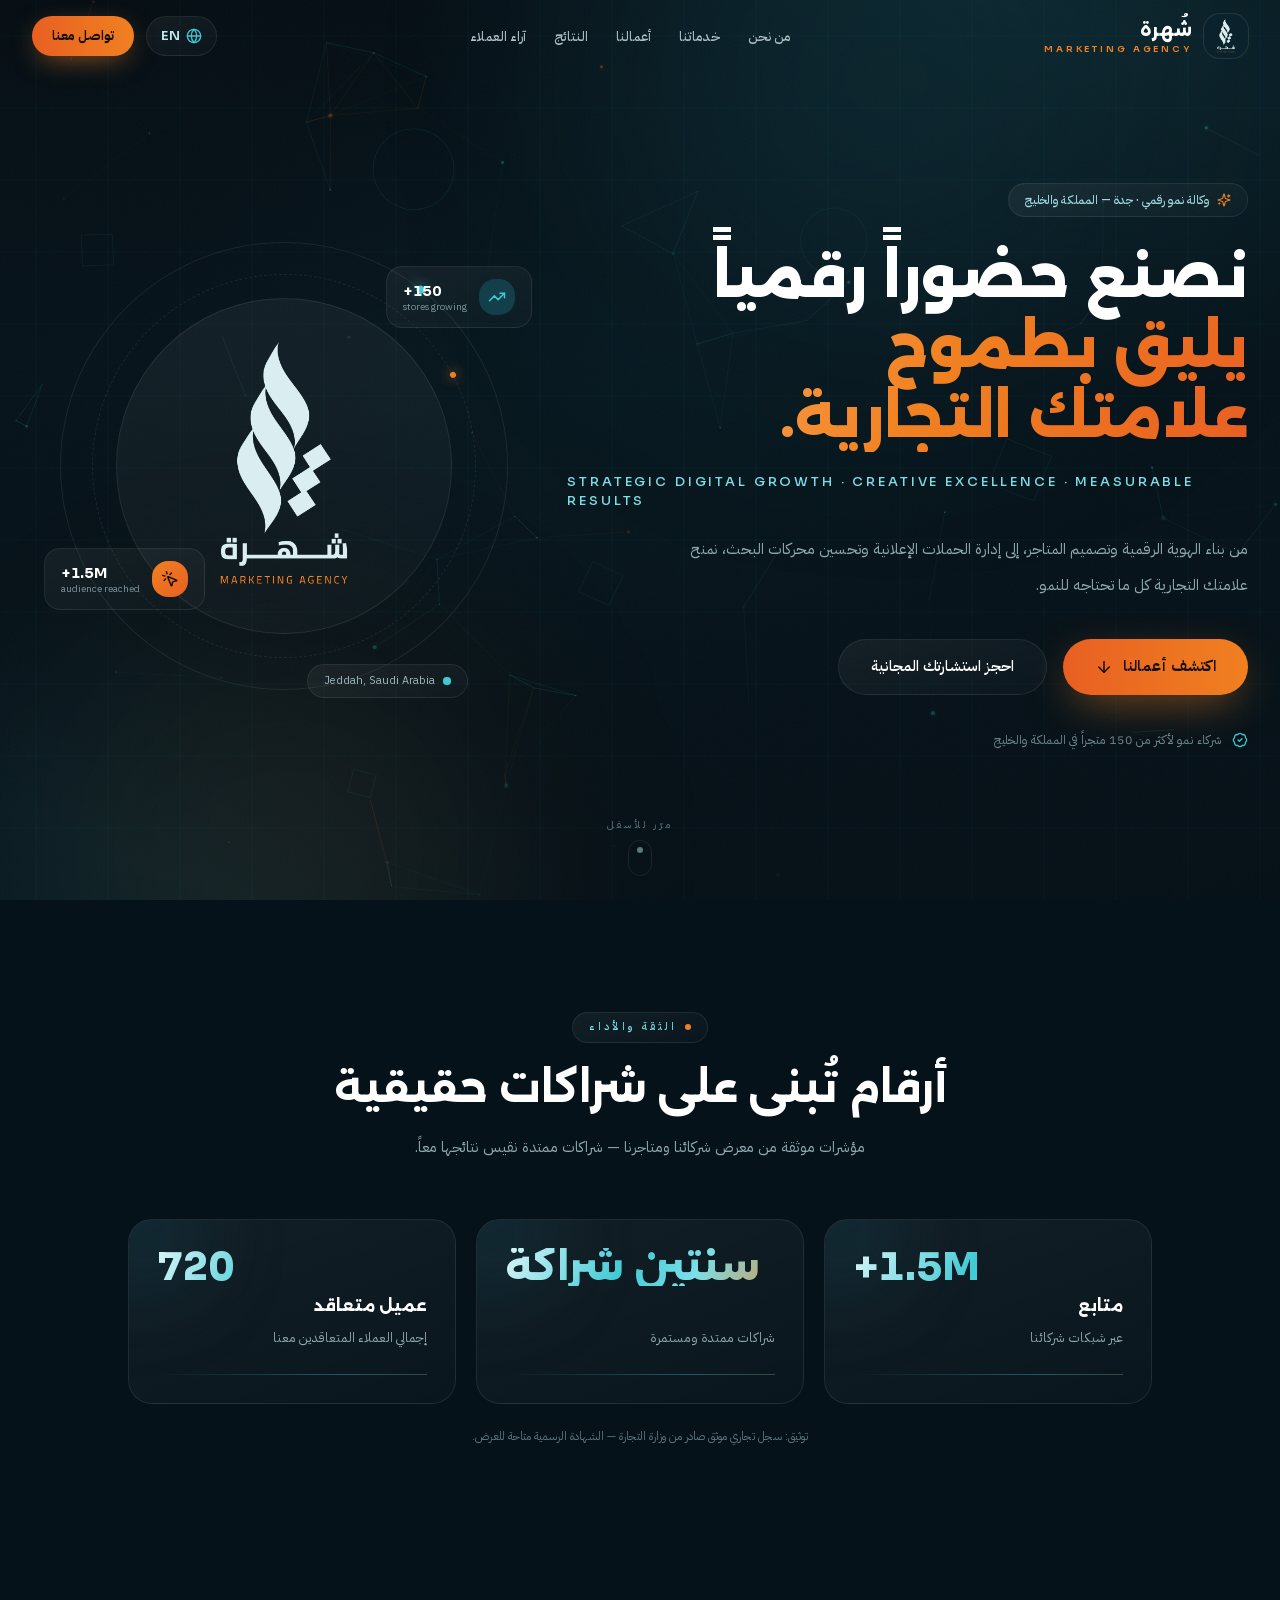
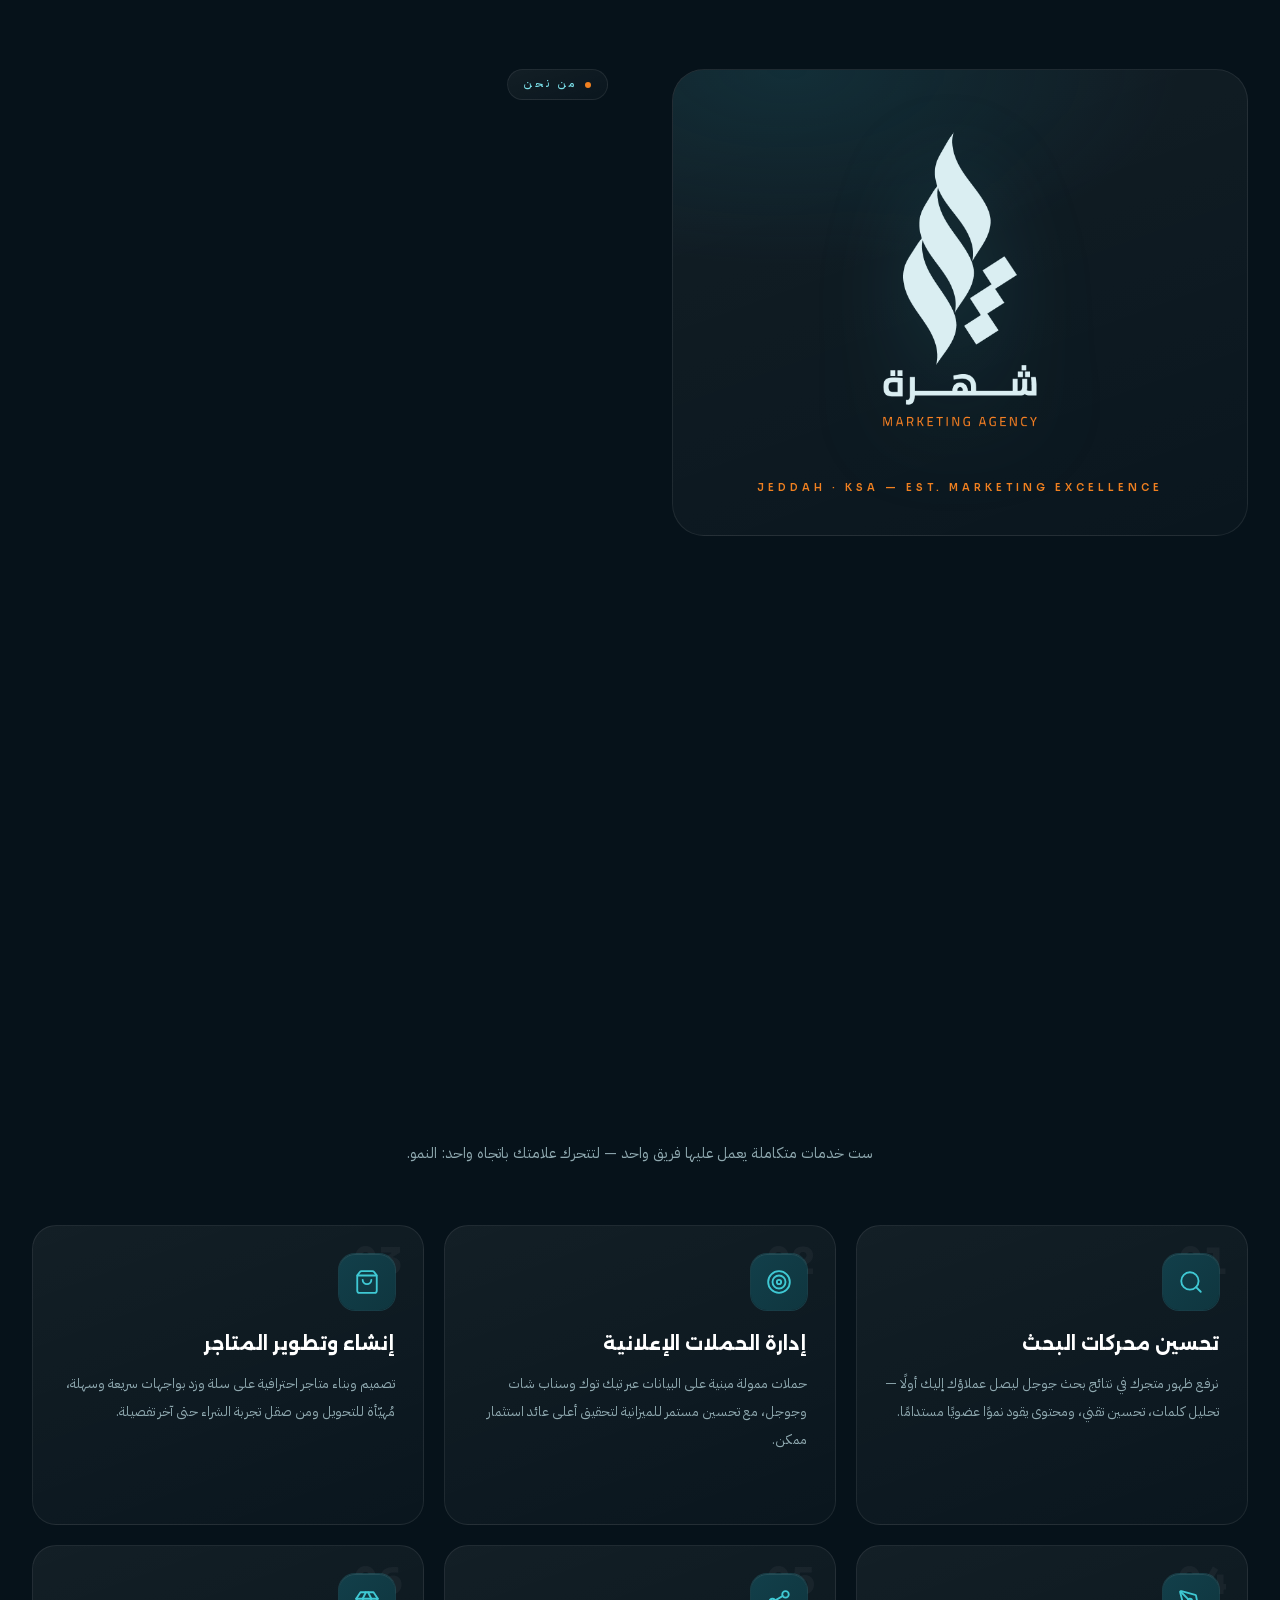
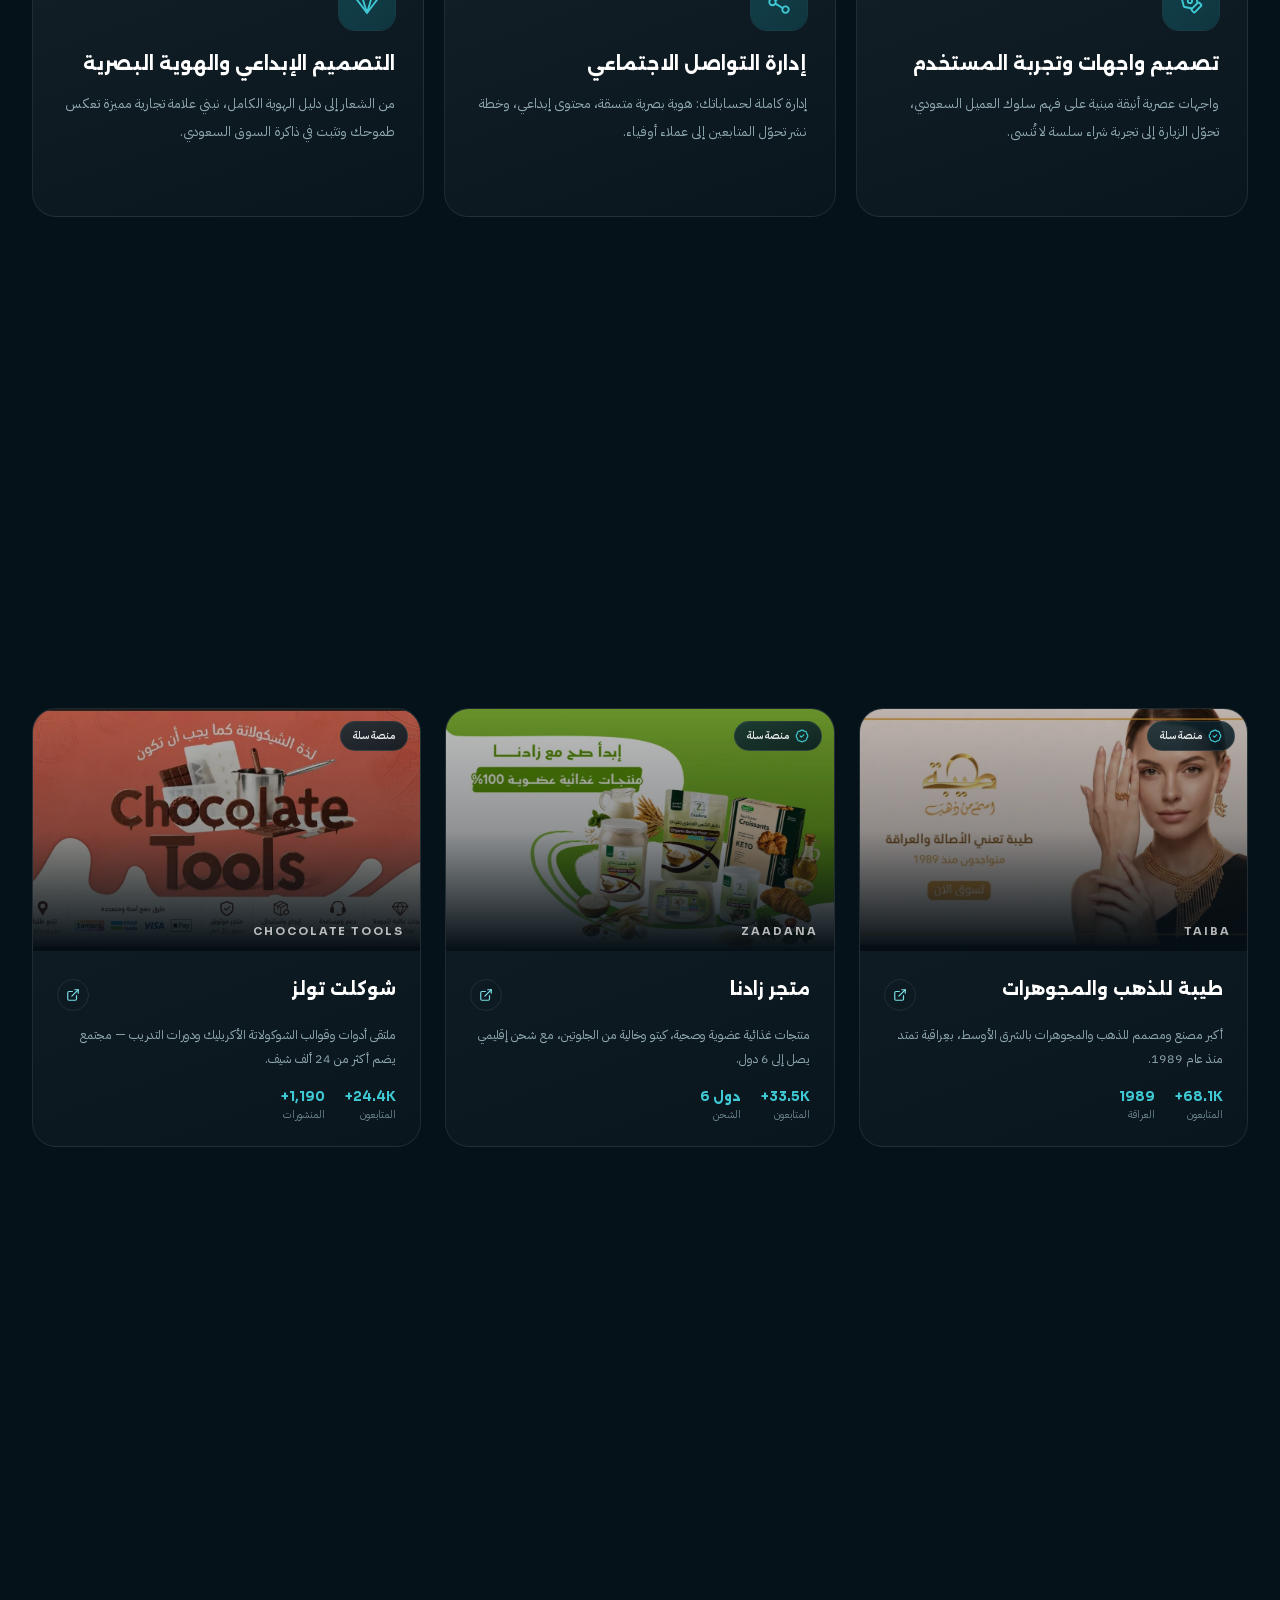
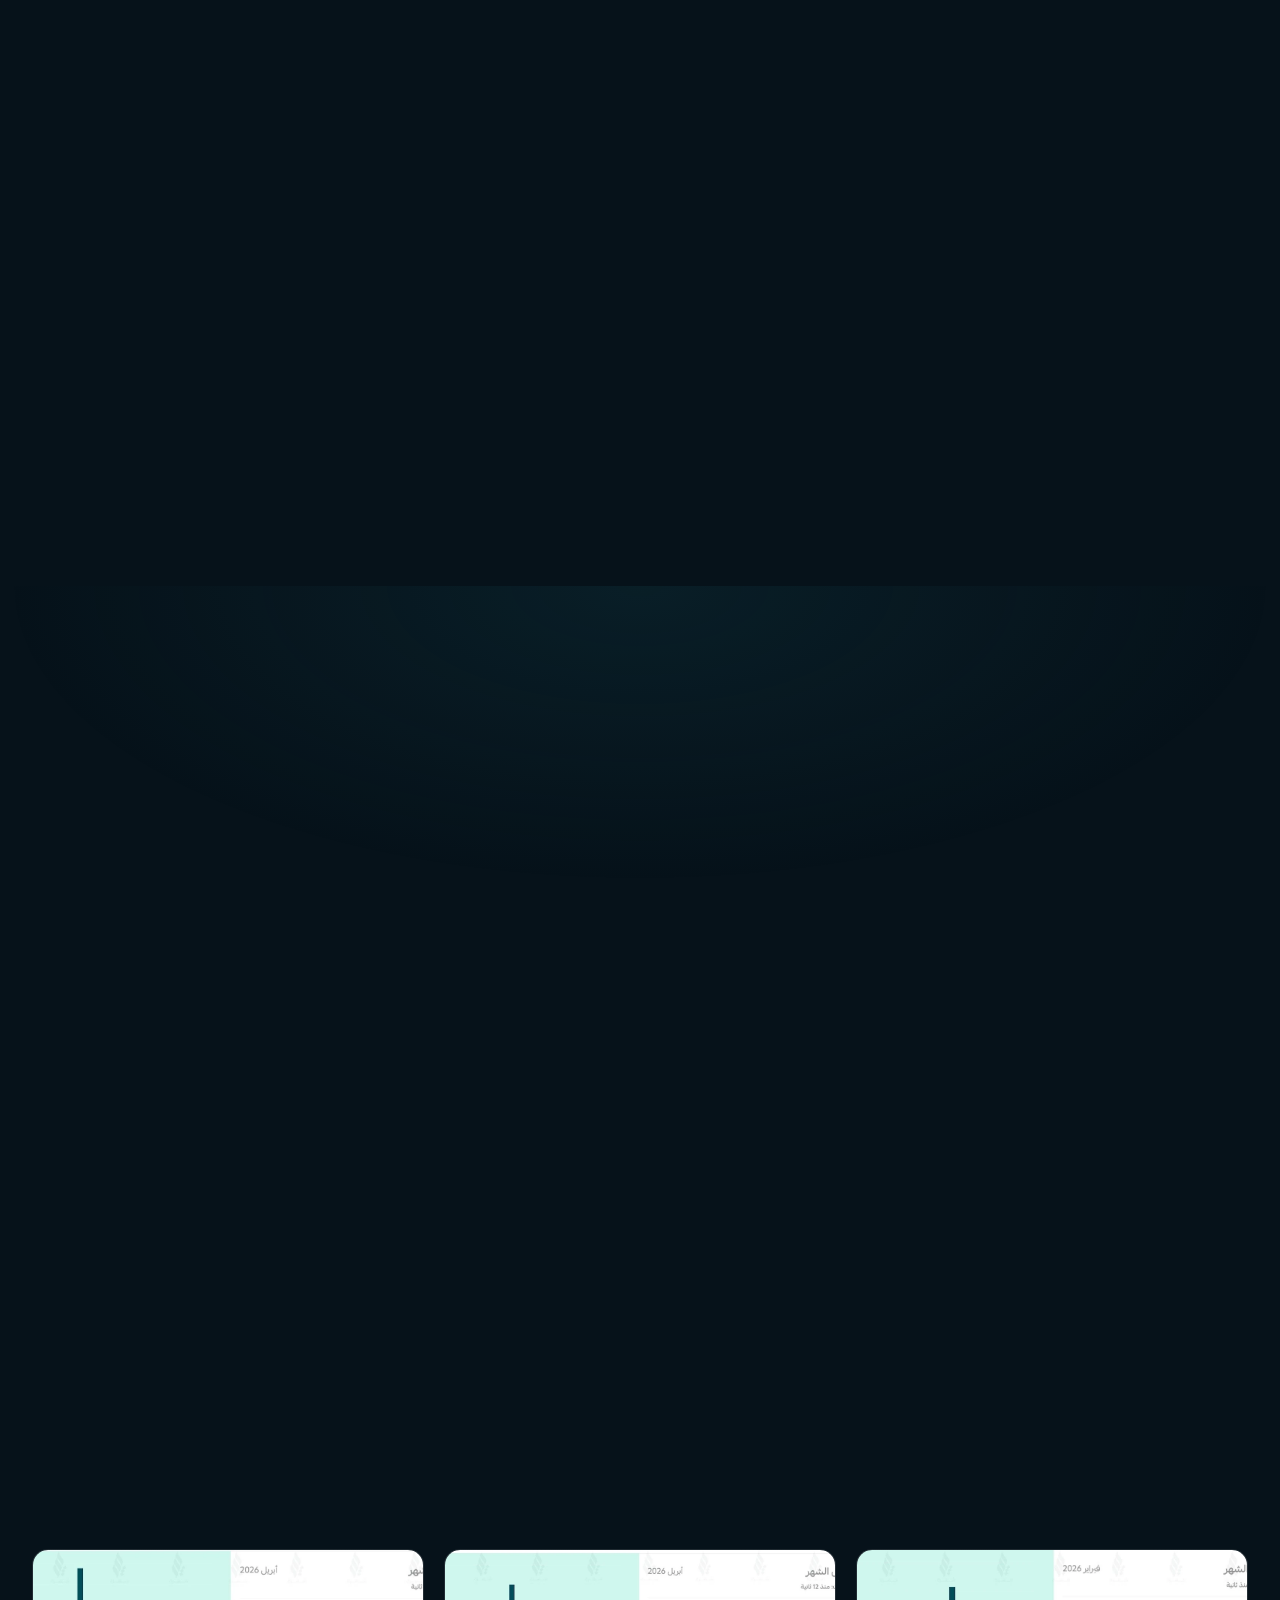
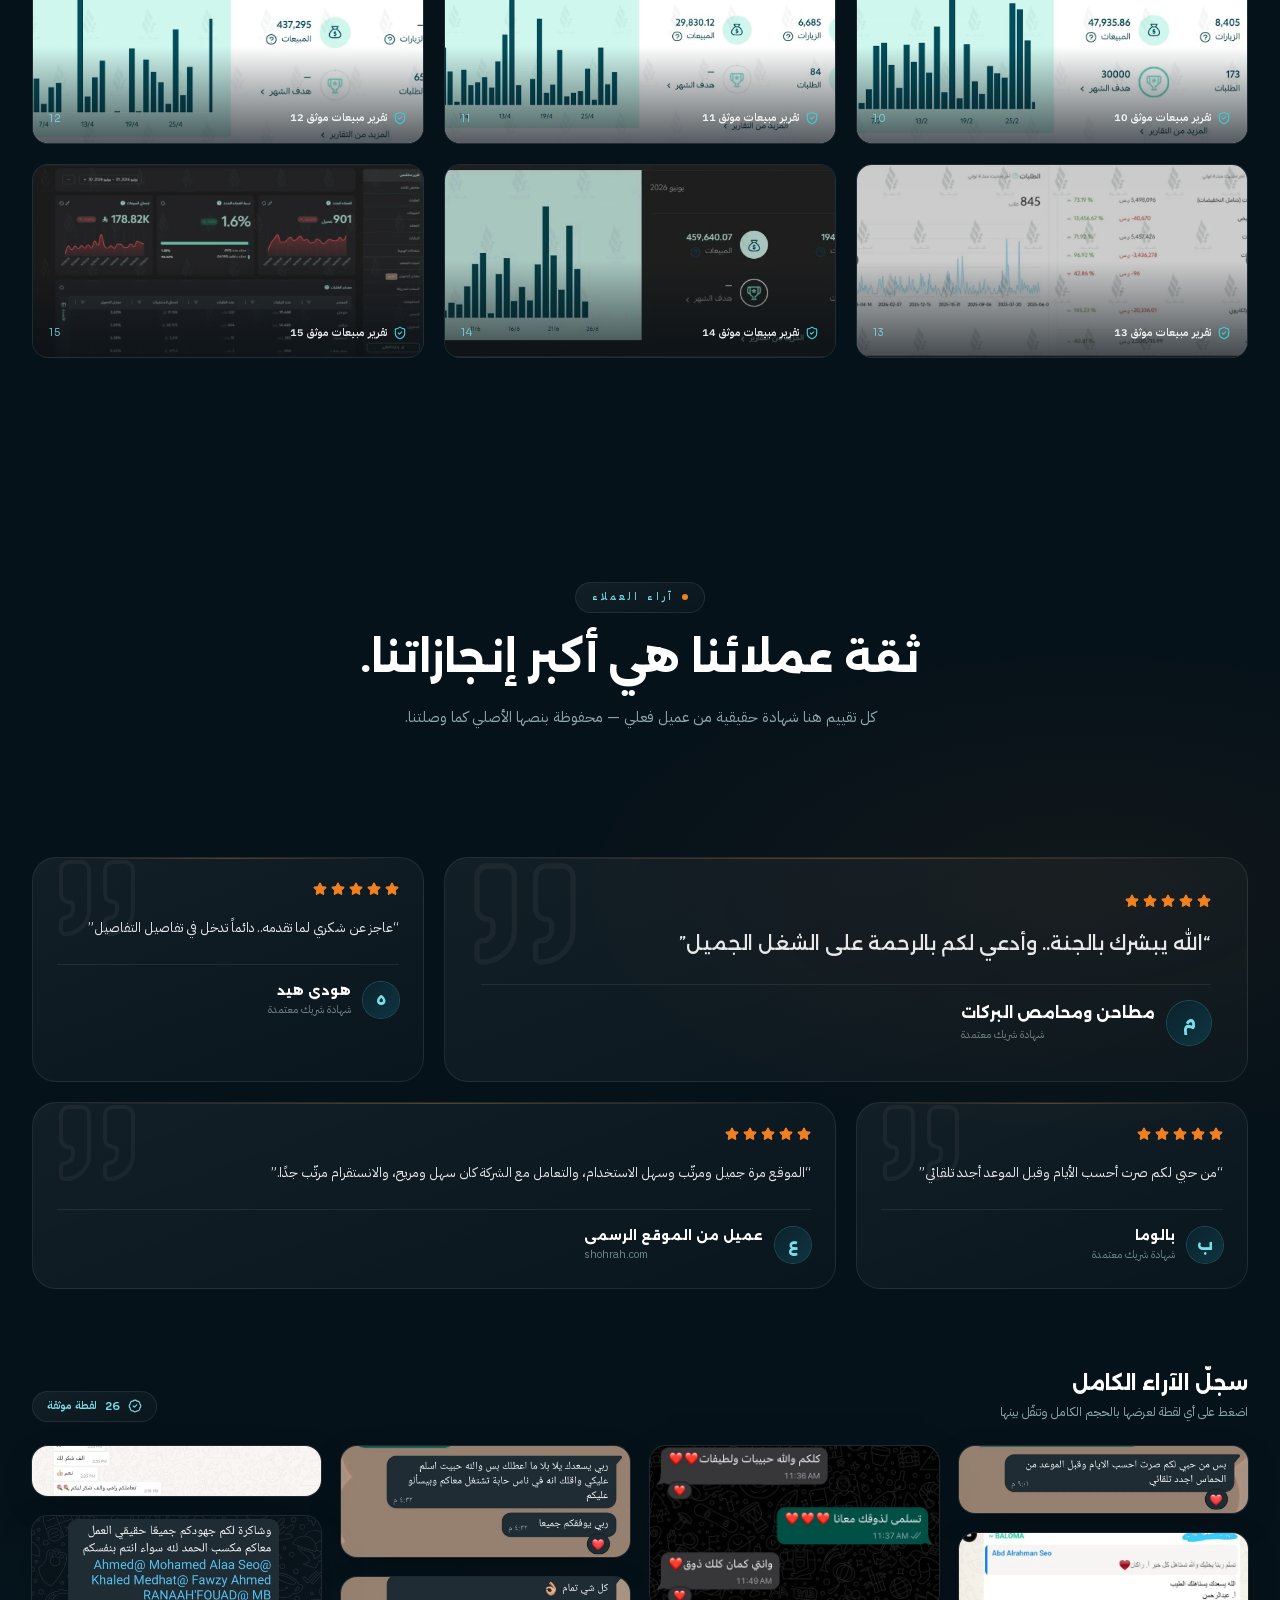
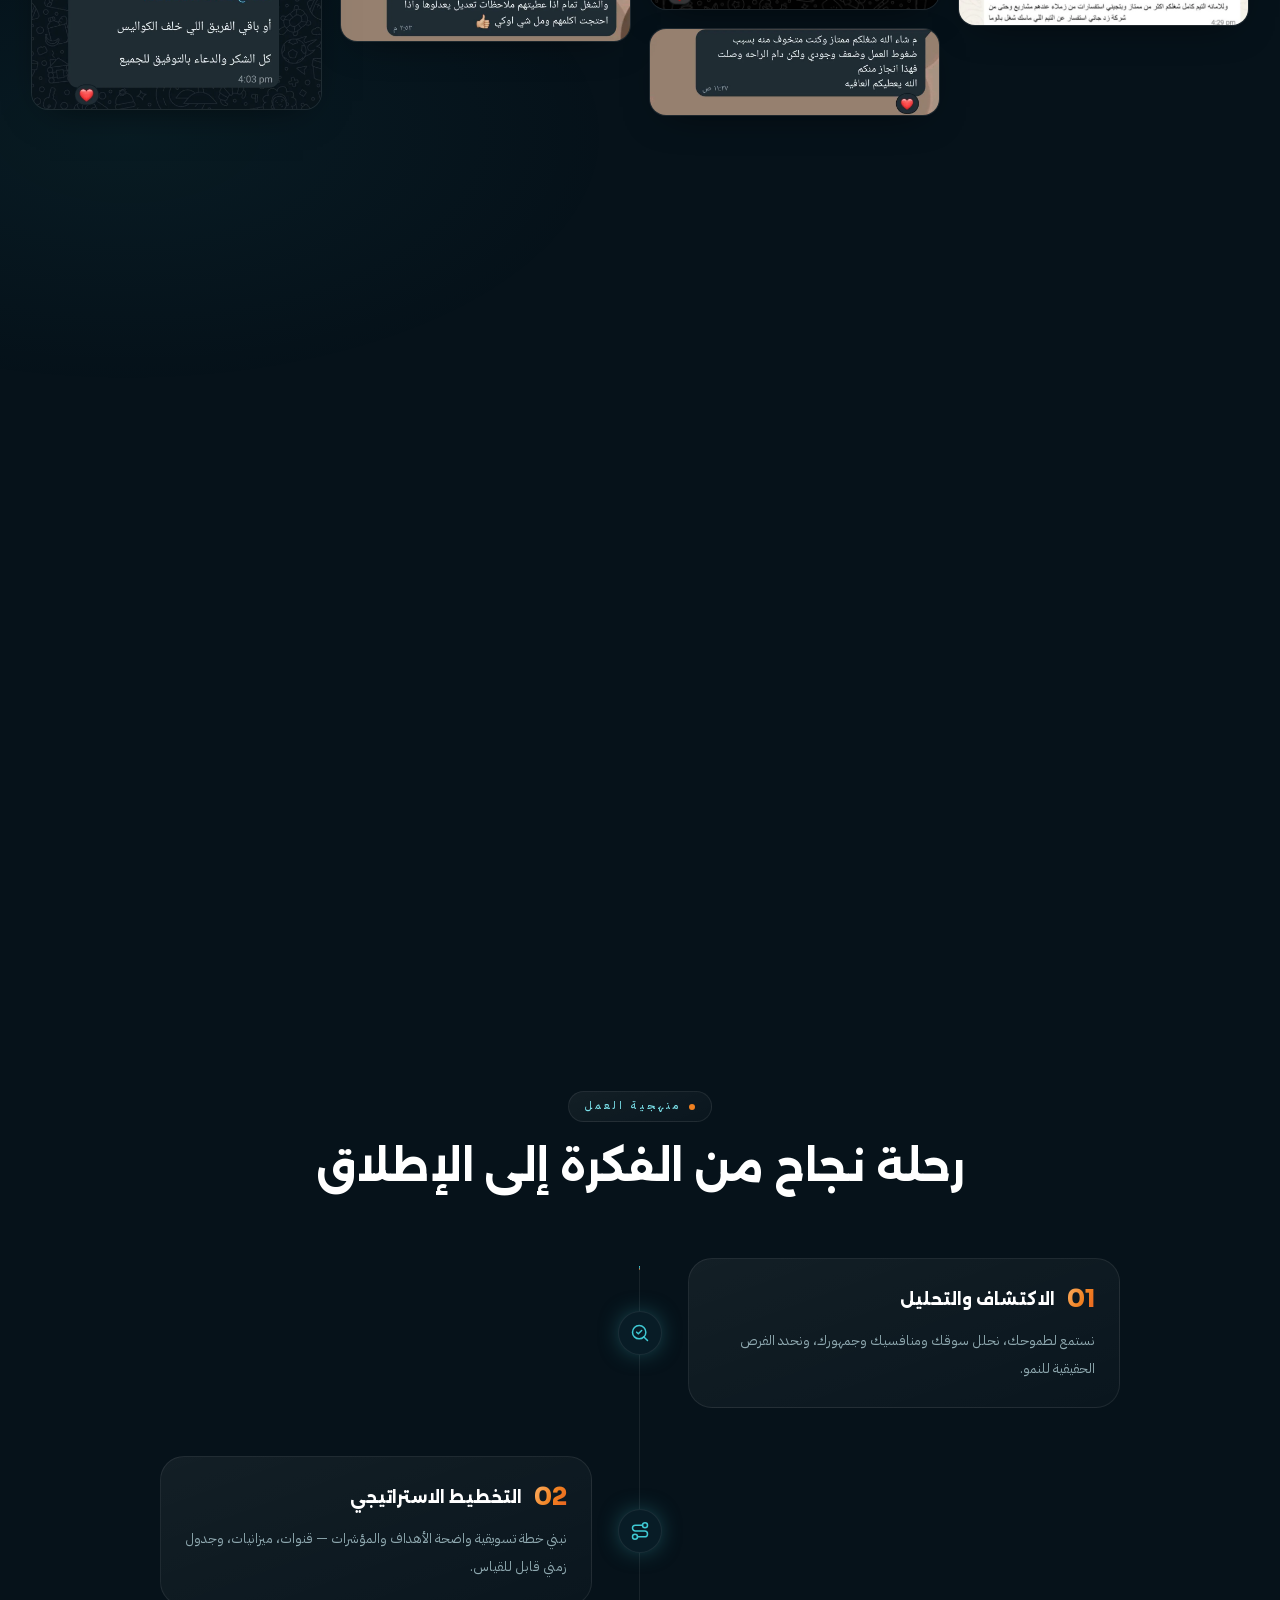
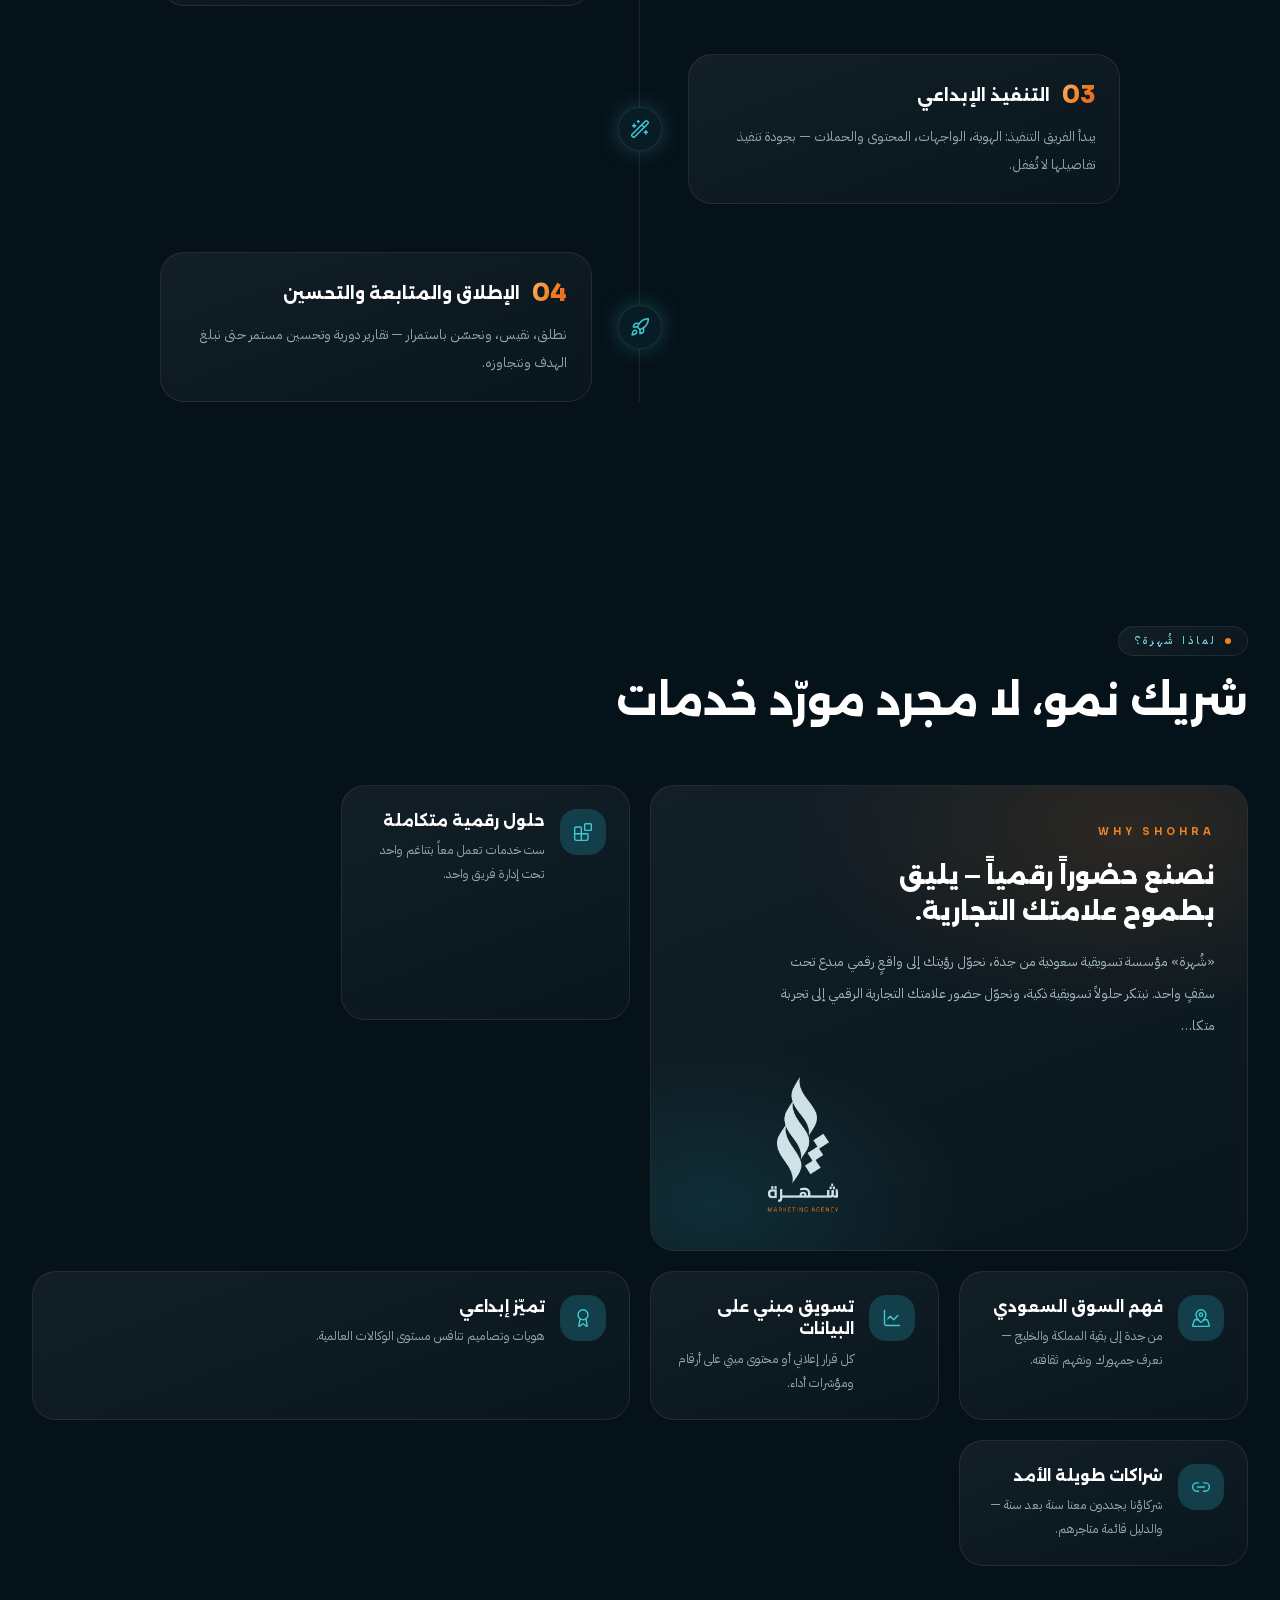
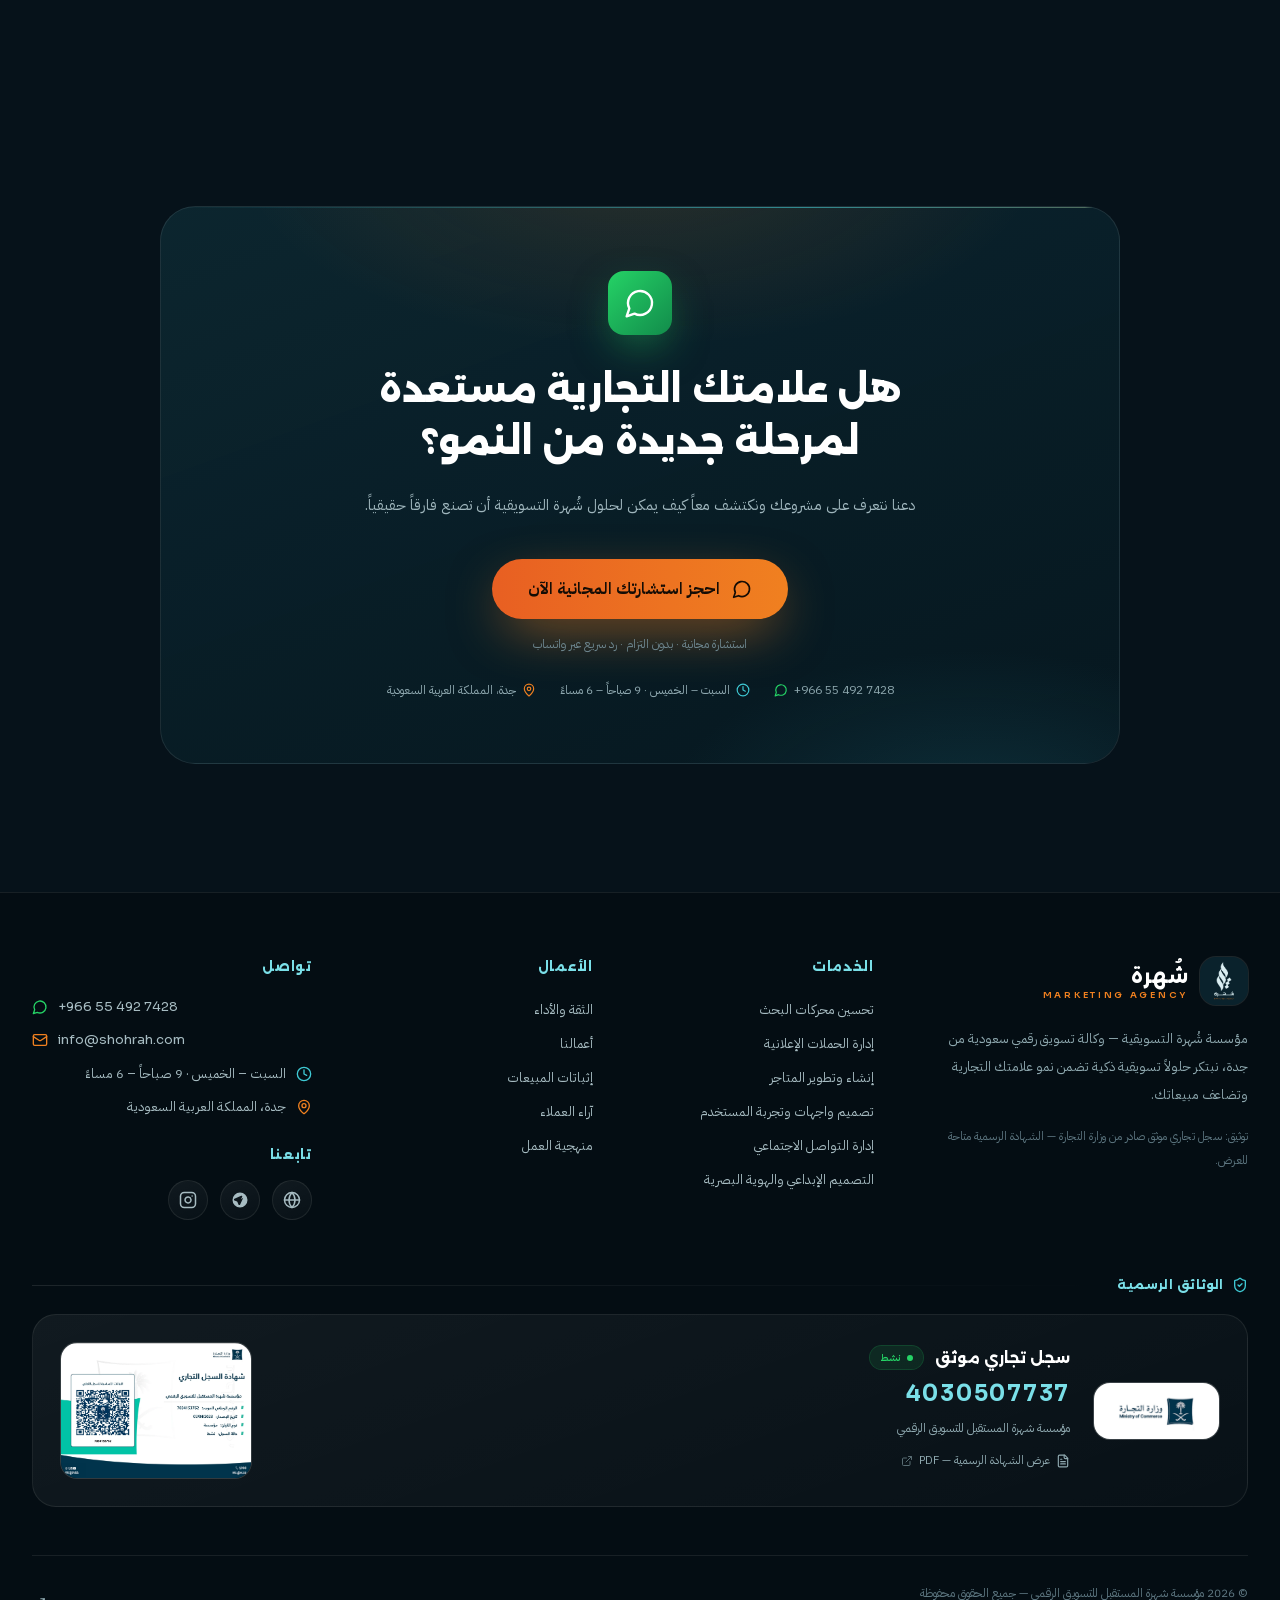
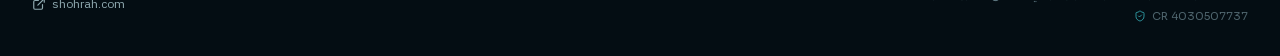
<file: index.html>
<!DOCTYPE html><!--__I5p4UffW44mBQWU8yUy--><html lang="ar" dir="rtl"><head><meta charSet="utf-8"/><meta name="viewport" content="width=device-width, initial-scale=1"/><link rel="preload" href="/_next/static/media/280fac012b00b901-s.p.9709d1fd.woff2" as="font" crossorigin="" type="font/woff2"/><link rel="preload" href="/_next/static/media/3347fc7792f0b5ea-s.p.4e0b272c.woff2" as="font" crossorigin="" type="font/woff2"/><link rel="preload" href="/_next/static/media/441492499fc86682-s.p.b0de9e14.woff2" as="font" crossorigin="" type="font/woff2"/><link rel="preload" href="/_next/static/media/57696fb0c8dcfe1f-s.p.cb67e064.woff2" as="font" crossorigin="" type="font/woff2"/><link rel="preload" href="/_next/static/media/5ad8fdb5805e9b4a-s.p.a7af9cce.woff2" as="font" crossorigin="" type="font/woff2"/><link rel="preload" href="/_next/static/media/5d6231e6818a3930-s.p.b30c7eb5.woff2" as="font" crossorigin="" type="font/woff2"/><link rel="preload" href="/_next/static/media/84cd8d504984ae62-s.p.df776b69.woff2" as="font" crossorigin="" type="font/woff2"/><link rel="preload" href="/_next/static/media/8f2ca9bed5019488-s.p.890835da.woff2" as="font" crossorigin="" type="font/woff2"/><link rel="preload" href="/_next/static/media/c24ca030dfcb5061-s.p.011ba70b.woff2" as="font" crossorigin="" type="font/woff2"/><link rel="preload" href="/_next/static/media/c412b9dae757a56d-s.p.a7353df5.woff2" as="font" crossorigin="" type="font/woff2"/><link rel="preload" href="/_next/static/media/c41ca59f1c34ba31-s.p.e20f337c.woff2" as="font" crossorigin="" type="font/woff2"/><link rel="preload" href="/_next/static/media/c9a0d344f313d307-s.p.2e3b0be0.woff2" as="font" crossorigin="" type="font/woff2"/><link rel="preload" href="/_next/static/media/ceec3e50f42c26e3-s.p.d48d1167.woff2" as="font" crossorigin="" type="font/woff2"/><link rel="preload" as="image" href="/assets/dashboards/sale-01.webp"/><link rel="preload" as="image" href="/assets/dashboards/sale-02.webp"/><link rel="preload" as="image" href="/assets/dashboards/sale-03.webp"/><link rel="preload" as="image" href="/assets/reviews/fb-01.webp"/><link rel="preload" as="image" href="/assets/reviews/fb-02.webp"/><link rel="preload" as="image" href="/assets/reviews/fb-03.webp"/><link rel="preload" as="image" href="/assets/reviews/fb-04.webp"/><link rel="preload" as="image" href="/assets/reviews/fb-05.webp"/><link rel="preload" as="image" href="/assets/reviews/fb-06.webp"/><link rel="preload" as="image" href="/assets/reviews/fb-07.webp"/><link rel="stylesheet" href="/_next/static/chunks/58414890e40179bd.css" data-precedence="next"/><link rel="stylesheet" href="/_next/static/chunks/98337c38b54093cd.css" data-precedence="next"/><link rel="preload" as="script" fetchPriority="low" href="/_next/static/chunks/21a0a4061f3ab64d.js"/><script src="/_next/static/chunks/7e2d679e147fc922.js" async=""></script><script src="/_next/static/chunks/3b3c7ed019bbd741.js" async=""></script><script src="/_next/static/chunks/turbopack-c1f9c90656942c05.js" async=""></script><script src="/_next/static/chunks/ff1a16fafef87110.js" async=""></script><script src="/_next/static/chunks/d2be314c3ece3fbe.js" async=""></script><script src="/_next/static/chunks/c327d14905dfb464.js" async=""></script><link rel="preload" as="image" href="/assets/reviews/fb-08.webp"/><meta name="next-size-adjust" content=""/><meta name="theme-color" content="#06131a"/><title>شُهرة | SHOHRA — وكالة تسويق رقمي في جدة · Digital Growth Agency</title><meta name="description" content="مؤسسة شُهرة التسويقية — وكالة تسويق رقمي سعودية في جدة: سيو، إدارة الحملات الإعلانية، تصميم وتطوير المتاجر الإلكترونية، UI/UX، سوشيال ميديا، وهوية بصرية. شركاء نمو لأكثر من 150 متجراً في المملكة والخليج. SHOHRA is a Saudi digital marketing &amp; e-commerce growth agency based in Jeddah."/><meta name="author" content="SHOHRA Marketing Agency"/><meta name="keywords" content="شهره التسويقية,وكالة تسويق في جدة,تسويق إلكتروني السعودية,SHOHRA,digital marketing agency Jeddah,Saudi e-commerce agency,تصميم متاجر سلة,إدارة حملات إعلانية,SEO السعودية"/><meta name="robots" content="index, follow"/><meta property="og:title" content="SHOHRA | شُهرة — وكالة تسويق رقمي متكاملة · جدة"/><meta property="og:description" content="نصنع حضوراً رقمياً يليق بطموح علامتك التجارية. شركاء نمو لأكثر من 150 متجراً إلكترونياً في المملكة والخليج."/><meta property="og:locale" content="ar_SA"/><meta property="og:image" content="https://www.shohrah.com/assets/images/shohrah/home-1.png"/><meta property="og:image:width" content="1030"/><meta property="og:image:height" content="880"/><meta property="og:image:alt" content="SHOHRA Marketing Agency"/><meta property="og:locale:alternate" content="en_US"/><meta property="og:type" content="website"/><meta name="twitter:card" content="summary_large_image"/><meta name="twitter:title" content="SHOHRA | شُهرة — وكالة تسويق رقمي متكاملة"/><meta name="twitter:description" content="شركاء نمو رقمي لأكثر من 150 متجراً في السعودية والخليج. Strategic Digital Growth. Creative Excellence. Measurable Results."/><meta name="twitter:image" content="https://www.shohrah.com/assets/images/shohrah/home-1.png"/><meta name="twitter:image:width" content="1030"/><meta name="twitter:image:height" content="880"/><meta name="twitter:image:alt" content="SHOHRA Marketing Agency"/><link rel="icon" href="/assets/favicon.png"/><link rel="apple-touch-icon" href="/assets/touch-icon.png"/><script src="/_next/static/chunks/a6dad97d9634a72d.js" noModule=""></script></head><body class="alexandria_aa6cb617-module__QpTu_q__variable ibm_plex_sans_arabic_1c3b5d73-module__k8H6rW__variable sora_b440de6a-module__Vb569G__variable antialiased"><div hidden=""><!--$--><!--/$--></div><script type="application/ld+json">{"@context":"https://schema.org","@type":"Organization","name":"مؤسسة شهرة المستقبل للتسويق الرقمي","alternateName":"SHOHRA Marketing Agency","url":"https://www.shohrah.com","logo":"https://www.shohrah.com/assets/images/shohrah/logo.png","address":{"@type":"PostalAddress","addressLocality":"Jeddah","addressCountry":"SA"},"identifier":[{"@type":"PropertyValue","name":"Commercial Registration Number","value":"4030507737"}],"sameAs":["https://linktr.ee/shohramarketing1","https://www.instagram.com/shohramarketing1/"]}</script><div aria-hidden="true" class="fixed inset-0 -z-10 overflow-hidden bg-[#06121a]"><div class="absolute inset-0" style="background:radial-gradient(1200px 800px at 85% -10%, rgba(18,63,74,0.55), transparent 60%),radial-gradient(900px 700px at 8% 108%, rgba(15,54,63,0.5), transparent 55%),radial-gradient(700px 500px at 50% 40%, rgba(8,28,36,0.6), transparent 70%),linear-gradient(180deg, #050e14 0%, #06131a 40%, #051017 100%)"></div><div class="absolute -top-40 right-[12%] h-[480px] w-[480px] rounded-full bg-[#123f4a]/25 blur-[130px]"></div><div class="absolute bottom-[-160px] left-[6%] h-[420px] w-[420px] rounded-full bg-[#f08020]/[0.07] blur-[120px]"></div><canvas class="absolute inset-0"></canvas><div class="bg-noise absolute inset-0 opacity-[0.05]"></div><div class="absolute inset-0" style="background:radial-gradient(120% 90% at 50% 50%, transparent 60%, rgba(3,9,12,0.55) 100%)"></div></div><div aria-hidden="true" class="pointer-events-none fixed left-0 top-0 z-[90] h-[560px] w-[560px] rounded-full" style="opacity:0;background:radial-gradient(circle, rgba(63,201,212,0.07) 0%, rgba(240,128,32,0.035) 35%, transparent 65%);mix-blend-mode:screen"></div><div aria-hidden="true" class="pointer-events-none fixed left-0 top-0 z-[99] h-9 w-9 rounded-full border opacity-0 transition-[border-color] duration-200"></div><div aria-hidden="true" class="pointer-events-none fixed left-0 top-0 z-[99] h-1.5 w-1.5 rounded-full bg-[#f08020]" style="opacity:0;box-shadow:0 0 10px rgba(240,128,32,0.9)"></div><div class="relative z-10 flex min-h-screen flex-col"><header class="fixed inset-x-0 top-0 z-[80] transition-all duration-500 bg-transparent" style="opacity:0;transform:translateY(-70px)"><nav class="mx-auto flex h-[72px] max-w-7xl items-center justify-between px-5 sm:px-8" aria-label="Main"><a href="#top" class="flex items-center gap-3" aria-label="SHOHRA"><span class="relative h-11 w-11 overflow-hidden rounded-xl bg-[#0a222c] ring-1 ring-white/10"><img alt="شُهرة — SHOHRA" loading="lazy" decoding="async" data-nimg="fill" class="object-cover p-1" style="position:absolute;height:100%;width:100%;left:0;top:0;right:0;bottom:0;color:transparent" src="/assets/logo-light.png"/></span><span class="hidden flex-col leading-tight sm:flex"><span class="font-display text-lg font-bold text-white">شُهرة</span><span class="font-latin text-[9px] font-semibold tracking-[0.32em] text-[#f08020]">MARKETING AGENCY</span></span></a><ul class="hidden items-center gap-7 lg:flex"><li><a href="#about" class="group relative text-[13.5px] font-medium text-[#aebfc5] transition hover:text-white">من نحن<span class="absolute -bottom-1.5 start-0 h-px w-0 bg-gradient-to-l from-[#3fc9d4] to-[#f08020] transition-all duration-300 group-hover:w-full"></span></a></li><li><a href="#services" class="group relative text-[13.5px] font-medium text-[#aebfc5] transition hover:text-white">خدماتنا<span class="absolute -bottom-1.5 start-0 h-px w-0 bg-gradient-to-l from-[#3fc9d4] to-[#f08020] transition-all duration-300 group-hover:w-full"></span></a></li><li><a href="#work" class="group relative text-[13.5px] font-medium text-[#aebfc5] transition hover:text-white">أعمالنا<span class="absolute -bottom-1.5 start-0 h-px w-0 bg-gradient-to-l from-[#3fc9d4] to-[#f08020] transition-all duration-300 group-hover:w-full"></span></a></li><li><a href="#results" class="group relative text-[13.5px] font-medium text-[#aebfc5] transition hover:text-white">النتائج<span class="absolute -bottom-1.5 start-0 h-px w-0 bg-gradient-to-l from-[#3fc9d4] to-[#f08020] transition-all duration-300 group-hover:w-full"></span></a></li><li><a href="#testimonials" class="group relative text-[13.5px] font-medium text-[#aebfc5] transition hover:text-white">آراء العملاء<span class="absolute -bottom-1.5 start-0 h-px w-0 bg-gradient-to-l from-[#3fc9d4] to-[#f08020] transition-all duration-300 group-hover:w-full"></span></a></li></ul><div class="flex items-center gap-3"><button class="glass flex h-10 items-center gap-1.5 rounded-full px-3.5 text-[13px] font-semibold text-[#bfe9ee] transition hover:border-[#3fc9d4]/50 hover:text-white" aria-label="Switch language"><svg xmlns="http://www.w3.org/2000/svg" width="24" height="24" viewBox="0 0 24 24" fill="none" stroke="currentColor" stroke-width="2" stroke-linecap="round" stroke-linejoin="round" class="lucide lucide-globe h-4 w-4 text-[#3fc9d4]" aria-hidden="true"><circle cx="12" cy="12" r="10"></circle><path d="M12 2a14.5 14.5 0 0 0 0 20 14.5 14.5 0 0 0 0-20"></path><path d="M2 12h20"></path></svg><span class="font-latin">EN</span></button><a href="#contact" class="hidden h-10 items-center rounded-full bg-gradient-to-l from-[#f08020] to-[#e85f22] px-5 text-[13.5px] font-bold text-[#140c05] shadow-[0_8px_28px_-8px_rgba(240,128,32,0.65)] transition hover:brightness-110 md:inline-flex">تواصل معنا</a><button class="glass flex h-10 w-10 items-center justify-center rounded-full text-white lg:hidden" aria-label="القائمة"><svg xmlns="http://www.w3.org/2000/svg" width="24" height="24" viewBox="0 0 24 24" fill="none" stroke="currentColor" stroke-width="2" stroke-linecap="round" stroke-linejoin="round" class="lucide lucide-menu h-5 w-5" aria-hidden="true"><path d="M4 12h16"></path><path d="M4 18h16"></path><path d="M4 6h16"></path></svg></button></div></nav><div class="shimmer-line h-px w-full transition-opacity duration-500 opacity-0"></div></header><main class="flex-1"><section id="top" class="relative flex min-h-[100svh] items-center overflow-hidden pt-24 pb-16"><div class="mx-auto grid w-full max-w-7xl grid-cols-1 items-center gap-14 px-5 sm:px-8 lg:grid-cols-[1.15fr_0.85fr] lg:gap-8"><div class="relative z-10 text-center lg:text-start"><div class="mb-6 inline-flex" style="opacity:0;transform:translateY(18px)"><span class="glass inline-flex items-center gap-2 rounded-full px-4 py-2 text-xs font-medium text-[#9fd9df]"><svg xmlns="http://www.w3.org/2000/svg" width="24" height="24" viewBox="0 0 24 24" fill="none" stroke="currentColor" stroke-width="2" stroke-linecap="round" stroke-linejoin="round" class="lucide lucide-sparkles h-3.5 w-3.5 text-[#f08020]" aria-hidden="true"><path d="M9.937 15.5A2 2 0 0 0 8.5 14.063l-6.135-1.582a.5.5 0 0 1 0-.962L8.5 9.936A2 2 0 0 0 9.937 8.5l1.582-6.135a.5.5 0 0 1 .963 0L14.063 8.5A2 2 0 0 0 15.5 9.937l6.135 1.581a.5.5 0 0 1 0 .964L15.5 14.063a2 2 0 0 0-1.437 1.437l-1.582 6.135a.5.5 0 0 1-.963 0z"></path><path d="M20 3v4"></path><path d="M22 5h-4"></path><path d="M4 17v2"></path><path d="M5 18H3"></path></svg>وكالة نمو رقمي · جدة — المملكة والخليج</span></div><h1 class="font-display text-balance text-[2.35rem] font-extrabold leading-[1.28] text-white sm:text-5xl lg:text-[3.6rem] lg:leading-[1.22]"><span class="block" style="opacity:0;transform:translateY(30px)">نصنع حضوراً رقمياً</span><span class="text-gradient-orange block" style="opacity:0;transform:translateY(30px)">يليق بطموح علامتك التجارية.</span></h1><p class="font-latin mt-5 text-[13px] font-medium uppercase tracking-[0.22em] text-[#7adfe8]" dir="ltr" style="opacity:0;transform:translateY(22px)">Strategic Digital Growth · Creative Excellence · Measurable Results</p><p class="mx-auto mt-5 max-w-xl text-pretty text-[15.5px] leading-9 text-[#8fa9b0] lg:mx-0" style="opacity:0;transform:translateY(22px)">من بناء الهوية الرقمية وتصميم المتاجر، إلى إدارة الحملات الإعلانية وتحسين محركات البحث، نمنح علامتك التجارية كل ما تحتاجه للنمو.</p><div class="mt-9 flex flex-wrap items-center justify-center gap-4 lg:justify-start" style="opacity:0;transform:translateY(22px)"><div style="transform:none"><a href="#work" class="group relative inline-flex h-14 items-center gap-2.5 overflow-hidden rounded-full bg-gradient-to-l from-[#f08020] to-[#e85f22] px-8 text-[15px] font-bold text-[#140c05] shadow-[0_14px_44px_-10px_rgba(240,128,32,0.55)] transition hover:brightness-110"><span class="relative z-10">اكتشف أعمالنا</span><svg xmlns="http://www.w3.org/2000/svg" width="24" height="24" viewBox="0 0 24 24" fill="none" stroke="currentColor" stroke-width="2" stroke-linecap="round" stroke-linejoin="round" class="lucide lucide-arrow-down relative z-10 h-4.5 w-4.5 transition-transform duration-300 group-hover:translate-y-0.5 rtl:rotate-0" aria-hidden="true"><path d="M12 5v14"></path><path d="m19 12-7 7-7-7"></path></svg><span class="absolute inset-0 -translate-x-full bg-gradient-to-l from-transparent via-white/25 to-transparent transition-transform duration-700 group-hover:translate-x-full"></span></a></div><div style="transform:none"><a href="https://wa.me/966554927428?text=%D8%A7%D9%84%D8%B3%D9%84%D8%A7%D9%85%20%D8%B9%D9%84%D9%8A%D9%83%D9%85%D8%8C%20%D8%A3%D8%B1%D8%BA%D8%A8%20%D9%81%D9%8A%20%D8%A7%D8%B3%D8%AA%D8%B4%D8%A7%D8%B1%D8%A9%20%D8%AA%D8%B3%D9%88%D9%8A%D9%82%D9%8A%D8%A9%20%D9%84%D9%85%D8%AA%D8%AC%D8%B1%D9%8A" target="_blank" rel="noopener noreferrer" class="glass glow-card inline-flex h-14 items-center gap-2.5 rounded-full px-8 text-[15px] font-semibold text-white">احجز استشارتك المجانية</a></div></div><div class="mt-9 flex items-center justify-center gap-2.5 text-[12.5px] text-[#6d868e] lg:justify-start" style="opacity:0"><svg xmlns="http://www.w3.org/2000/svg" width="24" height="24" viewBox="0 0 24 24" fill="none" stroke="currentColor" stroke-width="2" stroke-linecap="round" stroke-linejoin="round" class="lucide lucide-badge-check h-4 w-4 shrink-0 text-[#3fc9d4]" aria-hidden="true"><path d="M3.85 8.62a4 4 0 0 1 4.78-4.77 4 4 0 0 1 6.74 0 4 4 0 0 1 4.78 4.78 4 4 0 0 1 0 6.74 4 4 0 0 1-4.77 4.78 4 4 0 0 1-6.75 0 4 4 0 0 1-4.78-4.77 4 4 0 0 1 0-6.76Z"></path><path d="m9 12 2 2 4-4"></path></svg>شركاء نمو لأكثر من 150 متجراً في المملكة والخليج</div></div><div class="relative z-10 mx-auto hidden w-full max-w-md lg:block" aria-hidden="true" style="opacity:0;transform:scale(0.9)"><div class="relative mx-auto aspect-square w-full"><div class="absolute inset-0 rounded-full border border-[#3fc9d4]/15"><span class="absolute -top-1 left-1/2 h-2 w-2 -translate-x-1/2 rounded-full bg-[#3fc9d4] shadow-[0_0_14px_rgba(63,201,212,0.9)]"></span></div><div class="absolute inset-8 rounded-full border border-dashed border-[#f08020]/20"><span class="absolute top-1/2 -right-1 h-1.5 w-1.5 -translate-y-1/2 rounded-full bg-[#f08020] shadow-[0_0_12px_rgba(240,128,32,0.9)]"></span></div><div class="glass absolute inset-14 flex items-center justify-center rounded-full"><div class="relative h-full w-full p-10"><img alt="" loading="lazy" decoding="async" data-nimg="fill" class="animate-floaty object-contain p-8" style="position:absolute;height:100%;width:100%;left:0;top:0;right:0;bottom:0;color:transparent;--rot:0deg" src="/assets/logo-light.png"/></div></div></div><div class="glass animate-floaty absolute -start-6 top-6 flex items-center gap-3 rounded-2xl px-4 py-3" style="--rot:-2deg;animation-delay:0.4s;opacity:0;transform:translateY(20px)"><span class="flex h-9 w-9 items-center justify-center rounded-xl bg-[#123f4a] text-[#3fc9d4]"><svg xmlns="http://www.w3.org/2000/svg" width="24" height="24" viewBox="0 0 24 24" fill="none" stroke="currentColor" stroke-width="2" stroke-linecap="round" stroke-linejoin="round" class="lucide lucide-trending-up h-4.5 w-4.5" aria-hidden="true"><path d="M16 7h6v6"></path><path d="m22 7-8.5 8.5-5-5L2 17"></path></svg></span><span class="flex flex-col leading-tight" dir="ltr"><span class="font-latin text-sm font-bold text-white tabular-nums">+150</span><span class="text-[10px] text-[#7d959d]">stores growing</span></span></div><div class="glass animate-floaty absolute -end-4 bottom-20 flex items-center gap-3 rounded-2xl px-4 py-3" style="--rot:2deg;animation-delay:1.6s;opacity:0;transform:translateY(20px)"><span class="flex h-9 w-9 items-center justify-center rounded-xl bg-gradient-to-br from-[#f08020] to-[#e85f22] text-[#140c05]"><svg xmlns="http://www.w3.org/2000/svg" width="24" height="24" viewBox="0 0 24 24" fill="none" stroke="currentColor" stroke-width="2" stroke-linecap="round" stroke-linejoin="round" class="lucide lucide-mouse-pointer-click h-4.5 w-4.5" aria-hidden="true"><path d="M14 4.1 12 6"></path><path d="m5.1 8-2.9-.8"></path><path d="m6 12-1.9 2"></path><path d="M7.2 2.2 8 5.1"></path><path d="M9.037 9.69a.498.498 0 0 1 .653-.653l11 4.5a.5.5 0 0 1-.074.949l-4.349 1.041a1 1 0 0 0-.74.739l-1.04 4.35a.5.5 0 0 1-.95.074z"></path></svg></span><span class="flex flex-col leading-tight" dir="ltr"><span class="font-latin text-sm font-bold text-white tabular-nums">+1.5M</span><span class="text-[10px] text-[#7d959d]">audience reached</span></span></div><div class="glass absolute -bottom-2 start-10 flex items-center gap-2 rounded-full px-4 py-2" style="opacity:0"><span class="relative flex h-2 w-2"><span class="absolute inline-flex h-full w-full animate-ping rounded-full bg-[#3fc9d4] opacity-60"></span><span class="relative inline-flex h-2 w-2 rounded-full bg-[#3fc9d4]"></span></span><span class="text-[11px] text-[#9fb6bd]" dir="ltr">Jeddah, Saudi Arabia</span></div></div></div><a href="#trust" class="absolute inset-x-0 bottom-6 z-10 mx-auto flex w-max flex-col items-center gap-2 text-[#5d7680] transition hover:text-[#7adfe8]" aria-label="مرّر للأسفل" style="opacity:0"><span class="text-[10px] tracking-[0.3em]">مرّر للأسفل</span><span class="flex h-9 w-6 items-start justify-center rounded-full border border-current p-1.5"><span class="animate-scroll-dot h-1.5 w-1.5 rounded-full bg-current"></span></span></a></section><section id="trust" class="relative py-24 sm:py-28"><div class="mx-auto max-w-7xl px-5 sm:px-8"><div class="flex flex-col items-center text-center gap-4"><div style="opacity:0;transform:translateY(28px)"><span class="glass inline-flex items-center gap-2 rounded-full px-4 py-1.5 text-[11px] font-medium text-[#7adfe8] section-kicker uppercase"><span class="inline-block h-1.5 w-1.5 rounded-full bg-[#f08020]"></span>الثقة والأداء</span></div><div style="opacity:0;transform:translateY(28px)"><h2 class="font-display text-balance text-3xl font-bold leading-[1.35] text-white sm:text-4xl lg:text-[2.6rem]">أرقام تُبنى على شراكات حقيقية</h2></div><div style="opacity:0;transform:translateY(28px)"><p class="max-w-2xl text-pretty text-[15px] leading-8 text-[#8fa9b0]">مؤشرات موثقة من معرض شركائنا ومتاجرنا — شراكات ممتدة نقيس نتائجها معاً.</p></div></div><div class="mx-auto mt-14 grid max-w-5xl grid-cols-1 gap-5 sm:grid-cols-3"><div style="opacity:0;transform:translateY(28px)"><div class="glass glow-card group relative h-full overflow-hidden rounded-3xl p-7"><div class="absolute -end-10 -top-10 h-28 w-28 rounded-full bg-[#123f4a]/50 blur-2xl transition group-hover:bg-[#f08020]/15"></div><div class="relative flex flex-col gap-2"><span class="font-display text-[2.1rem] font-extrabold leading-none text-gradient-teal sm:text-[2.4rem]" dir="ltr"><span class="font-latin tabular-nums" dir="ltr">+<!-- -->0.0<!-- -->M</span></span><span class="font-display text-base font-bold text-white">متابع</span><span class="text-[13px] leading-6 text-[#8fa9b0]">عبر شبكات شركائنا</span></div><div class="shimmer-line mt-6 h-px w-full opacity-60"></div></div></div><div style="opacity:0;transform:translateY(28px)"><div class="glass glow-card group relative h-full overflow-hidden rounded-3xl p-7"><div class="absolute -end-10 -top-10 h-28 w-28 rounded-full bg-[#123f4a]/50 blur-2xl transition group-hover:bg-[#f08020]/15"></div><div class="relative flex flex-col gap-2"><span class="font-display text-[2.1rem] font-extrabold leading-none text-gradient-teal sm:text-[2.4rem]" dir="ltr">سنتين شراكة</span><span class="font-display text-base font-bold text-white"> </span><span class="text-[13px] leading-6 text-[#8fa9b0]">شراكات ممتدة ومستمرة</span></div><div class="shimmer-line mt-6 h-px w-full opacity-60"></div></div></div><div style="opacity:0;transform:translateY(28px)"><div class="glass glow-card group relative h-full overflow-hidden rounded-3xl p-7"><div class="absolute -end-10 -top-10 h-28 w-28 rounded-full bg-[#123f4a]/50 blur-2xl transition group-hover:bg-[#f08020]/15"></div><div class="relative flex flex-col gap-2"><span class="font-display text-[2.1rem] font-extrabold leading-none text-gradient-teal sm:text-[2.4rem]" dir="ltr"><span class="font-latin tabular-nums" dir="ltr">0</span></span><span class="font-display text-base font-bold text-white">عميل متعاقد</span><span class="text-[13px] leading-6 text-[#8fa9b0]">إجمالي العملاء المتعاقدين معنا</span></div><div class="shimmer-line mt-6 h-px w-full opacity-60"></div></div></div></div><div style="opacity:0;transform:translateY(28px)"><p class="mt-6 text-center text-[11.5px] text-[#5d7680]">توثيق: سجل تجاري موثق صادر من وزارة التجارة — الشهادة الرسمية متاحة للعرض.</p></div></div></section><section id="about" class="relative py-24 sm:py-28"><div class="mx-auto max-w-7xl px-5 sm:px-8"><div class="grid grid-cols-1 items-start gap-14 lg:grid-cols-2 lg:gap-16"><div class="relative order-2 lg:order-1" style="opacity:0;transform:translateY(28px)"><div class="relative"><div class="glass glow-card relative overflow-hidden rounded-[2rem] p-6 sm:p-10"><div class="absolute inset-0 bg-[radial-gradient(600px_300px_at_20%_0%,rgba(18,63,74,0.5),transparent_65%)]"></div><div class="relative mx-auto aspect-[10/9] w-full max-w-sm"><img alt="شعار شُهرة — SHOHRA Marketing Agency" loading="lazy" decoding="async" data-nimg="fill" class="object-contain p-4 drop-shadow-[0_18px_45px_rgba(63,201,212,0.18)]" style="position:absolute;height:100%;width:100%;left:0;top:0;right:0;bottom:0;color:transparent" src="/assets/logo-light.png"/></div><p class="relative mt-6 text-center font-latin text-[10px] font-semibold tracking-[0.4em] text-[#f08020]" dir="ltr">JEDDAH · KSA — EST. MARKETING EXCELLENCE</p></div><div class="glass-strong animate-floaty absolute -bottom-8 end-4 flex max-w-[260px] items-center gap-3 rounded-2xl p-4 sm:-end-6" style="--rot:1.5deg;opacity:0;transform:translateY(24px)"><span class="flex h-10 w-10 shrink-0 items-center justify-center rounded-xl bg-gradient-to-br from-[#f08020] to-[#e85f22] text-[#140c05]"><svg xmlns="http://www.w3.org/2000/svg" width="24" height="24" viewBox="0 0 24 24" fill="none" stroke="currentColor" stroke-width="2" stroke-linecap="round" stroke-linejoin="round" class="lucide lucide-users h-5 w-5" aria-hidden="true"><path d="M16 21v-2a4 4 0 0 0-4-4H6a4 4 0 0 0-4 4v2"></path><path d="M16 3.128a4 4 0 0 1 0 7.744"></path><path d="M22 21v-2a4 4 0 0 0-3-3.87"></path><circle cx="9" cy="7" r="4"></circle></svg></span><p class="text-[12.5px] font-medium leading-5 text-white/90">من قلب السوق السعودي، نواكب رؤية 2030</p></div></div></div><div class="order-1 lg:order-2"><div style="opacity:0;transform:translateY(28px)"><span class="glass inline-flex items-center gap-2 rounded-full px-4 py-1.5 text-[11px] font-medium uppercase section-kicker text-[#7adfe8]"><span class="inline-block h-1.5 w-1.5 rounded-full bg-[#f08020]"></span>من نحن</span></div><div style="opacity:0;transform:translateY(28px)"><h2 class="font-display mt-5 text-balance text-3xl font-bold leading-[1.4] text-white sm:text-[2.35rem]">نحن لا ندير التسويق فقط، نحن نبني منظومة نمو متكاملة.</h2></div><div style="opacity:0;transform:translateY(28px)"><p class="mt-6 text-pretty text-[15px] leading-9 text-[#a7bcc2]">«شُهرة» مؤسسة تسويقية سعودية من جدة، نحوّل رؤيتك إلى واقعٍ رقمي مبدع تحت سقفٍ واحد. نبتكر حلولاً تسويقية ذكية، ونحوّل حضور علامتك التجارية الرقمي إلى تجربة متكاملة تقود للنمو.</p></div><div style="opacity:0;transform:translateY(28px)"><p class="mt-4 text-pretty text-[15px] leading-9 text-[#a7bcc2]">فريقٌ سعوديٌّ واحد يُدير تسويقك بالكامل — من قلب السوق السعودي، نواكب رؤية 2030، ونبني مع كل شريك علاقة طويلة الأمد تُقاس نتائجها بالأرقام.</p></div><div class="mt-9 grid grid-cols-1 gap-4 sm:grid-cols-2"><div style="opacity:0;transform:translateY(28px)"><div class="glass glow-card h-full rounded-2xl p-5"><span class="mb-3 inline-flex h-9 w-9 items-center justify-center rounded-lg bg-[#123f4a] text-[#3fc9d4]"><svg xmlns="http://www.w3.org/2000/svg" width="24" height="24" viewBox="0 0 24 24" fill="none" stroke="currentColor" stroke-width="2" stroke-linecap="round" stroke-linejoin="round" class="lucide lucide-layers h-4.5 w-4.5" aria-hidden="true"><path d="M12.83 2.18a2 2 0 0 0-1.66 0L2.6 6.08a1 1 0 0 0 0 1.83l8.58 3.91a2 2 0 0 0 1.66 0l8.58-3.9a1 1 0 0 0 0-1.83z"></path><path d="M2 12a1 1 0 0 0 .58.91l8.6 3.91a2 2 0 0 0 1.65 0l8.58-3.9A1 1 0 0 0 22 12"></path><path d="M2 17a1 1 0 0 0 .58.91l8.6 3.91a2 2 0 0 0 1.65 0l8.58-3.9A1 1 0 0 0 22 17"></path></svg></span><h3 class="font-display text-[15px] font-bold text-white">فريق واحد يكفيك</h3><p class="mt-1.5 text-[12.5px] leading-6 text-[#8fa9b0]">كل ما يحتاجه تسويقك تحت سقفٍ واحد — بدون تشتت أو وسيط.</p></div></div><div style="opacity:0;transform:translateY(28px)"><div class="glass glow-card h-full rounded-2xl p-5"><span class="mb-3 inline-flex h-9 w-9 items-center justify-center rounded-lg bg-[#123f4a] text-[#3fc9d4]"><svg xmlns="http://www.w3.org/2000/svg" width="24" height="24" viewBox="0 0 24 24" fill="none" stroke="currentColor" stroke-width="2" stroke-linecap="round" stroke-linejoin="round" class="lucide lucide-compass h-4.5 w-4.5" aria-hidden="true"><path d="m16.24 7.76-1.804 5.411a2 2 0 0 1-1.265 1.265L7.76 16.24l1.804-5.411a2 2 0 0 1 1.265-1.265z"></path><circle cx="12" cy="12" r="10"></circle></svg></span><h3 class="font-display text-[15px] font-bold text-white">سعوديون نفهم سوقك</h3><p class="mt-1.5 text-[12.5px] leading-6 text-[#8fa9b0]">فهم عميق لسلوك المستهلك السعودي والخليجي وثقافة الشراء.</p></div></div><div style="opacity:0;transform:translateY(28px)"><div class="glass glow-card h-full rounded-2xl p-5"><span class="mb-3 inline-flex h-9 w-9 items-center justify-center rounded-lg bg-[#123f4a] text-[#3fc9d4]"><svg xmlns="http://www.w3.org/2000/svg" width="24" height="24" viewBox="0 0 24 24" fill="none" stroke="currentColor" stroke-width="2" stroke-linecap="round" stroke-linejoin="round" class="lucide lucide-chart-column h-4.5 w-4.5" aria-hidden="true"><path d="M3 3v16a2 2 0 0 0 2 2h16"></path><path d="M18 17V9"></path><path d="M13 17V5"></path><path d="M8 17v-3"></path></svg></span><h3 class="font-display text-[15px] font-bold text-white">نتائج نقدر نقيسها</h3><p class="mt-1.5 text-[12.5px] leading-6 text-[#8fa9b0]">قرارات مبنية على البيانات وتقارير دورية واضحة.</p></div></div><div style="opacity:0;transform:translateY(28px)"><div class="glass glow-card h-full rounded-2xl p-5"><span class="mb-3 inline-flex h-9 w-9 items-center justify-center rounded-lg bg-[#123f4a] text-[#3fc9d4]"><svg xmlns="http://www.w3.org/2000/svg" width="24" height="24" viewBox="0 0 24 24" fill="none" stroke="currentColor" stroke-width="2" stroke-linecap="round" stroke-linejoin="round" class="lucide lucide-handshake h-4.5 w-4.5" aria-hidden="true"><path d="m11 17 2 2a1 1 0 1 0 3-3"></path><path d="m14 14 2.5 2.5a1 1 0 1 0 3-3l-3.88-3.88a3 3 0 0 0-4.24 0l-.88.88a1 1 0 1 1-3-3l2.81-2.81a5.79 5.79 0 0 1 7.06-.87l.47.28a2 2 0 0 0 1.42.25L21 4"></path><path d="m21 3 1 11h-2"></path><path d="M3 3 2 14l6.5 6.5a1 1 0 1 0 3-3"></path><path d="M3 4h8"></path></svg></span><h3 class="font-display text-[15px] font-bold text-white">شراكات طويلة الأمد</h3><p class="mt-1.5 text-[12.5px] leading-6 text-[#8fa9b0]">شراكات ممتدة من سنة إلى سنتين مع شركاء نستمر معهم.</p></div></div></div></div></div></div></section><section id="services" class="relative py-24 sm:py-28"><div class="mx-auto max-w-7xl px-5 sm:px-8"><div class="flex flex-col items-center text-center gap-4"><div style="opacity:0;transform:translateY(28px)"><span class="glass inline-flex items-center gap-2 rounded-full px-4 py-1.5 text-[11px] font-medium text-[#7adfe8] section-kicker uppercase"><span class="inline-block h-1.5 w-1.5 rounded-full bg-[#f08020]"></span>خدماتنا</span></div><div style="opacity:0;transform:translateY(28px)"><h2 class="font-display text-balance text-3xl font-bold leading-[1.35] text-white sm:text-4xl lg:text-[2.6rem]">كل ما يحتاجه نموك، تحت سقفٍ واحد</h2></div><div style="opacity:0;transform:translateY(28px)"><p class="max-w-2xl text-pretty text-[15px] leading-8 text-[#8fa9b0]">ست خدمات متكاملة يعمل عليها فريق واحد — لتتحرك علامتك باتجاه واحد: النمو.</p></div></div><div class="mt-14 grid grid-cols-1 gap-5 sm:grid-cols-2 lg:grid-cols-3"><div style="opacity:0;transform:translateY(28px)"><div class="h-full" style="transform-style:preserve-3d;perspective:900px;transform:none"><div class="glass glow-card group relative flex h-full flex-col overflow-hidden rounded-3xl p-7"><span class="font-latin pointer-events-none absolute end-5 top-4 text-4xl font-extrabold text-white/[0.045] tabular-nums" dir="ltr">0<!-- -->1</span><span class="relative mb-5 inline-flex h-14 w-14 items-center justify-center rounded-2xl bg-gradient-to-br from-[#123f4a] to-[#0f363f] text-[#3fc9d4] shadow-[inset_0_1px_0_rgba(255,255,255,0.08)] ring-1 ring-[#3fc9d4]/20 transition-all duration-500 group-hover:from-[#f08020] group-hover:to-[#e85f22] group-hover:text-[#140c05] group-hover:ring-[#f08020]/40"><svg xmlns="http://www.w3.org/2000/svg" width="24" height="24" viewBox="0 0 24 24" fill="none" stroke="currentColor" stroke-width="1.7" stroke-linecap="round" stroke-linejoin="round" class="lucide lucide-search h-6.5 w-6.5" aria-hidden="true"><path d="m21 21-4.34-4.34"></path><circle cx="11" cy="11" r="8"></circle></svg></span><h3 class="font-display text-lg font-bold text-white">تحسين محركات البحث</h3><p class="mt-3 flex-1 text-[13.5px] leading-7 text-[#8fa9b0]">نرفع ظهور متجرك في نتائج بحث جوجل ليصل عملاؤك إليك أولًا — تحليل كلمات، تحسين تقني، ومحتوى يقود نموًا عضويًا مستدامًا.</p><span class="mt-6 flex items-center gap-1.5 text-[12px] font-semibold text-[#3fc9d4] opacity-0 transition-all duration-300 group-hover:opacity-100">SHOHRA<svg xmlns="http://www.w3.org/2000/svg" width="24" height="24" viewBox="0 0 24 24" fill="none" stroke="currentColor" stroke-width="2" stroke-linecap="round" stroke-linejoin="round" class="lucide lucide-arrow-up-left h-3.5 w-3.5" aria-hidden="true"><path d="M7 17V7h10"></path><path d="M17 17 7 7"></path></svg></span><div class="pointer-events-none absolute inset-0 rounded-3xl bg-[radial-gradient(400px_180px_at_80%_0%,rgba(240,128,32,0.09),transparent_70%)] opacity-0 transition-opacity duration-500 group-hover:opacity-100"></div></div></div></div><div style="opacity:0;transform:translateY(28px)"><div class="h-full" style="transform-style:preserve-3d;perspective:900px;transform:none"><div class="glass glow-card group relative flex h-full flex-col overflow-hidden rounded-3xl p-7"><span class="font-latin pointer-events-none absolute end-5 top-4 text-4xl font-extrabold text-white/[0.045] tabular-nums" dir="ltr">0<!-- -->2</span><span class="relative mb-5 inline-flex h-14 w-14 items-center justify-center rounded-2xl bg-gradient-to-br from-[#123f4a] to-[#0f363f] text-[#3fc9d4] shadow-[inset_0_1px_0_rgba(255,255,255,0.08)] ring-1 ring-[#3fc9d4]/20 transition-all duration-500 group-hover:from-[#f08020] group-hover:to-[#e85f22] group-hover:text-[#140c05] group-hover:ring-[#f08020]/40"><svg xmlns="http://www.w3.org/2000/svg" width="24" height="24" viewBox="0 0 24 24" fill="none" stroke="currentColor" stroke-width="1.7" stroke-linecap="round" stroke-linejoin="round" class="lucide lucide-target h-6.5 w-6.5" aria-hidden="true"><circle cx="12" cy="12" r="10"></circle><circle cx="12" cy="12" r="6"></circle><circle cx="12" cy="12" r="2"></circle></svg></span><h3 class="font-display text-lg font-bold text-white">إدارة الحملات الإعلانية</h3><p class="mt-3 flex-1 text-[13.5px] leading-7 text-[#8fa9b0]">حملات ممولة مبنية على البيانات عبر تيك توك وسناب شات وجوجل، مع تحسين مستمر للميزانية لتحقيق أعلى عائد استثمار ممكن.</p><span class="mt-6 flex items-center gap-1.5 text-[12px] font-semibold text-[#3fc9d4] opacity-0 transition-all duration-300 group-hover:opacity-100">SHOHRA<svg xmlns="http://www.w3.org/2000/svg" width="24" height="24" viewBox="0 0 24 24" fill="none" stroke="currentColor" stroke-width="2" stroke-linecap="round" stroke-linejoin="round" class="lucide lucide-arrow-up-left h-3.5 w-3.5" aria-hidden="true"><path d="M7 17V7h10"></path><path d="M17 17 7 7"></path></svg></span><div class="pointer-events-none absolute inset-0 rounded-3xl bg-[radial-gradient(400px_180px_at_80%_0%,rgba(240,128,32,0.09),transparent_70%)] opacity-0 transition-opacity duration-500 group-hover:opacity-100"></div></div></div></div><div style="opacity:0;transform:translateY(28px)"><div class="h-full" style="transform-style:preserve-3d;perspective:900px;transform:none"><div class="glass glow-card group relative flex h-full flex-col overflow-hidden rounded-3xl p-7"><span class="font-latin pointer-events-none absolute end-5 top-4 text-4xl font-extrabold text-white/[0.045] tabular-nums" dir="ltr">0<!-- -->3</span><span class="relative mb-5 inline-flex h-14 w-14 items-center justify-center rounded-2xl bg-gradient-to-br from-[#123f4a] to-[#0f363f] text-[#3fc9d4] shadow-[inset_0_1px_0_rgba(255,255,255,0.08)] ring-1 ring-[#3fc9d4]/20 transition-all duration-500 group-hover:from-[#f08020] group-hover:to-[#e85f22] group-hover:text-[#140c05] group-hover:ring-[#f08020]/40"><svg xmlns="http://www.w3.org/2000/svg" width="24" height="24" viewBox="0 0 24 24" fill="none" stroke="currentColor" stroke-width="1.7" stroke-linecap="round" stroke-linejoin="round" class="lucide lucide-shopping-bag h-6.5 w-6.5" aria-hidden="true"><path d="M16 10a4 4 0 0 1-8 0"></path><path d="M3.103 6.034h17.794"></path><path d="M3.4 5.467a2 2 0 0 0-.4 1.2V20a2 2 0 0 0 2 2h14a2 2 0 0 0 2-2V6.667a2 2 0 0 0-.4-1.2l-2-2.667A2 2 0 0 0 17 2H7a2 2 0 0 0-1.6.8z"></path></svg></span><h3 class="font-display text-lg font-bold text-white">إنشاء وتطوير المتاجر</h3><p class="mt-3 flex-1 text-[13.5px] leading-7 text-[#8fa9b0]">تصميم وبناء متاجر احترافية على سلة وزد بواجهات سريعة وسهلة، مُهيّأة للتحويل ومن صقل تجربة الشراء حتى آخر تفصيلة.</p><span class="mt-6 flex items-center gap-1.5 text-[12px] font-semibold text-[#3fc9d4] opacity-0 transition-all duration-300 group-hover:opacity-100">SHOHRA<svg xmlns="http://www.w3.org/2000/svg" width="24" height="24" viewBox="0 0 24 24" fill="none" stroke="currentColor" stroke-width="2" stroke-linecap="round" stroke-linejoin="round" class="lucide lucide-arrow-up-left h-3.5 w-3.5" aria-hidden="true"><path d="M7 17V7h10"></path><path d="M17 17 7 7"></path></svg></span><div class="pointer-events-none absolute inset-0 rounded-3xl bg-[radial-gradient(400px_180px_at_80%_0%,rgba(240,128,32,0.09),transparent_70%)] opacity-0 transition-opacity duration-500 group-hover:opacity-100"></div></div></div></div><div style="opacity:0;transform:translateY(28px)"><div class="h-full" style="transform-style:preserve-3d;perspective:900px;transform:none"><div class="glass glow-card group relative flex h-full flex-col overflow-hidden rounded-3xl p-7"><span class="font-latin pointer-events-none absolute end-5 top-4 text-4xl font-extrabold text-white/[0.045] tabular-nums" dir="ltr">0<!-- -->4</span><span class="relative mb-5 inline-flex h-14 w-14 items-center justify-center rounded-2xl bg-gradient-to-br from-[#123f4a] to-[#0f363f] text-[#3fc9d4] shadow-[inset_0_1px_0_rgba(255,255,255,0.08)] ring-1 ring-[#3fc9d4]/20 transition-all duration-500 group-hover:from-[#f08020] group-hover:to-[#e85f22] group-hover:text-[#140c05] group-hover:ring-[#f08020]/40"><svg xmlns="http://www.w3.org/2000/svg" width="24" height="24" viewBox="0 0 24 24" fill="none" stroke="currentColor" stroke-width="1.7" stroke-linecap="round" stroke-linejoin="round" class="lucide lucide-pen-tool h-6.5 w-6.5" aria-hidden="true"><path d="M15.707 21.293a1 1 0 0 1-1.414 0l-1.586-1.586a1 1 0 0 1 0-1.414l5.586-5.586a1 1 0 0 1 1.414 0l1.586 1.586a1 1 0 0 1 0 1.414z"></path><path d="m18 13-1.375-6.874a1 1 0 0 0-.746-.776L3.235 2.028a1 1 0 0 0-1.207 1.207L5.35 15.879a1 1 0 0 0 .776.746L13 18"></path><path d="m2.3 2.3 7.286 7.286"></path><circle cx="11" cy="11" r="2"></circle></svg></span><h3 class="font-display text-lg font-bold text-white">تصميم واجهات وتجربة المستخدم</h3><p class="mt-3 flex-1 text-[13.5px] leading-7 text-[#8fa9b0]">واجهات عصرية أنيقة مبنية على فهم سلوك العميل السعودي، تحوّل الزيارة إلى تجربة شراء سلسة لا تُنسى.</p><span class="mt-6 flex items-center gap-1.5 text-[12px] font-semibold text-[#3fc9d4] opacity-0 transition-all duration-300 group-hover:opacity-100">SHOHRA<svg xmlns="http://www.w3.org/2000/svg" width="24" height="24" viewBox="0 0 24 24" fill="none" stroke="currentColor" stroke-width="2" stroke-linecap="round" stroke-linejoin="round" class="lucide lucide-arrow-up-left h-3.5 w-3.5" aria-hidden="true"><path d="M7 17V7h10"></path><path d="M17 17 7 7"></path></svg></span><div class="pointer-events-none absolute inset-0 rounded-3xl bg-[radial-gradient(400px_180px_at_80%_0%,rgba(240,128,32,0.09),transparent_70%)] opacity-0 transition-opacity duration-500 group-hover:opacity-100"></div></div></div></div><div style="opacity:0;transform:translateY(28px)"><div class="h-full" style="transform-style:preserve-3d;perspective:900px;transform:none"><div class="glass glow-card group relative flex h-full flex-col overflow-hidden rounded-3xl p-7"><span class="font-latin pointer-events-none absolute end-5 top-4 text-4xl font-extrabold text-white/[0.045] tabular-nums" dir="ltr">0<!-- -->5</span><span class="relative mb-5 inline-flex h-14 w-14 items-center justify-center rounded-2xl bg-gradient-to-br from-[#123f4a] to-[#0f363f] text-[#3fc9d4] shadow-[inset_0_1px_0_rgba(255,255,255,0.08)] ring-1 ring-[#3fc9d4]/20 transition-all duration-500 group-hover:from-[#f08020] group-hover:to-[#e85f22] group-hover:text-[#140c05] group-hover:ring-[#f08020]/40"><svg xmlns="http://www.w3.org/2000/svg" width="24" height="24" viewBox="0 0 24 24" fill="none" stroke="currentColor" stroke-width="1.7" stroke-linecap="round" stroke-linejoin="round" class="lucide lucide-share2 lucide-share-2 h-6.5 w-6.5" aria-hidden="true"><circle cx="18" cy="5" r="3"></circle><circle cx="6" cy="12" r="3"></circle><circle cx="18" cy="19" r="3"></circle><line x1="8.59" x2="15.42" y1="13.51" y2="17.49"></line><line x1="15.41" x2="8.59" y1="6.51" y2="10.49"></line></svg></span><h3 class="font-display text-lg font-bold text-white">إدارة التواصل الاجتماعي</h3><p class="mt-3 flex-1 text-[13.5px] leading-7 text-[#8fa9b0]">إدارة كاملة لحساباتك: هوية بصرية متسقة، محتوى إبداعي، وخطة نشر تحوّل المتابعين إلى عملاء أوفياء.</p><span class="mt-6 flex items-center gap-1.5 text-[12px] font-semibold text-[#3fc9d4] opacity-0 transition-all duration-300 group-hover:opacity-100">SHOHRA<svg xmlns="http://www.w3.org/2000/svg" width="24" height="24" viewBox="0 0 24 24" fill="none" stroke="currentColor" stroke-width="2" stroke-linecap="round" stroke-linejoin="round" class="lucide lucide-arrow-up-left h-3.5 w-3.5" aria-hidden="true"><path d="M7 17V7h10"></path><path d="M17 17 7 7"></path></svg></span><div class="pointer-events-none absolute inset-0 rounded-3xl bg-[radial-gradient(400px_180px_at_80%_0%,rgba(240,128,32,0.09),transparent_70%)] opacity-0 transition-opacity duration-500 group-hover:opacity-100"></div></div></div></div><div style="opacity:0;transform:translateY(28px)"><div class="h-full" style="transform-style:preserve-3d;perspective:900px;transform:none"><div class="glass glow-card group relative flex h-full flex-col overflow-hidden rounded-3xl p-7"><span class="font-latin pointer-events-none absolute end-5 top-4 text-4xl font-extrabold text-white/[0.045] tabular-nums" dir="ltr">0<!-- -->6</span><span class="relative mb-5 inline-flex h-14 w-14 items-center justify-center rounded-2xl bg-gradient-to-br from-[#123f4a] to-[#0f363f] text-[#3fc9d4] shadow-[inset_0_1px_0_rgba(255,255,255,0.08)] ring-1 ring-[#3fc9d4]/20 transition-all duration-500 group-hover:from-[#f08020] group-hover:to-[#e85f22] group-hover:text-[#140c05] group-hover:ring-[#f08020]/40"><svg xmlns="http://www.w3.org/2000/svg" width="24" height="24" viewBox="0 0 24 24" fill="none" stroke="currentColor" stroke-width="1.7" stroke-linecap="round" stroke-linejoin="round" class="lucide lucide-gem h-6.5 w-6.5" aria-hidden="true"><path d="M6 3h12l4 6-10 13L2 9Z"></path><path d="M11 3 8 9l4 13 4-13-3-6"></path><path d="M2 9h20"></path></svg></span><h3 class="font-display text-lg font-bold text-white">التصميم الإبداعي والهوية البصرية</h3><p class="mt-3 flex-1 text-[13.5px] leading-7 text-[#8fa9b0]">من الشعار إلى دليل الهوية الكامل، نبني علامة تجارية مميزة تعكس طموحك وتثبت في ذاكرة السوق السعودي.</p><span class="mt-6 flex items-center gap-1.5 text-[12px] font-semibold text-[#3fc9d4] opacity-0 transition-all duration-300 group-hover:opacity-100">SHOHRA<svg xmlns="http://www.w3.org/2000/svg" width="24" height="24" viewBox="0 0 24 24" fill="none" stroke="currentColor" stroke-width="2" stroke-linecap="round" stroke-linejoin="round" class="lucide lucide-arrow-up-left h-3.5 w-3.5" aria-hidden="true"><path d="M7 17V7h10"></path><path d="M17 17 7 7"></path></svg></span><div class="pointer-events-none absolute inset-0 rounded-3xl bg-[radial-gradient(400px_180px_at_80%_0%,rgba(240,128,32,0.09),transparent_70%)] opacity-0 transition-opacity duration-500 group-hover:opacity-100"></div></div></div></div></div></div></section><section id="work" class="relative py-24 sm:py-28"><div class="mx-auto max-w-7xl px-5 sm:px-8"><div class="flex flex-col items-center text-center gap-4"><div style="opacity:0;transform:translateY(28px)"><span class="glass inline-flex items-center gap-2 rounded-full px-4 py-1.5 text-[11px] font-medium text-[#7adfe8] section-kicker uppercase"><span class="inline-block h-1.5 w-1.5 rounded-full bg-[#f08020]"></span>أعمالنا</span></div><div style="opacity:0;transform:translateY(28px)"><h2 class="font-display text-balance text-3xl font-bold leading-[1.35] text-white sm:text-4xl lg:text-[2.6rem]">نماذج من متاجر شركائنا</h2></div><div style="opacity:0;transform:translateY(28px)"><p class="max-w-2xl text-pretty text-[15px] leading-8 text-[#8fa9b0]">عينة مختارة من شركاء النجاح المستمرين معنا بشراكات ممتدة — اضغط على أي متجر لاستعراض تفاصيله.</p></div></div><div style="opacity:0;transform:translateY(28px)"><div class="mt-10 flex flex-wrap justify-center gap-2.5" role="tablist" aria-label="Categories"><button role="tab" aria-selected="true" class="rounded-full px-4 py-2 text-[12.5px] font-semibold transition-all duration-300 bg-gradient-to-l from-[#f08020] to-[#e85f22] text-[#140c05] shadow-[0_8px_24px_-8px_rgba(240,128,32,0.6)]">جميع النماذج</button><button role="tab" aria-selected="false" class="rounded-full px-4 py-2 text-[12.5px] font-semibold transition-all duration-300 glass text-[#a7bcc2] hover:border-[#3fc9d4]/40 hover:text-white">الذهب والمجوهرات</button><button role="tab" aria-selected="false" class="rounded-full px-4 py-2 text-[12.5px] font-semibold transition-all duration-300 glass text-[#a7bcc2] hover:border-[#3fc9d4]/40 hover:text-white">الأغذية والصحة</button><button role="tab" aria-selected="false" class="rounded-full px-4 py-2 text-[12.5px] font-semibold transition-all duration-300 glass text-[#a7bcc2] hover:border-[#3fc9d4]/40 hover:text-white">الأزياء والملابس</button><button role="tab" aria-selected="false" class="rounded-full px-4 py-2 text-[12.5px] font-semibold transition-all duration-300 glass text-[#a7bcc2] hover:border-[#3fc9d4]/40 hover:text-white">القهوة والبهارات</button><button role="tab" aria-selected="false" class="rounded-full px-4 py-2 text-[12.5px] font-semibold transition-all duration-300 glass text-[#a7bcc2] hover:border-[#3fc9d4]/40 hover:text-white">الرياضة واللياقة</button><button role="tab" aria-selected="false" class="rounded-full px-4 py-2 text-[12.5px] font-semibold transition-all duration-300 glass text-[#a7bcc2] hover:border-[#3fc9d4]/40 hover:text-white">الهدايا والمنتجات المتخصصة</button></div></div><div class="mt-10 grid grid-cols-1 gap-6 sm:grid-cols-2 lg:grid-cols-3"><article style="opacity:0;transform:translateY(20px) scale(0.92)"><div class="h-full" style="transform-style:preserve-3d;perspective:900px;transform:none"><button class="glass glow-card group block h-full w-full overflow-hidden rounded-3xl text-start" aria-label="طيبة للذهب والمجوهرات — استعراض التفاصيل"><div class="relative aspect-[16/10] overflow-hidden"><img alt="طيبة للذهب والمجوهرات — ذٌقَي الذهب والرِّفاهية" loading="lazy" decoding="async" data-nimg="fill" class="object-cover transition-transform duration-700 group-hover:scale-[1.06]" style="position:absolute;height:100%;width:100%;left:0;top:0;right:0;bottom:0;color:transparent" src="/assets/stores/taiba.webp"/><div class="absolute inset-0 bg-gradient-to-t from-[#050e14] via-[#050e14]/25 to-transparent"></div><span class="glass-strong absolute start-3 top-3 inline-flex items-center gap-1.5 rounded-full px-3 py-1.5 text-[10.5px] font-semibold text-white/90"><svg xmlns="http://www.w3.org/2000/svg" width="24" height="24" viewBox="0 0 24 24" fill="none" stroke="currentColor" stroke-width="2" stroke-linecap="round" stroke-linejoin="round" class="lucide lucide-badge-check h-3.5 w-3.5 text-[#3fc9d4]" aria-hidden="true"><path d="M3.85 8.62a4 4 0 0 1 4.78-4.77 4 4 0 0 1 6.74 0 4 4 0 0 1 4.78 4.78 4 4 0 0 1 0 6.74 4 4 0 0 1-4.77 4.78 4 4 0 0 1-6.75 0 4 4 0 0 1-4.78-4.77 4 4 0 0 1 0-6.76Z"></path><path d="m9 12 2 2 4-4"></path></svg>منصة سلة</span><span class="font-latin absolute bottom-3 end-4 text-[11px] font-bold tracking-[0.18em] text-white/70" dir="ltr">TAIBA</span></div><div class="flex flex-col gap-3 p-6"><div class="flex items-start justify-between gap-3"><h3 class="font-display text-[17px] font-bold leading-7 text-white">طيبة للذهب والمجوهرات</h3><span class="mt-1 inline-flex h-8 w-8 shrink-0 items-center justify-center rounded-full border border-white/10 text-[#7adfe8] transition-all duration-300 group-hover:border-[#f08020]/50 group-hover:bg-[#f08020]/10 group-hover:text-[#f08020]"><svg xmlns="http://www.w3.org/2000/svg" width="24" height="24" viewBox="0 0 24 24" fill="none" stroke="currentColor" stroke-width="2" stroke-linecap="round" stroke-linejoin="round" class="lucide lucide-external-link h-3.5 w-3.5" aria-hidden="true"><path d="M15 3h6v6"></path><path d="M10 14 21 3"></path><path d="M18 13v6a2 2 0 0 1-2 2H5a2 2 0 0 1-2-2V8a2 2 0 0 1 2-2h6"></path></svg></span></div><p class="text-[12.5px] leading-6 text-[#8fa9b0]">أكبر مصنع ومصمم للذهب والمجوهرات بالشرق الأوسط، بعِراقبة تمتد منذ عام 1989.</p><div class="mt-1 flex flex-wrap gap-x-5 gap-y-1.5"><span class="flex flex-col"><span class="font-latin text-[13px] font-bold text-[#3fc9d4]" dir="ltr">+68.1K</span><span class="text-[10.5px] text-[#6d868e]">المتابعون</span></span><span class="flex flex-col"><span class="font-latin text-[13px] font-bold text-[#3fc9d4]" dir="ltr">1989</span><span class="text-[10.5px] text-[#6d868e]">العراقة</span></span></div></div></button></div></article><article style="opacity:0;transform:translateY(20px) scale(0.92)"><div class="h-full" style="transform-style:preserve-3d;perspective:900px;transform:none"><button class="glass glow-card group block h-full w-full overflow-hidden rounded-3xl text-start" aria-label="متجر زادنا — استعراض التفاصيل"><div class="relative aspect-[16/10] overflow-hidden"><img alt="متجر زادنا — كيتو وعضوي 100%" loading="lazy" decoding="async" data-nimg="fill" class="object-cover transition-transform duration-700 group-hover:scale-[1.06]" style="position:absolute;height:100%;width:100%;left:0;top:0;right:0;bottom:0;color:transparent" src="/assets/stores/zaadana.webp"/><div class="absolute inset-0 bg-gradient-to-t from-[#050e14] via-[#050e14]/25 to-transparent"></div><span class="glass-strong absolute start-3 top-3 inline-flex items-center gap-1.5 rounded-full px-3 py-1.5 text-[10.5px] font-semibold text-white/90"><svg xmlns="http://www.w3.org/2000/svg" width="24" height="24" viewBox="0 0 24 24" fill="none" stroke="currentColor" stroke-width="2" stroke-linecap="round" stroke-linejoin="round" class="lucide lucide-badge-check h-3.5 w-3.5 text-[#3fc9d4]" aria-hidden="true"><path d="M3.85 8.62a4 4 0 0 1 4.78-4.77 4 4 0 0 1 6.74 0 4 4 0 0 1 4.78 4.78 4 4 0 0 1 0 6.74 4 4 0 0 1-4.77 4.78 4 4 0 0 1-6.75 0 4 4 0 0 1-4.78-4.77 4 4 0 0 1 0-6.76Z"></path><path d="m9 12 2 2 4-4"></path></svg>منصة سلة</span><span class="font-latin absolute bottom-3 end-4 text-[11px] font-bold tracking-[0.18em] text-white/70" dir="ltr">ZAADANA</span></div><div class="flex flex-col gap-3 p-6"><div class="flex items-start justify-between gap-3"><h3 class="font-display text-[17px] font-bold leading-7 text-white">متجر زادنا</h3><span class="mt-1 inline-flex h-8 w-8 shrink-0 items-center justify-center rounded-full border border-white/10 text-[#7adfe8] transition-all duration-300 group-hover:border-[#f08020]/50 group-hover:bg-[#f08020]/10 group-hover:text-[#f08020]"><svg xmlns="http://www.w3.org/2000/svg" width="24" height="24" viewBox="0 0 24 24" fill="none" stroke="currentColor" stroke-width="2" stroke-linecap="round" stroke-linejoin="round" class="lucide lucide-external-link h-3.5 w-3.5" aria-hidden="true"><path d="M15 3h6v6"></path><path d="M10 14 21 3"></path><path d="M18 13v6a2 2 0 0 1-2 2H5a2 2 0 0 1-2-2V8a2 2 0 0 1 2-2h6"></path></svg></span></div><p class="text-[12.5px] leading-6 text-[#8fa9b0]">منتجات غذائية عضوية وصحية، كيتو وخالية من الجلوتين، مع شحن إقليمي يصل إلى 6 دول.</p><div class="mt-1 flex flex-wrap gap-x-5 gap-y-1.5"><span class="flex flex-col"><span class="font-latin text-[13px] font-bold text-[#3fc9d4]" dir="ltr">+33.5K</span><span class="text-[10.5px] text-[#6d868e]">المتابعون</span></span><span class="flex flex-col"><span class="font-latin text-[13px] font-bold text-[#3fc9d4]" dir="ltr">6 دول</span><span class="text-[10.5px] text-[#6d868e]">الشحن</span></span></div></div></button></div></article><article style="opacity:0;transform:translateY(20px) scale(0.92)"><div class="h-full" style="transform-style:preserve-3d;perspective:900px;transform:none"><button class="glass glow-card group block h-full w-full overflow-hidden rounded-3xl text-start" aria-label="شوكلت تولز — استعراض التفاصيل"><div class="relative aspect-[16/10] overflow-hidden"><img alt="شوكلت تولز — أدوات وقوالب الشوكولاتة" loading="lazy" decoding="async" data-nimg="fill" class="object-cover transition-transform duration-700 group-hover:scale-[1.06]" style="position:absolute;height:100%;width:100%;left:0;top:0;right:0;bottom:0;color:transparent" src="/assets/stores/chocolate.webp"/><div class="absolute inset-0 bg-gradient-to-t from-[#050e14] via-[#050e14]/25 to-transparent"></div><span class="glass-strong absolute start-3 top-3 inline-flex items-center gap-1.5 rounded-full px-3 py-1.5 text-[10.5px] font-semibold text-white/90">منصة سلة</span><span class="font-latin absolute bottom-3 end-4 text-[11px] font-bold tracking-[0.18em] text-white/70" dir="ltr">CHOCOLATE TOOLS</span></div><div class="flex flex-col gap-3 p-6"><div class="flex items-start justify-between gap-3"><h3 class="font-display text-[17px] font-bold leading-7 text-white">شوكلت تولز</h3><span class="mt-1 inline-flex h-8 w-8 shrink-0 items-center justify-center rounded-full border border-white/10 text-[#7adfe8] transition-all duration-300 group-hover:border-[#f08020]/50 group-hover:bg-[#f08020]/10 group-hover:text-[#f08020]"><svg xmlns="http://www.w3.org/2000/svg" width="24" height="24" viewBox="0 0 24 24" fill="none" stroke="currentColor" stroke-width="2" stroke-linecap="round" stroke-linejoin="round" class="lucide lucide-external-link h-3.5 w-3.5" aria-hidden="true"><path d="M15 3h6v6"></path><path d="M10 14 21 3"></path><path d="M18 13v6a2 2 0 0 1-2 2H5a2 2 0 0 1-2-2V8a2 2 0 0 1 2-2h6"></path></svg></span></div><p class="text-[12.5px] leading-6 text-[#8fa9b0]">ملتقى أدوات وقوالب الشوكولاتة الأكريليك ودورات التدريب — مجتمع يضم أكثر من 24 ألف شيف.</p><div class="mt-1 flex flex-wrap gap-x-5 gap-y-1.5"><span class="flex flex-col"><span class="font-latin text-[13px] font-bold text-[#3fc9d4]" dir="ltr">+24.4K</span><span class="text-[10.5px] text-[#6d868e]">المتابعون</span></span><span class="flex flex-col"><span class="font-latin text-[13px] font-bold text-[#3fc9d4]" dir="ltr">+1,190</span><span class="text-[10.5px] text-[#6d868e]">المنشورات</span></span></div></div></button></div></article><article style="opacity:0;transform:translateY(20px) scale(0.92)"><div class="h-full" style="transform-style:preserve-3d;perspective:900px;transform:none"><button class="glass glow-card group block h-full w-full overflow-hidden rounded-3xl text-start" aria-label="مطاحن ومحامص البركات — استعراض التفاصيل"><div class="relative aspect-[16/10] overflow-hidden"><img alt="مطاحن ومحامص البركات — قهوة سعودية ملكية وبهارات طازجة" loading="lazy" decoding="async" data-nimg="fill" class="object-cover transition-transform duration-700 group-hover:scale-[1.06]" style="position:absolute;height:100%;width:100%;left:0;top:0;right:0;bottom:0;color:transparent" src="/assets/stores/barakat.webp"/><div class="absolute inset-0 bg-gradient-to-t from-[#050e14] via-[#050e14]/25 to-transparent"></div><span class="glass-strong absolute start-3 top-3 inline-flex items-center gap-1.5 rounded-full px-3 py-1.5 text-[10.5px] font-semibold text-white/90">منصة سلة</span><span class="font-latin absolute bottom-3 end-4 text-[11px] font-bold tracking-[0.18em] text-white/70" dir="ltr">ALBAARAKAT</span></div><div class="flex flex-col gap-3 p-6"><div class="flex items-start justify-between gap-3"><h3 class="font-display text-[17px] font-bold leading-7 text-white">مطاحن ومحامص البركات</h3><span class="mt-1 inline-flex h-8 w-8 shrink-0 items-center justify-center rounded-full border border-white/10 text-[#7adfe8] transition-all duration-300 group-hover:border-[#f08020]/50 group-hover:bg-[#f08020]/10 group-hover:text-[#f08020]"><svg xmlns="http://www.w3.org/2000/svg" width="24" height="24" viewBox="0 0 24 24" fill="none" stroke="currentColor" stroke-width="2" stroke-linecap="round" stroke-linejoin="round" class="lucide lucide-external-link h-3.5 w-3.5" aria-hidden="true"><path d="M15 3h6v6"></path><path d="M10 14 21 3"></path><path d="M18 13v6a2 2 0 0 1-2 2H5a2 2 0 0 1-2-2V8a2 2 0 0 1 2-2h6"></path></svg></span></div><p class="text-[12.5px] leading-6 text-[#8fa9b0]">بهارات طازجة، قهوة سعودية ملكية، وتمور فاخرة — خبرة تمتد لأكثر من 25 عامًا منذ 1999.</p><div class="mt-1 flex flex-wrap gap-x-5 gap-y-1.5"><span class="flex flex-col"><span class="font-latin text-[13px] font-bold text-[#3fc9d4]" dir="ltr">+25 عام</span><span class="text-[10.5px] text-[#6d868e]">الخبرة</span></span><span class="flex flex-col"><span class="font-latin text-[13px] font-bold text-[#3fc9d4]" dir="ltr">الخليج</span><span class="text-[10.5px] text-[#6d868e]">الشحن</span></span></div></div></button></div></article><article style="opacity:0;transform:translateY(20px) scale(0.92)"><div class="h-full" style="transform-style:preserve-3d;perspective:900px;transform:none"><button class="glass glow-card group block h-full w-full overflow-hidden rounded-3xl text-start" aria-label="هودي هيد — استعراض التفاصيل"><div class="relative aspect-[16/10] overflow-hidden"><img alt="هودي هيد — مناشف جيم مبتكرة" loading="lazy" decoding="async" data-nimg="fill" class="object-cover transition-transform duration-700 group-hover:scale-[1.06]" style="position:absolute;height:100%;width:100%;left:0;top:0;right:0;bottom:0;color:transparent" src="/assets/stores/hoodihead.webp"/><div class="absolute inset-0 bg-gradient-to-t from-[#050e14] via-[#050e14]/25 to-transparent"></div><span class="glass-strong absolute start-3 top-3 inline-flex items-center gap-1.5 rounded-full px-3 py-1.5 text-[10.5px] font-semibold text-white/90">منصة سلة</span><span class="font-latin absolute bottom-3 end-4 text-[11px] font-bold tracking-[0.18em] text-white/70" dir="ltr">HOODIHEAD</span></div><div class="flex flex-col gap-3 p-6"><div class="flex items-start justify-between gap-3"><h3 class="font-display text-[17px] font-bold leading-7 text-white">هودي هيد</h3><span class="mt-1 inline-flex h-8 w-8 shrink-0 items-center justify-center rounded-full border border-white/10 text-[#7adfe8] transition-all duration-300 group-hover:border-[#f08020]/50 group-hover:bg-[#f08020]/10 group-hover:text-[#f08020]"><svg xmlns="http://www.w3.org/2000/svg" width="24" height="24" viewBox="0 0 24 24" fill="none" stroke="currentColor" stroke-width="2" stroke-linecap="round" stroke-linejoin="round" class="lucide lucide-external-link h-3.5 w-3.5" aria-hidden="true"><path d="M15 3h6v6"></path><path d="M10 14 21 3"></path><path d="M18 13v6a2 2 0 0 1-2 2H5a2 2 0 0 1-2-2V8a2 2 0 0 1 2-2h6"></path></svg></span></div><p class="text-[12.5px] leading-6 text-[#8fa9b0]">براند رياضي لمناشف الجيم بالهودي وحماية سماعات الرأس — امتصاص يعادل 10 أضعاف القطن.</p><div class="mt-1 flex flex-wrap gap-x-5 gap-y-1.5"><span class="flex flex-col"><span class="font-latin text-[13px] font-bold text-[#3fc9d4]" dir="ltr">Hooded towel</span><span class="text-[10.5px] text-[#6d868e]">الابتكار</span></span><span class="flex flex-col"><span class="font-latin text-[13px] font-bold text-[#3fc9d4]" dir="ltr">Gyms</span><span class="text-[10.5px] text-[#6d868e]">الاستهداف</span></span></div></div></button></div></article><article style="opacity:0;transform:translateY(20px) scale(0.92)"><div class="h-full" style="transform-style:preserve-3d;perspective:900px;transform:none"><button class="glass glow-card group block h-full w-full overflow-hidden rounded-3xl text-start" aria-label="بالوما — استعراض التفاصيل"><div class="relative aspect-[16/10] overflow-hidden"><img alt="بالوما — أول علامة شاملة للقبعات" loading="lazy" decoding="async" data-nimg="fill" class="object-cover transition-transform duration-700 group-hover:scale-[1.06]" style="position:absolute;height:100%;width:100%;left:0;top:0;right:0;bottom:0;color:transparent" src="/assets/stores/baloma.webp"/><div class="absolute inset-0 bg-gradient-to-t from-[#050e14] via-[#050e14]/25 to-transparent"></div><span class="glass-strong absolute start-3 top-3 inline-flex items-center gap-1.5 rounded-full px-3 py-1.5 text-[10.5px] font-semibold text-white/90">منصة زد (Zid)</span><span class="font-latin absolute bottom-3 end-4 text-[11px] font-bold tracking-[0.18em] text-white/70" dir="ltr">BALOMA</span></div><div class="flex flex-col gap-3 p-6"><div class="flex items-start justify-between gap-3"><h3 class="font-display text-[17px] font-bold leading-7 text-white">بالوما</h3><span class="mt-1 inline-flex h-8 w-8 shrink-0 items-center justify-center rounded-full border border-white/10 text-[#7adfe8] transition-all duration-300 group-hover:border-[#f08020]/50 group-hover:bg-[#f08020]/10 group-hover:text-[#f08020]"><svg xmlns="http://www.w3.org/2000/svg" width="24" height="24" viewBox="0 0 24 24" fill="none" stroke="currentColor" stroke-width="2" stroke-linecap="round" stroke-linejoin="round" class="lucide lucide-external-link h-3.5 w-3.5" aria-hidden="true"><path d="M15 3h6v6"></path><path d="M10 14 21 3"></path><path d="M18 13v6a2 2 0 0 1-2 2H5a2 2 0 0 1-2-2V8a2 2 0 0 1 2-2h6"></path></svg></span></div><p class="text-[12.5px] leading-6 text-[#8fa9b0]">أول براند سعودي شامل ومتخصص في القبعات والستريت وير، بهوية شبكية إبداعية متجددة.</p><div class="mt-1 flex flex-wrap gap-x-5 gap-y-1.5"><span class="flex flex-col"><span class="font-latin text-[13px] font-bold text-[#3fc9d4]" dir="ltr">Caps</span><span class="text-[10.5px] text-[#6d868e]">التخصص</span></span><span class="flex flex-col"><span class="font-latin text-[13px] font-bold text-[#3fc9d4]" dir="ltr">Zid</span><span class="text-[10.5px] text-[#6d868e]">المنصة</span></span></div></div></button></div></article><article style="opacity:0;transform:translateY(20px) scale(0.92)"><div class="h-full" style="transform-style:preserve-3d;perspective:900px;transform:none"><button class="glass glow-card group block h-full w-full overflow-hidden rounded-3xl text-start" aria-label="الأشياء الفريدة — استعراض التفاصيل"><div class="relative aspect-[16/10] overflow-hidden"><img alt="الأشياء الفريدة — شراشف صلاة وهدايا فريدة" loading="lazy" decoding="async" data-nimg="fill" class="object-cover transition-transform duration-700 group-hover:scale-[1.06]" style="position:absolute;height:100%;width:100%;left:0;top:0;right:0;bottom:0;color:transparent" src="/assets/stores/unique.webp"/><div class="absolute inset-0 bg-gradient-to-t from-[#050e14] via-[#050e14]/25 to-transparent"></div><span class="glass-strong absolute start-3 top-3 inline-flex items-center gap-1.5 rounded-full px-3 py-1.5 text-[10.5px] font-semibold text-white/90">سلة &amp; ذا شيفز</span><span class="font-latin absolute bottom-3 end-4 text-[11px] font-bold tracking-[0.18em] text-white/70" dir="ltr">THE UNIQUE THINGS</span></div><div class="flex flex-col gap-3 p-6"><div class="flex items-start justify-between gap-3"><h3 class="font-display text-[17px] font-bold leading-7 text-white">الأشياء الفريدة</h3><span class="mt-1 inline-flex h-8 w-8 shrink-0 items-center justify-center rounded-full border border-white/10 text-[#7adfe8] transition-all duration-300 group-hover:border-[#f08020]/50 group-hover:bg-[#f08020]/10 group-hover:text-[#f08020]"><svg xmlns="http://www.w3.org/2000/svg" width="24" height="24" viewBox="0 0 24 24" fill="none" stroke="currentColor" stroke-width="2" stroke-linecap="round" stroke-linejoin="round" class="lucide lucide-external-link h-3.5 w-3.5" aria-hidden="true"><path d="M15 3h6v6"></path><path d="M10 14 21 3"></path><path d="M18 13v6a2 2 0 0 1-2 2H5a2 2 0 0 1-2-2V8a2 2 0 0 1 2-2h6"></path></svg></span></div><p class="text-[12.5px] leading-6 text-[#8fa9b0]">جلالات وشراشف صلاة فريدة، سجادات، وعطور وبخور — مع حملات مؤثرين وتطبيقات على ذا شيفز.</p><div class="mt-1 flex flex-wrap gap-x-5 gap-y-1.5"><span class="flex flex-col"><span class="font-latin text-[13px] font-bold text-[#3fc9d4]" dir="ltr">4,900</span><span class="text-[10.5px] text-[#6d868e]">المتابعون</span></span><span class="flex flex-col"><span class="font-latin text-[13px] font-bold text-[#3fc9d4]" dir="ltr">The Chefs</span><span class="text-[10.5px] text-[#6d868e]">التطبيقات</span></span></div></div></button></div></article></div></div></section><section id="results" class="relative py-24 sm:py-28"><div class="pointer-events-none absolute inset-0 bg-[radial-gradient(900px_420px_at_50%_0%,rgba(18,63,74,0.28),transparent_70%)]"></div><div class="relative mx-auto max-w-7xl px-5 sm:px-8"><div class="flex flex-col items-center text-center gap-4"><div style="opacity:0;transform:translateY(28px)"><span class="glass inline-flex items-center gap-2 rounded-full px-4 py-1.5 text-[11px] font-medium text-[#7adfe8] section-kicker uppercase"><span class="inline-block h-1.5 w-1.5 rounded-full bg-[#f08020]"></span>إثباتات المبيعات</span></div><div style="opacity:0;transform:translateY(28px)"><h2 class="font-display text-balance text-3xl font-bold leading-[1.35] text-white sm:text-4xl lg:text-[2.6rem]">الأرقام تتحدث عن النتائج.</h2></div><div style="opacity:0;transform:translateY(28px)"><p class="max-w-2xl text-pretty text-[15px] leading-8 text-[#8fa9b0]">لقطات حقيقية من لوحات تحكم متاجر شركائنا تعرض أداء المبيعات والطلبات والزيارات — اضغط على أي تقرير لتكبيره.</p></div></div><div class="mt-14 grid grid-cols-1 gap-5 sm:grid-cols-2 lg:grid-cols-3"><div style="opacity:0;transform:translateY(28px)"><button class="glass glow-card group relative block w-full overflow-hidden rounded-2xl" aria-label="تقرير مبيعات موثق 1 — اضغط للتكبير"><div class="relative aspect-[85/42] w-full"><img alt="تقرير مبيعات موثق 1" loading="eager" decoding="async" data-nimg="fill" class="object-cover object-top transition-transform duration-700 group-hover:scale-[1.04]" style="position:absolute;height:100%;width:100%;left:0;top:0;right:0;bottom:0;color:transparent" src="/assets/dashboards/sale-01.webp"/></div><div class="absolute inset-0 bg-gradient-to-t from-[#050e14]/85 via-transparent to-transparent opacity-80 transition-opacity group-hover:opacity-100"></div><span class="glass-strong absolute end-3 top-3 flex h-9 w-9 translate-y-1 items-center justify-center rounded-full text-white opacity-0 transition-all duration-300 group-hover:translate-y-0 group-hover:opacity-100"><svg xmlns="http://www.w3.org/2000/svg" width="24" height="24" viewBox="0 0 24 24" fill="none" stroke="currentColor" stroke-width="2" stroke-linecap="round" stroke-linejoin="round" class="lucide lucide-zoom-in h-4 w-4" aria-hidden="true"><circle cx="11" cy="11" r="8"></circle><line x1="21" x2="16.65" y1="21" y2="16.65"></line><line x1="11" x2="11" y1="8" y2="14"></line><line x1="8" x2="14" y1="11" y2="11"></line></svg></span><div class="absolute inset-x-0 bottom-0 flex items-center justify-between gap-3 p-4"><span class="flex items-center gap-1.5 text-[11px] font-semibold text-white/90"><svg xmlns="http://www.w3.org/2000/svg" width="24" height="24" viewBox="0 0 24 24" fill="none" stroke="currentColor" stroke-width="2" stroke-linecap="round" stroke-linejoin="round" class="lucide lucide-shield-check h-3.5 w-3.5 shrink-0 text-[#3fc9d4]" aria-hidden="true"><path d="M20 13c0 5-3.5 7.5-7.66 8.95a1 1 0 0 1-.67-.01C7.5 20.5 4 18 4 13V6a1 1 0 0 1 1-1c2 0 4.5-1.2 6.24-2.72a1.17 1.17 0 0 1 1.52 0C14.51 3.81 17 5 19 5a1 1 0 0 1 1 1z"></path><path d="m9 12 2 2 4-4"></path></svg>تقرير مبيعات موثق 1</span><span class="font-latin text-[10px] tracking-wider text-[#7adfe8]/80" dir="ltr">01</span></div></button></div><div style="opacity:0;transform:translateY(28px)"><button class="glass glow-card group relative block w-full overflow-hidden rounded-2xl" aria-label="تقرير مبيعات موثق 2 — اضغط للتكبير"><div class="relative aspect-[85/42] w-full"><img alt="تقرير مبيعات موثق 2" loading="eager" decoding="async" data-nimg="fill" class="object-cover object-top transition-transform duration-700 group-hover:scale-[1.04]" style="position:absolute;height:100%;width:100%;left:0;top:0;right:0;bottom:0;color:transparent" src="/assets/dashboards/sale-02.webp"/></div><div class="absolute inset-0 bg-gradient-to-t from-[#050e14]/85 via-transparent to-transparent opacity-80 transition-opacity group-hover:opacity-100"></div><span class="glass-strong absolute end-3 top-3 flex h-9 w-9 translate-y-1 items-center justify-center rounded-full text-white opacity-0 transition-all duration-300 group-hover:translate-y-0 group-hover:opacity-100"><svg xmlns="http://www.w3.org/2000/svg" width="24" height="24" viewBox="0 0 24 24" fill="none" stroke="currentColor" stroke-width="2" stroke-linecap="round" stroke-linejoin="round" class="lucide lucide-zoom-in h-4 w-4" aria-hidden="true"><circle cx="11" cy="11" r="8"></circle><line x1="21" x2="16.65" y1="21" y2="16.65"></line><line x1="11" x2="11" y1="8" y2="14"></line><line x1="8" x2="14" y1="11" y2="11"></line></svg></span><div class="absolute inset-x-0 bottom-0 flex items-center justify-between gap-3 p-4"><span class="flex items-center gap-1.5 text-[11px] font-semibold text-white/90"><svg xmlns="http://www.w3.org/2000/svg" width="24" height="24" viewBox="0 0 24 24" fill="none" stroke="currentColor" stroke-width="2" stroke-linecap="round" stroke-linejoin="round" class="lucide lucide-shield-check h-3.5 w-3.5 shrink-0 text-[#3fc9d4]" aria-hidden="true"><path d="M20 13c0 5-3.5 7.5-7.66 8.95a1 1 0 0 1-.67-.01C7.5 20.5 4 18 4 13V6a1 1 0 0 1 1-1c2 0 4.5-1.2 6.24-2.72a1.17 1.17 0 0 1 1.52 0C14.51 3.81 17 5 19 5a1 1 0 0 1 1 1z"></path><path d="m9 12 2 2 4-4"></path></svg>تقرير مبيعات موثق 2</span><span class="font-latin text-[10px] tracking-wider text-[#7adfe8]/80" dir="ltr">02</span></div></button></div><div style="opacity:0;transform:translateY(28px)"><button class="glass glow-card group relative block w-full overflow-hidden rounded-2xl" aria-label="تقرير مبيعات موثق 3 — اضغط للتكبير"><div class="relative aspect-[85/42] w-full"><img alt="تقرير مبيعات موثق 3" loading="eager" decoding="async" data-nimg="fill" class="object-cover object-top transition-transform duration-700 group-hover:scale-[1.04]" style="position:absolute;height:100%;width:100%;left:0;top:0;right:0;bottom:0;color:transparent" src="/assets/dashboards/sale-03.webp"/></div><div class="absolute inset-0 bg-gradient-to-t from-[#050e14]/85 via-transparent to-transparent opacity-80 transition-opacity group-hover:opacity-100"></div><span class="glass-strong absolute end-3 top-3 flex h-9 w-9 translate-y-1 items-center justify-center rounded-full text-white opacity-0 transition-all duration-300 group-hover:translate-y-0 group-hover:opacity-100"><svg xmlns="http://www.w3.org/2000/svg" width="24" height="24" viewBox="0 0 24 24" fill="none" stroke="currentColor" stroke-width="2" stroke-linecap="round" stroke-linejoin="round" class="lucide lucide-zoom-in h-4 w-4" aria-hidden="true"><circle cx="11" cy="11" r="8"></circle><line x1="21" x2="16.65" y1="21" y2="16.65"></line><line x1="11" x2="11" y1="8" y2="14"></line><line x1="8" x2="14" y1="11" y2="11"></line></svg></span><div class="absolute inset-x-0 bottom-0 flex items-center justify-between gap-3 p-4"><span class="flex items-center gap-1.5 text-[11px] font-semibold text-white/90"><svg xmlns="http://www.w3.org/2000/svg" width="24" height="24" viewBox="0 0 24 24" fill="none" stroke="currentColor" stroke-width="2" stroke-linecap="round" stroke-linejoin="round" class="lucide lucide-shield-check h-3.5 w-3.5 shrink-0 text-[#3fc9d4]" aria-hidden="true"><path d="M20 13c0 5-3.5 7.5-7.66 8.95a1 1 0 0 1-.67-.01C7.5 20.5 4 18 4 13V6a1 1 0 0 1 1-1c2 0 4.5-1.2 6.24-2.72a1.17 1.17 0 0 1 1.52 0C14.51 3.81 17 5 19 5a1 1 0 0 1 1 1z"></path><path d="m9 12 2 2 4-4"></path></svg>تقرير مبيعات موثق 3</span><span class="font-latin text-[10px] tracking-wider text-[#7adfe8]/80" dir="ltr">03</span></div></button></div><div style="opacity:0;transform:translateY(28px)"><button class="glass glow-card group relative block w-full overflow-hidden rounded-2xl" aria-label="تقرير مبيعات موثق 4 — اضغط للتكبير"><div class="relative aspect-[85/42] w-full"><img alt="تقرير مبيعات موثق 4" loading="lazy" decoding="async" data-nimg="fill" class="object-cover object-top transition-transform duration-700 group-hover:scale-[1.04]" style="position:absolute;height:100%;width:100%;left:0;top:0;right:0;bottom:0;color:transparent" src="/assets/dashboards/sale-04.webp"/></div><div class="absolute inset-0 bg-gradient-to-t from-[#050e14]/85 via-transparent to-transparent opacity-80 transition-opacity group-hover:opacity-100"></div><span class="glass-strong absolute end-3 top-3 flex h-9 w-9 translate-y-1 items-center justify-center rounded-full text-white opacity-0 transition-all duration-300 group-hover:translate-y-0 group-hover:opacity-100"><svg xmlns="http://www.w3.org/2000/svg" width="24" height="24" viewBox="0 0 24 24" fill="none" stroke="currentColor" stroke-width="2" stroke-linecap="round" stroke-linejoin="round" class="lucide lucide-zoom-in h-4 w-4" aria-hidden="true"><circle cx="11" cy="11" r="8"></circle><line x1="21" x2="16.65" y1="21" y2="16.65"></line><line x1="11" x2="11" y1="8" y2="14"></line><line x1="8" x2="14" y1="11" y2="11"></line></svg></span><div class="absolute inset-x-0 bottom-0 flex items-center justify-between gap-3 p-4"><span class="flex items-center gap-1.5 text-[11px] font-semibold text-white/90"><svg xmlns="http://www.w3.org/2000/svg" width="24" height="24" viewBox="0 0 24 24" fill="none" stroke="currentColor" stroke-width="2" stroke-linecap="round" stroke-linejoin="round" class="lucide lucide-shield-check h-3.5 w-3.5 shrink-0 text-[#3fc9d4]" aria-hidden="true"><path d="M20 13c0 5-3.5 7.5-7.66 8.95a1 1 0 0 1-.67-.01C7.5 20.5 4 18 4 13V6a1 1 0 0 1 1-1c2 0 4.5-1.2 6.24-2.72a1.17 1.17 0 0 1 1.52 0C14.51 3.81 17 5 19 5a1 1 0 0 1 1 1z"></path><path d="m9 12 2 2 4-4"></path></svg>تقرير مبيعات موثق 4</span><span class="font-latin text-[10px] tracking-wider text-[#7adfe8]/80" dir="ltr">04</span></div></button></div><div style="opacity:0;transform:translateY(28px)"><button class="glass glow-card group relative block w-full overflow-hidden rounded-2xl" aria-label="تقرير مبيعات موثق 5 — اضغط للتكبير"><div class="relative aspect-[85/42] w-full"><img alt="تقرير مبيعات موثق 5" loading="lazy" decoding="async" data-nimg="fill" class="object-cover object-top transition-transform duration-700 group-hover:scale-[1.04]" style="position:absolute;height:100%;width:100%;left:0;top:0;right:0;bottom:0;color:transparent" src="/assets/dashboards/sale-05.webp"/></div><div class="absolute inset-0 bg-gradient-to-t from-[#050e14]/85 via-transparent to-transparent opacity-80 transition-opacity group-hover:opacity-100"></div><span class="glass-strong absolute end-3 top-3 flex h-9 w-9 translate-y-1 items-center justify-center rounded-full text-white opacity-0 transition-all duration-300 group-hover:translate-y-0 group-hover:opacity-100"><svg xmlns="http://www.w3.org/2000/svg" width="24" height="24" viewBox="0 0 24 24" fill="none" stroke="currentColor" stroke-width="2" stroke-linecap="round" stroke-linejoin="round" class="lucide lucide-zoom-in h-4 w-4" aria-hidden="true"><circle cx="11" cy="11" r="8"></circle><line x1="21" x2="16.65" y1="21" y2="16.65"></line><line x1="11" x2="11" y1="8" y2="14"></line><line x1="8" x2="14" y1="11" y2="11"></line></svg></span><div class="absolute inset-x-0 bottom-0 flex items-center justify-between gap-3 p-4"><span class="flex items-center gap-1.5 text-[11px] font-semibold text-white/90"><svg xmlns="http://www.w3.org/2000/svg" width="24" height="24" viewBox="0 0 24 24" fill="none" stroke="currentColor" stroke-width="2" stroke-linecap="round" stroke-linejoin="round" class="lucide lucide-shield-check h-3.5 w-3.5 shrink-0 text-[#3fc9d4]" aria-hidden="true"><path d="M20 13c0 5-3.5 7.5-7.66 8.95a1 1 0 0 1-.67-.01C7.5 20.5 4 18 4 13V6a1 1 0 0 1 1-1c2 0 4.5-1.2 6.24-2.72a1.17 1.17 0 0 1 1.52 0C14.51 3.81 17 5 19 5a1 1 0 0 1 1 1z"></path><path d="m9 12 2 2 4-4"></path></svg>تقرير مبيعات موثق 5</span><span class="font-latin text-[10px] tracking-wider text-[#7adfe8]/80" dir="ltr">05</span></div></button></div><div style="opacity:0;transform:translateY(28px)"><button class="glass glow-card group relative block w-full overflow-hidden rounded-2xl" aria-label="تقرير مبيعات موثق 6 — اضغط للتكبير"><div class="relative aspect-[85/42] w-full"><img alt="تقرير مبيعات موثق 6" loading="lazy" decoding="async" data-nimg="fill" class="object-cover object-top transition-transform duration-700 group-hover:scale-[1.04]" style="position:absolute;height:100%;width:100%;left:0;top:0;right:0;bottom:0;color:transparent" src="/assets/dashboards/sale-06.webp"/></div><div class="absolute inset-0 bg-gradient-to-t from-[#050e14]/85 via-transparent to-transparent opacity-80 transition-opacity group-hover:opacity-100"></div><span class="glass-strong absolute end-3 top-3 flex h-9 w-9 translate-y-1 items-center justify-center rounded-full text-white opacity-0 transition-all duration-300 group-hover:translate-y-0 group-hover:opacity-100"><svg xmlns="http://www.w3.org/2000/svg" width="24" height="24" viewBox="0 0 24 24" fill="none" stroke="currentColor" stroke-width="2" stroke-linecap="round" stroke-linejoin="round" class="lucide lucide-zoom-in h-4 w-4" aria-hidden="true"><circle cx="11" cy="11" r="8"></circle><line x1="21" x2="16.65" y1="21" y2="16.65"></line><line x1="11" x2="11" y1="8" y2="14"></line><line x1="8" x2="14" y1="11" y2="11"></line></svg></span><div class="absolute inset-x-0 bottom-0 flex items-center justify-between gap-3 p-4"><span class="flex items-center gap-1.5 text-[11px] font-semibold text-white/90"><svg xmlns="http://www.w3.org/2000/svg" width="24" height="24" viewBox="0 0 24 24" fill="none" stroke="currentColor" stroke-width="2" stroke-linecap="round" stroke-linejoin="round" class="lucide lucide-shield-check h-3.5 w-3.5 shrink-0 text-[#3fc9d4]" aria-hidden="true"><path d="M20 13c0 5-3.5 7.5-7.66 8.95a1 1 0 0 1-.67-.01C7.5 20.5 4 18 4 13V6a1 1 0 0 1 1-1c2 0 4.5-1.2 6.24-2.72a1.17 1.17 0 0 1 1.52 0C14.51 3.81 17 5 19 5a1 1 0 0 1 1 1z"></path><path d="m9 12 2 2 4-4"></path></svg>تقرير مبيعات موثق 6</span><span class="font-latin text-[10px] tracking-wider text-[#7adfe8]/80" dir="ltr">06</span></div></button></div><div style="opacity:0;transform:translateY(28px)"><button class="glass glow-card group relative block w-full overflow-hidden rounded-2xl" aria-label="تقرير مبيعات موثق 7 — اضغط للتكبير"><div class="relative aspect-[85/42] w-full"><img alt="تقرير مبيعات موثق 7" loading="lazy" decoding="async" data-nimg="fill" class="object-cover object-top transition-transform duration-700 group-hover:scale-[1.04]" style="position:absolute;height:100%;width:100%;left:0;top:0;right:0;bottom:0;color:transparent" src="/assets/dashboards/sale-07.webp"/></div><div class="absolute inset-0 bg-gradient-to-t from-[#050e14]/85 via-transparent to-transparent opacity-80 transition-opacity group-hover:opacity-100"></div><span class="glass-strong absolute end-3 top-3 flex h-9 w-9 translate-y-1 items-center justify-center rounded-full text-white opacity-0 transition-all duration-300 group-hover:translate-y-0 group-hover:opacity-100"><svg xmlns="http://www.w3.org/2000/svg" width="24" height="24" viewBox="0 0 24 24" fill="none" stroke="currentColor" stroke-width="2" stroke-linecap="round" stroke-linejoin="round" class="lucide lucide-zoom-in h-4 w-4" aria-hidden="true"><circle cx="11" cy="11" r="8"></circle><line x1="21" x2="16.65" y1="21" y2="16.65"></line><line x1="11" x2="11" y1="8" y2="14"></line><line x1="8" x2="14" y1="11" y2="11"></line></svg></span><div class="absolute inset-x-0 bottom-0 flex items-center justify-between gap-3 p-4"><span class="flex items-center gap-1.5 text-[11px] font-semibold text-white/90"><svg xmlns="http://www.w3.org/2000/svg" width="24" height="24" viewBox="0 0 24 24" fill="none" stroke="currentColor" stroke-width="2" stroke-linecap="round" stroke-linejoin="round" class="lucide lucide-shield-check h-3.5 w-3.5 shrink-0 text-[#3fc9d4]" aria-hidden="true"><path d="M20 13c0 5-3.5 7.5-7.66 8.95a1 1 0 0 1-.67-.01C7.5 20.5 4 18 4 13V6a1 1 0 0 1 1-1c2 0 4.5-1.2 6.24-2.72a1.17 1.17 0 0 1 1.52 0C14.51 3.81 17 5 19 5a1 1 0 0 1 1 1z"></path><path d="m9 12 2 2 4-4"></path></svg>تقرير مبيعات موثق 7</span><span class="font-latin text-[10px] tracking-wider text-[#7adfe8]/80" dir="ltr">07</span></div></button></div><div style="opacity:0;transform:translateY(28px)"><button class="glass glow-card group relative block w-full overflow-hidden rounded-2xl" aria-label="تقرير مبيعات موثق 8 — اضغط للتكبير"><div class="relative aspect-[85/42] w-full"><img alt="تقرير مبيعات موثق 8" loading="lazy" decoding="async" data-nimg="fill" class="object-cover object-top transition-transform duration-700 group-hover:scale-[1.04]" style="position:absolute;height:100%;width:100%;left:0;top:0;right:0;bottom:0;color:transparent" src="/assets/dashboards/sale-08.webp"/></div><div class="absolute inset-0 bg-gradient-to-t from-[#050e14]/85 via-transparent to-transparent opacity-80 transition-opacity group-hover:opacity-100"></div><span class="glass-strong absolute end-3 top-3 flex h-9 w-9 translate-y-1 items-center justify-center rounded-full text-white opacity-0 transition-all duration-300 group-hover:translate-y-0 group-hover:opacity-100"><svg xmlns="http://www.w3.org/2000/svg" width="24" height="24" viewBox="0 0 24 24" fill="none" stroke="currentColor" stroke-width="2" stroke-linecap="round" stroke-linejoin="round" class="lucide lucide-zoom-in h-4 w-4" aria-hidden="true"><circle cx="11" cy="11" r="8"></circle><line x1="21" x2="16.65" y1="21" y2="16.65"></line><line x1="11" x2="11" y1="8" y2="14"></line><line x1="8" x2="14" y1="11" y2="11"></line></svg></span><div class="absolute inset-x-0 bottom-0 flex items-center justify-between gap-3 p-4"><span class="flex items-center gap-1.5 text-[11px] font-semibold text-white/90"><svg xmlns="http://www.w3.org/2000/svg" width="24" height="24" viewBox="0 0 24 24" fill="none" stroke="currentColor" stroke-width="2" stroke-linecap="round" stroke-linejoin="round" class="lucide lucide-shield-check h-3.5 w-3.5 shrink-0 text-[#3fc9d4]" aria-hidden="true"><path d="M20 13c0 5-3.5 7.5-7.66 8.95a1 1 0 0 1-.67-.01C7.5 20.5 4 18 4 13V6a1 1 0 0 1 1-1c2 0 4.5-1.2 6.24-2.72a1.17 1.17 0 0 1 1.52 0C14.51 3.81 17 5 19 5a1 1 0 0 1 1 1z"></path><path d="m9 12 2 2 4-4"></path></svg>تقرير مبيعات موثق 8</span><span class="font-latin text-[10px] tracking-wider text-[#7adfe8]/80" dir="ltr">08</span></div></button></div><div style="opacity:0;transform:translateY(28px)"><button class="glass glow-card group relative block w-full overflow-hidden rounded-2xl" aria-label="تقرير مبيعات موثق 9 — اضغط للتكبير"><div class="relative aspect-[85/42] w-full"><img alt="تقرير مبيعات موثق 9" loading="lazy" decoding="async" data-nimg="fill" class="object-cover object-top transition-transform duration-700 group-hover:scale-[1.04]" style="position:absolute;height:100%;width:100%;left:0;top:0;right:0;bottom:0;color:transparent" src="/assets/dashboards/sale-09.webp"/></div><div class="absolute inset-0 bg-gradient-to-t from-[#050e14]/85 via-transparent to-transparent opacity-80 transition-opacity group-hover:opacity-100"></div><span class="glass-strong absolute end-3 top-3 flex h-9 w-9 translate-y-1 items-center justify-center rounded-full text-white opacity-0 transition-all duration-300 group-hover:translate-y-0 group-hover:opacity-100"><svg xmlns="http://www.w3.org/2000/svg" width="24" height="24" viewBox="0 0 24 24" fill="none" stroke="currentColor" stroke-width="2" stroke-linecap="round" stroke-linejoin="round" class="lucide lucide-zoom-in h-4 w-4" aria-hidden="true"><circle cx="11" cy="11" r="8"></circle><line x1="21" x2="16.65" y1="21" y2="16.65"></line><line x1="11" x2="11" y1="8" y2="14"></line><line x1="8" x2="14" y1="11" y2="11"></line></svg></span><div class="absolute inset-x-0 bottom-0 flex items-center justify-between gap-3 p-4"><span class="flex items-center gap-1.5 text-[11px] font-semibold text-white/90"><svg xmlns="http://www.w3.org/2000/svg" width="24" height="24" viewBox="0 0 24 24" fill="none" stroke="currentColor" stroke-width="2" stroke-linecap="round" stroke-linejoin="round" class="lucide lucide-shield-check h-3.5 w-3.5 shrink-0 text-[#3fc9d4]" aria-hidden="true"><path d="M20 13c0 5-3.5 7.5-7.66 8.95a1 1 0 0 1-.67-.01C7.5 20.5 4 18 4 13V6a1 1 0 0 1 1-1c2 0 4.5-1.2 6.24-2.72a1.17 1.17 0 0 1 1.52 0C14.51 3.81 17 5 19 5a1 1 0 0 1 1 1z"></path><path d="m9 12 2 2 4-4"></path></svg>تقرير مبيعات موثق 9</span><span class="font-latin text-[10px] tracking-wider text-[#7adfe8]/80" dir="ltr">09</span></div></button></div><div style="opacity:0;transform:translateY(28px)"><button class="glass glow-card group relative block w-full overflow-hidden rounded-2xl" aria-label="تقرير مبيعات موثق 10 — اضغط للتكبير"><div class="relative aspect-[85/42] w-full"><img alt="تقرير مبيعات موثق 10" loading="lazy" decoding="async" data-nimg="fill" class="object-cover object-top transition-transform duration-700 group-hover:scale-[1.04]" style="position:absolute;height:100%;width:100%;left:0;top:0;right:0;bottom:0;color:transparent" src="/assets/dashboards/sale-10.webp"/></div><div class="absolute inset-0 bg-gradient-to-t from-[#050e14]/85 via-transparent to-transparent opacity-80 transition-opacity group-hover:opacity-100"></div><span class="glass-strong absolute end-3 top-3 flex h-9 w-9 translate-y-1 items-center justify-center rounded-full text-white opacity-0 transition-all duration-300 group-hover:translate-y-0 group-hover:opacity-100"><svg xmlns="http://www.w3.org/2000/svg" width="24" height="24" viewBox="0 0 24 24" fill="none" stroke="currentColor" stroke-width="2" stroke-linecap="round" stroke-linejoin="round" class="lucide lucide-zoom-in h-4 w-4" aria-hidden="true"><circle cx="11" cy="11" r="8"></circle><line x1="21" x2="16.65" y1="21" y2="16.65"></line><line x1="11" x2="11" y1="8" y2="14"></line><line x1="8" x2="14" y1="11" y2="11"></line></svg></span><div class="absolute inset-x-0 bottom-0 flex items-center justify-between gap-3 p-4"><span class="flex items-center gap-1.5 text-[11px] font-semibold text-white/90"><svg xmlns="http://www.w3.org/2000/svg" width="24" height="24" viewBox="0 0 24 24" fill="none" stroke="currentColor" stroke-width="2" stroke-linecap="round" stroke-linejoin="round" class="lucide lucide-shield-check h-3.5 w-3.5 shrink-0 text-[#3fc9d4]" aria-hidden="true"><path d="M20 13c0 5-3.5 7.5-7.66 8.95a1 1 0 0 1-.67-.01C7.5 20.5 4 18 4 13V6a1 1 0 0 1 1-1c2 0 4.5-1.2 6.24-2.72a1.17 1.17 0 0 1 1.52 0C14.51 3.81 17 5 19 5a1 1 0 0 1 1 1z"></path><path d="m9 12 2 2 4-4"></path></svg>تقرير مبيعات موثق 10</span><span class="font-latin text-[10px] tracking-wider text-[#7adfe8]/80" dir="ltr">10</span></div></button></div><div style="opacity:0;transform:translateY(28px)"><button class="glass glow-card group relative block w-full overflow-hidden rounded-2xl" aria-label="تقرير مبيعات موثق 11 — اضغط للتكبير"><div class="relative aspect-[85/42] w-full"><img alt="تقرير مبيعات موثق 11" loading="lazy" decoding="async" data-nimg="fill" class="object-cover object-top transition-transform duration-700 group-hover:scale-[1.04]" style="position:absolute;height:100%;width:100%;left:0;top:0;right:0;bottom:0;color:transparent" src="/assets/dashboards/sale-11.webp"/></div><div class="absolute inset-0 bg-gradient-to-t from-[#050e14]/85 via-transparent to-transparent opacity-80 transition-opacity group-hover:opacity-100"></div><span class="glass-strong absolute end-3 top-3 flex h-9 w-9 translate-y-1 items-center justify-center rounded-full text-white opacity-0 transition-all duration-300 group-hover:translate-y-0 group-hover:opacity-100"><svg xmlns="http://www.w3.org/2000/svg" width="24" height="24" viewBox="0 0 24 24" fill="none" stroke="currentColor" stroke-width="2" stroke-linecap="round" stroke-linejoin="round" class="lucide lucide-zoom-in h-4 w-4" aria-hidden="true"><circle cx="11" cy="11" r="8"></circle><line x1="21" x2="16.65" y1="21" y2="16.65"></line><line x1="11" x2="11" y1="8" y2="14"></line><line x1="8" x2="14" y1="11" y2="11"></line></svg></span><div class="absolute inset-x-0 bottom-0 flex items-center justify-between gap-3 p-4"><span class="flex items-center gap-1.5 text-[11px] font-semibold text-white/90"><svg xmlns="http://www.w3.org/2000/svg" width="24" height="24" viewBox="0 0 24 24" fill="none" stroke="currentColor" stroke-width="2" stroke-linecap="round" stroke-linejoin="round" class="lucide lucide-shield-check h-3.5 w-3.5 shrink-0 text-[#3fc9d4]" aria-hidden="true"><path d="M20 13c0 5-3.5 7.5-7.66 8.95a1 1 0 0 1-.67-.01C7.5 20.5 4 18 4 13V6a1 1 0 0 1 1-1c2 0 4.5-1.2 6.24-2.72a1.17 1.17 0 0 1 1.52 0C14.51 3.81 17 5 19 5a1 1 0 0 1 1 1z"></path><path d="m9 12 2 2 4-4"></path></svg>تقرير مبيعات موثق 11</span><span class="font-latin text-[10px] tracking-wider text-[#7adfe8]/80" dir="ltr">11</span></div></button></div><div style="opacity:0;transform:translateY(28px)"><button class="glass glow-card group relative block w-full overflow-hidden rounded-2xl" aria-label="تقرير مبيعات موثق 12 — اضغط للتكبير"><div class="relative aspect-[85/42] w-full"><img alt="تقرير مبيعات موثق 12" loading="lazy" decoding="async" data-nimg="fill" class="object-cover object-top transition-transform duration-700 group-hover:scale-[1.04]" style="position:absolute;height:100%;width:100%;left:0;top:0;right:0;bottom:0;color:transparent" src="/assets/dashboards/sale-12.webp"/></div><div class="absolute inset-0 bg-gradient-to-t from-[#050e14]/85 via-transparent to-transparent opacity-80 transition-opacity group-hover:opacity-100"></div><span class="glass-strong absolute end-3 top-3 flex h-9 w-9 translate-y-1 items-center justify-center rounded-full text-white opacity-0 transition-all duration-300 group-hover:translate-y-0 group-hover:opacity-100"><svg xmlns="http://www.w3.org/2000/svg" width="24" height="24" viewBox="0 0 24 24" fill="none" stroke="currentColor" stroke-width="2" stroke-linecap="round" stroke-linejoin="round" class="lucide lucide-zoom-in h-4 w-4" aria-hidden="true"><circle cx="11" cy="11" r="8"></circle><line x1="21" x2="16.65" y1="21" y2="16.65"></line><line x1="11" x2="11" y1="8" y2="14"></line><line x1="8" x2="14" y1="11" y2="11"></line></svg></span><div class="absolute inset-x-0 bottom-0 flex items-center justify-between gap-3 p-4"><span class="flex items-center gap-1.5 text-[11px] font-semibold text-white/90"><svg xmlns="http://www.w3.org/2000/svg" width="24" height="24" viewBox="0 0 24 24" fill="none" stroke="currentColor" stroke-width="2" stroke-linecap="round" stroke-linejoin="round" class="lucide lucide-shield-check h-3.5 w-3.5 shrink-0 text-[#3fc9d4]" aria-hidden="true"><path d="M20 13c0 5-3.5 7.5-7.66 8.95a1 1 0 0 1-.67-.01C7.5 20.5 4 18 4 13V6a1 1 0 0 1 1-1c2 0 4.5-1.2 6.24-2.72a1.17 1.17 0 0 1 1.52 0C14.51 3.81 17 5 19 5a1 1 0 0 1 1 1z"></path><path d="m9 12 2 2 4-4"></path></svg>تقرير مبيعات موثق 12</span><span class="font-latin text-[10px] tracking-wider text-[#7adfe8]/80" dir="ltr">12</span></div></button></div><div style="opacity:0;transform:translateY(28px)"><button class="glass glow-card group relative block w-full overflow-hidden rounded-2xl" aria-label="تقرير مبيعات موثق 13 — اضغط للتكبير"><div class="relative aspect-[85/42] w-full"><img alt="تقرير مبيعات موثق 13" loading="lazy" decoding="async" data-nimg="fill" class="object-cover object-top transition-transform duration-700 group-hover:scale-[1.04]" style="position:absolute;height:100%;width:100%;left:0;top:0;right:0;bottom:0;color:transparent" src="/assets/dashboards/sale-13.webp"/></div><div class="absolute inset-0 bg-gradient-to-t from-[#050e14]/85 via-transparent to-transparent opacity-80 transition-opacity group-hover:opacity-100"></div><span class="glass-strong absolute end-3 top-3 flex h-9 w-9 translate-y-1 items-center justify-center rounded-full text-white opacity-0 transition-all duration-300 group-hover:translate-y-0 group-hover:opacity-100"><svg xmlns="http://www.w3.org/2000/svg" width="24" height="24" viewBox="0 0 24 24" fill="none" stroke="currentColor" stroke-width="2" stroke-linecap="round" stroke-linejoin="round" class="lucide lucide-zoom-in h-4 w-4" aria-hidden="true"><circle cx="11" cy="11" r="8"></circle><line x1="21" x2="16.65" y1="21" y2="16.65"></line><line x1="11" x2="11" y1="8" y2="14"></line><line x1="8" x2="14" y1="11" y2="11"></line></svg></span><div class="absolute inset-x-0 bottom-0 flex items-center justify-between gap-3 p-4"><span class="flex items-center gap-1.5 text-[11px] font-semibold text-white/90"><svg xmlns="http://www.w3.org/2000/svg" width="24" height="24" viewBox="0 0 24 24" fill="none" stroke="currentColor" stroke-width="2" stroke-linecap="round" stroke-linejoin="round" class="lucide lucide-shield-check h-3.5 w-3.5 shrink-0 text-[#3fc9d4]" aria-hidden="true"><path d="M20 13c0 5-3.5 7.5-7.66 8.95a1 1 0 0 1-.67-.01C7.5 20.5 4 18 4 13V6a1 1 0 0 1 1-1c2 0 4.5-1.2 6.24-2.72a1.17 1.17 0 0 1 1.52 0C14.51 3.81 17 5 19 5a1 1 0 0 1 1 1z"></path><path d="m9 12 2 2 4-4"></path></svg>تقرير مبيعات موثق 13</span><span class="font-latin text-[10px] tracking-wider text-[#7adfe8]/80" dir="ltr">13</span></div></button></div><div style="opacity:0;transform:translateY(28px)"><button class="glass glow-card group relative block w-full overflow-hidden rounded-2xl" aria-label="تقرير مبيعات موثق 14 — اضغط للتكبير"><div class="relative aspect-[85/42] w-full"><img alt="تقرير مبيعات موثق 14" loading="lazy" decoding="async" data-nimg="fill" class="object-cover object-top transition-transform duration-700 group-hover:scale-[1.04]" style="position:absolute;height:100%;width:100%;left:0;top:0;right:0;bottom:0;color:transparent" src="/assets/dashboards/sale-14.webp"/></div><div class="absolute inset-0 bg-gradient-to-t from-[#050e14]/85 via-transparent to-transparent opacity-80 transition-opacity group-hover:opacity-100"></div><span class="glass-strong absolute end-3 top-3 flex h-9 w-9 translate-y-1 items-center justify-center rounded-full text-white opacity-0 transition-all duration-300 group-hover:translate-y-0 group-hover:opacity-100"><svg xmlns="http://www.w3.org/2000/svg" width="24" height="24" viewBox="0 0 24 24" fill="none" stroke="currentColor" stroke-width="2" stroke-linecap="round" stroke-linejoin="round" class="lucide lucide-zoom-in h-4 w-4" aria-hidden="true"><circle cx="11" cy="11" r="8"></circle><line x1="21" x2="16.65" y1="21" y2="16.65"></line><line x1="11" x2="11" y1="8" y2="14"></line><line x1="8" x2="14" y1="11" y2="11"></line></svg></span><div class="absolute inset-x-0 bottom-0 flex items-center justify-between gap-3 p-4"><span class="flex items-center gap-1.5 text-[11px] font-semibold text-white/90"><svg xmlns="http://www.w3.org/2000/svg" width="24" height="24" viewBox="0 0 24 24" fill="none" stroke="currentColor" stroke-width="2" stroke-linecap="round" stroke-linejoin="round" class="lucide lucide-shield-check h-3.5 w-3.5 shrink-0 text-[#3fc9d4]" aria-hidden="true"><path d="M20 13c0 5-3.5 7.5-7.66 8.95a1 1 0 0 1-.67-.01C7.5 20.5 4 18 4 13V6a1 1 0 0 1 1-1c2 0 4.5-1.2 6.24-2.72a1.17 1.17 0 0 1 1.52 0C14.51 3.81 17 5 19 5a1 1 0 0 1 1 1z"></path><path d="m9 12 2 2 4-4"></path></svg>تقرير مبيعات موثق 14</span><span class="font-latin text-[10px] tracking-wider text-[#7adfe8]/80" dir="ltr">14</span></div></button></div><div style="opacity:0;transform:translateY(28px)"><button class="glass glow-card group relative block w-full overflow-hidden rounded-2xl" aria-label="تقرير مبيعات موثق 15 — اضغط للتكبير"><div class="relative aspect-[85/42] w-full"><img alt="تقرير مبيعات موثق 15" loading="lazy" decoding="async" data-nimg="fill" class="object-cover object-top transition-transform duration-700 group-hover:scale-[1.04]" style="position:absolute;height:100%;width:100%;left:0;top:0;right:0;bottom:0;color:transparent" src="/assets/dashboards/sale-15.webp"/></div><div class="absolute inset-0 bg-gradient-to-t from-[#050e14]/85 via-transparent to-transparent opacity-80 transition-opacity group-hover:opacity-100"></div><span class="glass-strong absolute end-3 top-3 flex h-9 w-9 translate-y-1 items-center justify-center rounded-full text-white opacity-0 transition-all duration-300 group-hover:translate-y-0 group-hover:opacity-100"><svg xmlns="http://www.w3.org/2000/svg" width="24" height="24" viewBox="0 0 24 24" fill="none" stroke="currentColor" stroke-width="2" stroke-linecap="round" stroke-linejoin="round" class="lucide lucide-zoom-in h-4 w-4" aria-hidden="true"><circle cx="11" cy="11" r="8"></circle><line x1="21" x2="16.65" y1="21" y2="16.65"></line><line x1="11" x2="11" y1="8" y2="14"></line><line x1="8" x2="14" y1="11" y2="11"></line></svg></span><div class="absolute inset-x-0 bottom-0 flex items-center justify-between gap-3 p-4"><span class="flex items-center gap-1.5 text-[11px] font-semibold text-white/90"><svg xmlns="http://www.w3.org/2000/svg" width="24" height="24" viewBox="0 0 24 24" fill="none" stroke="currentColor" stroke-width="2" stroke-linecap="round" stroke-linejoin="round" class="lucide lucide-shield-check h-3.5 w-3.5 shrink-0 text-[#3fc9d4]" aria-hidden="true"><path d="M20 13c0 5-3.5 7.5-7.66 8.95a1 1 0 0 1-.67-.01C7.5 20.5 4 18 4 13V6a1 1 0 0 1 1-1c2 0 4.5-1.2 6.24-2.72a1.17 1.17 0 0 1 1.52 0C14.51 3.81 17 5 19 5a1 1 0 0 1 1 1z"></path><path d="m9 12 2 2 4-4"></path></svg>تقرير مبيعات موثق 15</span><span class="font-latin text-[10px] tracking-wider text-[#7adfe8]/80" dir="ltr">15</span></div></button></div></div></div></section><section id="testimonials" class="relative py-24 sm:py-28"><div class="pointer-events-none absolute inset-0 bg-[radial-gradient(800px_380px_at_85%_20%,rgba(240,128,32,0.05),transparent_70%)]"></div><div class="pointer-events-none absolute inset-0 bg-[radial-gradient(700px_360px_at_10%_60%,rgba(63,201,212,0.05),transparent_70%)]"></div><div class="relative mx-auto max-w-7xl px-5 sm:px-8"><div class="flex flex-col items-center text-center gap-4"><div style="opacity:0;transform:translateY(28px)"><span class="glass inline-flex items-center gap-2 rounded-full px-4 py-1.5 text-[11px] font-medium text-[#7adfe8] section-kicker uppercase"><span class="inline-block h-1.5 w-1.5 rounded-full bg-[#f08020]"></span>آراء العملاء</span></div><div style="opacity:0;transform:translateY(28px)"><h2 class="font-display text-balance text-3xl font-bold leading-[1.35] text-white sm:text-4xl lg:text-[2.6rem]">ثقة عملائنا هي أكبر إنجازاتنا.</h2></div><div style="opacity:0;transform:translateY(28px)"><p class="max-w-2xl text-pretty text-[15px] leading-8 text-[#8fa9b0]">كل تقييم هنا شهادة حقيقية من عميل فعلي — محفوظة بنصها الأصلي كما وصلتنا.</p></div></div><div style="opacity:0;transform:translateY(28px)"><div class="mt-8 flex flex-wrap items-center justify-center gap-2.5 sm:gap-3"><span class="glass inline-flex items-center gap-2 rounded-full px-4 py-2 text-[12px] font-medium text-white/85"><svg xmlns="http://www.w3.org/2000/svg" width="24" height="24" viewBox="0 0 24 24" fill="none" stroke="currentColor" stroke-width="2" stroke-linecap="round" stroke-linejoin="round" class="lucide lucide-badge-check h-4 w-4 text-[#3fc9d4]" aria-hidden="true"><path d="M3.85 8.62a4 4 0 0 1 4.78-4.77 4 4 0 0 1 6.74 0 4 4 0 0 1 4.78 4.78 4 4 0 0 1 0 6.74 4 4 0 0 1-4.77 4.78 4 4 0 0 1-6.75 0 4 4 0 0 1-4.78-4.77 4 4 0 0 1 0-6.76Z"></path><path d="m9 12 2 2 4-4"></path></svg>+26 رأي عميل موثق</span><span class="glass inline-flex items-center gap-2 rounded-full px-4 py-2 text-[12px] font-medium text-white/85"><svg xmlns="http://www.w3.org/2000/svg" width="24" height="24" viewBox="0 0 24 24" fill="none" stroke="currentColor" stroke-width="2" stroke-linecap="round" stroke-linejoin="round" class="lucide lucide-message-circle h-4 w-4 text-[#25d366]" aria-hidden="true"><path d="M7.9 20A9 9 0 1 0 4 16.1L2 22Z"></path></svg>لقطات واتساب أصلية — بدون أي تعديل</span><span class="glass inline-flex items-center gap-2 rounded-full px-4 py-2 text-[12px] font-medium text-white/85"><svg xmlns="http://www.w3.org/2000/svg" width="24" height="24" viewBox="0 0 24 24" fill="none" stroke="currentColor" stroke-width="2" stroke-linecap="round" stroke-linejoin="round" class="lucide lucide-sparkles h-4 w-4 text-[#f08020]" aria-hidden="true"><path d="M9.937 15.5A2 2 0 0 0 8.5 14.063l-6.135-1.582a.5.5 0 0 1 0-.962L8.5 9.936A2 2 0 0 0 9.937 8.5l1.582-6.135a.5.5 0 0 1 .963 0L14.063 8.5A2 2 0 0 0 15.5 9.937l6.135 1.581a.5.5 0 0 1 0 .964L15.5 14.063a2 2 0 0 0-1.437 1.437l-1.582 6.135a.5.5 0 0 1-.963 0z"></path><path d="M20 3v4"></path><path d="M22 5h-4"></path><path d="M4 17v2"></path><path d="M5 18H3"></path></svg>شهادات مكتوبة من شركاء فعليين</span></div></div><div class="mt-14 grid grid-cols-1 gap-5 md:grid-cols-6"><div class="md:col-span-6 xl:col-span-4" style="opacity:0;transform:translateY(28px)"><figure class="glass glow-card group relative h-full overflow-hidden rounded-3xl p-7 sm:p-9"><svg xmlns="http://www.w3.org/2000/svg" width="24" height="24" viewBox="0 0 24 24" fill="none" stroke="currentColor" stroke-width="1" stroke-linecap="round" stroke-linejoin="round" class="lucide lucide-quote absolute -top-2 end-4 text-white/[0.045] transition-transform duration-700 group-hover:scale-110 h-32 w-32" aria-hidden="true"><path d="M16 3a2 2 0 0 0-2 2v6a2 2 0 0 0 2 2 1 1 0 0 1 1 1v1a2 2 0 0 1-2 2 1 1 0 0 0-1 1v2a1 1 0 0 0 1 1 6 6 0 0 0 6-6V5a2 2 0 0 0-2-2z"></path><path d="M5 3a2 2 0 0 0-2 2v6a2 2 0 0 0 2 2 1 1 0 0 1 1 1v1a2 2 0 0 1-2 2 1 1 0 0 0-1 1v2a1 1 0 0 0 1 1 6 6 0 0 0 6-6V5a2 2 0 0 0-2-2z"></path></svg><span class="absolute inset-x-6 top-0 h-px bg-gradient-to-r from-transparent via-[#f08020]/50 to-transparent opacity-70"></span><div class="relative"><div class="flex items-center gap-1" aria-label="5 stars"><svg xmlns="http://www.w3.org/2000/svg" width="24" height="24" viewBox="0 0 24 24" fill="none" stroke="currentColor" stroke-width="2" stroke-linecap="round" stroke-linejoin="round" class="lucide lucide-star h-3.5 w-3.5 fill-[#f08020] text-[#f08020]" aria-hidden="true"><path d="M11.525 2.295a.53.53 0 0 1 .95 0l2.31 4.679a2.123 2.123 0 0 0 1.595 1.16l5.166.756a.53.53 0 0 1 .294.904l-3.736 3.638a2.123 2.123 0 0 0-.611 1.878l.882 5.14a.53.53 0 0 1-.771.56l-4.618-2.428a2.122 2.122 0 0 0-1.973 0L6.396 21.01a.53.53 0 0 1-.77-.56l.881-5.139a2.122 2.122 0 0 0-.611-1.879L2.16 9.795a.53.53 0 0 1 .294-.906l5.165-.755a2.122 2.122 0 0 0 1.597-1.16z"></path></svg><svg xmlns="http://www.w3.org/2000/svg" width="24" height="24" viewBox="0 0 24 24" fill="none" stroke="currentColor" stroke-width="2" stroke-linecap="round" stroke-linejoin="round" class="lucide lucide-star h-3.5 w-3.5 fill-[#f08020] text-[#f08020]" aria-hidden="true"><path d="M11.525 2.295a.53.53 0 0 1 .95 0l2.31 4.679a2.123 2.123 0 0 0 1.595 1.16l5.166.756a.53.53 0 0 1 .294.904l-3.736 3.638a2.123 2.123 0 0 0-.611 1.878l.882 5.14a.53.53 0 0 1-.771.56l-4.618-2.428a2.122 2.122 0 0 0-1.973 0L6.396 21.01a.53.53 0 0 1-.77-.56l.881-5.139a2.122 2.122 0 0 0-.611-1.879L2.16 9.795a.53.53 0 0 1 .294-.906l5.165-.755a2.122 2.122 0 0 0 1.597-1.16z"></path></svg><svg xmlns="http://www.w3.org/2000/svg" width="24" height="24" viewBox="0 0 24 24" fill="none" stroke="currentColor" stroke-width="2" stroke-linecap="round" stroke-linejoin="round" class="lucide lucide-star h-3.5 w-3.5 fill-[#f08020] text-[#f08020]" aria-hidden="true"><path d="M11.525 2.295a.53.53 0 0 1 .95 0l2.31 4.679a2.123 2.123 0 0 0 1.595 1.16l5.166.756a.53.53 0 0 1 .294.904l-3.736 3.638a2.123 2.123 0 0 0-.611 1.878l.882 5.14a.53.53 0 0 1-.771.56l-4.618-2.428a2.122 2.122 0 0 0-1.973 0L6.396 21.01a.53.53 0 0 1-.77-.56l.881-5.139a2.122 2.122 0 0 0-.611-1.879L2.16 9.795a.53.53 0 0 1 .294-.906l5.165-.755a2.122 2.122 0 0 0 1.597-1.16z"></path></svg><svg xmlns="http://www.w3.org/2000/svg" width="24" height="24" viewBox="0 0 24 24" fill="none" stroke="currentColor" stroke-width="2" stroke-linecap="round" stroke-linejoin="round" class="lucide lucide-star h-3.5 w-3.5 fill-[#f08020] text-[#f08020]" aria-hidden="true"><path d="M11.525 2.295a.53.53 0 0 1 .95 0l2.31 4.679a2.123 2.123 0 0 0 1.595 1.16l5.166.756a.53.53 0 0 1 .294.904l-3.736 3.638a2.123 2.123 0 0 0-.611 1.878l.882 5.14a.53.53 0 0 1-.771.56l-4.618-2.428a2.122 2.122 0 0 0-1.973 0L6.396 21.01a.53.53 0 0 1-.77-.56l.881-5.139a2.122 2.122 0 0 0-.611-1.879L2.16 9.795a.53.53 0 0 1 .294-.906l5.165-.755a2.122 2.122 0 0 0 1.597-1.16z"></path></svg><svg xmlns="http://www.w3.org/2000/svg" width="24" height="24" viewBox="0 0 24 24" fill="none" stroke="currentColor" stroke-width="2" stroke-linecap="round" stroke-linejoin="round" class="lucide lucide-star h-3.5 w-3.5 fill-[#f08020] text-[#f08020]" aria-hidden="true"><path d="M11.525 2.295a.53.53 0 0 1 .95 0l2.31 4.679a2.123 2.123 0 0 0 1.595 1.16l5.166.756a.53.53 0 0 1 .294.904l-3.736 3.638a2.123 2.123 0 0 0-.611 1.878l.882 5.14a.53.53 0 0 1-.771.56l-4.618-2.428a2.122 2.122 0 0 0-1.973 0L6.396 21.01a.53.53 0 0 1-.77-.56l.881-5.139a2.122 2.122 0 0 0-.611-1.879L2.16 9.795a.53.53 0 0 1 .294-.906l5.165-.755a2.122 2.122 0 0 0 1.597-1.16z"></path></svg></div><blockquote class="mt-4 text-pretty text-white/90 font-display text-[17px] font-medium leading-9 sm:text-[19px] sm:leading-10">“<!-- -->الله يبشرك بالجنة.. وأدعي لكم بالرحمة على الشغل الجميل<!-- -->”</blockquote><figcaption class="mt-5 flex items-center gap-3 border-t border-white/5 pt-4"><span class="font-display flex shrink-0 items-center justify-center rounded-full bg-gradient-to-br from-[#0a222c] to-[#0f3542] font-bold text-[#7adfe8] ring-1 ring-[#3fc9d4]/30 h-11 w-11 text-lg" aria-hidden="true">م</span><span class="min-w-0"><span class="font-display block truncate font-bold text-white text-[15px]">مطاحن ومحامص البركات</span><span class="mt-0.5 block truncate text-[11px] text-[#6d868e]" dir="ltr">شهادة شريك معتمدة</span></span></figcaption></div></figure></div><div class="md:col-span-3 xl:col-span-2" style="opacity:0;transform:translateY(28px)"><figure class="glass glow-card group relative h-full overflow-hidden rounded-3xl p-6"><svg xmlns="http://www.w3.org/2000/svg" width="24" height="24" viewBox="0 0 24 24" fill="none" stroke="currentColor" stroke-width="1" stroke-linecap="round" stroke-linejoin="round" class="lucide lucide-quote absolute -top-2 end-4 text-white/[0.045] transition-transform duration-700 group-hover:scale-110 h-24 w-24" aria-hidden="true"><path d="M16 3a2 2 0 0 0-2 2v6a2 2 0 0 0 2 2 1 1 0 0 1 1 1v1a2 2 0 0 1-2 2 1 1 0 0 0-1 1v2a1 1 0 0 0 1 1 6 6 0 0 0 6-6V5a2 2 0 0 0-2-2z"></path><path d="M5 3a2 2 0 0 0-2 2v6a2 2 0 0 0 2 2 1 1 0 0 1 1 1v1a2 2 0 0 1-2 2 1 1 0 0 0-1 1v2a1 1 0 0 0 1 1 6 6 0 0 0 6-6V5a2 2 0 0 0-2-2z"></path></svg><span class="absolute inset-x-6 top-0 h-px bg-gradient-to-r from-transparent via-[#f08020]/50 to-transparent opacity-70"></span><div class="relative"><div class="flex items-center gap-1" aria-label="5 stars"><svg xmlns="http://www.w3.org/2000/svg" width="24" height="24" viewBox="0 0 24 24" fill="none" stroke="currentColor" stroke-width="2" stroke-linecap="round" stroke-linejoin="round" class="lucide lucide-star h-3.5 w-3.5 fill-[#f08020] text-[#f08020]" aria-hidden="true"><path d="M11.525 2.295a.53.53 0 0 1 .95 0l2.31 4.679a2.123 2.123 0 0 0 1.595 1.16l5.166.756a.53.53 0 0 1 .294.904l-3.736 3.638a2.123 2.123 0 0 0-.611 1.878l.882 5.14a.53.53 0 0 1-.771.56l-4.618-2.428a2.122 2.122 0 0 0-1.973 0L6.396 21.01a.53.53 0 0 1-.77-.56l.881-5.139a2.122 2.122 0 0 0-.611-1.879L2.16 9.795a.53.53 0 0 1 .294-.906l5.165-.755a2.122 2.122 0 0 0 1.597-1.16z"></path></svg><svg xmlns="http://www.w3.org/2000/svg" width="24" height="24" viewBox="0 0 24 24" fill="none" stroke="currentColor" stroke-width="2" stroke-linecap="round" stroke-linejoin="round" class="lucide lucide-star h-3.5 w-3.5 fill-[#f08020] text-[#f08020]" aria-hidden="true"><path d="M11.525 2.295a.53.53 0 0 1 .95 0l2.31 4.679a2.123 2.123 0 0 0 1.595 1.16l5.166.756a.53.53 0 0 1 .294.904l-3.736 3.638a2.123 2.123 0 0 0-.611 1.878l.882 5.14a.53.53 0 0 1-.771.56l-4.618-2.428a2.122 2.122 0 0 0-1.973 0L6.396 21.01a.53.53 0 0 1-.77-.56l.881-5.139a2.122 2.122 0 0 0-.611-1.879L2.16 9.795a.53.53 0 0 1 .294-.906l5.165-.755a2.122 2.122 0 0 0 1.597-1.16z"></path></svg><svg xmlns="http://www.w3.org/2000/svg" width="24" height="24" viewBox="0 0 24 24" fill="none" stroke="currentColor" stroke-width="2" stroke-linecap="round" stroke-linejoin="round" class="lucide lucide-star h-3.5 w-3.5 fill-[#f08020] text-[#f08020]" aria-hidden="true"><path d="M11.525 2.295a.53.53 0 0 1 .95 0l2.31 4.679a2.123 2.123 0 0 0 1.595 1.16l5.166.756a.53.53 0 0 1 .294.904l-3.736 3.638a2.123 2.123 0 0 0-.611 1.878l.882 5.14a.53.53 0 0 1-.771.56l-4.618-2.428a2.122 2.122 0 0 0-1.973 0L6.396 21.01a.53.53 0 0 1-.77-.56l.881-5.139a2.122 2.122 0 0 0-.611-1.879L2.16 9.795a.53.53 0 0 1 .294-.906l5.165-.755a2.122 2.122 0 0 0 1.597-1.16z"></path></svg><svg xmlns="http://www.w3.org/2000/svg" width="24" height="24" viewBox="0 0 24 24" fill="none" stroke="currentColor" stroke-width="2" stroke-linecap="round" stroke-linejoin="round" class="lucide lucide-star h-3.5 w-3.5 fill-[#f08020] text-[#f08020]" aria-hidden="true"><path d="M11.525 2.295a.53.53 0 0 1 .95 0l2.31 4.679a2.123 2.123 0 0 0 1.595 1.16l5.166.756a.53.53 0 0 1 .294.904l-3.736 3.638a2.123 2.123 0 0 0-.611 1.878l.882 5.14a.53.53 0 0 1-.771.56l-4.618-2.428a2.122 2.122 0 0 0-1.973 0L6.396 21.01a.53.53 0 0 1-.77-.56l.881-5.139a2.122 2.122 0 0 0-.611-1.879L2.16 9.795a.53.53 0 0 1 .294-.906l5.165-.755a2.122 2.122 0 0 0 1.597-1.16z"></path></svg><svg xmlns="http://www.w3.org/2000/svg" width="24" height="24" viewBox="0 0 24 24" fill="none" stroke="currentColor" stroke-width="2" stroke-linecap="round" stroke-linejoin="round" class="lucide lucide-star h-3.5 w-3.5 fill-[#f08020] text-[#f08020]" aria-hidden="true"><path d="M11.525 2.295a.53.53 0 0 1 .95 0l2.31 4.679a2.123 2.123 0 0 0 1.595 1.16l5.166.756a.53.53 0 0 1 .294.904l-3.736 3.638a2.123 2.123 0 0 0-.611 1.878l.882 5.14a.53.53 0 0 1-.771.56l-4.618-2.428a2.122 2.122 0 0 0-1.973 0L6.396 21.01a.53.53 0 0 1-.77-.56l.881-5.139a2.122 2.122 0 0 0-.611-1.879L2.16 9.795a.53.53 0 0 1 .294-.906l5.165-.755a2.122 2.122 0 0 0 1.597-1.16z"></path></svg></div><blockquote class="mt-4 text-pretty text-white/90 text-[13.5px] leading-8">“<!-- -->عاجز عن شكري لما تقدمه.. دائماً تدخل في تفاصيل التفاصيل<!-- -->”</blockquote><figcaption class="mt-5 flex items-center gap-3 border-t border-white/5 pt-4"><span class="font-display flex shrink-0 items-center justify-center rounded-full bg-gradient-to-br from-[#0a222c] to-[#0f3542] font-bold text-[#7adfe8] ring-1 ring-[#3fc9d4]/30 h-9 w-9 text-base" aria-hidden="true">ه</span><span class="min-w-0"><span class="font-display block truncate font-bold text-white text-[13px]">هودي هيد</span><span class="mt-0.5 block truncate text-[11px] text-[#6d868e]" dir="ltr">شهادة شريك معتمدة</span></span></figcaption></div></figure></div><div class="md:col-span-3 xl:col-span-2" style="opacity:0;transform:translateY(28px)"><figure class="glass glow-card group relative h-full overflow-hidden rounded-3xl p-6"><svg xmlns="http://www.w3.org/2000/svg" width="24" height="24" viewBox="0 0 24 24" fill="none" stroke="currentColor" stroke-width="1" stroke-linecap="round" stroke-linejoin="round" class="lucide lucide-quote absolute -top-2 end-4 text-white/[0.045] transition-transform duration-700 group-hover:scale-110 h-24 w-24" aria-hidden="true"><path d="M16 3a2 2 0 0 0-2 2v6a2 2 0 0 0 2 2 1 1 0 0 1 1 1v1a2 2 0 0 1-2 2 1 1 0 0 0-1 1v2a1 1 0 0 0 1 1 6 6 0 0 0 6-6V5a2 2 0 0 0-2-2z"></path><path d="M5 3a2 2 0 0 0-2 2v6a2 2 0 0 0 2 2 1 1 0 0 1 1 1v1a2 2 0 0 1-2 2 1 1 0 0 0-1 1v2a1 1 0 0 0 1 1 6 6 0 0 0 6-6V5a2 2 0 0 0-2-2z"></path></svg><span class="absolute inset-x-6 top-0 h-px bg-gradient-to-r from-transparent via-[#f08020]/50 to-transparent opacity-70"></span><div class="relative"><div class="flex items-center gap-1" aria-label="5 stars"><svg xmlns="http://www.w3.org/2000/svg" width="24" height="24" viewBox="0 0 24 24" fill="none" stroke="currentColor" stroke-width="2" stroke-linecap="round" stroke-linejoin="round" class="lucide lucide-star h-3.5 w-3.5 fill-[#f08020] text-[#f08020]" aria-hidden="true"><path d="M11.525 2.295a.53.53 0 0 1 .95 0l2.31 4.679a2.123 2.123 0 0 0 1.595 1.16l5.166.756a.53.53 0 0 1 .294.904l-3.736 3.638a2.123 2.123 0 0 0-.611 1.878l.882 5.14a.53.53 0 0 1-.771.56l-4.618-2.428a2.122 2.122 0 0 0-1.973 0L6.396 21.01a.53.53 0 0 1-.77-.56l.881-5.139a2.122 2.122 0 0 0-.611-1.879L2.16 9.795a.53.53 0 0 1 .294-.906l5.165-.755a2.122 2.122 0 0 0 1.597-1.16z"></path></svg><svg xmlns="http://www.w3.org/2000/svg" width="24" height="24" viewBox="0 0 24 24" fill="none" stroke="currentColor" stroke-width="2" stroke-linecap="round" stroke-linejoin="round" class="lucide lucide-star h-3.5 w-3.5 fill-[#f08020] text-[#f08020]" aria-hidden="true"><path d="M11.525 2.295a.53.53 0 0 1 .95 0l2.31 4.679a2.123 2.123 0 0 0 1.595 1.16l5.166.756a.53.53 0 0 1 .294.904l-3.736 3.638a2.123 2.123 0 0 0-.611 1.878l.882 5.14a.53.53 0 0 1-.771.56l-4.618-2.428a2.122 2.122 0 0 0-1.973 0L6.396 21.01a.53.53 0 0 1-.77-.56l.881-5.139a2.122 2.122 0 0 0-.611-1.879L2.16 9.795a.53.53 0 0 1 .294-.906l5.165-.755a2.122 2.122 0 0 0 1.597-1.16z"></path></svg><svg xmlns="http://www.w3.org/2000/svg" width="24" height="24" viewBox="0 0 24 24" fill="none" stroke="currentColor" stroke-width="2" stroke-linecap="round" stroke-linejoin="round" class="lucide lucide-star h-3.5 w-3.5 fill-[#f08020] text-[#f08020]" aria-hidden="true"><path d="M11.525 2.295a.53.53 0 0 1 .95 0l2.31 4.679a2.123 2.123 0 0 0 1.595 1.16l5.166.756a.53.53 0 0 1 .294.904l-3.736 3.638a2.123 2.123 0 0 0-.611 1.878l.882 5.14a.53.53 0 0 1-.771.56l-4.618-2.428a2.122 2.122 0 0 0-1.973 0L6.396 21.01a.53.53 0 0 1-.77-.56l.881-5.139a2.122 2.122 0 0 0-.611-1.879L2.16 9.795a.53.53 0 0 1 .294-.906l5.165-.755a2.122 2.122 0 0 0 1.597-1.16z"></path></svg><svg xmlns="http://www.w3.org/2000/svg" width="24" height="24" viewBox="0 0 24 24" fill="none" stroke="currentColor" stroke-width="2" stroke-linecap="round" stroke-linejoin="round" class="lucide lucide-star h-3.5 w-3.5 fill-[#f08020] text-[#f08020]" aria-hidden="true"><path d="M11.525 2.295a.53.53 0 0 1 .95 0l2.31 4.679a2.123 2.123 0 0 0 1.595 1.16l5.166.756a.53.53 0 0 1 .294.904l-3.736 3.638a2.123 2.123 0 0 0-.611 1.878l.882 5.14a.53.53 0 0 1-.771.56l-4.618-2.428a2.122 2.122 0 0 0-1.973 0L6.396 21.01a.53.53 0 0 1-.77-.56l.881-5.139a2.122 2.122 0 0 0-.611-1.879L2.16 9.795a.53.53 0 0 1 .294-.906l5.165-.755a2.122 2.122 0 0 0 1.597-1.16z"></path></svg><svg xmlns="http://www.w3.org/2000/svg" width="24" height="24" viewBox="0 0 24 24" fill="none" stroke="currentColor" stroke-width="2" stroke-linecap="round" stroke-linejoin="round" class="lucide lucide-star h-3.5 w-3.5 fill-[#f08020] text-[#f08020]" aria-hidden="true"><path d="M11.525 2.295a.53.53 0 0 1 .95 0l2.31 4.679a2.123 2.123 0 0 0 1.595 1.16l5.166.756a.53.53 0 0 1 .294.904l-3.736 3.638a2.123 2.123 0 0 0-.611 1.878l.882 5.14a.53.53 0 0 1-.771.56l-4.618-2.428a2.122 2.122 0 0 0-1.973 0L6.396 21.01a.53.53 0 0 1-.77-.56l.881-5.139a2.122 2.122 0 0 0-.611-1.879L2.16 9.795a.53.53 0 0 1 .294-.906l5.165-.755a2.122 2.122 0 0 0 1.597-1.16z"></path></svg></div><blockquote class="mt-4 text-pretty text-white/90 text-[13.5px] leading-8">“<!-- -->من حبي لكم صرت أحسب الأيام وقبل الموعد أجدد تلقائي<!-- -->”</blockquote><figcaption class="mt-5 flex items-center gap-3 border-t border-white/5 pt-4"><span class="font-display flex shrink-0 items-center justify-center rounded-full bg-gradient-to-br from-[#0a222c] to-[#0f3542] font-bold text-[#7adfe8] ring-1 ring-[#3fc9d4]/30 h-9 w-9 text-base" aria-hidden="true">ب</span><span class="min-w-0"><span class="font-display block truncate font-bold text-white text-[13px]">بالوما</span><span class="mt-0.5 block truncate text-[11px] text-[#6d868e]" dir="ltr">شهادة شريك معتمدة</span></span></figcaption></div></figure></div><div class="md:col-span-6 xl:col-span-4" style="opacity:0;transform:translateY(28px)"><figure class="glass glow-card group relative h-full overflow-hidden rounded-3xl p-6"><svg xmlns="http://www.w3.org/2000/svg" width="24" height="24" viewBox="0 0 24 24" fill="none" stroke="currentColor" stroke-width="1" stroke-linecap="round" stroke-linejoin="round" class="lucide lucide-quote absolute -top-2 end-4 text-white/[0.045] transition-transform duration-700 group-hover:scale-110 h-24 w-24" aria-hidden="true"><path d="M16 3a2 2 0 0 0-2 2v6a2 2 0 0 0 2 2 1 1 0 0 1 1 1v1a2 2 0 0 1-2 2 1 1 0 0 0-1 1v2a1 1 0 0 0 1 1 6 6 0 0 0 6-6V5a2 2 0 0 0-2-2z"></path><path d="M5 3a2 2 0 0 0-2 2v6a2 2 0 0 0 2 2 1 1 0 0 1 1 1v1a2 2 0 0 1-2 2 1 1 0 0 0-1 1v2a1 1 0 0 0 1 1 6 6 0 0 0 6-6V5a2 2 0 0 0-2-2z"></path></svg><span class="absolute inset-x-6 top-0 h-px bg-gradient-to-r from-transparent via-[#f08020]/50 to-transparent opacity-70"></span><div class="relative"><div class="flex items-center gap-1" aria-label="5 stars"><svg xmlns="http://www.w3.org/2000/svg" width="24" height="24" viewBox="0 0 24 24" fill="none" stroke="currentColor" stroke-width="2" stroke-linecap="round" stroke-linejoin="round" class="lucide lucide-star h-3.5 w-3.5 fill-[#f08020] text-[#f08020]" aria-hidden="true"><path d="M11.525 2.295a.53.53 0 0 1 .95 0l2.31 4.679a2.123 2.123 0 0 0 1.595 1.16l5.166.756a.53.53 0 0 1 .294.904l-3.736 3.638a2.123 2.123 0 0 0-.611 1.878l.882 5.14a.53.53 0 0 1-.771.56l-4.618-2.428a2.122 2.122 0 0 0-1.973 0L6.396 21.01a.53.53 0 0 1-.77-.56l.881-5.139a2.122 2.122 0 0 0-.611-1.879L2.16 9.795a.53.53 0 0 1 .294-.906l5.165-.755a2.122 2.122 0 0 0 1.597-1.16z"></path></svg><svg xmlns="http://www.w3.org/2000/svg" width="24" height="24" viewBox="0 0 24 24" fill="none" stroke="currentColor" stroke-width="2" stroke-linecap="round" stroke-linejoin="round" class="lucide lucide-star h-3.5 w-3.5 fill-[#f08020] text-[#f08020]" aria-hidden="true"><path d="M11.525 2.295a.53.53 0 0 1 .95 0l2.31 4.679a2.123 2.123 0 0 0 1.595 1.16l5.166.756a.53.53 0 0 1 .294.904l-3.736 3.638a2.123 2.123 0 0 0-.611 1.878l.882 5.14a.53.53 0 0 1-.771.56l-4.618-2.428a2.122 2.122 0 0 0-1.973 0L6.396 21.01a.53.53 0 0 1-.77-.56l.881-5.139a2.122 2.122 0 0 0-.611-1.879L2.16 9.795a.53.53 0 0 1 .294-.906l5.165-.755a2.122 2.122 0 0 0 1.597-1.16z"></path></svg><svg xmlns="http://www.w3.org/2000/svg" width="24" height="24" viewBox="0 0 24 24" fill="none" stroke="currentColor" stroke-width="2" stroke-linecap="round" stroke-linejoin="round" class="lucide lucide-star h-3.5 w-3.5 fill-[#f08020] text-[#f08020]" aria-hidden="true"><path d="M11.525 2.295a.53.53 0 0 1 .95 0l2.31 4.679a2.123 2.123 0 0 0 1.595 1.16l5.166.756a.53.53 0 0 1 .294.904l-3.736 3.638a2.123 2.123 0 0 0-.611 1.878l.882 5.14a.53.53 0 0 1-.771.56l-4.618-2.428a2.122 2.122 0 0 0-1.973 0L6.396 21.01a.53.53 0 0 1-.77-.56l.881-5.139a2.122 2.122 0 0 0-.611-1.879L2.16 9.795a.53.53 0 0 1 .294-.906l5.165-.755a2.122 2.122 0 0 0 1.597-1.16z"></path></svg><svg xmlns="http://www.w3.org/2000/svg" width="24" height="24" viewBox="0 0 24 24" fill="none" stroke="currentColor" stroke-width="2" stroke-linecap="round" stroke-linejoin="round" class="lucide lucide-star h-3.5 w-3.5 fill-[#f08020] text-[#f08020]" aria-hidden="true"><path d="M11.525 2.295a.53.53 0 0 1 .95 0l2.31 4.679a2.123 2.123 0 0 0 1.595 1.16l5.166.756a.53.53 0 0 1 .294.904l-3.736 3.638a2.123 2.123 0 0 0-.611 1.878l.882 5.14a.53.53 0 0 1-.771.56l-4.618-2.428a2.122 2.122 0 0 0-1.973 0L6.396 21.01a.53.53 0 0 1-.77-.56l.881-5.139a2.122 2.122 0 0 0-.611-1.879L2.16 9.795a.53.53 0 0 1 .294-.906l5.165-.755a2.122 2.122 0 0 0 1.597-1.16z"></path></svg><svg xmlns="http://www.w3.org/2000/svg" width="24" height="24" viewBox="0 0 24 24" fill="none" stroke="currentColor" stroke-width="2" stroke-linecap="round" stroke-linejoin="round" class="lucide lucide-star h-3.5 w-3.5 fill-[#f08020] text-[#f08020]" aria-hidden="true"><path d="M11.525 2.295a.53.53 0 0 1 .95 0l2.31 4.679a2.123 2.123 0 0 0 1.595 1.16l5.166.756a.53.53 0 0 1 .294.904l-3.736 3.638a2.123 2.123 0 0 0-.611 1.878l.882 5.14a.53.53 0 0 1-.771.56l-4.618-2.428a2.122 2.122 0 0 0-1.973 0L6.396 21.01a.53.53 0 0 1-.77-.56l.881-5.139a2.122 2.122 0 0 0-.611-1.879L2.16 9.795a.53.53 0 0 1 .294-.906l5.165-.755a2.122 2.122 0 0 0 1.597-1.16z"></path></svg></div><blockquote class="mt-4 text-pretty text-white/90 text-[13.5px] leading-8">“<!-- -->الموقع مرة جميل ومرتّب وسهل الاستخدام، والتعامل مع الشركة كان سهل ومريح، والانستقرام مرتّب جدًا.<!-- -->”</blockquote><figcaption class="mt-5 flex items-center gap-3 border-t border-white/5 pt-4"><span class="font-display flex shrink-0 items-center justify-center rounded-full bg-gradient-to-br from-[#0a222c] to-[#0f3542] font-bold text-[#7adfe8] ring-1 ring-[#3fc9d4]/30 h-9 w-9 text-base" aria-hidden="true">ع</span><span class="min-w-0"><span class="font-display block truncate font-bold text-white text-[13px]">عميل من الموقع الرسمي</span><span class="mt-0.5 block truncate text-[11px] text-[#6d868e]" dir="ltr">shohrah.com</span></span></figcaption></div></figure></div></div><div class="mt-20"><div style="opacity:0;transform:translateY(28px)"><div class="mb-6 flex flex-wrap items-end justify-between gap-3"><div><h3 class="font-display text-lg font-bold text-white sm:text-xl">سجلّ الآراء الكامل</h3><p class="mt-1.5 text-[12.5px] text-[#8fa9b0]">اضغط على أي لقطة لعرضها بالحجم الكامل وتنقّل بينها</p></div><span class="glass inline-flex items-center gap-2 rounded-full px-3.5 py-1.5 text-[11px] font-semibold text-[#7adfe8]"><svg xmlns="http://www.w3.org/2000/svg" width="24" height="24" viewBox="0 0 24 24" fill="none" stroke="currentColor" stroke-width="2" stroke-linecap="round" stroke-linejoin="round" class="lucide lucide-badge-check h-3.5 w-3.5" aria-hidden="true"><path d="M3.85 8.62a4 4 0 0 1 4.78-4.77 4 4 0 0 1 6.74 0 4 4 0 0 1 4.78 4.78 4 4 0 0 1 0 6.74 4 4 0 0 1-4.77 4.78 4 4 0 0 1-6.75 0 4 4 0 0 1-4.78-4.77 4 4 0 0 1 0-6.76Z"></path><path d="m9 12 2 2 4-4"></path></svg><span class="font-latin" dir="ltr">26</span>لقطة موثقة</span></div></div><div class="gap-4 [column-fill:balance] sm:columns-2 sm:gap-5 lg:columns-3 xl:columns-4"><button aria-label="رأي عميل حقيقي 1 — لقطة واتساب أصلية" class="group relative mb-4 block w-full cursor-pointer overflow-hidden rounded-2xl bg-white/[0.04] text-start shadow-[0_10px_40px_-18px_rgba(0,0,0,0.7)] ring-1 ring-white/10 transition duration-300 break-inside-avoid hover:-translate-y-1 hover:ring-[#3fc9d4]/45 hover:shadow-[0_18px_50px_-16px_rgba(63,201,212,0.28)] sm:mb-5" style="opacity:0;transform:translateY(22px)"><img alt="رأي عميل حقيقي 1 — لقطة واتساب أصلية" loading="eager" width="1080" height="252" decoding="async" data-nimg="1" class="h-auto w-full object-cover transition-transform duration-500 group-hover:scale-[1.025]" style="color:transparent" src="/assets/reviews/fb-01.webp"/><span class="pointer-events-none absolute inset-0 bg-gradient-to-t from-[#050e14]/90 via-[#050e14]/10 to-transparent opacity-0 transition duration-300 group-hover:opacity-100"></span><span class="pointer-events-none absolute inset-x-3.5 bottom-3 flex translate-y-2 items-center justify-between opacity-0 transition duration-300 group-hover:translate-y-0 group-hover:opacity-100"><span class="inline-flex items-center gap-1.5 rounded-full bg-white/10 px-3 py-1.5 text-[10.5px] font-medium text-white backdrop-blur-md"><svg xmlns="http://www.w3.org/2000/svg" width="24" height="24" viewBox="0 0 24 24" fill="none" stroke="currentColor" stroke-width="2" stroke-linecap="round" stroke-linejoin="round" class="lucide lucide-zoom-in h-3.5 w-3.5 text-[#7adfe8]" aria-hidden="true"><circle cx="11" cy="11" r="8"></circle><line x1="21" x2="16.65" y1="21" y2="16.65"></line><line x1="11" x2="11" y1="8" y2="14"></line><line x1="8" x2="14" y1="11" y2="11"></line></svg>عرض بالحجم الكامل</span><span class="font-latin rounded-full bg-[#f08020]/90 px-2 py-1 text-[9.5px] font-bold text-[#08131a]" dir="ltr">01</span></span><span class="absolute end-3 top-3 flex h-6 w-6 items-center justify-center rounded-full bg-[#050e14]/55 opacity-0 ring-1 ring-white/15 backdrop-blur-sm transition duration-300 group-hover:opacity-100"><svg xmlns="http://www.w3.org/2000/svg" width="24" height="24" viewBox="0 0 24 24" fill="none" stroke="currentColor" stroke-width="2" stroke-linecap="round" stroke-linejoin="round" class="lucide lucide-badge-check h-3.5 w-3.5 text-[#25d366]" aria-hidden="true"><path d="M3.85 8.62a4 4 0 0 1 4.78-4.77 4 4 0 0 1 6.74 0 4 4 0 0 1 4.78 4.78 4 4 0 0 1 0 6.74 4 4 0 0 1-4.77 4.78 4 4 0 0 1-6.75 0 4 4 0 0 1-4.78-4.77 4 4 0 0 1 0-6.76Z"></path><path d="m9 12 2 2 4-4"></path></svg></span></button><button aria-label="رأي عميل حقيقي 2 — لقطة واتساب أصلية" class="group relative mb-4 block w-full cursor-pointer overflow-hidden rounded-2xl bg-white/[0.04] text-start shadow-[0_10px_40px_-18px_rgba(0,0,0,0.7)] ring-1 ring-white/10 transition duration-300 break-inside-avoid hover:-translate-y-1 hover:ring-[#3fc9d4]/45 hover:shadow-[0_18px_50px_-16px_rgba(63,201,212,0.28)] sm:mb-5" style="opacity:0;transform:translateY(22px)"><img alt="رأي عميل حقيقي 2 — لقطة واتساب أصلية" loading="eager" width="774" height="245" decoding="async" data-nimg="1" class="h-auto w-full object-cover transition-transform duration-500 group-hover:scale-[1.025]" style="color:transparent" src="/assets/reviews/fb-02.webp"/><span class="pointer-events-none absolute inset-0 bg-gradient-to-t from-[#050e14]/90 via-[#050e14]/10 to-transparent opacity-0 transition duration-300 group-hover:opacity-100"></span><span class="pointer-events-none absolute inset-x-3.5 bottom-3 flex translate-y-2 items-center justify-between opacity-0 transition duration-300 group-hover:translate-y-0 group-hover:opacity-100"><span class="inline-flex items-center gap-1.5 rounded-full bg-white/10 px-3 py-1.5 text-[10.5px] font-medium text-white backdrop-blur-md"><svg xmlns="http://www.w3.org/2000/svg" width="24" height="24" viewBox="0 0 24 24" fill="none" stroke="currentColor" stroke-width="2" stroke-linecap="round" stroke-linejoin="round" class="lucide lucide-zoom-in h-3.5 w-3.5 text-[#7adfe8]" aria-hidden="true"><circle cx="11" cy="11" r="8"></circle><line x1="21" x2="16.65" y1="21" y2="16.65"></line><line x1="11" x2="11" y1="8" y2="14"></line><line x1="8" x2="14" y1="11" y2="11"></line></svg>عرض بالحجم الكامل</span><span class="font-latin rounded-full bg-[#f08020]/90 px-2 py-1 text-[9.5px] font-bold text-[#08131a]" dir="ltr">02</span></span><span class="absolute end-3 top-3 flex h-6 w-6 items-center justify-center rounded-full bg-[#050e14]/55 opacity-0 ring-1 ring-white/15 backdrop-blur-sm transition duration-300 group-hover:opacity-100"><svg xmlns="http://www.w3.org/2000/svg" width="24" height="24" viewBox="0 0 24 24" fill="none" stroke="currentColor" stroke-width="2" stroke-linecap="round" stroke-linejoin="round" class="lucide lucide-badge-check h-3.5 w-3.5 text-[#25d366]" aria-hidden="true"><path d="M3.85 8.62a4 4 0 0 1 4.78-4.77 4 4 0 0 1 6.74 0 4 4 0 0 1 4.78 4.78 4 4 0 0 1 0 6.74 4 4 0 0 1-4.77 4.78 4 4 0 0 1-6.75 0 4 4 0 0 1-4.78-4.77 4 4 0 0 1 0-6.76Z"></path><path d="m9 12 2 2 4-4"></path></svg></span></button><button aria-label="رأي عميل حقيقي 3 — لقطة واتساب أصلية" class="group relative mb-4 block w-full cursor-pointer overflow-hidden rounded-2xl bg-white/[0.04] text-start shadow-[0_10px_40px_-18px_rgba(0,0,0,0.7)] ring-1 ring-white/10 transition duration-300 break-inside-avoid hover:-translate-y-1 hover:ring-[#3fc9d4]/45 hover:shadow-[0_18px_50px_-16px_rgba(63,201,212,0.28)] sm:mb-5" style="opacity:0;transform:translateY(22px)"><img alt="رأي عميل حقيقي 3 — لقطة واتساب أصلية" loading="eager" width="949" height="300" decoding="async" data-nimg="1" class="h-auto w-full object-cover transition-transform duration-500 group-hover:scale-[1.025]" style="color:transparent" src="/assets/reviews/fb-03.webp"/><span class="pointer-events-none absolute inset-0 bg-gradient-to-t from-[#050e14]/90 via-[#050e14]/10 to-transparent opacity-0 transition duration-300 group-hover:opacity-100"></span><span class="pointer-events-none absolute inset-x-3.5 bottom-3 flex translate-y-2 items-center justify-between opacity-0 transition duration-300 group-hover:translate-y-0 group-hover:opacity-100"><span class="inline-flex items-center gap-1.5 rounded-full bg-white/10 px-3 py-1.5 text-[10.5px] font-medium text-white backdrop-blur-md"><svg xmlns="http://www.w3.org/2000/svg" width="24" height="24" viewBox="0 0 24 24" fill="none" stroke="currentColor" stroke-width="2" stroke-linecap="round" stroke-linejoin="round" class="lucide lucide-zoom-in h-3.5 w-3.5 text-[#7adfe8]" aria-hidden="true"><circle cx="11" cy="11" r="8"></circle><line x1="21" x2="16.65" y1="21" y2="16.65"></line><line x1="11" x2="11" y1="8" y2="14"></line><line x1="8" x2="14" y1="11" y2="11"></line></svg>عرض بالحجم الكامل</span><span class="font-latin rounded-full bg-[#f08020]/90 px-2 py-1 text-[9.5px] font-bold text-[#08131a]" dir="ltr">03</span></span><span class="absolute end-3 top-3 flex h-6 w-6 items-center justify-center rounded-full bg-[#050e14]/55 opacity-0 ring-1 ring-white/15 backdrop-blur-sm transition duration-300 group-hover:opacity-100"><svg xmlns="http://www.w3.org/2000/svg" width="24" height="24" viewBox="0 0 24 24" fill="none" stroke="currentColor" stroke-width="2" stroke-linecap="round" stroke-linejoin="round" class="lucide lucide-badge-check h-3.5 w-3.5 text-[#25d366]" aria-hidden="true"><path d="M3.85 8.62a4 4 0 0 1 4.78-4.77 4 4 0 0 1 6.74 0 4 4 0 0 1 4.78 4.78 4 4 0 0 1 0 6.74 4 4 0 0 1-4.77 4.78 4 4 0 0 1-6.75 0 4 4 0 0 1-4.78-4.77 4 4 0 0 1 0-6.76Z"></path><path d="m9 12 2 2 4-4"></path></svg></span></button><button aria-label="رأي عميل حقيقي 4 — لقطة واتساب أصلية" class="group relative mb-4 block w-full cursor-pointer overflow-hidden rounded-2xl bg-white/[0.04] text-start shadow-[0_10px_40px_-18px_rgba(0,0,0,0.7)] ring-1 ring-white/10 transition duration-300 break-inside-avoid hover:-translate-y-1 hover:ring-[#3fc9d4]/45 hover:shadow-[0_18px_50px_-16px_rgba(63,201,212,0.28)] sm:mb-5" style="opacity:0;transform:translateY(22px)"><img alt="رأي عميل حقيقي 4 — لقطة واتساب أصلية" loading="eager" width="1080" height="342" decoding="async" data-nimg="1" class="h-auto w-full object-cover transition-transform duration-500 group-hover:scale-[1.025]" style="color:transparent" src="/assets/reviews/fb-04.webp"/><span class="pointer-events-none absolute inset-0 bg-gradient-to-t from-[#050e14]/90 via-[#050e14]/10 to-transparent opacity-0 transition duration-300 group-hover:opacity-100"></span><span class="pointer-events-none absolute inset-x-3.5 bottom-3 flex translate-y-2 items-center justify-between opacity-0 transition duration-300 group-hover:translate-y-0 group-hover:opacity-100"><span class="inline-flex items-center gap-1.5 rounded-full bg-white/10 px-3 py-1.5 text-[10.5px] font-medium text-white backdrop-blur-md"><svg xmlns="http://www.w3.org/2000/svg" width="24" height="24" viewBox="0 0 24 24" fill="none" stroke="currentColor" stroke-width="2" stroke-linecap="round" stroke-linejoin="round" class="lucide lucide-zoom-in h-3.5 w-3.5 text-[#7adfe8]" aria-hidden="true"><circle cx="11" cy="11" r="8"></circle><line x1="21" x2="16.65" y1="21" y2="16.65"></line><line x1="11" x2="11" y1="8" y2="14"></line><line x1="8" x2="14" y1="11" y2="11"></line></svg>عرض بالحجم الكامل</span><span class="font-latin rounded-full bg-[#f08020]/90 px-2 py-1 text-[9.5px] font-bold text-[#08131a]" dir="ltr">04</span></span><span class="absolute end-3 top-3 flex h-6 w-6 items-center justify-center rounded-full bg-[#050e14]/55 opacity-0 ring-1 ring-white/15 backdrop-blur-sm transition duration-300 group-hover:opacity-100"><svg xmlns="http://www.w3.org/2000/svg" width="24" height="24" viewBox="0 0 24 24" fill="none" stroke="currentColor" stroke-width="2" stroke-linecap="round" stroke-linejoin="round" class="lucide lucide-badge-check h-3.5 w-3.5 text-[#25d366]" aria-hidden="true"><path d="M3.85 8.62a4 4 0 0 1 4.78-4.77 4 4 0 0 1 6.74 0 4 4 0 0 1 4.78 4.78 4 4 0 0 1 0 6.74 4 4 0 0 1-4.77 4.78 4 4 0 0 1-6.75 0 4 4 0 0 1-4.78-4.77 4 4 0 0 1 0-6.76Z"></path><path d="m9 12 2 2 4-4"></path></svg></span></button><button aria-label="رأي عميل حقيقي 5 — لقطة واتساب أصلية" class="group relative mb-4 block w-full cursor-pointer overflow-hidden rounded-2xl bg-white/[0.04] text-start shadow-[0_10px_40px_-18px_rgba(0,0,0,0.7)] ring-1 ring-white/10 transition duration-300 break-inside-avoid hover:-translate-y-1 hover:ring-[#3fc9d4]/45 hover:shadow-[0_18px_50px_-16px_rgba(63,201,212,0.28)] sm:mb-5" style="opacity:0;transform:translateY(22px)"><img alt="رأي عميل حقيقي 5 — لقطة واتساب أصلية" loading="eager" width="1080" height="606" decoding="async" data-nimg="1" class="h-auto w-full object-cover transition-transform duration-500 group-hover:scale-[1.025]" style="color:transparent" src="/assets/reviews/fb-05.webp"/><span class="pointer-events-none absolute inset-0 bg-gradient-to-t from-[#050e14]/90 via-[#050e14]/10 to-transparent opacity-0 transition duration-300 group-hover:opacity-100"></span><span class="pointer-events-none absolute inset-x-3.5 bottom-3 flex translate-y-2 items-center justify-between opacity-0 transition duration-300 group-hover:translate-y-0 group-hover:opacity-100"><span class="inline-flex items-center gap-1.5 rounded-full bg-white/10 px-3 py-1.5 text-[10.5px] font-medium text-white backdrop-blur-md"><svg xmlns="http://www.w3.org/2000/svg" width="24" height="24" viewBox="0 0 24 24" fill="none" stroke="currentColor" stroke-width="2" stroke-linecap="round" stroke-linejoin="round" class="lucide lucide-zoom-in h-3.5 w-3.5 text-[#7adfe8]" aria-hidden="true"><circle cx="11" cy="11" r="8"></circle><line x1="21" x2="16.65" y1="21" y2="16.65"></line><line x1="11" x2="11" y1="8" y2="14"></line><line x1="8" x2="14" y1="11" y2="11"></line></svg>عرض بالحجم الكامل</span><span class="font-latin rounded-full bg-[#f08020]/90 px-2 py-1 text-[9.5px] font-bold text-[#08131a]" dir="ltr">05</span></span><span class="absolute end-3 top-3 flex h-6 w-6 items-center justify-center rounded-full bg-[#050e14]/55 opacity-0 ring-1 ring-white/15 backdrop-blur-sm transition duration-300 group-hover:opacity-100"><svg xmlns="http://www.w3.org/2000/svg" width="24" height="24" viewBox="0 0 24 24" fill="none" stroke="currentColor" stroke-width="2" stroke-linecap="round" stroke-linejoin="round" class="lucide lucide-badge-check h-3.5 w-3.5 text-[#25d366]" aria-hidden="true"><path d="M3.85 8.62a4 4 0 0 1 4.78-4.77 4 4 0 0 1 6.74 0 4 4 0 0 1 4.78 4.78 4 4 0 0 1 0 6.74 4 4 0 0 1-4.77 4.78 4 4 0 0 1-6.75 0 4 4 0 0 1-4.78-4.77 4 4 0 0 1 0-6.76Z"></path><path d="m9 12 2 2 4-4"></path></svg></span></button><button aria-label="رأي عميل حقيقي 6 — لقطة واتساب أصلية" class="group relative mb-4 block w-full cursor-pointer overflow-hidden rounded-2xl bg-white/[0.04] text-start shadow-[0_10px_40px_-18px_rgba(0,0,0,0.7)] ring-1 ring-white/10 transition duration-300 break-inside-avoid hover:-translate-y-1 hover:ring-[#3fc9d4]/45 hover:shadow-[0_18px_50px_-16px_rgba(63,201,212,0.28)] sm:mb-5" style="opacity:0;transform:translateY(22px)"><img alt="رأي عميل حقيقي 6 — لقطة واتساب أصلية" loading="eager" width="1080" height="377" decoding="async" data-nimg="1" class="h-auto w-full object-cover transition-transform duration-500 group-hover:scale-[1.025]" style="color:transparent" src="/assets/reviews/fb-06.webp"/><span class="pointer-events-none absolute inset-0 bg-gradient-to-t from-[#050e14]/90 via-[#050e14]/10 to-transparent opacity-0 transition duration-300 group-hover:opacity-100"></span><span class="pointer-events-none absolute inset-x-3.5 bottom-3 flex translate-y-2 items-center justify-between opacity-0 transition duration-300 group-hover:translate-y-0 group-hover:opacity-100"><span class="inline-flex items-center gap-1.5 rounded-full bg-white/10 px-3 py-1.5 text-[10.5px] font-medium text-white backdrop-blur-md"><svg xmlns="http://www.w3.org/2000/svg" width="24" height="24" viewBox="0 0 24 24" fill="none" stroke="currentColor" stroke-width="2" stroke-linecap="round" stroke-linejoin="round" class="lucide lucide-zoom-in h-3.5 w-3.5 text-[#7adfe8]" aria-hidden="true"><circle cx="11" cy="11" r="8"></circle><line x1="21" x2="16.65" y1="21" y2="16.65"></line><line x1="11" x2="11" y1="8" y2="14"></line><line x1="8" x2="14" y1="11" y2="11"></line></svg>عرض بالحجم الكامل</span><span class="font-latin rounded-full bg-[#f08020]/90 px-2 py-1 text-[9.5px] font-bold text-[#08131a]" dir="ltr">06</span></span><span class="absolute end-3 top-3 flex h-6 w-6 items-center justify-center rounded-full bg-[#050e14]/55 opacity-0 ring-1 ring-white/15 backdrop-blur-sm transition duration-300 group-hover:opacity-100"><svg xmlns="http://www.w3.org/2000/svg" width="24" height="24" viewBox="0 0 24 24" fill="none" stroke="currentColor" stroke-width="2" stroke-linecap="round" stroke-linejoin="round" class="lucide lucide-badge-check h-3.5 w-3.5 text-[#25d366]" aria-hidden="true"><path d="M3.85 8.62a4 4 0 0 1 4.78-4.77 4 4 0 0 1 6.74 0 4 4 0 0 1 4.78 4.78 4 4 0 0 1 0 6.74 4 4 0 0 1-4.77 4.78 4 4 0 0 1-6.75 0 4 4 0 0 1-4.78-4.77 4 4 0 0 1 0-6.76Z"></path><path d="m9 12 2 2 4-4"></path></svg></span></button><button aria-label="رأي عميل حقيقي 7 — لقطة واتساب أصلية" class="group relative mb-4 block w-full cursor-pointer overflow-hidden rounded-2xl bg-white/[0.04] text-start shadow-[0_10px_40px_-18px_rgba(0,0,0,0.7)] ring-1 ring-white/10 transition duration-300 break-inside-avoid hover:-translate-y-1 hover:ring-[#3fc9d4]/45 hover:shadow-[0_18px_50px_-16px_rgba(63,201,212,0.28)] sm:mb-5" style="opacity:0;transform:translateY(22px)"><img alt="رأي عميل حقيقي 7 — لقطة واتساب أصلية" loading="eager" width="1004" height="240" decoding="async" data-nimg="1" class="h-auto w-full object-cover transition-transform duration-500 group-hover:scale-[1.025]" style="color:transparent" src="/assets/reviews/fb-07.webp"/><span class="pointer-events-none absolute inset-0 bg-gradient-to-t from-[#050e14]/90 via-[#050e14]/10 to-transparent opacity-0 transition duration-300 group-hover:opacity-100"></span><span class="pointer-events-none absolute inset-x-3.5 bottom-3 flex translate-y-2 items-center justify-between opacity-0 transition duration-300 group-hover:translate-y-0 group-hover:opacity-100"><span class="inline-flex items-center gap-1.5 rounded-full bg-white/10 px-3 py-1.5 text-[10.5px] font-medium text-white backdrop-blur-md"><svg xmlns="http://www.w3.org/2000/svg" width="24" height="24" viewBox="0 0 24 24" fill="none" stroke="currentColor" stroke-width="2" stroke-linecap="round" stroke-linejoin="round" class="lucide lucide-zoom-in h-3.5 w-3.5 text-[#7adfe8]" aria-hidden="true"><circle cx="11" cy="11" r="8"></circle><line x1="21" x2="16.65" y1="21" y2="16.65"></line><line x1="11" x2="11" y1="8" y2="14"></line><line x1="8" x2="14" y1="11" y2="11"></line></svg>عرض بالحجم الكامل</span><span class="font-latin rounded-full bg-[#f08020]/90 px-2 py-1 text-[9.5px] font-bold text-[#08131a]" dir="ltr">07</span></span><span class="absolute end-3 top-3 flex h-6 w-6 items-center justify-center rounded-full bg-[#050e14]/55 opacity-0 ring-1 ring-white/15 backdrop-blur-sm transition duration-300 group-hover:opacity-100"><svg xmlns="http://www.w3.org/2000/svg" width="24" height="24" viewBox="0 0 24 24" fill="none" stroke="currentColor" stroke-width="2" stroke-linecap="round" stroke-linejoin="round" class="lucide lucide-badge-check h-3.5 w-3.5 text-[#25d366]" aria-hidden="true"><path d="M3.85 8.62a4 4 0 0 1 4.78-4.77 4 4 0 0 1 6.74 0 4 4 0 0 1 4.78 4.78 4 4 0 0 1 0 6.74 4 4 0 0 1-4.77 4.78 4 4 0 0 1-6.75 0 4 4 0 0 1-4.78-4.77 4 4 0 0 1 0-6.76Z"></path><path d="m9 12 2 2 4-4"></path></svg></span></button><button aria-label="رأي عميل حقيقي 8 — لقطة واتساب أصلية" class="group relative mb-4 block w-full cursor-pointer overflow-hidden rounded-2xl bg-white/[0.04] text-start shadow-[0_10px_40px_-18px_rgba(0,0,0,0.7)] ring-1 ring-white/10 transition duration-300 break-inside-avoid hover:-translate-y-1 hover:ring-[#3fc9d4]/45 hover:shadow-[0_18px_50px_-16px_rgba(63,201,212,0.28)] sm:mb-5" style="opacity:0;transform:translateY(22px)"><img alt="رأي عميل حقيقي 8 — لقطة واتساب أصلية" loading="eager" width="1280" height="720" decoding="async" data-nimg="1" class="h-auto w-full object-cover transition-transform duration-500 group-hover:scale-[1.025]" style="color:transparent" src="/assets/reviews/fb-08.webp"/><span class="pointer-events-none absolute inset-0 bg-gradient-to-t from-[#050e14]/90 via-[#050e14]/10 to-transparent opacity-0 transition duration-300 group-hover:opacity-100"></span><span class="pointer-events-none absolute inset-x-3.5 bottom-3 flex translate-y-2 items-center justify-between opacity-0 transition duration-300 group-hover:translate-y-0 group-hover:opacity-100"><span class="inline-flex items-center gap-1.5 rounded-full bg-white/10 px-3 py-1.5 text-[10.5px] font-medium text-white backdrop-blur-md"><svg xmlns="http://www.w3.org/2000/svg" width="24" height="24" viewBox="0 0 24 24" fill="none" stroke="currentColor" stroke-width="2" stroke-linecap="round" stroke-linejoin="round" class="lucide lucide-zoom-in h-3.5 w-3.5 text-[#7adfe8]" aria-hidden="true"><circle cx="11" cy="11" r="8"></circle><line x1="21" x2="16.65" y1="21" y2="16.65"></line><line x1="11" x2="11" y1="8" y2="14"></line><line x1="8" x2="14" y1="11" y2="11"></line></svg>عرض بالحجم الكامل</span><span class="font-latin rounded-full bg-[#f08020]/90 px-2 py-1 text-[9.5px] font-bold text-[#08131a]" dir="ltr">08</span></span><span class="absolute end-3 top-3 flex h-6 w-6 items-center justify-center rounded-full bg-[#050e14]/55 opacity-0 ring-1 ring-white/15 backdrop-blur-sm transition duration-300 group-hover:opacity-100"><svg xmlns="http://www.w3.org/2000/svg" width="24" height="24" viewBox="0 0 24 24" fill="none" stroke="currentColor" stroke-width="2" stroke-linecap="round" stroke-linejoin="round" class="lucide lucide-badge-check h-3.5 w-3.5 text-[#25d366]" aria-hidden="true"><path d="M3.85 8.62a4 4 0 0 1 4.78-4.77 4 4 0 0 1 6.74 0 4 4 0 0 1 4.78 4.78 4 4 0 0 1 0 6.74 4 4 0 0 1-4.77 4.78 4 4 0 0 1-6.75 0 4 4 0 0 1-4.78-4.77 4 4 0 0 1 0-6.76Z"></path><path d="m9 12 2 2 4-4"></path></svg></span></button><button aria-label="رأي عميل حقيقي 9 — لقطة واتساب أصلية" class="group relative mb-4 block w-full cursor-pointer overflow-hidden rounded-2xl bg-white/[0.04] text-start shadow-[0_10px_40px_-18px_rgba(0,0,0,0.7)] ring-1 ring-white/10 transition duration-300 break-inside-avoid hover:-translate-y-1 hover:ring-[#3fc9d4]/45 hover:shadow-[0_18px_50px_-16px_rgba(63,201,212,0.28)] sm:mb-5" style="opacity:0;transform:translateY(22px)"><img alt="رأي عميل حقيقي 9 — لقطة واتساب أصلية" loading="lazy" width="1280" height="724" decoding="async" data-nimg="1" class="h-auto w-full object-cover transition-transform duration-500 group-hover:scale-[1.025]" style="color:transparent" src="/assets/reviews/fb-09.webp"/><span class="pointer-events-none absolute inset-0 bg-gradient-to-t from-[#050e14]/90 via-[#050e14]/10 to-transparent opacity-0 transition duration-300 group-hover:opacity-100"></span><span class="pointer-events-none absolute inset-x-3.5 bottom-3 flex translate-y-2 items-center justify-between opacity-0 transition duration-300 group-hover:translate-y-0 group-hover:opacity-100"><span class="inline-flex items-center gap-1.5 rounded-full bg-white/10 px-3 py-1.5 text-[10.5px] font-medium text-white backdrop-blur-md"><svg xmlns="http://www.w3.org/2000/svg" width="24" height="24" viewBox="0 0 24 24" fill="none" stroke="currentColor" stroke-width="2" stroke-linecap="round" stroke-linejoin="round" class="lucide lucide-zoom-in h-3.5 w-3.5 text-[#7adfe8]" aria-hidden="true"><circle cx="11" cy="11" r="8"></circle><line x1="21" x2="16.65" y1="21" y2="16.65"></line><line x1="11" x2="11" y1="8" y2="14"></line><line x1="8" x2="14" y1="11" y2="11"></line></svg>عرض بالحجم الكامل</span><span class="font-latin rounded-full bg-[#f08020]/90 px-2 py-1 text-[9.5px] font-bold text-[#08131a]" dir="ltr">09</span></span><span class="absolute end-3 top-3 flex h-6 w-6 items-center justify-center rounded-full bg-[#050e14]/55 opacity-0 ring-1 ring-white/15 backdrop-blur-sm transition duration-300 group-hover:opacity-100"><svg xmlns="http://www.w3.org/2000/svg" width="24" height="24" viewBox="0 0 24 24" fill="none" stroke="currentColor" stroke-width="2" stroke-linecap="round" stroke-linejoin="round" class="lucide lucide-badge-check h-3.5 w-3.5 text-[#25d366]" aria-hidden="true"><path d="M3.85 8.62a4 4 0 0 1 4.78-4.77 4 4 0 0 1 6.74 0 4 4 0 0 1 4.78 4.78 4 4 0 0 1 0 6.74 4 4 0 0 1-4.77 4.78 4 4 0 0 1-6.75 0 4 4 0 0 1-4.78-4.77 4 4 0 0 1 0-6.76Z"></path><path d="m9 12 2 2 4-4"></path></svg></span></button><button aria-label="رأي عميل حقيقي 10 — لقطة واتساب أصلية" class="group relative mb-4 block w-full cursor-pointer overflow-hidden rounded-2xl bg-white/[0.04] text-start shadow-[0_10px_40px_-18px_rgba(0,0,0,0.7)] ring-1 ring-white/10 transition duration-300 break-inside-avoid hover:-translate-y-1 hover:ring-[#3fc9d4]/45 hover:shadow-[0_18px_50px_-16px_rgba(63,201,212,0.28)] sm:mb-5" style="opacity:0;transform:translateY(22px)"><img alt="رأي عميل حقيقي 10 — لقطة واتساب أصلية" loading="lazy" width="1080" height="323" decoding="async" data-nimg="1" class="h-auto w-full object-cover transition-transform duration-500 group-hover:scale-[1.025]" style="color:transparent" src="/assets/reviews/fb-10.webp"/><span class="pointer-events-none absolute inset-0 bg-gradient-to-t from-[#050e14]/90 via-[#050e14]/10 to-transparent opacity-0 transition duration-300 group-hover:opacity-100"></span><span class="pointer-events-none absolute inset-x-3.5 bottom-3 flex translate-y-2 items-center justify-between opacity-0 transition duration-300 group-hover:translate-y-0 group-hover:opacity-100"><span class="inline-flex items-center gap-1.5 rounded-full bg-white/10 px-3 py-1.5 text-[10.5px] font-medium text-white backdrop-blur-md"><svg xmlns="http://www.w3.org/2000/svg" width="24" height="24" viewBox="0 0 24 24" fill="none" stroke="currentColor" stroke-width="2" stroke-linecap="round" stroke-linejoin="round" class="lucide lucide-zoom-in h-3.5 w-3.5 text-[#7adfe8]" aria-hidden="true"><circle cx="11" cy="11" r="8"></circle><line x1="21" x2="16.65" y1="21" y2="16.65"></line><line x1="11" x2="11" y1="8" y2="14"></line><line x1="8" x2="14" y1="11" y2="11"></line></svg>عرض بالحجم الكامل</span><span class="font-latin rounded-full bg-[#f08020]/90 px-2 py-1 text-[9.5px] font-bold text-[#08131a]" dir="ltr">10</span></span><span class="absolute end-3 top-3 flex h-6 w-6 items-center justify-center rounded-full bg-[#050e14]/55 opacity-0 ring-1 ring-white/15 backdrop-blur-sm transition duration-300 group-hover:opacity-100"><svg xmlns="http://www.w3.org/2000/svg" width="24" height="24" viewBox="0 0 24 24" fill="none" stroke="currentColor" stroke-width="2" stroke-linecap="round" stroke-linejoin="round" class="lucide lucide-badge-check h-3.5 w-3.5 text-[#25d366]" aria-hidden="true"><path d="M3.85 8.62a4 4 0 0 1 4.78-4.77 4 4 0 0 1 6.74 0 4 4 0 0 1 4.78 4.78 4 4 0 0 1 0 6.74 4 4 0 0 1-4.77 4.78 4 4 0 0 1-6.75 0 4 4 0 0 1-4.78-4.77 4 4 0 0 1 0-6.76Z"></path><path d="m9 12 2 2 4-4"></path></svg></span></button><button aria-label="رأي عميل حقيقي 11 — لقطة واتساب أصلية" class="group relative mb-4 block w-full cursor-pointer overflow-hidden rounded-2xl bg-white/[0.04] text-start shadow-[0_10px_40px_-18px_rgba(0,0,0,0.7)] ring-1 ring-white/10 transition duration-300 break-inside-avoid hover:-translate-y-1 hover:ring-[#3fc9d4]/45 hover:shadow-[0_18px_50px_-16px_rgba(63,201,212,0.28)] sm:mb-5" style="opacity:0;transform:translateY(22px)"><img alt="رأي عميل حقيقي 11 — لقطة واتساب أصلية" loading="lazy" width="1078" height="341" decoding="async" data-nimg="1" class="h-auto w-full object-cover transition-transform duration-500 group-hover:scale-[1.025]" style="color:transparent" src="/assets/reviews/fb-11.webp"/><span class="pointer-events-none absolute inset-0 bg-gradient-to-t from-[#050e14]/90 via-[#050e14]/10 to-transparent opacity-0 transition duration-300 group-hover:opacity-100"></span><span class="pointer-events-none absolute inset-x-3.5 bottom-3 flex translate-y-2 items-center justify-between opacity-0 transition duration-300 group-hover:translate-y-0 group-hover:opacity-100"><span class="inline-flex items-center gap-1.5 rounded-full bg-white/10 px-3 py-1.5 text-[10.5px] font-medium text-white backdrop-blur-md"><svg xmlns="http://www.w3.org/2000/svg" width="24" height="24" viewBox="0 0 24 24" fill="none" stroke="currentColor" stroke-width="2" stroke-linecap="round" stroke-linejoin="round" class="lucide lucide-zoom-in h-3.5 w-3.5 text-[#7adfe8]" aria-hidden="true"><circle cx="11" cy="11" r="8"></circle><line x1="21" x2="16.65" y1="21" y2="16.65"></line><line x1="11" x2="11" y1="8" y2="14"></line><line x1="8" x2="14" y1="11" y2="11"></line></svg>عرض بالحجم الكامل</span><span class="font-latin rounded-full bg-[#f08020]/90 px-2 py-1 text-[9.5px] font-bold text-[#08131a]" dir="ltr">11</span></span><span class="absolute end-3 top-3 flex h-6 w-6 items-center justify-center rounded-full bg-[#050e14]/55 opacity-0 ring-1 ring-white/15 backdrop-blur-sm transition duration-300 group-hover:opacity-100"><svg xmlns="http://www.w3.org/2000/svg" width="24" height="24" viewBox="0 0 24 24" fill="none" stroke="currentColor" stroke-width="2" stroke-linecap="round" stroke-linejoin="round" class="lucide lucide-badge-check h-3.5 w-3.5 text-[#25d366]" aria-hidden="true"><path d="M3.85 8.62a4 4 0 0 1 4.78-4.77 4 4 0 0 1 6.74 0 4 4 0 0 1 4.78 4.78 4 4 0 0 1 0 6.74 4 4 0 0 1-4.77 4.78 4 4 0 0 1-6.75 0 4 4 0 0 1-4.78-4.77 4 4 0 0 1 0-6.76Z"></path><path d="m9 12 2 2 4-4"></path></svg></span></button><button aria-label="رأي عميل حقيقي 12 — لقطة واتساب أصلية" class="group relative mb-4 block w-full cursor-pointer overflow-hidden rounded-2xl bg-white/[0.04] text-start shadow-[0_10px_40px_-18px_rgba(0,0,0,0.7)] ring-1 ring-white/10 transition duration-300 break-inside-avoid hover:-translate-y-1 hover:ring-[#3fc9d4]/45 hover:shadow-[0_18px_50px_-16px_rgba(63,201,212,0.28)] sm:mb-5" style="opacity:0;transform:translateY(22px)"><img alt="رأي عميل حقيقي 12 — لقطة واتساب أصلية" loading="lazy" width="1080" height="400" decoding="async" data-nimg="1" class="h-auto w-full object-cover transition-transform duration-500 group-hover:scale-[1.025]" style="color:transparent" src="/assets/reviews/fb-12.webp"/><span class="pointer-events-none absolute inset-0 bg-gradient-to-t from-[#050e14]/90 via-[#050e14]/10 to-transparent opacity-0 transition duration-300 group-hover:opacity-100"></span><span class="pointer-events-none absolute inset-x-3.5 bottom-3 flex translate-y-2 items-center justify-between opacity-0 transition duration-300 group-hover:translate-y-0 group-hover:opacity-100"><span class="inline-flex items-center gap-1.5 rounded-full bg-white/10 px-3 py-1.5 text-[10.5px] font-medium text-white backdrop-blur-md"><svg xmlns="http://www.w3.org/2000/svg" width="24" height="24" viewBox="0 0 24 24" fill="none" stroke="currentColor" stroke-width="2" stroke-linecap="round" stroke-linejoin="round" class="lucide lucide-zoom-in h-3.5 w-3.5 text-[#7adfe8]" aria-hidden="true"><circle cx="11" cy="11" r="8"></circle><line x1="21" x2="16.65" y1="21" y2="16.65"></line><line x1="11" x2="11" y1="8" y2="14"></line><line x1="8" x2="14" y1="11" y2="11"></line></svg>عرض بالحجم الكامل</span><span class="font-latin rounded-full bg-[#f08020]/90 px-2 py-1 text-[9.5px] font-bold text-[#08131a]" dir="ltr">12</span></span><span class="absolute end-3 top-3 flex h-6 w-6 items-center justify-center rounded-full bg-[#050e14]/55 opacity-0 ring-1 ring-white/15 backdrop-blur-sm transition duration-300 group-hover:opacity-100"><svg xmlns="http://www.w3.org/2000/svg" width="24" height="24" viewBox="0 0 24 24" fill="none" stroke="currentColor" stroke-width="2" stroke-linecap="round" stroke-linejoin="round" class="lucide lucide-badge-check h-3.5 w-3.5 text-[#25d366]" aria-hidden="true"><path d="M3.85 8.62a4 4 0 0 1 4.78-4.77 4 4 0 0 1 6.74 0 4 4 0 0 1 4.78 4.78 4 4 0 0 1 0 6.74 4 4 0 0 1-4.77 4.78 4 4 0 0 1-6.75 0 4 4 0 0 1-4.78-4.77 4 4 0 0 1 0-6.76Z"></path><path d="m9 12 2 2 4-4"></path></svg></span></button><button aria-label="رأي عميل حقيقي 13 — لقطة واتساب أصلية" class="group relative mb-4 block w-full cursor-pointer overflow-hidden rounded-2xl bg-white/[0.04] text-start shadow-[0_10px_40px_-18px_rgba(0,0,0,0.7)] ring-1 ring-white/10 transition duration-300 break-inside-avoid hover:-translate-y-1 hover:ring-[#3fc9d4]/45 hover:shadow-[0_18px_50px_-16px_rgba(63,201,212,0.28)] sm:mb-5" style="opacity:0;transform:translateY(22px)"><img alt="رأي عميل حقيقي 13 — لقطة واتساب أصلية" loading="lazy" width="1080" height="1080" decoding="async" data-nimg="1" class="h-auto w-full object-cover transition-transform duration-500 group-hover:scale-[1.025]" style="color:transparent" src="/assets/reviews/fb-13.webp"/><span class="pointer-events-none absolute inset-0 bg-gradient-to-t from-[#050e14]/90 via-[#050e14]/10 to-transparent opacity-0 transition duration-300 group-hover:opacity-100"></span><span class="pointer-events-none absolute inset-x-3.5 bottom-3 flex translate-y-2 items-center justify-between opacity-0 transition duration-300 group-hover:translate-y-0 group-hover:opacity-100"><span class="inline-flex items-center gap-1.5 rounded-full bg-white/10 px-3 py-1.5 text-[10.5px] font-medium text-white backdrop-blur-md"><svg xmlns="http://www.w3.org/2000/svg" width="24" height="24" viewBox="0 0 24 24" fill="none" stroke="currentColor" stroke-width="2" stroke-linecap="round" stroke-linejoin="round" class="lucide lucide-zoom-in h-3.5 w-3.5 text-[#7adfe8]" aria-hidden="true"><circle cx="11" cy="11" r="8"></circle><line x1="21" x2="16.65" y1="21" y2="16.65"></line><line x1="11" x2="11" y1="8" y2="14"></line><line x1="8" x2="14" y1="11" y2="11"></line></svg>عرض بالحجم الكامل</span><span class="font-latin rounded-full bg-[#f08020]/90 px-2 py-1 text-[9.5px] font-bold text-[#08131a]" dir="ltr">13</span></span><span class="absolute end-3 top-3 flex h-6 w-6 items-center justify-center rounded-full bg-[#050e14]/55 opacity-0 ring-1 ring-white/15 backdrop-blur-sm transition duration-300 group-hover:opacity-100"><svg xmlns="http://www.w3.org/2000/svg" width="24" height="24" viewBox="0 0 24 24" fill="none" stroke="currentColor" stroke-width="2" stroke-linecap="round" stroke-linejoin="round" class="lucide lucide-badge-check h-3.5 w-3.5 text-[#25d366]" aria-hidden="true"><path d="M3.85 8.62a4 4 0 0 1 4.78-4.77 4 4 0 0 1 6.74 0 4 4 0 0 1 4.78 4.78 4 4 0 0 1 0 6.74 4 4 0 0 1-4.77 4.78 4 4 0 0 1-6.75 0 4 4 0 0 1-4.78-4.77 4 4 0 0 1 0-6.76Z"></path><path d="m9 12 2 2 4-4"></path></svg></span></button><button aria-label="رأي عميل حقيقي 14 — لقطة واتساب أصلية" class="group relative mb-4 block w-full cursor-pointer overflow-hidden rounded-2xl bg-white/[0.04] text-start shadow-[0_10px_40px_-18px_rgba(0,0,0,0.7)] ring-1 ring-white/10 transition duration-300 break-inside-avoid hover:-translate-y-1 hover:ring-[#3fc9d4]/45 hover:shadow-[0_18px_50px_-16px_rgba(63,201,212,0.28)] sm:mb-5" style="opacity:0;transform:translateY(22px)"><img alt="رأي عميل حقيقي 14 — لقطة واتساب أصلية" loading="lazy" width="1080" height="519" decoding="async" data-nimg="1" class="h-auto w-full object-cover transition-transform duration-500 group-hover:scale-[1.025]" style="color:transparent" src="/assets/reviews/fb-14.webp"/><span class="pointer-events-none absolute inset-0 bg-gradient-to-t from-[#050e14]/90 via-[#050e14]/10 to-transparent opacity-0 transition duration-300 group-hover:opacity-100"></span><span class="pointer-events-none absolute inset-x-3.5 bottom-3 flex translate-y-2 items-center justify-between opacity-0 transition duration-300 group-hover:translate-y-0 group-hover:opacity-100"><span class="inline-flex items-center gap-1.5 rounded-full bg-white/10 px-3 py-1.5 text-[10.5px] font-medium text-white backdrop-blur-md"><svg xmlns="http://www.w3.org/2000/svg" width="24" height="24" viewBox="0 0 24 24" fill="none" stroke="currentColor" stroke-width="2" stroke-linecap="round" stroke-linejoin="round" class="lucide lucide-zoom-in h-3.5 w-3.5 text-[#7adfe8]" aria-hidden="true"><circle cx="11" cy="11" r="8"></circle><line x1="21" x2="16.65" y1="21" y2="16.65"></line><line x1="11" x2="11" y1="8" y2="14"></line><line x1="8" x2="14" y1="11" y2="11"></line></svg>عرض بالحجم الكامل</span><span class="font-latin rounded-full bg-[#f08020]/90 px-2 py-1 text-[9.5px] font-bold text-[#08131a]" dir="ltr">14</span></span><span class="absolute end-3 top-3 flex h-6 w-6 items-center justify-center rounded-full bg-[#050e14]/55 opacity-0 ring-1 ring-white/15 backdrop-blur-sm transition duration-300 group-hover:opacity-100"><svg xmlns="http://www.w3.org/2000/svg" width="24" height="24" viewBox="0 0 24 24" fill="none" stroke="currentColor" stroke-width="2" stroke-linecap="round" stroke-linejoin="round" class="lucide lucide-badge-check h-3.5 w-3.5 text-[#25d366]" aria-hidden="true"><path d="M3.85 8.62a4 4 0 0 1 4.78-4.77 4 4 0 0 1 6.74 0 4 4 0 0 1 4.78 4.78 4 4 0 0 1 0 6.74 4 4 0 0 1-4.77 4.78 4 4 0 0 1-6.75 0 4 4 0 0 1-4.78-4.77 4 4 0 0 1 0-6.76Z"></path><path d="m9 12 2 2 4-4"></path></svg></span></button><button aria-label="رأي عميل حقيقي 15 — لقطة واتساب أصلية" class="group relative mb-4 block w-full cursor-pointer overflow-hidden rounded-2xl bg-white/[0.04] text-start shadow-[0_10px_40px_-18px_rgba(0,0,0,0.7)] ring-1 ring-white/10 transition duration-300 break-inside-avoid hover:-translate-y-1 hover:ring-[#3fc9d4]/45 hover:shadow-[0_18px_50px_-16px_rgba(63,201,212,0.28)] sm:mb-5" style="opacity:0;transform:translateY(22px)"><img alt="رأي عميل حقيقي 15 — لقطة واتساب أصلية" loading="lazy" width="1080" height="416" decoding="async" data-nimg="1" class="h-auto w-full object-cover transition-transform duration-500 group-hover:scale-[1.025]" style="color:transparent" src="/assets/reviews/fb-15.webp"/><span class="pointer-events-none absolute inset-0 bg-gradient-to-t from-[#050e14]/90 via-[#050e14]/10 to-transparent opacity-0 transition duration-300 group-hover:opacity-100"></span><span class="pointer-events-none absolute inset-x-3.5 bottom-3 flex translate-y-2 items-center justify-between opacity-0 transition duration-300 group-hover:translate-y-0 group-hover:opacity-100"><span class="inline-flex items-center gap-1.5 rounded-full bg-white/10 px-3 py-1.5 text-[10.5px] font-medium text-white backdrop-blur-md"><svg xmlns="http://www.w3.org/2000/svg" width="24" height="24" viewBox="0 0 24 24" fill="none" stroke="currentColor" stroke-width="2" stroke-linecap="round" stroke-linejoin="round" class="lucide lucide-zoom-in h-3.5 w-3.5 text-[#7adfe8]" aria-hidden="true"><circle cx="11" cy="11" r="8"></circle><line x1="21" x2="16.65" y1="21" y2="16.65"></line><line x1="11" x2="11" y1="8" y2="14"></line><line x1="8" x2="14" y1="11" y2="11"></line></svg>عرض بالحجم الكامل</span><span class="font-latin rounded-full bg-[#f08020]/90 px-2 py-1 text-[9.5px] font-bold text-[#08131a]" dir="ltr">15</span></span><span class="absolute end-3 top-3 flex h-6 w-6 items-center justify-center rounded-full bg-[#050e14]/55 opacity-0 ring-1 ring-white/15 backdrop-blur-sm transition duration-300 group-hover:opacity-100"><svg xmlns="http://www.w3.org/2000/svg" width="24" height="24" viewBox="0 0 24 24" fill="none" stroke="currentColor" stroke-width="2" stroke-linecap="round" stroke-linejoin="round" class="lucide lucide-badge-check h-3.5 w-3.5 text-[#25d366]" aria-hidden="true"><path d="M3.85 8.62a4 4 0 0 1 4.78-4.77 4 4 0 0 1 6.74 0 4 4 0 0 1 4.78 4.78 4 4 0 0 1 0 6.74 4 4 0 0 1-4.77 4.78 4 4 0 0 1-6.75 0 4 4 0 0 1-4.78-4.77 4 4 0 0 1 0-6.76Z"></path><path d="m9 12 2 2 4-4"></path></svg></span></button><button aria-label="رأي عميل حقيقي 16 — لقطة واتساب أصلية" class="group relative mb-4 block w-full cursor-pointer overflow-hidden rounded-2xl bg-white/[0.04] text-start shadow-[0_10px_40px_-18px_rgba(0,0,0,0.7)] ring-1 ring-white/10 transition duration-300 break-inside-avoid hover:-translate-y-1 hover:ring-[#3fc9d4]/45 hover:shadow-[0_18px_50px_-16px_rgba(63,201,212,0.28)] sm:mb-5" style="opacity:0;transform:translateY(22px)"><img alt="رأي عميل حقيقي 16 — لقطة واتساب أصلية" loading="lazy" width="1080" height="240" decoding="async" data-nimg="1" class="h-auto w-full object-cover transition-transform duration-500 group-hover:scale-[1.025]" style="color:transparent" src="/assets/reviews/fb-16.webp"/><span class="pointer-events-none absolute inset-0 bg-gradient-to-t from-[#050e14]/90 via-[#050e14]/10 to-transparent opacity-0 transition duration-300 group-hover:opacity-100"></span><span class="pointer-events-none absolute inset-x-3.5 bottom-3 flex translate-y-2 items-center justify-between opacity-0 transition duration-300 group-hover:translate-y-0 group-hover:opacity-100"><span class="inline-flex items-center gap-1.5 rounded-full bg-white/10 px-3 py-1.5 text-[10.5px] font-medium text-white backdrop-blur-md"><svg xmlns="http://www.w3.org/2000/svg" width="24" height="24" viewBox="0 0 24 24" fill="none" stroke="currentColor" stroke-width="2" stroke-linecap="round" stroke-linejoin="round" class="lucide lucide-zoom-in h-3.5 w-3.5 text-[#7adfe8]" aria-hidden="true"><circle cx="11" cy="11" r="8"></circle><line x1="21" x2="16.65" y1="21" y2="16.65"></line><line x1="11" x2="11" y1="8" y2="14"></line><line x1="8" x2="14" y1="11" y2="11"></line></svg>عرض بالحجم الكامل</span><span class="font-latin rounded-full bg-[#f08020]/90 px-2 py-1 text-[9.5px] font-bold text-[#08131a]" dir="ltr">16</span></span><span class="absolute end-3 top-3 flex h-6 w-6 items-center justify-center rounded-full bg-[#050e14]/55 opacity-0 ring-1 ring-white/15 backdrop-blur-sm transition duration-300 group-hover:opacity-100"><svg xmlns="http://www.w3.org/2000/svg" width="24" height="24" viewBox="0 0 24 24" fill="none" stroke="currentColor" stroke-width="2" stroke-linecap="round" stroke-linejoin="round" class="lucide lucide-badge-check h-3.5 w-3.5 text-[#25d366]" aria-hidden="true"><path d="M3.85 8.62a4 4 0 0 1 4.78-4.77 4 4 0 0 1 6.74 0 4 4 0 0 1 4.78 4.78 4 4 0 0 1 0 6.74 4 4 0 0 1-4.77 4.78 4 4 0 0 1-6.75 0 4 4 0 0 1-4.78-4.77 4 4 0 0 1 0-6.76Z"></path><path d="m9 12 2 2 4-4"></path></svg></span></button><button aria-label="رأي عميل حقيقي 17 — لقطة واتساب أصلية" class="group relative mb-4 block w-full cursor-pointer overflow-hidden rounded-2xl bg-white/[0.04] text-start shadow-[0_10px_40px_-18px_rgba(0,0,0,0.7)] ring-1 ring-white/10 transition duration-300 break-inside-avoid hover:-translate-y-1 hover:ring-[#3fc9d4]/45 hover:shadow-[0_18px_50px_-16px_rgba(63,201,212,0.28)] sm:mb-5" style="opacity:0;transform:translateY(22px)"><img alt="رأي عميل حقيقي 17 — لقطة واتساب أصلية" loading="lazy" width="1080" height="300" decoding="async" data-nimg="1" class="h-auto w-full object-cover transition-transform duration-500 group-hover:scale-[1.025]" style="color:transparent" src="/assets/reviews/fb-17.webp"/><span class="pointer-events-none absolute inset-0 bg-gradient-to-t from-[#050e14]/90 via-[#050e14]/10 to-transparent opacity-0 transition duration-300 group-hover:opacity-100"></span><span class="pointer-events-none absolute inset-x-3.5 bottom-3 flex translate-y-2 items-center justify-between opacity-0 transition duration-300 group-hover:translate-y-0 group-hover:opacity-100"><span class="inline-flex items-center gap-1.5 rounded-full bg-white/10 px-3 py-1.5 text-[10.5px] font-medium text-white backdrop-blur-md"><svg xmlns="http://www.w3.org/2000/svg" width="24" height="24" viewBox="0 0 24 24" fill="none" stroke="currentColor" stroke-width="2" stroke-linecap="round" stroke-linejoin="round" class="lucide lucide-zoom-in h-3.5 w-3.5 text-[#7adfe8]" aria-hidden="true"><circle cx="11" cy="11" r="8"></circle><line x1="21" x2="16.65" y1="21" y2="16.65"></line><line x1="11" x2="11" y1="8" y2="14"></line><line x1="8" x2="14" y1="11" y2="11"></line></svg>عرض بالحجم الكامل</span><span class="font-latin rounded-full bg-[#f08020]/90 px-2 py-1 text-[9.5px] font-bold text-[#08131a]" dir="ltr">17</span></span><span class="absolute end-3 top-3 flex h-6 w-6 items-center justify-center rounded-full bg-[#050e14]/55 opacity-0 ring-1 ring-white/15 backdrop-blur-sm transition duration-300 group-hover:opacity-100"><svg xmlns="http://www.w3.org/2000/svg" width="24" height="24" viewBox="0 0 24 24" fill="none" stroke="currentColor" stroke-width="2" stroke-linecap="round" stroke-linejoin="round" class="lucide lucide-badge-check h-3.5 w-3.5 text-[#25d366]" aria-hidden="true"><path d="M3.85 8.62a4 4 0 0 1 4.78-4.77 4 4 0 0 1 6.74 0 4 4 0 0 1 4.78 4.78 4 4 0 0 1 0 6.74 4 4 0 0 1-4.77 4.78 4 4 0 0 1-6.75 0 4 4 0 0 1-4.78-4.77 4 4 0 0 1 0-6.76Z"></path><path d="m9 12 2 2 4-4"></path></svg></span></button><button aria-label="رأي عميل حقيقي 18 — لقطة واتساب أصلية" class="group relative mb-4 block w-full cursor-pointer overflow-hidden rounded-2xl bg-white/[0.04] text-start shadow-[0_10px_40px_-18px_rgba(0,0,0,0.7)] ring-1 ring-white/10 transition duration-300 break-inside-avoid hover:-translate-y-1 hover:ring-[#3fc9d4]/45 hover:shadow-[0_18px_50px_-16px_rgba(63,201,212,0.28)] sm:mb-5" style="opacity:0;transform:translateY(22px)"><img alt="رأي عميل حقيقي 18 — لقطة واتساب أصلية" loading="lazy" width="1080" height="606" decoding="async" data-nimg="1" class="h-auto w-full object-cover transition-transform duration-500 group-hover:scale-[1.025]" style="color:transparent" src="/assets/reviews/fb-18.webp"/><span class="pointer-events-none absolute inset-0 bg-gradient-to-t from-[#050e14]/90 via-[#050e14]/10 to-transparent opacity-0 transition duration-300 group-hover:opacity-100"></span><span class="pointer-events-none absolute inset-x-3.5 bottom-3 flex translate-y-2 items-center justify-between opacity-0 transition duration-300 group-hover:translate-y-0 group-hover:opacity-100"><span class="inline-flex items-center gap-1.5 rounded-full bg-white/10 px-3 py-1.5 text-[10.5px] font-medium text-white backdrop-blur-md"><svg xmlns="http://www.w3.org/2000/svg" width="24" height="24" viewBox="0 0 24 24" fill="none" stroke="currentColor" stroke-width="2" stroke-linecap="round" stroke-linejoin="round" class="lucide lucide-zoom-in h-3.5 w-3.5 text-[#7adfe8]" aria-hidden="true"><circle cx="11" cy="11" r="8"></circle><line x1="21" x2="16.65" y1="21" y2="16.65"></line><line x1="11" x2="11" y1="8" y2="14"></line><line x1="8" x2="14" y1="11" y2="11"></line></svg>عرض بالحجم الكامل</span><span class="font-latin rounded-full bg-[#f08020]/90 px-2 py-1 text-[9.5px] font-bold text-[#08131a]" dir="ltr">18</span></span><span class="absolute end-3 top-3 flex h-6 w-6 items-center justify-center rounded-full bg-[#050e14]/55 opacity-0 ring-1 ring-white/15 backdrop-blur-sm transition duration-300 group-hover:opacity-100"><svg xmlns="http://www.w3.org/2000/svg" width="24" height="24" viewBox="0 0 24 24" fill="none" stroke="currentColor" stroke-width="2" stroke-linecap="round" stroke-linejoin="round" class="lucide lucide-badge-check h-3.5 w-3.5 text-[#25d366]" aria-hidden="true"><path d="M3.85 8.62a4 4 0 0 1 4.78-4.77 4 4 0 0 1 6.74 0 4 4 0 0 1 4.78 4.78 4 4 0 0 1 0 6.74 4 4 0 0 1-4.77 4.78 4 4 0 0 1-6.75 0 4 4 0 0 1-4.78-4.77 4 4 0 0 1 0-6.76Z"></path><path d="m9 12 2 2 4-4"></path></svg></span></button><button aria-label="رأي عميل حقيقي 19 — لقطة واتساب أصلية" class="group relative mb-4 block w-full cursor-pointer overflow-hidden rounded-2xl bg-white/[0.04] text-start shadow-[0_10px_40px_-18px_rgba(0,0,0,0.7)] ring-1 ring-white/10 transition duration-300 break-inside-avoid hover:-translate-y-1 hover:ring-[#3fc9d4]/45 hover:shadow-[0_18px_50px_-16px_rgba(63,201,212,0.28)] sm:mb-5" style="opacity:0;transform:translateY(22px)"><img alt="رأي عميل حقيقي 19 — لقطة واتساب أصلية" loading="lazy" width="667" height="151" decoding="async" data-nimg="1" class="h-auto w-full object-cover transition-transform duration-500 group-hover:scale-[1.025]" style="color:transparent" src="/assets/reviews/fb-19.webp"/><span class="pointer-events-none absolute inset-0 bg-gradient-to-t from-[#050e14]/90 via-[#050e14]/10 to-transparent opacity-0 transition duration-300 group-hover:opacity-100"></span><span class="pointer-events-none absolute inset-x-3.5 bottom-3 flex translate-y-2 items-center justify-between opacity-0 transition duration-300 group-hover:translate-y-0 group-hover:opacity-100"><span class="inline-flex items-center gap-1.5 rounded-full bg-white/10 px-3 py-1.5 text-[10.5px] font-medium text-white backdrop-blur-md"><svg xmlns="http://www.w3.org/2000/svg" width="24" height="24" viewBox="0 0 24 24" fill="none" stroke="currentColor" stroke-width="2" stroke-linecap="round" stroke-linejoin="round" class="lucide lucide-zoom-in h-3.5 w-3.5 text-[#7adfe8]" aria-hidden="true"><circle cx="11" cy="11" r="8"></circle><line x1="21" x2="16.65" y1="21" y2="16.65"></line><line x1="11" x2="11" y1="8" y2="14"></line><line x1="8" x2="14" y1="11" y2="11"></line></svg>عرض بالحجم الكامل</span><span class="font-latin rounded-full bg-[#f08020]/90 px-2 py-1 text-[9.5px] font-bold text-[#08131a]" dir="ltr">19</span></span><span class="absolute end-3 top-3 flex h-6 w-6 items-center justify-center rounded-full bg-[#050e14]/55 opacity-0 ring-1 ring-white/15 backdrop-blur-sm transition duration-300 group-hover:opacity-100"><svg xmlns="http://www.w3.org/2000/svg" width="24" height="24" viewBox="0 0 24 24" fill="none" stroke="currentColor" stroke-width="2" stroke-linecap="round" stroke-linejoin="round" class="lucide lucide-badge-check h-3.5 w-3.5 text-[#25d366]" aria-hidden="true"><path d="M3.85 8.62a4 4 0 0 1 4.78-4.77 4 4 0 0 1 6.74 0 4 4 0 0 1 4.78 4.78 4 4 0 0 1 0 6.74 4 4 0 0 1-4.77 4.78 4 4 0 0 1-6.75 0 4 4 0 0 1-4.78-4.77 4 4 0 0 1 0-6.76Z"></path><path d="m9 12 2 2 4-4"></path></svg></span></button><button aria-label="رأي عميل حقيقي 20 — لقطة واتساب أصلية" class="group relative mb-4 block w-full cursor-pointer overflow-hidden rounded-2xl bg-white/[0.04] text-start shadow-[0_10px_40px_-18px_rgba(0,0,0,0.7)] ring-1 ring-white/10 transition duration-300 break-inside-avoid hover:-translate-y-1 hover:ring-[#3fc9d4]/45 hover:shadow-[0_18px_50px_-16px_rgba(63,201,212,0.28)] sm:mb-5" style="opacity:0;transform:translateY(22px)"><img alt="رأي عميل حقيقي 20 — لقطة واتساب أصلية" loading="lazy" width="922" height="310" decoding="async" data-nimg="1" class="h-auto w-full object-cover transition-transform duration-500 group-hover:scale-[1.025]" style="color:transparent" src="/assets/reviews/fb-20.webp"/><span class="pointer-events-none absolute inset-0 bg-gradient-to-t from-[#050e14]/90 via-[#050e14]/10 to-transparent opacity-0 transition duration-300 group-hover:opacity-100"></span><span class="pointer-events-none absolute inset-x-3.5 bottom-3 flex translate-y-2 items-center justify-between opacity-0 transition duration-300 group-hover:translate-y-0 group-hover:opacity-100"><span class="inline-flex items-center gap-1.5 rounded-full bg-white/10 px-3 py-1.5 text-[10.5px] font-medium text-white backdrop-blur-md"><svg xmlns="http://www.w3.org/2000/svg" width="24" height="24" viewBox="0 0 24 24" fill="none" stroke="currentColor" stroke-width="2" stroke-linecap="round" stroke-linejoin="round" class="lucide lucide-zoom-in h-3.5 w-3.5 text-[#7adfe8]" aria-hidden="true"><circle cx="11" cy="11" r="8"></circle><line x1="21" x2="16.65" y1="21" y2="16.65"></line><line x1="11" x2="11" y1="8" y2="14"></line><line x1="8" x2="14" y1="11" y2="11"></line></svg>عرض بالحجم الكامل</span><span class="font-latin rounded-full bg-[#f08020]/90 px-2 py-1 text-[9.5px] font-bold text-[#08131a]" dir="ltr">20</span></span><span class="absolute end-3 top-3 flex h-6 w-6 items-center justify-center rounded-full bg-[#050e14]/55 opacity-0 ring-1 ring-white/15 backdrop-blur-sm transition duration-300 group-hover:opacity-100"><svg xmlns="http://www.w3.org/2000/svg" width="24" height="24" viewBox="0 0 24 24" fill="none" stroke="currentColor" stroke-width="2" stroke-linecap="round" stroke-linejoin="round" class="lucide lucide-badge-check h-3.5 w-3.5 text-[#25d366]" aria-hidden="true"><path d="M3.85 8.62a4 4 0 0 1 4.78-4.77 4 4 0 0 1 6.74 0 4 4 0 0 1 4.78 4.78 4 4 0 0 1 0 6.74 4 4 0 0 1-4.77 4.78 4 4 0 0 1-6.75 0 4 4 0 0 1-4.78-4.77 4 4 0 0 1 0-6.76Z"></path><path d="m9 12 2 2 4-4"></path></svg></span></button><button aria-label="رأي عميل حقيقي 21 — لقطة واتساب أصلية" class="group relative mb-4 block w-full cursor-pointer overflow-hidden rounded-2xl bg-white/[0.04] text-start shadow-[0_10px_40px_-18px_rgba(0,0,0,0.7)] ring-1 ring-white/10 transition duration-300 break-inside-avoid hover:-translate-y-1 hover:ring-[#3fc9d4]/45 hover:shadow-[0_18px_50px_-16px_rgba(63,201,212,0.28)] sm:mb-5" style="opacity:0;transform:translateY(22px)"><img alt="رأي عميل حقيقي 21 — لقطة واتساب أصلية" loading="lazy" width="1193" height="334" decoding="async" data-nimg="1" class="h-auto w-full object-cover transition-transform duration-500 group-hover:scale-[1.025]" style="color:transparent" src="/assets/reviews/fb-21.webp"/><span class="pointer-events-none absolute inset-0 bg-gradient-to-t from-[#050e14]/90 via-[#050e14]/10 to-transparent opacity-0 transition duration-300 group-hover:opacity-100"></span><span class="pointer-events-none absolute inset-x-3.5 bottom-3 flex translate-y-2 items-center justify-between opacity-0 transition duration-300 group-hover:translate-y-0 group-hover:opacity-100"><span class="inline-flex items-center gap-1.5 rounded-full bg-white/10 px-3 py-1.5 text-[10.5px] font-medium text-white backdrop-blur-md"><svg xmlns="http://www.w3.org/2000/svg" width="24" height="24" viewBox="0 0 24 24" fill="none" stroke="currentColor" stroke-width="2" stroke-linecap="round" stroke-linejoin="round" class="lucide lucide-zoom-in h-3.5 w-3.5 text-[#7adfe8]" aria-hidden="true"><circle cx="11" cy="11" r="8"></circle><line x1="21" x2="16.65" y1="21" y2="16.65"></line><line x1="11" x2="11" y1="8" y2="14"></line><line x1="8" x2="14" y1="11" y2="11"></line></svg>عرض بالحجم الكامل</span><span class="font-latin rounded-full bg-[#f08020]/90 px-2 py-1 text-[9.5px] font-bold text-[#08131a]" dir="ltr">21</span></span><span class="absolute end-3 top-3 flex h-6 w-6 items-center justify-center rounded-full bg-[#050e14]/55 opacity-0 ring-1 ring-white/15 backdrop-blur-sm transition duration-300 group-hover:opacity-100"><svg xmlns="http://www.w3.org/2000/svg" width="24" height="24" viewBox="0 0 24 24" fill="none" stroke="currentColor" stroke-width="2" stroke-linecap="round" stroke-linejoin="round" class="lucide lucide-badge-check h-3.5 w-3.5 text-[#25d366]" aria-hidden="true"><path d="M3.85 8.62a4 4 0 0 1 4.78-4.77 4 4 0 0 1 6.74 0 4 4 0 0 1 4.78 4.78 4 4 0 0 1 0 6.74 4 4 0 0 1-4.77 4.78 4 4 0 0 1-6.75 0 4 4 0 0 1-4.78-4.77 4 4 0 0 1 0-6.76Z"></path><path d="m9 12 2 2 4-4"></path></svg></span></button><button aria-label="رأي عميل حقيقي 22 — لقطة واتساب أصلية" class="group relative mb-4 block w-full cursor-pointer overflow-hidden rounded-2xl bg-white/[0.04] text-start shadow-[0_10px_40px_-18px_rgba(0,0,0,0.7)] ring-1 ring-white/10 transition duration-300 break-inside-avoid hover:-translate-y-1 hover:ring-[#3fc9d4]/45 hover:shadow-[0_18px_50px_-16px_rgba(63,201,212,0.28)] sm:mb-5" style="opacity:0;transform:translateY(22px)"><img alt="رأي عميل حقيقي 22 — لقطة واتساب أصلية" loading="lazy" width="1109" height="229" decoding="async" data-nimg="1" class="h-auto w-full object-cover transition-transform duration-500 group-hover:scale-[1.025]" style="color:transparent" src="/assets/reviews/fb-22.webp"/><span class="pointer-events-none absolute inset-0 bg-gradient-to-t from-[#050e14]/90 via-[#050e14]/10 to-transparent opacity-0 transition duration-300 group-hover:opacity-100"></span><span class="pointer-events-none absolute inset-x-3.5 bottom-3 flex translate-y-2 items-center justify-between opacity-0 transition duration-300 group-hover:translate-y-0 group-hover:opacity-100"><span class="inline-flex items-center gap-1.5 rounded-full bg-white/10 px-3 py-1.5 text-[10.5px] font-medium text-white backdrop-blur-md"><svg xmlns="http://www.w3.org/2000/svg" width="24" height="24" viewBox="0 0 24 24" fill="none" stroke="currentColor" stroke-width="2" stroke-linecap="round" stroke-linejoin="round" class="lucide lucide-zoom-in h-3.5 w-3.5 text-[#7adfe8]" aria-hidden="true"><circle cx="11" cy="11" r="8"></circle><line x1="21" x2="16.65" y1="21" y2="16.65"></line><line x1="11" x2="11" y1="8" y2="14"></line><line x1="8" x2="14" y1="11" y2="11"></line></svg>عرض بالحجم الكامل</span><span class="font-latin rounded-full bg-[#f08020]/90 px-2 py-1 text-[9.5px] font-bold text-[#08131a]" dir="ltr">22</span></span><span class="absolute end-3 top-3 flex h-6 w-6 items-center justify-center rounded-full bg-[#050e14]/55 opacity-0 ring-1 ring-white/15 backdrop-blur-sm transition duration-300 group-hover:opacity-100"><svg xmlns="http://www.w3.org/2000/svg" width="24" height="24" viewBox="0 0 24 24" fill="none" stroke="currentColor" stroke-width="2" stroke-linecap="round" stroke-linejoin="round" class="lucide lucide-badge-check h-3.5 w-3.5 text-[#25d366]" aria-hidden="true"><path d="M3.85 8.62a4 4 0 0 1 4.78-4.77 4 4 0 0 1 6.74 0 4 4 0 0 1 4.78 4.78 4 4 0 0 1 0 6.74 4 4 0 0 1-4.77 4.78 4 4 0 0 1-6.75 0 4 4 0 0 1-4.78-4.77 4 4 0 0 1 0-6.76Z"></path><path d="m9 12 2 2 4-4"></path></svg></span></button><button aria-label="رأي عميل حقيقي 23 — لقطة واتساب أصلية" class="group relative mb-4 block w-full cursor-pointer overflow-hidden rounded-2xl bg-white/[0.04] text-start shadow-[0_10px_40px_-18px_rgba(0,0,0,0.7)] ring-1 ring-white/10 transition duration-300 break-inside-avoid hover:-translate-y-1 hover:ring-[#3fc9d4]/45 hover:shadow-[0_18px_50px_-16px_rgba(63,201,212,0.28)] sm:mb-5" style="opacity:0;transform:translateY(22px)"><img alt="رأي عميل حقيقي 23 — لقطة واتساب أصلية" loading="lazy" width="560" height="177" decoding="async" data-nimg="1" class="h-auto w-full object-cover transition-transform duration-500 group-hover:scale-[1.025]" style="color:transparent" src="/assets/reviews/fb-23.webp"/><span class="pointer-events-none absolute inset-0 bg-gradient-to-t from-[#050e14]/90 via-[#050e14]/10 to-transparent opacity-0 transition duration-300 group-hover:opacity-100"></span><span class="pointer-events-none absolute inset-x-3.5 bottom-3 flex translate-y-2 items-center justify-between opacity-0 transition duration-300 group-hover:translate-y-0 group-hover:opacity-100"><span class="inline-flex items-center gap-1.5 rounded-full bg-white/10 px-3 py-1.5 text-[10.5px] font-medium text-white backdrop-blur-md"><svg xmlns="http://www.w3.org/2000/svg" width="24" height="24" viewBox="0 0 24 24" fill="none" stroke="currentColor" stroke-width="2" stroke-linecap="round" stroke-linejoin="round" class="lucide lucide-zoom-in h-3.5 w-3.5 text-[#7adfe8]" aria-hidden="true"><circle cx="11" cy="11" r="8"></circle><line x1="21" x2="16.65" y1="21" y2="16.65"></line><line x1="11" x2="11" y1="8" y2="14"></line><line x1="8" x2="14" y1="11" y2="11"></line></svg>عرض بالحجم الكامل</span><span class="font-latin rounded-full bg-[#f08020]/90 px-2 py-1 text-[9.5px] font-bold text-[#08131a]" dir="ltr">23</span></span><span class="absolute end-3 top-3 flex h-6 w-6 items-center justify-center rounded-full bg-[#050e14]/55 opacity-0 ring-1 ring-white/15 backdrop-blur-sm transition duration-300 group-hover:opacity-100"><svg xmlns="http://www.w3.org/2000/svg" width="24" height="24" viewBox="0 0 24 24" fill="none" stroke="currentColor" stroke-width="2" stroke-linecap="round" stroke-linejoin="round" class="lucide lucide-badge-check h-3.5 w-3.5 text-[#25d366]" aria-hidden="true"><path d="M3.85 8.62a4 4 0 0 1 4.78-4.77 4 4 0 0 1 6.74 0 4 4 0 0 1 4.78 4.78 4 4 0 0 1 0 6.74 4 4 0 0 1-4.77 4.78 4 4 0 0 1-6.75 0 4 4 0 0 1-4.78-4.77 4 4 0 0 1 0-6.76Z"></path><path d="m9 12 2 2 4-4"></path></svg></span></button><button aria-label="رأي عميل حقيقي 24 — لقطة واتساب أصلية" class="group relative mb-4 block w-full cursor-pointer overflow-hidden rounded-2xl bg-white/[0.04] text-start shadow-[0_10px_40px_-18px_rgba(0,0,0,0.7)] ring-1 ring-white/10 transition duration-300 break-inside-avoid hover:-translate-y-1 hover:ring-[#3fc9d4]/45 hover:shadow-[0_18px_50px_-16px_rgba(63,201,212,0.28)] sm:mb-5" style="opacity:0;transform:translateY(22px)"><img alt="رأي عميل حقيقي 24 — لقطة واتساب أصلية" loading="lazy" width="784" height="138" decoding="async" data-nimg="1" class="h-auto w-full object-cover transition-transform duration-500 group-hover:scale-[1.025]" style="color:transparent" src="/assets/reviews/fb-24.webp"/><span class="pointer-events-none absolute inset-0 bg-gradient-to-t from-[#050e14]/90 via-[#050e14]/10 to-transparent opacity-0 transition duration-300 group-hover:opacity-100"></span><span class="pointer-events-none absolute inset-x-3.5 bottom-3 flex translate-y-2 items-center justify-between opacity-0 transition duration-300 group-hover:translate-y-0 group-hover:opacity-100"><span class="inline-flex items-center gap-1.5 rounded-full bg-white/10 px-3 py-1.5 text-[10.5px] font-medium text-white backdrop-blur-md"><svg xmlns="http://www.w3.org/2000/svg" width="24" height="24" viewBox="0 0 24 24" fill="none" stroke="currentColor" stroke-width="2" stroke-linecap="round" stroke-linejoin="round" class="lucide lucide-zoom-in h-3.5 w-3.5 text-[#7adfe8]" aria-hidden="true"><circle cx="11" cy="11" r="8"></circle><line x1="21" x2="16.65" y1="21" y2="16.65"></line><line x1="11" x2="11" y1="8" y2="14"></line><line x1="8" x2="14" y1="11" y2="11"></line></svg>عرض بالحجم الكامل</span><span class="font-latin rounded-full bg-[#f08020]/90 px-2 py-1 text-[9.5px] font-bold text-[#08131a]" dir="ltr">24</span></span><span class="absolute end-3 top-3 flex h-6 w-6 items-center justify-center rounded-full bg-[#050e14]/55 opacity-0 ring-1 ring-white/15 backdrop-blur-sm transition duration-300 group-hover:opacity-100"><svg xmlns="http://www.w3.org/2000/svg" width="24" height="24" viewBox="0 0 24 24" fill="none" stroke="currentColor" stroke-width="2" stroke-linecap="round" stroke-linejoin="round" class="lucide lucide-badge-check h-3.5 w-3.5 text-[#25d366]" aria-hidden="true"><path d="M3.85 8.62a4 4 0 0 1 4.78-4.77 4 4 0 0 1 6.74 0 4 4 0 0 1 4.78 4.78 4 4 0 0 1 0 6.74 4 4 0 0 1-4.77 4.78 4 4 0 0 1-6.75 0 4 4 0 0 1-4.78-4.77 4 4 0 0 1 0-6.76Z"></path><path d="m9 12 2 2 4-4"></path></svg></span></button><button aria-label="رأي عميل حقيقي 25 — لقطة واتساب أصلية" class="group relative mb-4 block w-full cursor-pointer overflow-hidden rounded-2xl bg-white/[0.04] text-start shadow-[0_10px_40px_-18px_rgba(0,0,0,0.7)] ring-1 ring-white/10 transition duration-300 break-inside-avoid hover:-translate-y-1 hover:ring-[#3fc9d4]/45 hover:shadow-[0_18px_50px_-16px_rgba(63,201,212,0.28)] sm:mb-5" style="opacity:0;transform:translateY(22px)"><img alt="رأي عميل حقيقي 25 — لقطة واتساب أصلية" loading="lazy" width="1080" height="721" decoding="async" data-nimg="1" class="h-auto w-full object-cover transition-transform duration-500 group-hover:scale-[1.025]" style="color:transparent" src="/assets/reviews/fb-25.webp"/><span class="pointer-events-none absolute inset-0 bg-gradient-to-t from-[#050e14]/90 via-[#050e14]/10 to-transparent opacity-0 transition duration-300 group-hover:opacity-100"></span><span class="pointer-events-none absolute inset-x-3.5 bottom-3 flex translate-y-2 items-center justify-between opacity-0 transition duration-300 group-hover:translate-y-0 group-hover:opacity-100"><span class="inline-flex items-center gap-1.5 rounded-full bg-white/10 px-3 py-1.5 text-[10.5px] font-medium text-white backdrop-blur-md"><svg xmlns="http://www.w3.org/2000/svg" width="24" height="24" viewBox="0 0 24 24" fill="none" stroke="currentColor" stroke-width="2" stroke-linecap="round" stroke-linejoin="round" class="lucide lucide-zoom-in h-3.5 w-3.5 text-[#7adfe8]" aria-hidden="true"><circle cx="11" cy="11" r="8"></circle><line x1="21" x2="16.65" y1="21" y2="16.65"></line><line x1="11" x2="11" y1="8" y2="14"></line><line x1="8" x2="14" y1="11" y2="11"></line></svg>عرض بالحجم الكامل</span><span class="font-latin rounded-full bg-[#f08020]/90 px-2 py-1 text-[9.5px] font-bold text-[#08131a]" dir="ltr">25</span></span><span class="absolute end-3 top-3 flex h-6 w-6 items-center justify-center rounded-full bg-[#050e14]/55 opacity-0 ring-1 ring-white/15 backdrop-blur-sm transition duration-300 group-hover:opacity-100"><svg xmlns="http://www.w3.org/2000/svg" width="24" height="24" viewBox="0 0 24 24" fill="none" stroke="currentColor" stroke-width="2" stroke-linecap="round" stroke-linejoin="round" class="lucide lucide-badge-check h-3.5 w-3.5 text-[#25d366]" aria-hidden="true"><path d="M3.85 8.62a4 4 0 0 1 4.78-4.77 4 4 0 0 1 6.74 0 4 4 0 0 1 4.78 4.78 4 4 0 0 1 0 6.74 4 4 0 0 1-4.77 4.78 4 4 0 0 1-6.75 0 4 4 0 0 1-4.78-4.77 4 4 0 0 1 0-6.76Z"></path><path d="m9 12 2 2 4-4"></path></svg></span></button><button aria-label="رأي عميل حقيقي 26 — لقطة واتساب أصلية" class="group relative mb-4 block w-full cursor-pointer overflow-hidden rounded-2xl bg-white/[0.04] text-start shadow-[0_10px_40px_-18px_rgba(0,0,0,0.7)] ring-1 ring-white/10 transition duration-300 break-inside-avoid hover:-translate-y-1 hover:ring-[#3fc9d4]/45 hover:shadow-[0_18px_50px_-16px_rgba(63,201,212,0.28)] sm:mb-5" style="opacity:0;transform:translateY(22px)"><img alt="رأي عميل حقيقي 26 — لقطة واتساب أصلية" loading="lazy" width="1080" height="747" decoding="async" data-nimg="1" class="h-auto w-full object-cover transition-transform duration-500 group-hover:scale-[1.025]" style="color:transparent" src="/assets/reviews/fb-26.webp"/><span class="pointer-events-none absolute inset-0 bg-gradient-to-t from-[#050e14]/90 via-[#050e14]/10 to-transparent opacity-0 transition duration-300 group-hover:opacity-100"></span><span class="pointer-events-none absolute inset-x-3.5 bottom-3 flex translate-y-2 items-center justify-between opacity-0 transition duration-300 group-hover:translate-y-0 group-hover:opacity-100"><span class="inline-flex items-center gap-1.5 rounded-full bg-white/10 px-3 py-1.5 text-[10.5px] font-medium text-white backdrop-blur-md"><svg xmlns="http://www.w3.org/2000/svg" width="24" height="24" viewBox="0 0 24 24" fill="none" stroke="currentColor" stroke-width="2" stroke-linecap="round" stroke-linejoin="round" class="lucide lucide-zoom-in h-3.5 w-3.5 text-[#7adfe8]" aria-hidden="true"><circle cx="11" cy="11" r="8"></circle><line x1="21" x2="16.65" y1="21" y2="16.65"></line><line x1="11" x2="11" y1="8" y2="14"></line><line x1="8" x2="14" y1="11" y2="11"></line></svg>عرض بالحجم الكامل</span><span class="font-latin rounded-full bg-[#f08020]/90 px-2 py-1 text-[9.5px] font-bold text-[#08131a]" dir="ltr">26</span></span><span class="absolute end-3 top-3 flex h-6 w-6 items-center justify-center rounded-full bg-[#050e14]/55 opacity-0 ring-1 ring-white/15 backdrop-blur-sm transition duration-300 group-hover:opacity-100"><svg xmlns="http://www.w3.org/2000/svg" width="24" height="24" viewBox="0 0 24 24" fill="none" stroke="currentColor" stroke-width="2" stroke-linecap="round" stroke-linejoin="round" class="lucide lucide-badge-check h-3.5 w-3.5 text-[#25d366]" aria-hidden="true"><path d="M3.85 8.62a4 4 0 0 1 4.78-4.77 4 4 0 0 1 6.74 0 4 4 0 0 1 4.78 4.78 4 4 0 0 1 0 6.74 4 4 0 0 1-4.77 4.78 4 4 0 0 1-6.75 0 4 4 0 0 1-4.78-4.77 4 4 0 0 1 0-6.76Z"></path><path d="m9 12 2 2 4-4"></path></svg></span></button></div><div style="opacity:0;transform:translateY(28px)"><p class="mt-7 flex items-center justify-center gap-2 text-center text-[11.5px] text-[#5d7680]"><svg xmlns="http://www.w3.org/2000/svg" width="24" height="24" viewBox="0 0 24 24" fill="none" stroke="currentColor" stroke-width="2" stroke-linecap="round" stroke-linejoin="round" class="lucide lucide-message-circle h-3.5 w-3.5 shrink-0 text-[#25d366]/70" aria-hidden="true"><path d="M7.9 20A9 9 0 1 0 4 16.1L2 22Z"></path></svg>المصدر: محادثات واتساب حقيقية مع عملاء شُهرة — تُعرض كما وصلت دون تعديل.</p></div></div></div></section><section id="process" class="relative py-24 sm:py-28"><div class="mx-auto max-w-5xl px-5 sm:px-8"><div class="flex flex-col items-center text-center gap-4"><div style="opacity:0;transform:translateY(28px)"><span class="glass inline-flex items-center gap-2 rounded-full px-4 py-1.5 text-[11px] font-medium text-[#7adfe8] section-kicker uppercase"><span class="inline-block h-1.5 w-1.5 rounded-full bg-[#f08020]"></span>منهجية العمل</span></div><div style="opacity:0;transform:translateY(28px)"><h2 class="font-display text-balance text-3xl font-bold leading-[1.35] text-white sm:text-4xl lg:text-[2.6rem]">رحلة نجاح من الفكرة إلى الإطلاق</h2></div></div><div class="relative mt-16"><div class="absolute bottom-0 top-2 start-[22px] w-px bg-white/8 sm:start-1/2" aria-hidden="true"><div class="h-full w-full origin-top bg-gradient-to-b from-[#3fc9d4] via-[#2b96a0] to-[#f08020]" style="transform:scaleY(0)"></div></div><ol class="space-y-12"><li class="relative"><div class="flex items-start gap-6 sm:items-center sm:flex-row"><span class="relative z-10 flex h-11 w-11 shrink-0 items-center justify-center rounded-full border border-[#3fc9d4]/40 bg-[#081c26] text-[#3fc9d4] shadow-[0_0_24px_-6px_rgba(63,201,212,0.55)] sm:absolute sm:start-1/2 sm:-translate-x-1/2 rtl:sm:translate-x-1/2"><svg xmlns="http://www.w3.org/2000/svg" width="24" height="24" viewBox="0 0 24 24" fill="none" stroke="currentColor" stroke-width="1.8" stroke-linecap="round" stroke-linejoin="round" class="lucide lucide-search-check h-5 w-5" aria-hidden="true"><path d="m8 11 2 2 4-4"></path><circle cx="11" cy="11" r="8"></circle><path d="m21 21-4.3-4.3"></path></svg></span><div class="w-full sm:w-[calc(50%-3rem)] " style="opacity:0;transform:translateY(28px)"><div class="glass glow-card rounded-3xl p-6"><div class="flex items-center gap-3"><span class="font-latin text-gradient-orange text-2xl font-extrabold" dir="ltr">01</span><h3 class="font-display text-[16.5px] font-bold text-white">الاكتشاف والتحليل</h3></div><p class="mt-3 text-[13.5px] leading-7 text-[#8fa9b0]">نستمع لطموحك، نحلل سوقك ومنافسيك وجمهورك، ونحدد الفرص الحقيقية للنمو.</p></div></div></div></li><li class="relative"><div class="flex items-start gap-6 sm:items-center sm:flex-row-reverse"><span class="relative z-10 flex h-11 w-11 shrink-0 items-center justify-center rounded-full border border-[#3fc9d4]/40 bg-[#081c26] text-[#3fc9d4] shadow-[0_0_24px_-6px_rgba(63,201,212,0.55)] sm:absolute sm:start-1/2 sm:-translate-x-1/2 rtl:sm:translate-x-1/2"><svg xmlns="http://www.w3.org/2000/svg" width="24" height="24" viewBox="0 0 24 24" fill="none" stroke="currentColor" stroke-width="1.8" stroke-linecap="round" stroke-linejoin="round" class="lucide lucide-route h-5 w-5" aria-hidden="true"><circle cx="6" cy="19" r="3"></circle><path d="M9 19h8.5a3.5 3.5 0 0 0 0-7h-11a3.5 3.5 0 0 1 0-7H15"></path><circle cx="18" cy="5" r="3"></circle></svg></span><div class="w-full sm:w-[calc(50%-3rem)] sm:ms-auto" style="opacity:0;transform:translateY(28px)"><div class="glass glow-card rounded-3xl p-6"><div class="flex items-center gap-3"><span class="font-latin text-gradient-orange text-2xl font-extrabold" dir="ltr">02</span><h3 class="font-display text-[16.5px] font-bold text-white">التخطيط الاستراتيجي</h3></div><p class="mt-3 text-[13.5px] leading-7 text-[#8fa9b0]">نبني خطة تسويقية واضحة الأهداف والمؤشرات — قنوات، ميزانيات، وجدول زمني قابل للقياس.</p></div></div></div></li><li class="relative"><div class="flex items-start gap-6 sm:items-center sm:flex-row"><span class="relative z-10 flex h-11 w-11 shrink-0 items-center justify-center rounded-full border border-[#3fc9d4]/40 bg-[#081c26] text-[#3fc9d4] shadow-[0_0_24px_-6px_rgba(63,201,212,0.55)] sm:absolute sm:start-1/2 sm:-translate-x-1/2 rtl:sm:translate-x-1/2"><svg xmlns="http://www.w3.org/2000/svg" width="24" height="24" viewBox="0 0 24 24" fill="none" stroke="currentColor" stroke-width="1.8" stroke-linecap="round" stroke-linejoin="round" class="lucide lucide-wand-sparkles h-5 w-5" aria-hidden="true"><path d="m21.64 3.64-1.28-1.28a1.21 1.21 0 0 0-1.72 0L2.36 18.64a1.21 1.21 0 0 0 0 1.72l1.28 1.28a1.2 1.2 0 0 0 1.72 0L21.64 5.36a1.2 1.2 0 0 0 0-1.72"></path><path d="m14 7 3 3"></path><path d="M5 6v4"></path><path d="M19 14v4"></path><path d="M10 2v2"></path><path d="M7 8H3"></path><path d="M21 16h-4"></path><path d="M11 3H9"></path></svg></span><div class="w-full sm:w-[calc(50%-3rem)] " style="opacity:0;transform:translateY(28px)"><div class="glass glow-card rounded-3xl p-6"><div class="flex items-center gap-3"><span class="font-latin text-gradient-orange text-2xl font-extrabold" dir="ltr">03</span><h3 class="font-display text-[16.5px] font-bold text-white">التنفيذ الإبداعي</h3></div><p class="mt-3 text-[13.5px] leading-7 text-[#8fa9b0]">يبدأ الفريق التنفيذ: الهوية، الواجهات، المحتوى والحملات — بجودة تنفيذ تفاصيلها لا تُغفل.</p></div></div></div></li><li class="relative"><div class="flex items-start gap-6 sm:items-center sm:flex-row-reverse"><span class="relative z-10 flex h-11 w-11 shrink-0 items-center justify-center rounded-full border border-[#3fc9d4]/40 bg-[#081c26] text-[#3fc9d4] shadow-[0_0_24px_-6px_rgba(63,201,212,0.55)] sm:absolute sm:start-1/2 sm:-translate-x-1/2 rtl:sm:translate-x-1/2"><svg xmlns="http://www.w3.org/2000/svg" width="24" height="24" viewBox="0 0 24 24" fill="none" stroke="currentColor" stroke-width="1.8" stroke-linecap="round" stroke-linejoin="round" class="lucide lucide-rocket h-5 w-5" aria-hidden="true"><path d="M4.5 16.5c-1.5 1.26-2 5-2 5s3.74-.5 5-2c.71-.84.7-2.13-.09-2.91a2.18 2.18 0 0 0-2.91-.09z"></path><path d="m12 15-3-3a22 22 0 0 1 2-3.95A12.88 12.88 0 0 1 22 2c0 2.72-.78 7.5-6 11a22.35 22.35 0 0 1-4 2z"></path><path d="M9 12H4s.55-3.03 2-4c1.62-1.08 5 0 5 0"></path><path d="M12 15v5s3.03-.55 4-2c1.08-1.62 0-5 0-5"></path></svg></span><div class="w-full sm:w-[calc(50%-3rem)] sm:ms-auto" style="opacity:0;transform:translateY(28px)"><div class="glass glow-card rounded-3xl p-6"><div class="flex items-center gap-3"><span class="font-latin text-gradient-orange text-2xl font-extrabold" dir="ltr">04</span><h3 class="font-display text-[16.5px] font-bold text-white">الإطلاق والمتابعة والتحسين</h3></div><p class="mt-3 text-[13.5px] leading-7 text-[#8fa9b0]">نطلق، نقيس، ونحسّن باستمرار — تقارير دورية وتحسين مستمر حتى نبلغ الهدف ونتجاوزه.</p></div></div></div></li></ol></div></div></section><section id="why" class="relative py-24 sm:py-28"><div class="mx-auto max-w-7xl px-5 sm:px-8"><div class="flex flex-col items-start text-start gap-4"><div style="opacity:0;transform:translateY(28px)"><span class="glass inline-flex items-center gap-2 rounded-full px-4 py-1.5 text-[11px] font-medium text-[#7adfe8] section-kicker uppercase"><span class="inline-block h-1.5 w-1.5 rounded-full bg-[#f08020]"></span>لماذا شُهرة؟</span></div><div style="opacity:0;transform:translateY(28px)"><h2 class="font-display text-balance text-3xl font-bold leading-[1.35] text-white sm:text-4xl lg:text-[2.6rem]">شريك نمو، لا مجرد مورّد خدمات</h2></div></div><div class="mt-14 grid grid-cols-1 gap-5 md:grid-cols-3 lg:grid-cols-4"><div class="md:col-span-2 lg:row-span-2" style="opacity:0;transform:translateY(28px)"><div class="glass glow-card relative flex h-full min-h-[300px] flex-col justify-between overflow-hidden rounded-3xl p-8"><div class="absolute inset-0 bg-[radial-gradient(500px_280px_at_80%_10%,rgba(240,128,32,0.12),transparent_65%),radial-gradient(420px_260px_at_10%_90%,rgba(18,63,74,0.55),transparent_60%)]"></div><div class="relative"><span class="font-latin text-[10px] font-bold tracking-[0.4em] text-[#f08020]" dir="ltr">WHY SHOHRA</span><h3 class="font-display mt-4 max-w-sm text-balance text-2xl font-extrabold leading-[1.5] text-white">نصنع حضوراً رقمياً<!-- --> — <!-- -->يليق بطموح علامتك التجارية.</h3><p class="mt-4 max-w-md text-[13.5px] leading-8 text-[#9fb6bd]">«شُهرة» مؤسسة تسويقية سعودية من جدة، نحوّل رؤيتك إلى واقعٍ رقمي مبدع تحت سقفٍ واحد. نبتكر حلولاً تسويقية ذكية، ونحوّل حضور علامتك التجارية الرقمي إلى تجربة متكا<!-- -->…</p></div><div class="relative mt-8 aspect-[10/6] w-full max-w-[240px] self-end opacity-95"><img alt="" loading="lazy" decoding="async" data-nimg="fill" class="object-contain" style="position:absolute;height:100%;width:100%;left:0;top:0;right:0;bottom:0;color:transparent" src="/assets/logo-light.png"/></div></div></div><div class="" style="opacity:0;transform:translateY(28px)"><div class="h-full" style="transform-style:preserve-3d;perspective:900px;transform:none"><div class="glass glow-card group flex h-full items-start gap-4 rounded-3xl p-6"><span class="flex h-11 w-11 shrink-0 items-center justify-center rounded-xl bg-[#123f4a] text-[#3fc9d4] ring-1 ring-[#3fc9d4]/20 transition group-hover:bg-[#f08020] group-hover:text-[#140c05] group-hover:ring-[#f08020]/40"><svg xmlns="http://www.w3.org/2000/svg" width="24" height="24" viewBox="0 0 24 24" fill="none" stroke="currentColor" stroke-width="1.7" stroke-linecap="round" stroke-linejoin="round" class="lucide lucide-blocks h-5 w-5" aria-hidden="true"><path d="M10 22V7a1 1 0 0 0-1-1H4a2 2 0 0 0-2 2v12a2 2 0 0 0 2 2h12a2 2 0 0 0 2-2v-5a1 1 0 0 0-1-1H2"></path><rect x="14" y="2" width="8" height="8" rx="1"></rect></svg></span><span><h3 class="font-display text-[15px] font-bold text-white">حلول رقمية متكاملة</h3><p class="mt-1.5 text-[12.5px] leading-6 text-[#8fa9b0]">ست خدمات تعمل معاً بتناغم واحد تحت إدارة فريق واحد.</p></span></div></div></div><div class="md:col-span-2" style="opacity:0;transform:translateY(28px)"><div class="h-full" style="transform-style:preserve-3d;perspective:900px;transform:none"><div class="glass glow-card group flex h-full items-start gap-4 rounded-3xl p-6"><span class="flex h-11 w-11 shrink-0 items-center justify-center rounded-xl bg-[#123f4a] text-[#3fc9d4] ring-1 ring-[#3fc9d4]/20 transition group-hover:bg-[#f08020] group-hover:text-[#140c05] group-hover:ring-[#f08020]/40"><svg xmlns="http://www.w3.org/2000/svg" width="24" height="24" viewBox="0 0 24 24" fill="none" stroke="currentColor" stroke-width="1.7" stroke-linecap="round" stroke-linejoin="round" class="lucide lucide-briefcase h-5 w-5" aria-hidden="true"><path d="M16 20V4a2 2 0 0 0-2-2h-4a2 2 0 0 0-2 2v16"></path><rect width="20" height="14" x="2" y="6" rx="2"></rect></svg></span><span><h3 class="font-display text-[15px] font-bold text-white">تنفيذ متخصص</h3><p class="mt-1.5 text-[12.5px] leading-6 text-[#8fa9b0]">مختصون في التجارة الإلكترونية ومنصات سلة وزد.</p></span></div></div></div><div class="" style="opacity:0;transform:translateY(28px)"><div class="h-full" style="transform-style:preserve-3d;perspective:900px;transform:none"><div class="glass glow-card group flex h-full items-start gap-4 rounded-3xl p-6"><span class="flex h-11 w-11 shrink-0 items-center justify-center rounded-xl bg-[#123f4a] text-[#3fc9d4] ring-1 ring-[#3fc9d4]/20 transition group-hover:bg-[#f08020] group-hover:text-[#140c05] group-hover:ring-[#f08020]/40"><svg xmlns="http://www.w3.org/2000/svg" width="24" height="24" viewBox="0 0 24 24" fill="none" stroke="currentColor" stroke-width="1.7" stroke-linecap="round" stroke-linejoin="round" class="lucide lucide-map-pinned h-5 w-5" aria-hidden="true"><path d="M18 8c0 3.613-3.869 7.429-5.393 8.795a1 1 0 0 1-1.214 0C9.87 15.429 6 11.613 6 8a6 6 0 0 1 12 0"></path><circle cx="12" cy="8" r="2"></circle><path d="M8.714 14h-3.71a1 1 0 0 0-.948.683l-2.004 6A1 1 0 0 0 3 22h18a1 1 0 0 0 .948-1.316l-2-6a1 1 0 0 0-.949-.684h-3.712"></path></svg></span><span><h3 class="font-display text-[15px] font-bold text-white">فهم السوق السعودي</h3><p class="mt-1.5 text-[12.5px] leading-6 text-[#8fa9b0]">من جدة إلى بقية المملكة والخليج — نعرف جمهورك ونفهم ثقافته.</p></span></div></div></div><div class="" style="opacity:0;transform:translateY(28px)"><div class="h-full" style="transform-style:preserve-3d;perspective:900px;transform:none"><div class="glass glow-card group flex h-full items-start gap-4 rounded-3xl p-6"><span class="flex h-11 w-11 shrink-0 items-center justify-center rounded-xl bg-[#123f4a] text-[#3fc9d4] ring-1 ring-[#3fc9d4]/20 transition group-hover:bg-[#f08020] group-hover:text-[#140c05] group-hover:ring-[#f08020]/40"><svg xmlns="http://www.w3.org/2000/svg" width="24" height="24" viewBox="0 0 24 24" fill="none" stroke="currentColor" stroke-width="1.7" stroke-linecap="round" stroke-linejoin="round" class="lucide lucide-chart-line h-5 w-5" aria-hidden="true"><path d="M3 3v16a2 2 0 0 0 2 2h16"></path><path d="m19 9-5 5-4-4-3 3"></path></svg></span><span><h3 class="font-display text-[15px] font-bold text-white">تسويق مبني على البيانات</h3><p class="mt-1.5 text-[12.5px] leading-6 text-[#8fa9b0]">كل قرار إعلاني أو محتوى مبني على أرقام ومؤشرات أداء.</p></span></div></div></div><div class="md:col-span-2" style="opacity:0;transform:translateY(28px)"><div class="h-full" style="transform-style:preserve-3d;perspective:900px;transform:none"><div class="glass glow-card group flex h-full items-start gap-4 rounded-3xl p-6"><span class="flex h-11 w-11 shrink-0 items-center justify-center rounded-xl bg-[#123f4a] text-[#3fc9d4] ring-1 ring-[#3fc9d4]/20 transition group-hover:bg-[#f08020] group-hover:text-[#140c05] group-hover:ring-[#f08020]/40"><svg xmlns="http://www.w3.org/2000/svg" width="24" height="24" viewBox="0 0 24 24" fill="none" stroke="currentColor" stroke-width="1.7" stroke-linecap="round" stroke-linejoin="round" class="lucide lucide-award h-5 w-5" aria-hidden="true"><path d="m15.477 12.89 1.515 8.526a.5.5 0 0 1-.81.47l-3.58-2.687a1 1 0 0 0-1.197 0l-3.586 2.686a.5.5 0 0 1-.81-.469l1.514-8.526"></path><circle cx="12" cy="8" r="6"></circle></svg></span><span><h3 class="font-display text-[15px] font-bold text-white">تميّز إبداعي</h3><p class="mt-1.5 text-[12.5px] leading-6 text-[#8fa9b0]">هويات وتصاميم تنافس مستوى الوكالات العالمية.</p></span></div></div></div><div class="" style="opacity:0;transform:translateY(28px)"><div class="h-full" style="transform-style:preserve-3d;perspective:900px;transform:none"><div class="glass glow-card group flex h-full items-start gap-4 rounded-3xl p-6"><span class="flex h-11 w-11 shrink-0 items-center justify-center rounded-xl bg-[#123f4a] text-[#3fc9d4] ring-1 ring-[#3fc9d4]/20 transition group-hover:bg-[#f08020] group-hover:text-[#140c05] group-hover:ring-[#f08020]/40"><svg xmlns="http://www.w3.org/2000/svg" width="24" height="24" viewBox="0 0 24 24" fill="none" stroke="currentColor" stroke-width="1.7" stroke-linecap="round" stroke-linejoin="round" class="lucide lucide-link2 lucide-link-2 h-5 w-5" aria-hidden="true"><path d="M9 17H7A5 5 0 0 1 7 7h2"></path><path d="M15 7h2a5 5 0 1 1 0 10h-2"></path><line x1="8" x2="16" y1="12" y2="12"></line></svg></span><span><h3 class="font-display text-[15px] font-bold text-white">شراكات طويلة الأمد</h3><p class="mt-1.5 text-[12.5px] leading-6 text-[#8fa9b0]">شركاؤنا يجددون معنا سنة بعد سنة — والدليل قائمة متاجرهم.</p></span></div></div></div></div></div></section><section id="contact" class="relative py-24 sm:py-32"><div class="mx-auto max-w-5xl px-5 sm:px-8"><div style="opacity:0;transform:translateY(28px)"><div class="glass-strong relative overflow-hidden rounded-[2.2rem] px-6 py-16 text-center sm:px-14"><div class="absolute inset-0 bg-[radial-gradient(620px_300px_at_50%_-10%,rgba(240,128,32,0.14),transparent_65%),radial-gradient(520px_280px_at_85%_110%,rgba(18,63,74,0.6),transparent_60%)]"></div><div class="shimmer-line absolute inset-x-0 top-0 h-px"></div><div class="relative mx-auto mb-7 flex h-16 w-16 items-center justify-center rounded-2xl bg-gradient-to-br from-[#25d366] to-[#128c4b] text-white shadow-[0_16px_44px_-10px_rgba(37,211,102,0.55)]" style="opacity:0;transform:scale(0.8)"><svg xmlns="http://www.w3.org/2000/svg" width="24" height="24" viewBox="0 0 24 24" fill="none" stroke="currentColor" stroke-width="1.8" stroke-linecap="round" stroke-linejoin="round" class="lucide lucide-message-circle h-8 w-8" aria-hidden="true"><path d="M7.9 20A9 9 0 1 0 4 16.1L2 22Z"></path></svg></div><h2 class="font-display relative text-balance text-3xl font-extrabold leading-[1.45] text-white sm:text-4xl">هل علامتك التجارية مستعدة لمرحلة جديدة من النمو؟</h2><p class="relative mx-auto mt-5 max-w-xl text-pretty text-[15px] leading-9 text-[#9fb6bd]">دعنا نتعرف على مشروعك ونكتشف معاً كيف يمكن لحلول شُهرة التسويقية أن تصنع فارقاً حقيقياً.</p><div class="relative mt-9 flex flex-col items-center gap-4"><div style="transform:none"><a href="https://wa.me/966554927428?text=%D8%A7%D9%84%D8%B3%D9%84%D8%A7%D9%85%20%D8%B9%D9%84%D9%8A%D9%83%D9%85%D8%8C%20%D8%A3%D8%B1%D8%BA%D8%A8%20%D9%81%D9%8A%20%D9%85%D8%B6%D8%A7%D8%B9%D9%81%D8%A9%20%D9%85%D8%A8%D9%8A%D8%B9%D8%A7%D8%AA%20%D9%85%D8%AA%D8%AC%D8%B1%D9%8A%20%D9%85%D8%B9%20%D9%85%D8%A4%D8%B3%D8%B3%D8%A9%20%D8%B4%D9%87%D8%B1%D8%A9" target="_blank" rel="noopener noreferrer" class="inline-flex h-15 items-center gap-3 rounded-full bg-gradient-to-l from-[#f08020] to-[#e85f22] px-9 py-4 text-base font-extrabold text-[#140c05] shadow-[0_18px_54px_-12px_rgba(240,128,32,0.65)] transition hover:brightness-110" tabindex="0"><svg xmlns="http://www.w3.org/2000/svg" width="24" height="24" viewBox="0 0 24 24" fill="none" stroke="currentColor" stroke-width="2" stroke-linecap="round" stroke-linejoin="round" class="lucide lucide-message-circle h-5 w-5" aria-hidden="true"><path d="M7.9 20A9 9 0 1 0 4 16.1L2 22Z"></path></svg>احجز استشارتك المجانية الآن</a></div><p class="text-[12px] text-[#6d868e]">استشارة مجانية · بدون التزام · رد سريع عبر واتساب</p><div class="mt-3 flex flex-wrap items-center justify-center gap-x-6 gap-y-2 text-[12px] text-[#8fa9b0]"><span class="inline-flex items-center gap-1.5" dir="ltr"><svg xmlns="http://www.w3.org/2000/svg" width="24" height="24" viewBox="0 0 24 24" fill="none" stroke="currentColor" stroke-width="2" stroke-linecap="round" stroke-linejoin="round" class="lucide lucide-message-circle h-3.5 w-3.5 text-[#25d366]" aria-hidden="true"><path d="M7.9 20A9 9 0 1 0 4 16.1L2 22Z"></path></svg>+966 55 492 7428</span><span class="inline-flex items-center gap-1.5"><svg xmlns="http://www.w3.org/2000/svg" width="24" height="24" viewBox="0 0 24 24" fill="none" stroke="currentColor" stroke-width="2" stroke-linecap="round" stroke-linejoin="round" class="lucide lucide-clock h-3.5 w-3.5 text-[#3fc9d4]" aria-hidden="true"><path d="M12 6v6l4 2"></path><circle cx="12" cy="12" r="10"></circle></svg>السبت – الخميس · 9 صباحاً – 6 مساءً</span><a href="https://maps.app.goo.gl/9LCFvdVdtqspzmQJ8" target="_blank" rel="noopener noreferrer" class="inline-flex items-center gap-1.5 transition hover:text-white"><svg xmlns="http://www.w3.org/2000/svg" width="24" height="24" viewBox="0 0 24 24" fill="none" stroke="currentColor" stroke-width="2" stroke-linecap="round" stroke-linejoin="round" class="lucide lucide-map-pin h-3.5 w-3.5 text-[#f08020]" aria-hidden="true"><path d="M20 10c0 4.993-5.539 10.193-7.399 11.799a1 1 0 0 1-1.202 0C9.539 20.193 4 14.993 4 10a8 8 0 0 1 16 0"></path><circle cx="12" cy="10" r="3"></circle></svg>جدة، المملكة العربية السعودية</a></div></div></div></div></div></section></main><footer class="relative mt-auto border-t border-white/5 bg-[#040d12]/80 pb-8 pt-16 backdrop-blur-sm"><div class="mx-auto max-w-7xl px-5 sm:px-8"><div class="grid grid-cols-1 gap-12 md:grid-cols-2 lg:grid-cols-[1.4fr_1fr_1fr_1.2fr]"><div><div class="flex items-center gap-3"><span class="relative h-12 w-12 overflow-hidden rounded-xl bg-[#0a222c] ring-1 ring-white/10"><img alt="شُهرة — SHOHRA" loading="lazy" decoding="async" data-nimg="fill" class="object-cover p-1" style="position:absolute;height:100%;width:100%;left:0;top:0;right:0;bottom:0;color:transparent" src="/assets/logo-light.png"/></span><span class="flex flex-col leading-tight"><span class="font-display text-xl font-bold text-white">شُهرة</span><span class="font-latin text-[9px] font-semibold tracking-[0.3em] text-[#f08020]">MARKETING AGENCY</span></span></div><p class="mt-5 max-w-sm text-[13px] leading-7 text-[#8fa9b0]">مؤسسة شُهرة التسويقية — وكالة تسويق رقمي سعودية من جدة، نبتكر حلولاً تسويقية ذكية تضمن نمو علامتك التجارية وتضاعف مبيعاتك.</p><p class="mt-4 text-[11.5px] leading-6 text-[#5d7680]">توثيق: سجل تجاري موثق صادر من وزارة التجارة — الشهادة الرسمية متاحة للعرض.</p></div><nav aria-label="الخدمات"><h3 class="font-display text-[13px] font-bold uppercase tracking-wider text-[#7adfe8]">الخدمات</h3><ul class="mt-5 space-y-2.5"><li><a href="#services" class="text-[13px] text-[#a7bcc2] transition hover:text-white">تحسين محركات البحث</a></li><li><a href="#services" class="text-[13px] text-[#a7bcc2] transition hover:text-white">إدارة الحملات الإعلانية</a></li><li><a href="#services" class="text-[13px] text-[#a7bcc2] transition hover:text-white">إنشاء وتطوير المتاجر</a></li><li><a href="#services" class="text-[13px] text-[#a7bcc2] transition hover:text-white">تصميم واجهات وتجربة المستخدم</a></li><li><a href="#services" class="text-[13px] text-[#a7bcc2] transition hover:text-white">إدارة التواصل الاجتماعي</a></li><li><a href="#services" class="text-[13px] text-[#a7bcc2] transition hover:text-white">التصميم الإبداعي والهوية البصرية</a></li></ul></nav><nav aria-label="الأعمال"><h3 class="font-display text-[13px] font-bold uppercase tracking-wider text-[#7adfe8]">الأعمال</h3><ul class="mt-5 space-y-2.5"><li><a href="#trust" class="text-[13px] text-[#a7bcc2] transition hover:text-white">الثقة والأداء</a></li><li><a href="#work" class="text-[13px] text-[#a7bcc2] transition hover:text-white">أعمالنا</a></li><li><a href="#results" class="text-[13px] text-[#a7bcc2] transition hover:text-white">إثباتات المبيعات</a></li><li><a href="#testimonials" class="text-[13px] text-[#a7bcc2] transition hover:text-white">آراء العملاء</a></li><li><a href="#process" class="text-[13px] text-[#a7bcc2] transition hover:text-white">منهجية العمل</a></li></ul></nav><div><h3 class="font-display text-[13px] font-bold uppercase tracking-wider text-[#7adfe8]">تواصل</h3><ul class="mt-5 space-y-3.5 text-[13px] text-[#a7bcc2]"><li><a href="https://wa.me/966554927428?text=%D8%A7%D9%84%D8%B3%D9%84%D8%A7%D9%85%20%D8%B9%D9%84%D9%8A%D9%83%D9%85%D8%8C%20%D8%A3%D8%B1%D8%BA%D8%A8%20%D9%81%D9%8A%20%D8%A7%D8%B3%D8%AA%D8%B4%D8%A7%D8%B1%D8%A9%20%D8%AA%D8%B3%D9%88%D9%8A%D9%82%D9%8A%D8%A9%20%D9%84%D9%85%D8%AA%D8%AC%D8%B1%D9%8A" target="_blank" rel="noopener noreferrer" class="flex items-center gap-2.5 transition hover:text-white" dir="ltr"><svg xmlns="http://www.w3.org/2000/svg" width="24" height="24" viewBox="0 0 24 24" fill="none" stroke="currentColor" stroke-width="2" stroke-linecap="round" stroke-linejoin="round" class="lucide lucide-message-circle h-4 w-4 shrink-0 text-[#25d366]" aria-hidden="true"><path d="M7.9 20A9 9 0 1 0 4 16.1L2 22Z"></path></svg><span class="font-latin">+966 55 492 7428</span></a></li><li><a href="mailto:info@shohrah.com" class="flex items-center gap-2.5 transition hover:text-white" dir="ltr"><svg xmlns="http://www.w3.org/2000/svg" width="24" height="24" viewBox="0 0 24 24" fill="none" stroke="currentColor" stroke-width="2" stroke-linecap="round" stroke-linejoin="round" class="lucide lucide-mail h-4 w-4 shrink-0 text-[#f08020]" aria-hidden="true"><path d="m22 7-8.991 5.727a2 2 0 0 1-2.009 0L2 7"></path><rect x="2" y="4" width="20" height="16" rx="2"></rect></svg><span class="font-latin">info@shohrah.com</span></a></li><li class="flex items-center gap-2.5"><svg xmlns="http://www.w3.org/2000/svg" width="24" height="24" viewBox="0 0 24 24" fill="none" stroke="currentColor" stroke-width="2" stroke-linecap="round" stroke-linejoin="round" class="lucide lucide-clock h-4 w-4 shrink-0 text-[#3fc9d4]" aria-hidden="true"><path d="M12 6v6l4 2"></path><circle cx="12" cy="12" r="10"></circle></svg>السبت – الخميس · 9 صباحاً – 6 مساءً</li><li><a href="https://maps.app.goo.gl/9LCFvdVdtqspzmQJ8" target="_blank" rel="noopener noreferrer" class="flex items-center gap-2.5 transition hover:text-white"><svg xmlns="http://www.w3.org/2000/svg" width="24" height="24" viewBox="0 0 24 24" fill="none" stroke="currentColor" stroke-width="2" stroke-linecap="round" stroke-linejoin="round" class="lucide lucide-map-pin h-4 w-4 shrink-0 text-[#f08020]" aria-hidden="true"><path d="M20 10c0 4.993-5.539 10.193-7.399 11.799a1 1 0 0 1-1.202 0C9.539 20.193 4 14.993 4 10a8 8 0 0 1 16 0"></path><circle cx="12" cy="10" r="3"></circle></svg>جدة، المملكة العربية السعودية</a></li></ul><h3 class="font-display mt-7 text-[13px] font-bold uppercase tracking-wider text-[#7adfe8]">تابعنا</h3><div class="mt-4 flex items-center gap-3"><a href="https://www.shohrah.com" target="_blank" rel="noopener noreferrer" aria-label="الموقع الرسمي" title="الموقع الرسمي" class="glass flex h-10 w-10 items-center justify-center rounded-full text-[#a7bcc2] transition hover:border-[#f08020]/50 hover:text-white"><svg xmlns="http://www.w3.org/2000/svg" width="24" height="24" viewBox="0 0 24 24" fill="none" stroke="currentColor" stroke-width="2" stroke-linecap="round" stroke-linejoin="round" class="lucide lucide-globe h-4.5 w-4.5" aria-hidden="true"><circle cx="12" cy="12" r="10"></circle><path d="M12 2a14.5 14.5 0 0 0 0 20 14.5 14.5 0 0 0 0-20"></path><path d="M2 12h20"></path></svg></a><a href="https://linktr.ee/shohramarketing1" target="_blank" rel="noopener noreferrer" aria-label="Linktree" title="Linktree — shohramarketing1" class="glass flex h-10 w-10 items-center justify-center rounded-full text-[#a7bcc2] transition hover:border-[#3fc9d4]/50 hover:text-white"><svg viewBox="0 0 24 24" class="h-4.5 w-4.5" fill="currentColor" aria-hidden="true"><path d="M12 2a10 10 0 1 0 0 20 10 10 0 0 0 0-20Zm4.3 7.06-4.06 8.9c-.2.45-.62.74-1.12.74h-.03c-.5 0-.94-.3-1.13-.76l-1.4-3.4a.9.9 0 0 0-.5-.5l-3.4-1.4a1.22 1.22 0 0 1-.76-1.13c0-.5.3-.94.75-1.13l8.9-4.05c.4-.19.88-.1 1.2.22.32.32.4.8.22 1.2l-1.67 3.3Z"></path></svg></a><a href="https://www.instagram.com/shohramarketing1/" target="_blank" rel="noopener noreferrer" aria-label="Instagram" title="Instagram — shohramarketing1" class="glass flex h-10 w-10 items-center justify-center rounded-full text-[#a7bcc2] transition hover:border-[#f08020]/50 hover:text-white"><svg xmlns="http://www.w3.org/2000/svg" width="24" height="24" viewBox="0 0 24 24" fill="none" stroke="currentColor" stroke-width="2" stroke-linecap="round" stroke-linejoin="round" class="lucide lucide-instagram h-4.5 w-4.5" aria-hidden="true"><rect width="20" height="20" x="2" y="2" rx="5" ry="5"></rect><path d="M16 11.37A4 4 0 1 1 12.63 8 4 4 0 0 1 16 11.37z"></path><line x1="17.5" x2="17.51" y1="6.5" y2="6.5"></line></svg></a></div></div></div><div class="mt-14"><div class="flex items-center gap-4"><span class="font-display inline-flex items-center gap-2 text-[12px] font-bold uppercase tracking-wider text-[#7adfe8]"><svg xmlns="http://www.w3.org/2000/svg" width="24" height="24" viewBox="0 0 24 24" fill="none" stroke="currentColor" stroke-width="2" stroke-linecap="round" stroke-linejoin="round" class="lucide lucide-shield-check h-4 w-4 text-[#3fc9d4]" aria-hidden="true"><path d="M20 13c0 5-3.5 7.5-7.66 8.95a1 1 0 0 1-.67-.01C7.5 20.5 4 18 4 13V6a1 1 0 0 1 1-1c2 0 4.5-1.2 6.24-2.72a1.17 1.17 0 0 1 1.52 0C14.51 3.81 17 5 19 5a1 1 0 0 1 1 1z"></path><path d="m9 12 2 2 4-4"></path></svg>الوثائق الرسمية</span><span class="h-px flex-1 bg-gradient-to-r from-white/10 to-transparent"></span></div><div class="glass glow-card relative mt-5 overflow-hidden rounded-3xl p-6 sm:p-7"><div class="flex flex-col items-start gap-6 sm:flex-row sm:items-center"><span class="flex h-[56px] shrink-0 items-center rounded-2xl bg-white px-4 ring-1 ring-white/20"><img alt="وزارة التجارة — Ministry of Commerce" loading="lazy" width="132" height="57" decoding="async" data-nimg="1" class="h-10 w-auto" style="color:transparent" src="/assets/docs/mc-logo.png"/></span><div class="min-w-0 flex-1"><div class="flex flex-wrap items-center gap-x-3 gap-y-2"><p class="font-display text-[15px] font-bold text-white">سجل تجاري موثق</p><span class="inline-flex items-center gap-1.5 rounded-full bg-[#25d366]/10 px-2.5 py-1 text-[10px] font-semibold text-[#25d366] ring-1 ring-[#25d366]/25"><span class="h-1.5 w-1.5 animate-pulse rounded-full bg-[#25d366]"></span>نشط</span></div><p class="font-latin mt-2 text-[22px] font-bold tracking-[0.08em] text-[#7adfe8]"><span dir="ltr">4030507737</span></p><p class="mt-1.5 text-[12px] leading-6 text-[#8fa9b0]">مؤسسة شهرة المستقبل للتسويق الرقمي</p><a href="/assets/docs/cr-certificate.pdf" target="_blank" rel="noopener noreferrer" class="mt-3 inline-flex items-center gap-1.5 text-[11.5px] text-[#8fa9b0] transition hover:text-white"><svg xmlns="http://www.w3.org/2000/svg" width="24" height="24" viewBox="0 0 24 24" fill="none" stroke="currentColor" stroke-width="2" stroke-linecap="round" stroke-linejoin="round" class="lucide lucide-file-text h-3.5 w-3.5" aria-hidden="true"><path d="M15 2H6a2 2 0 0 0-2 2v16a2 2 0 0 0 2 2h12a2 2 0 0 0 2-2V7Z"></path><path d="M14 2v4a2 2 0 0 0 2 2h4"></path><path d="M10 9H8"></path><path d="M16 13H8"></path><path d="M16 17H8"></path></svg>عرض الشهادة الرسمية<!-- --> — PDF<svg xmlns="http://www.w3.org/2000/svg" width="24" height="24" viewBox="0 0 24 24" fill="none" stroke="currentColor" stroke-width="2" stroke-linecap="round" stroke-linejoin="round" class="lucide lucide-external-link h-3 w-3 opacity-60" aria-hidden="true"><path d="M15 3h6v6"></path><path d="M10 14 21 3"></path><path d="M18 13v6a2 2 0 0 1-2 2H5a2 2 0 0 1-2-2V8a2 2 0 0 1 2-2h6"></path></svg></a></div><button type="button" aria-label="عرض الشهادة الرسمية" class="group relative shrink-0 self-center overflow-hidden rounded-xl ring-1 ring-white/15 transition hover:ring-[#f08020]/70 sm:self-auto"><img alt="شهادة السجل التجاري" loading="lazy" width="190" height="134" decoding="async" data-nimg="1" class="h-auto w-[190px] transition duration-500 group-hover:scale-[1.05]" style="color:transparent" src="/assets/docs/cr-certificate.webp"/><span class="absolute inset-0 flex items-center justify-center bg-[#030a0e]/0 text-white opacity-0 transition duration-300 group-hover:bg-[#030a0e]/55 group-hover:opacity-100"><svg xmlns="http://www.w3.org/2000/svg" width="24" height="24" viewBox="0 0 24 24" fill="none" stroke="currentColor" stroke-width="2" stroke-linecap="round" stroke-linejoin="round" class="lucide lucide-maximize2 lucide-maximize-2 h-6 w-6 drop-shadow" aria-hidden="true"><path d="M15 3h6v6"></path><path d="m21 3-7 7"></path><path d="m3 21 7-7"></path><path d="M9 21H3v-6"></path></svg></span></button></div></div></div><div class="mt-12 flex flex-col items-center justify-between gap-4 border-t border-white/5 pt-7 sm:flex-row"><div class="flex flex-col items-center gap-1.5 sm:items-start"><p class="text-[12px] text-[#5d7680]">© <!-- -->2026<!-- --> <!-- -->مؤسسة شهرة المستقبل للتسويق الرقمي<!-- --> — <!-- -->جميع الحقوق محفوظة</p><p class="font-latin flex items-center gap-1.5 text-[11px] text-[#4e646d]" dir="ltr"><svg xmlns="http://www.w3.org/2000/svg" width="24" height="24" viewBox="0 0 24 24" fill="none" stroke="currentColor" stroke-width="2" stroke-linecap="round" stroke-linejoin="round" class="lucide lucide-shield-check h-3 w-3 text-[#3fc9d4]/70" aria-hidden="true"><path d="M20 13c0 5-3.5 7.5-7.66 8.95a1 1 0 0 1-.67-.01C7.5 20.5 4 18 4 13V6a1 1 0 0 1 1-1c2 0 4.5-1.2 6.24-2.72a1.17 1.17 0 0 1 1.52 0C14.51 3.81 17 5 19 5a1 1 0 0 1 1 1z"></path><path d="m9 12 2 2 4-4"></path></svg>CR <!-- -->4030507737</p></div><a href="https://www.shohrah.com" target="_blank" rel="noopener noreferrer" class="inline-flex items-center gap-1.5 text-[12px] text-[#8fa9b0] transition hover:text-white">shohrah.com<svg xmlns="http://www.w3.org/2000/svg" width="24" height="24" viewBox="0 0 24 24" fill="none" stroke="currentColor" stroke-width="2" stroke-linecap="round" stroke-linejoin="round" class="lucide lucide-external-link h-3.5 w-3.5" aria-hidden="true"><path d="M15 3h6v6"></path><path d="M10 14 21 3"></path><path d="M18 13v6a2 2 0 0 1-2 2H5a2 2 0 0 1-2-2V8a2 2 0 0 1 2-2h6"></path></svg></a></div></div></footer></div><!--$--><!--/$--><script src="/_next/static/chunks/21a0a4061f3ab64d.js" id="_R_" async=""></script><script>(self.__next_f=self.__next_f||[]).push([0])</script><script>self.__next_f.push([1,"1:\"$Sreact.fragment\"\n2:I[39756,[\"/_next/static/chunks/ff1a16fafef87110.js\",\"/_next/static/chunks/d2be314c3ece3fbe.js\"],\"default\"]\n3:I[37457,[\"/_next/static/chunks/ff1a16fafef87110.js\",\"/_next/static/chunks/d2be314c3ece3fbe.js\"],\"default\"]\n4:I[47257,[\"/_next/static/chunks/ff1a16fafef87110.js\",\"/_next/static/chunks/d2be314c3ece3fbe.js\"],\"ClientPageRoot\"]\n5:I[52683,[\"/_next/static/chunks/ff1a16fafef87110.js\",\"/_next/static/chunks/c327d14905dfb464.js\"],\"default\"]\n8:I[97367,[\"/_next/static/chunks/ff1a16fafef87110.js\",\"/_next/static/chunks/d2be314c3ece3fbe.js\"],\"OutletBoundary\"]\n9:\"$Sreact.suspense\"\nb:I[97367,[\"/_next/static/chunks/ff1a16fafef87110.js\",\"/_next/static/chunks/d2be314c3ece3fbe.js\"],\"ViewportBoundary\"]\nd:I[97367,[\"/_next/static/chunks/ff1a16fafef87110.js\",\"/_next/static/chunks/d2be314c3ece3fbe.js\"],\"MetadataBoundary\"]\nf:I[68027,[\"/_next/static/chunks/ff1a16fafef87110.js\",\"/_next/static/chunks/d2be314c3ece3fbe.js\"],\"default\"]\n:HL[\"/_next/static/chunks/58414890e40179bd.css\",\"style\"]\n:HL[\"/_next/static/chunks/98337c38b54093cd.css\",\"style\"]\n:HL[\"/_next/static/media/280fac012b00b901-s.p.9709d1fd.woff2\",\"font\",{\"crossOrigin\":\"\",\"type\":\"font/woff2\"}]\n:HL[\"/_next/static/media/3347fc7792f0b5ea-s.p.4e0b272c.woff2\",\"font\",{\"crossOrigin\":\"\",\"type\":\"font/woff2\"}]\n:HL[\"/_next/static/media/441492499fc86682-s.p.b0de9e14.woff2\",\"font\",{\"crossOrigin\":\"\",\"type\":\"font/woff2\"}]\n:HL[\"/_next/static/media/57696fb0c8dcfe1f-s.p.cb67e064.woff2\",\"font\",{\"crossOrigin\":\"\",\"type\":\"font/woff2\"}]\n:HL[\"/_next/static/media/5ad8fdb5805e9b4a-s.p.a7af9cce.woff2\",\"font\",{\"crossOrigin\":\"\",\"type\":\"font/woff2\"}]\n:HL[\"/_next/static/media/5d6231e6818a3930-s.p.b30c7eb5.woff2\",\"font\",{\"crossOrigin\":\"\",\"type\":\"font/woff2\"}]\n:HL[\"/_next/static/media/84cd8d504984ae62-s.p.df776b69.woff2\",\"font\",{\"crossOrigin\":\"\",\"type\":\"font/woff2\"}]\n:HL[\"/_next/static/media/8f2ca9bed5019488-s.p.890835da.woff2\",\"font\",{\"crossOrigin\":\"\",\"type\":\"font/woff2\"}]\n:HL[\"/_next/static/media/c24ca030dfcb5061-s.p.011ba70b.woff2\",\"font\",{\"crossOrigin\":\"\",\"type\":\"font/woff2\"}]\n:HL[\"/_next/static/media/c412b9dae757a56d-s.p.a7353df5.woff2\",\"font\",{\"crossOrigin\":\"\",\"type\":\"font/woff2\"}]\n:HL[\"/_next/static/media/c41ca59f1c34ba31-s.p.e20f337c.woff2\",\"font\",{\"crossOrigin\":\"\",\"type\":\"font/woff2\"}]\n:HL[\"/_next/static/media/c9a0d344f313d307-s.p.2e3b0be0.woff2\",\"font\",{\"crossOrigin\":\"\",\"type\":\"font/woff2\"}]\n:HL[\"/_next/static/media/ceec3e50f42c26e3-s.p.d48d1167.woff2\",\"font\",{\"crossOrigin\":\"\",\"type\":\"font/woff2\"}]\n"])</script><script>self.__next_f.push([1,"0:{\"P\":null,\"b\":\"--I5p4UffW44mBQWU8yUy\",\"c\":[\"\",\"\"],\"q\":\"\",\"i\":false,\"f\":[[[\"\",{\"children\":[\"__PAGE__\",{}]},\"$undefined\",\"$undefined\",true],[[\"$\",\"$1\",\"c\",{\"children\":[[[\"$\",\"link\",\"0\",{\"rel\":\"stylesheet\",\"href\":\"/_next/static/chunks/58414890e40179bd.css\",\"precedence\":\"next\",\"crossOrigin\":\"$undefined\",\"nonce\":\"$undefined\"}],[\"$\",\"link\",\"1\",{\"rel\":\"stylesheet\",\"href\":\"/_next/static/chunks/98337c38b54093cd.css\",\"precedence\":\"next\",\"crossOrigin\":\"$undefined\",\"nonce\":\"$undefined\"}]],[\"$\",\"html\",null,{\"lang\":\"ar\",\"dir\":\"rtl\",\"suppressHydrationWarning\":true,\"children\":[\"$\",\"body\",null,{\"className\":\"alexandria_aa6cb617-module__QpTu_q__variable ibm_plex_sans_arabic_1c3b5d73-module__k8H6rW__variable sora_b440de6a-module__Vb569G__variable antialiased\",\"children\":[[\"$\",\"script\",null,{\"type\":\"application/ld+json\",\"dangerouslySetInnerHTML\":{\"__html\":\"{\\\"@context\\\":\\\"https://schema.org\\\",\\\"@type\\\":\\\"Organization\\\",\\\"name\\\":\\\"مؤسسة شهرة المستقبل للتسويق الرقمي\\\",\\\"alternateName\\\":\\\"SHOHRA Marketing Agency\\\",\\\"url\\\":\\\"https://www.shohrah.com\\\",\\\"logo\\\":\\\"https://www.shohrah.com/assets/images/shohrah/logo.png\\\",\\\"address\\\":{\\\"@type\\\":\\\"PostalAddress\\\",\\\"addressLocality\\\":\\\"Jeddah\\\",\\\"addressCountry\\\":\\\"SA\\\"},\\\"identifier\\\":[{\\\"@type\\\":\\\"PropertyValue\\\",\\\"name\\\":\\\"Commercial Registration Number\\\",\\\"value\\\":\\\"4030507737\\\"}],\\\"sameAs\\\":[\\\"https://linktr.ee/shohramarketing1\\\",\\\"https://www.instagram.com/shohramarketing1/\\\"]}\"}}],[\"$\",\"$L2\",null,{\"parallelRouterKey\":\"children\",\"error\":\"$undefined\",\"errorStyles\":\"$undefined\",\"errorScripts\":\"$undefined\",\"template\":[\"$\",\"$L3\",null,{}],\"templateStyles\":\"$undefined\",\"templateScripts\":\"$undefined\",\"notFound\":[[[\"$\",\"title\",null,{\"children\":\"404: This page could not be found.\"}],[\"$\",\"div\",null,{\"style\":{\"fontFamily\":\"system-ui,\\\"Segoe UI\\\",Roboto,Helvetica,Arial,sans-serif,\\\"Apple Color Emoji\\\",\\\"Segoe UI Emoji\\\"\",\"height\":\"100vh\",\"textAlign\":\"center\",\"display\":\"flex\",\"flexDirection\":\"column\",\"alignItems\":\"center\",\"justifyContent\":\"center\"},\"children\":[\"$\",\"div\",null,{\"children\":[[\"$\",\"style\",null,{\"dangerouslySetInnerHTML\":{\"__html\":\"body{color:#000;background:#fff;margin:0}.next-error-h1{border-right:1px solid rgba(0,0,0,.3)}@media (prefers-color-scheme:dark){body{color:#fff;background:#000}.next-error-h1{border-right:1px solid rgba(255,255,255,.3)}}\"}}],[\"$\",\"h1\",null,{\"className\":\"next-error-h1\",\"style\":{\"display\":\"inline-block\",\"margin\":\"0 20px 0 0\",\"padding\":\"0 23px 0 0\",\"fontSize\":24,\"fontWeight\":500,\"verticalAlign\":\"top\",\"lineHeight\":\"49px\"},\"children\":404}],[\"$\",\"div\",null,{\"style\":{\"display\":\"inline-block\"},\"children\":[\"$\",\"h2\",null,{\"style\":{\"fontSize\":14,\"fontWeight\":400,\"lineHeight\":\"49px\",\"margin\":0},\"children\":\"This page could not be found.\"}]}]]}]}]],[]],\"forbidden\":\"$undefined\",\"unauthorized\":\"$undefined\"}]]}]}]]}],{\"children\":[[\"$\",\"$1\",\"c\",{\"children\":[[\"$\",\"$L4\",null,{\"Component\":\"$5\",\"serverProvidedParams\":{\"searchParams\":{},\"params\":{},\"promises\":[\"$@6\",\"$@7\"]}}],[[\"$\",\"script\",\"script-0\",{\"src\":\"/_next/static/chunks/ff1a16fafef87110.js\",\"async\":true,\"nonce\":\"$undefined\"}],[\"$\",\"script\",\"script-1\",{\"src\":\"/_next/static/chunks/c327d14905dfb464.js\",\"async\":true,\"nonce\":\"$undefined\"}]],[\"$\",\"$L8\",null,{\"children\":[\"$\",\"$9\",null,{\"name\":\"Next.MetadataOutlet\",\"children\":\"$@a\"}]}]]}],{},null,false,false]},null,false,false],[\"$\",\"$1\",\"h\",{\"children\":[null,[\"$\",\"$Lb\",null,{\"children\":\"$Lc\"}],[\"$\",\"div\",null,{\"hidden\":true,\"children\":[\"$\",\"$Ld\",null,{\"children\":[\"$\",\"$9\",null,{\"name\":\"Next.Metadata\",\"children\":\"$Le\"}]}]}],[\"$\",\"meta\",null,{\"name\":\"next-size-adjust\",\"content\":\"\"}]]}],false]],\"m\":\"$undefined\",\"G\":[\"$f\",[]],\"S\":true}\n"])</script><script>self.__next_f.push([1,"6:{}\n7:\"$0:f:0:1:1:children:0:props:children:0:props:serverProvidedParams:params\"\n"])</script><script>self.__next_f.push([1,"c:[[\"$\",\"meta\",\"0\",{\"charSet\":\"utf-8\"}],[\"$\",\"meta\",\"1\",{\"name\":\"viewport\",\"content\":\"width=device-width, initial-scale=1\"}],[\"$\",\"meta\",\"2\",{\"name\":\"theme-color\",\"content\":\"#06131a\"}]]\n"])</script><script>self.__next_f.push([1,"10:I[27201,[\"/_next/static/chunks/ff1a16fafef87110.js\",\"/_next/static/chunks/d2be314c3ece3fbe.js\"],\"IconMark\"]\na:null\n"])</script><script>self.__next_f.push([1,"e:[[\"$\",\"title\",\"0\",{\"children\":\"شُهرة | SHOHRA — وكالة تسويق رقمي في جدة · Digital Growth Agency\"}],[\"$\",\"meta\",\"1\",{\"name\":\"description\",\"content\":\"مؤسسة شُهرة التسويقية — وكالة تسويق رقمي سعودية في جدة: سيو، إدارة الحملات الإعلانية، تصميم وتطوير المتاجر الإلكترونية، UI/UX، سوشيال ميديا، وهوية بصرية. شركاء نمو لأكثر من 150 متجراً في المملكة والخليج. SHOHRA is a Saudi digital marketing \u0026 e-commerce growth agency based in Jeddah.\"}],[\"$\",\"meta\",\"2\",{\"name\":\"author\",\"content\":\"SHOHRA Marketing Agency\"}],[\"$\",\"meta\",\"3\",{\"name\":\"keywords\",\"content\":\"شهره التسويقية,وكالة تسويق في جدة,تسويق إلكتروني السعودية,SHOHRA,digital marketing agency Jeddah,Saudi e-commerce agency,تصميم متاجر سلة,إدارة حملات إعلانية,SEO السعودية\"}],[\"$\",\"meta\",\"4\",{\"name\":\"robots\",\"content\":\"index, follow\"}],[\"$\",\"meta\",\"5\",{\"property\":\"og:title\",\"content\":\"SHOHRA | شُهرة — وكالة تسويق رقمي متكاملة · جدة\"}],[\"$\",\"meta\",\"6\",{\"property\":\"og:description\",\"content\":\"نصنع حضوراً رقمياً يليق بطموح علامتك التجارية. شركاء نمو لأكثر من 150 متجراً إلكترونياً في المملكة والخليج.\"}],[\"$\",\"meta\",\"7\",{\"property\":\"og:locale\",\"content\":\"ar_SA\"}],[\"$\",\"meta\",\"8\",{\"property\":\"og:image\",\"content\":\"https://www.shohrah.com/assets/images/shohrah/home-1.png\"}],[\"$\",\"meta\",\"9\",{\"property\":\"og:image:width\",\"content\":\"1030\"}],[\"$\",\"meta\",\"10\",{\"property\":\"og:image:height\",\"content\":\"880\"}],[\"$\",\"meta\",\"11\",{\"property\":\"og:image:alt\",\"content\":\"SHOHRA Marketing Agency\"}],[\"$\",\"meta\",\"12\",{\"property\":\"og:locale:alternate\",\"content\":\"en_US\"}],[\"$\",\"meta\",\"13\",{\"property\":\"og:type\",\"content\":\"website\"}],[\"$\",\"meta\",\"14\",{\"name\":\"twitter:card\",\"content\":\"summary_large_image\"}],[\"$\",\"meta\",\"15\",{\"name\":\"twitter:title\",\"content\":\"SHOHRA | شُهرة — وكالة تسويق رقمي متكاملة\"}],[\"$\",\"meta\",\"16\",{\"name\":\"twitter:description\",\"content\":\"شركاء نمو رقمي لأكثر من 150 متجراً في السعودية والخليج. Strategic Digital Growth. Creative Excellence. Measurable Results.\"}],[\"$\",\"meta\",\"17\",{\"name\":\"twitter:image\",\"content\":\"https://www.shohrah.com/assets/images/shohrah/home-1.png\"}],[\"$\",\"meta\",\"18\",{\"name\":\"twitter:image:width\",\"content\":\"1030\"}],[\"$\",\"meta\",\"19\",{\"name\":\"twitter:image:height\",\"content\":\"880\"}],[\"$\",\"meta\",\"20\",{\"name\":\"twitter:image:alt\",\"content\":\"SHOHRA Marketing Agency\"}],[\"$\",\"link\",\"21\",{\"rel\":\"icon\",\"href\":\"/assets/favicon.png\"}],[\"$\",\"link\",\"22\",{\"rel\":\"apple-touch-icon\",\"href\":\"/assets/touch-icon.png\"}],[\"$\",\"$L10\",\"23\",{}]]\n"])</script></body></html>
</file>
<file: _next/static/chunks/58414890e40179bd.css>
@font-face{font-family:Alexandria;font-style:normal;font-weight:300;font-display:swap;src:url(../media/57696fb0c8dcfe1f-s.p.cb67e064.woff2)format("woff2");unicode-range:U+6??,U+750-77F,U+870-891,U+897-8E1,U+8E3-8FF,U+200C-200E,U+2010-2011,U+204F,U+2E41,U+FB50-FDFF,U+FE70-FE74,U+FE76-FEFC,U+102E0-102FB,U+10E60-10E7E,U+10EC2-10EC7,U+10EC9-10EEE,U+10EF?,U+1EE00-1EE03,U+1EE05-1EE1F,U+1EE21-1EE22,U+1EE24,U+1EE27,U+1EE29-1EE32,U+1EE34-1EE37,U+1EE39,U+1EE3B,U+1EE42,U+1EE47,U+1EE49,U+1EE4B,U+1EE4D-1EE4F,U+1EE51-1EE52,U+1EE54,U+1EE57,U+1EE59,U+1EE5B,U+1EE5D,U+1EE5F,U+1EE61-1EE62,U+1EE64,U+1EE67-1EE6A,U+1EE6C-1EE72,U+1EE74-1EE77,U+1EE79-1EE7C,U+1EE7E,U+1EE80-1EE89,U+1EE8B-1EE9B,U+1EEA1-1EEA3,U+1EEA5-1EEA9,U+1EEAB-1EEBB,U+1EEF0-1EEF1}@font-face{font-family:Alexandria;font-style:normal;font-weight:300;font-display:swap;src:url(../media/e7ef6f2b114b8258-s.86aa9e1e.woff2)format("woff2");unicode-range:U+102-103,U+110-111,U+128-129,U+168-169,U+1A0-1A1,U+1AF-1B0,U+300-301,U+303-304,U+308-309,U+323,U+329,U+1EA0-1EF9,U+20AB}@font-face{font-family:Alexandria;font-style:normal;font-weight:300;font-display:swap;src:url(../media/aa864abbb6263c2e-s.7dd4d2dd.woff2)format("woff2");unicode-range:U+100-2BA,U+2BD-2C5,U+2C7-2CC,U+2CE-2D7,U+2DD-2FF,U+304,U+308,U+329,U+1D00-1DBF,U+1E00-1E9F,U+1EF2-1EFF,U+2020,U+20A0-20AB,U+20AD-20C4,U+2113,U+2C60-2C7F,U+A720-A7FF}@font-face{font-family:Alexandria;font-style:normal;font-weight:300;font-display:swap;src:url(../media/8f2ca9bed5019488-s.p.890835da.woff2)format("woff2");unicode-range:U+??,U+131,U+152-153,U+2BB-2BC,U+2C6,U+2DA,U+2DC,U+304,U+308,U+329,U+2000-206F,U+20AC,U+2122,U+2191,U+2193,U+2212,U+2215,U+FEFF,U+FFFD}@font-face{font-family:Alexandria;font-style:normal;font-weight:400;font-display:swap;src:url(../media/57696fb0c8dcfe1f-s.p.cb67e064.woff2)format("woff2");unicode-range:U+6??,U+750-77F,U+870-891,U+897-8E1,U+8E3-8FF,U+200C-200E,U+2010-2011,U+204F,U+2E41,U+FB50-FDFF,U+FE70-FE74,U+FE76-FEFC,U+102E0-102FB,U+10E60-10E7E,U+10EC2-10EC7,U+10EC9-10EEE,U+10EF?,U+1EE00-1EE03,U+1EE05-1EE1F,U+1EE21-1EE22,U+1EE24,U+1EE27,U+1EE29-1EE32,U+1EE34-1EE37,U+1EE39,U+1EE3B,U+1EE42,U+1EE47,U+1EE49,U+1EE4B,U+1EE4D-1EE4F,U+1EE51-1EE52,U+1EE54,U+1EE57,U+1EE59,U+1EE5B,U+1EE5D,U+1EE5F,U+1EE61-1EE62,U+1EE64,U+1EE67-1EE6A,U+1EE6C-1EE72,U+1EE74-1EE77,U+1EE79-1EE7C,U+1EE7E,U+1EE80-1EE89,U+1EE8B-1EE9B,U+1EEA1-1EEA3,U+1EEA5-1EEA9,U+1EEAB-1EEBB,U+1EEF0-1EEF1}@font-face{font-family:Alexandria;font-style:normal;font-weight:400;font-display:swap;src:url(../media/e7ef6f2b114b8258-s.86aa9e1e.woff2)format("woff2");unicode-range:U+102-103,U+110-111,U+128-129,U+168-169,U+1A0-1A1,U+1AF-1B0,U+300-301,U+303-304,U+308-309,U+323,U+329,U+1EA0-1EF9,U+20AB}@font-face{font-family:Alexandria;font-style:normal;font-weight:400;font-display:swap;src:url(../media/aa864abbb6263c2e-s.7dd4d2dd.woff2)format("woff2");unicode-range:U+100-2BA,U+2BD-2C5,U+2C7-2CC,U+2CE-2D7,U+2DD-2FF,U+304,U+308,U+329,U+1D00-1DBF,U+1E00-1E9F,U+1EF2-1EFF,U+2020,U+20A0-20AB,U+20AD-20C4,U+2113,U+2C60-2C7F,U+A720-A7FF}@font-face{font-family:Alexandria;font-style:normal;font-weight:400;font-display:swap;src:url(../media/8f2ca9bed5019488-s.p.890835da.woff2)format("woff2");unicode-range:U+??,U+131,U+152-153,U+2BB-2BC,U+2C6,U+2DA,U+2DC,U+304,U+308,U+329,U+2000-206F,U+20AC,U+2122,U+2191,U+2193,U+2212,U+2215,U+FEFF,U+FFFD}@font-face{font-family:Alexandria;font-style:normal;font-weight:500;font-display:swap;src:url(../media/57696fb0c8dcfe1f-s.p.cb67e064.woff2)format("woff2");unicode-range:U+6??,U+750-77F,U+870-891,U+897-8E1,U+8E3-8FF,U+200C-200E,U+2010-2011,U+204F,U+2E41,U+FB50-FDFF,U+FE70-FE74,U+FE76-FEFC,U+102E0-102FB,U+10E60-10E7E,U+10EC2-10EC7,U+10EC9-10EEE,U+10EF?,U+1EE00-1EE03,U+1EE05-1EE1F,U+1EE21-1EE22,U+1EE24,U+1EE27,U+1EE29-1EE32,U+1EE34-1EE37,U+1EE39,U+1EE3B,U+1EE42,U+1EE47,U+1EE49,U+1EE4B,U+1EE4D-1EE4F,U+1EE51-1EE52,U+1EE54,U+1EE57,U+1EE59,U+1EE5B,U+1EE5D,U+1EE5F,U+1EE61-1EE62,U+1EE64,U+1EE67-1EE6A,U+1EE6C-1EE72,U+1EE74-1EE77,U+1EE79-1EE7C,U+1EE7E,U+1EE80-1EE89,U+1EE8B-1EE9B,U+1EEA1-1EEA3,U+1EEA5-1EEA9,U+1EEAB-1EEBB,U+1EEF0-1EEF1}@font-face{font-family:Alexandria;font-style:normal;font-weight:500;font-display:swap;src:url(../media/e7ef6f2b114b8258-s.86aa9e1e.woff2)format("woff2");unicode-range:U+102-103,U+110-111,U+128-129,U+168-169,U+1A0-1A1,U+1AF-1B0,U+300-301,U+303-304,U+308-309,U+323,U+329,U+1EA0-1EF9,U+20AB}@font-face{font-family:Alexandria;font-style:normal;font-weight:500;font-display:swap;src:url(../media/aa864abbb6263c2e-s.7dd4d2dd.woff2)format("woff2");unicode-range:U+100-2BA,U+2BD-2C5,U+2C7-2CC,U+2CE-2D7,U+2DD-2FF,U+304,U+308,U+329,U+1D00-1DBF,U+1E00-1E9F,U+1EF2-1EFF,U+2020,U+20A0-20AB,U+20AD-20C4,U+2113,U+2C60-2C7F,U+A720-A7FF}@font-face{font-family:Alexandria;font-style:normal;font-weight:500;font-display:swap;src:url(../media/8f2ca9bed5019488-s.p.890835da.woff2)format("woff2");unicode-range:U+??,U+131,U+152-153,U+2BB-2BC,U+2C6,U+2DA,U+2DC,U+304,U+308,U+329,U+2000-206F,U+20AC,U+2122,U+2191,U+2193,U+2212,U+2215,U+FEFF,U+FFFD}@font-face{font-family:Alexandria;font-style:normal;font-weight:600;font-display:swap;src:url(../media/57696fb0c8dcfe1f-s.p.cb67e064.woff2)format("woff2");unicode-range:U+6??,U+750-77F,U+870-891,U+897-8E1,U+8E3-8FF,U+200C-200E,U+2010-2011,U+204F,U+2E41,U+FB50-FDFF,U+FE70-FE74,U+FE76-FEFC,U+102E0-102FB,U+10E60-10E7E,U+10EC2-10EC7,U+10EC9-10EEE,U+10EF?,U+1EE00-1EE03,U+1EE05-1EE1F,U+1EE21-1EE22,U+1EE24,U+1EE27,U+1EE29-1EE32,U+1EE34-1EE37,U+1EE39,U+1EE3B,U+1EE42,U+1EE47,U+1EE49,U+1EE4B,U+1EE4D-1EE4F,U+1EE51-1EE52,U+1EE54,U+1EE57,U+1EE59,U+1EE5B,U+1EE5D,U+1EE5F,U+1EE61-1EE62,U+1EE64,U+1EE67-1EE6A,U+1EE6C-1EE72,U+1EE74-1EE77,U+1EE79-1EE7C,U+1EE7E,U+1EE80-1EE89,U+1EE8B-1EE9B,U+1EEA1-1EEA3,U+1EEA5-1EEA9,U+1EEAB-1EEBB,U+1EEF0-1EEF1}@font-face{font-family:Alexandria;font-style:normal;font-weight:600;font-display:swap;src:url(../media/e7ef6f2b114b8258-s.86aa9e1e.woff2)format("woff2");unicode-range:U+102-103,U+110-111,U+128-129,U+168-169,U+1A0-1A1,U+1AF-1B0,U+300-301,U+303-304,U+308-309,U+323,U+329,U+1EA0-1EF9,U+20AB}@font-face{font-family:Alexandria;font-style:normal;font-weight:600;font-display:swap;src:url(../media/aa864abbb6263c2e-s.7dd4d2dd.woff2)format("woff2");unicode-range:U+100-2BA,U+2BD-2C5,U+2C7-2CC,U+2CE-2D7,U+2DD-2FF,U+304,U+308,U+329,U+1D00-1DBF,U+1E00-1E9F,U+1EF2-1EFF,U+2020,U+20A0-20AB,U+20AD-20C4,U+2113,U+2C60-2C7F,U+A720-A7FF}@font-face{font-family:Alexandria;font-style:normal;font-weight:600;font-display:swap;src:url(../media/8f2ca9bed5019488-s.p.890835da.woff2)format("woff2");unicode-range:U+??,U+131,U+152-153,U+2BB-2BC,U+2C6,U+2DA,U+2DC,U+304,U+308,U+329,U+2000-206F,U+20AC,U+2122,U+2191,U+2193,U+2212,U+2215,U+FEFF,U+FFFD}@font-face{font-family:Alexandria;font-style:normal;font-weight:700;font-display:swap;src:url(../media/57696fb0c8dcfe1f-s.p.cb67e064.woff2)format("woff2");unicode-range:U+6??,U+750-77F,U+870-891,U+897-8E1,U+8E3-8FF,U+200C-200E,U+2010-2011,U+204F,U+2E41,U+FB50-FDFF,U+FE70-FE74,U+FE76-FEFC,U+102E0-102FB,U+10E60-10E7E,U+10EC2-10EC7,U+10EC9-10EEE,U+10EF?,U+1EE00-1EE03,U+1EE05-1EE1F,U+1EE21-1EE22,U+1EE24,U+1EE27,U+1EE29-1EE32,U+1EE34-1EE37,U+1EE39,U+1EE3B,U+1EE42,U+1EE47,U+1EE49,U+1EE4B,U+1EE4D-1EE4F,U+1EE51-1EE52,U+1EE54,U+1EE57,U+1EE59,U+1EE5B,U+1EE5D,U+1EE5F,U+1EE61-1EE62,U+1EE64,U+1EE67-1EE6A,U+1EE6C-1EE72,U+1EE74-1EE77,U+1EE79-1EE7C,U+1EE7E,U+1EE80-1EE89,U+1EE8B-1EE9B,U+1EEA1-1EEA3,U+1EEA5-1EEA9,U+1EEAB-1EEBB,U+1EEF0-1EEF1}@font-face{font-family:Alexandria;font-style:normal;font-weight:700;font-display:swap;src:url(../media/e7ef6f2b114b8258-s.86aa9e1e.woff2)format("woff2");unicode-range:U+102-103,U+110-111,U+128-129,U+168-169,U+1A0-1A1,U+1AF-1B0,U+300-301,U+303-304,U+308-309,U+323,U+329,U+1EA0-1EF9,U+20AB}@font-face{font-family:Alexandria;font-style:normal;font-weight:700;font-display:swap;src:url(../media/aa864abbb6263c2e-s.7dd4d2dd.woff2)format("woff2");unicode-range:U+100-2BA,U+2BD-2C5,U+2C7-2CC,U+2CE-2D7,U+2DD-2FF,U+304,U+308,U+329,U+1D00-1DBF,U+1E00-1E9F,U+1EF2-1EFF,U+2020,U+20A0-20AB,U+20AD-20C4,U+2113,U+2C60-2C7F,U+A720-A7FF}@font-face{font-family:Alexandria;font-style:normal;font-weight:700;font-display:swap;src:url(../media/8f2ca9bed5019488-s.p.890835da.woff2)format("woff2");unicode-range:U+??,U+131,U+152-153,U+2BB-2BC,U+2C6,U+2DA,U+2DC,U+304,U+308,U+329,U+2000-206F,U+20AC,U+2122,U+2191,U+2193,U+2212,U+2215,U+FEFF,U+FFFD}@font-face{font-family:Alexandria;font-style:normal;font-weight:800;font-display:swap;src:url(../media/57696fb0c8dcfe1f-s.p.cb67e064.woff2)format("woff2");unicode-range:U+6??,U+750-77F,U+870-891,U+897-8E1,U+8E3-8FF,U+200C-200E,U+2010-2011,U+204F,U+2E41,U+FB50-FDFF,U+FE70-FE74,U+FE76-FEFC,U+102E0-102FB,U+10E60-10E7E,U+10EC2-10EC7,U+10EC9-10EEE,U+10EF?,U+1EE00-1EE03,U+1EE05-1EE1F,U+1EE21-1EE22,U+1EE24,U+1EE27,U+1EE29-1EE32,U+1EE34-1EE37,U+1EE39,U+1EE3B,U+1EE42,U+1EE47,U+1EE49,U+1EE4B,U+1EE4D-1EE4F,U+1EE51-1EE52,U+1EE54,U+1EE57,U+1EE59,U+1EE5B,U+1EE5D,U+1EE5F,U+1EE61-1EE62,U+1EE64,U+1EE67-1EE6A,U+1EE6C-1EE72,U+1EE74-1EE77,U+1EE79-1EE7C,U+1EE7E,U+1EE80-1EE89,U+1EE8B-1EE9B,U+1EEA1-1EEA3,U+1EEA5-1EEA9,U+1EEAB-1EEBB,U+1EEF0-1EEF1}@font-face{font-family:Alexandria;font-style:normal;font-weight:800;font-display:swap;src:url(../media/e7ef6f2b114b8258-s.86aa9e1e.woff2)format("woff2");unicode-range:U+102-103,U+110-111,U+128-129,U+168-169,U+1A0-1A1,U+1AF-1B0,U+300-301,U+303-304,U+308-309,U+323,U+329,U+1EA0-1EF9,U+20AB}@font-face{font-family:Alexandria;font-style:normal;font-weight:800;font-display:swap;src:url(../media/aa864abbb6263c2e-s.7dd4d2dd.woff2)format("woff2");unicode-range:U+100-2BA,U+2BD-2C5,U+2C7-2CC,U+2CE-2D7,U+2DD-2FF,U+304,U+308,U+329,U+1D00-1DBF,U+1E00-1E9F,U+1EF2-1EFF,U+2020,U+20A0-20AB,U+20AD-20C4,U+2113,U+2C60-2C7F,U+A720-A7FF}@font-face{font-family:Alexandria;font-style:normal;font-weight:800;font-display:swap;src:url(../media/8f2ca9bed5019488-s.p.890835da.woff2)format("woff2");unicode-range:U+??,U+131,U+152-153,U+2BB-2BC,U+2C6,U+2DA,U+2DC,U+304,U+308,U+329,U+2000-206F,U+20AC,U+2122,U+2191,U+2193,U+2212,U+2215,U+FEFF,U+FFFD}@font-face{font-family:Alexandria Fallback;src:local(Arial);ascent-override:86.13%;descent-override:22.33%;line-gap-override:0.0%;size-adjust:112.38%}.alexandria_aa6cb617-module__QpTu_q__className{font-family:Alexandria,Alexandria Fallback;font-style:normal}.alexandria_aa6cb617-module__QpTu_q__variable{--font-alexandria:"Alexandria","Alexandria Fallback"}
@font-face{font-family:IBM Plex Sans Arabic;font-style:normal;font-weight:300;font-display:swap;src:url(../media/c412b9dae757a56d-s.p.a7353df5.woff2)format("woff2");unicode-range:U+6??,U+750-77F,U+870-891,U+897-8E1,U+8E3-8FF,U+200C-200E,U+2010-2011,U+204F,U+2E41,U+FB50-FDFF,U+FE70-FE74,U+FE76-FEFC,U+102E0-102FB,U+10E60-10E7E,U+10EC2-10EC7,U+10EC9-10EEE,U+10EF?,U+1EE00-1EE03,U+1EE05-1EE1F,U+1EE21-1EE22,U+1EE24,U+1EE27,U+1EE29-1EE32,U+1EE34-1EE37,U+1EE39,U+1EE3B,U+1EE42,U+1EE47,U+1EE49,U+1EE4B,U+1EE4D-1EE4F,U+1EE51-1EE52,U+1EE54,U+1EE57,U+1EE59,U+1EE5B,U+1EE5D,U+1EE5F,U+1EE61-1EE62,U+1EE64,U+1EE67-1EE6A,U+1EE6C-1EE72,U+1EE74-1EE77,U+1EE79-1EE7C,U+1EE7E,U+1EE80-1EE89,U+1EE8B-1EE9B,U+1EEA1-1EEA3,U+1EEA5-1EEA9,U+1EEAB-1EEBB,U+1EEF0-1EEF1}@font-face{font-family:IBM Plex Sans Arabic;font-style:normal;font-weight:300;font-display:swap;src:url(../media/c667f24a0ff78f14-s.ed931d8f.woff2)format("woff2");unicode-range:U+460-52F,U+1C80-1C8A,U+20B4,U+2DE0-2DFF,U+A640-A69F,U+FE2E-FE2F}@font-face{font-family:IBM Plex Sans Arabic;font-style:normal;font-weight:300;font-display:swap;src:url(../media/eb89c7e1d2156adb-s.efba22fa.woff2)format("woff2");unicode-range:U+100-2BA,U+2BD-2C5,U+2C7-2CC,U+2CE-2D7,U+2DD-2FF,U+304,U+308,U+329,U+1D00-1DBF,U+1E00-1E9F,U+1EF2-1EFF,U+2020,U+20A0-20AB,U+20AD-20C4,U+2113,U+2C60-2C7F,U+A720-A7FF}@font-face{font-family:IBM Plex Sans Arabic;font-style:normal;font-weight:300;font-display:swap;src:url(../media/c24ca030dfcb5061-s.p.011ba70b.woff2)format("woff2");unicode-range:U+??,U+131,U+152-153,U+2BB-2BC,U+2C6,U+2DA,U+2DC,U+304,U+308,U+329,U+2000-206F,U+20AC,U+2122,U+2191,U+2193,U+2212,U+2215,U+FEFF,U+FFFD}@font-face{font-family:IBM Plex Sans Arabic;font-style:normal;font-weight:400;font-display:swap;src:url(../media/c9a0d344f313d307-s.p.2e3b0be0.woff2)format("woff2");unicode-range:U+6??,U+750-77F,U+870-891,U+897-8E1,U+8E3-8FF,U+200C-200E,U+2010-2011,U+204F,U+2E41,U+FB50-FDFF,U+FE70-FE74,U+FE76-FEFC,U+102E0-102FB,U+10E60-10E7E,U+10EC2-10EC7,U+10EC9-10EEE,U+10EF?,U+1EE00-1EE03,U+1EE05-1EE1F,U+1EE21-1EE22,U+1EE24,U+1EE27,U+1EE29-1EE32,U+1EE34-1EE37,U+1EE39,U+1EE3B,U+1EE42,U+1EE47,U+1EE49,U+1EE4B,U+1EE4D-1EE4F,U+1EE51-1EE52,U+1EE54,U+1EE57,U+1EE59,U+1EE5B,U+1EE5D,U+1EE5F,U+1EE61-1EE62,U+1EE64,U+1EE67-1EE6A,U+1EE6C-1EE72,U+1EE74-1EE77,U+1EE79-1EE7C,U+1EE7E,U+1EE80-1EE89,U+1EE8B-1EE9B,U+1EEA1-1EEA3,U+1EEA5-1EEA9,U+1EEAB-1EEBB,U+1EEF0-1EEF1}@font-face{font-family:IBM Plex Sans Arabic;font-style:normal;font-weight:400;font-display:swap;src:url(../media/aa914dbbd9a27e94-s.8cd1f4ad.woff2)format("woff2");unicode-range:U+460-52F,U+1C80-1C8A,U+20B4,U+2DE0-2DFF,U+A640-A69F,U+FE2E-FE2F}@font-face{font-family:IBM Plex Sans Arabic;font-style:normal;font-weight:400;font-display:swap;src:url(../media/5a1ede1938590d51-s.0070196a.woff2)format("woff2");unicode-range:U+100-2BA,U+2BD-2C5,U+2C7-2CC,U+2CE-2D7,U+2DD-2FF,U+304,U+308,U+329,U+1D00-1DBF,U+1E00-1E9F,U+1EF2-1EFF,U+2020,U+20A0-20AB,U+20AD-20C4,U+2113,U+2C60-2C7F,U+A720-A7FF}@font-face{font-family:IBM Plex Sans Arabic;font-style:normal;font-weight:400;font-display:swap;src:url(../media/5d6231e6818a3930-s.p.b30c7eb5.woff2)format("woff2");unicode-range:U+??,U+131,U+152-153,U+2BB-2BC,U+2C6,U+2DA,U+2DC,U+304,U+308,U+329,U+2000-206F,U+20AC,U+2122,U+2191,U+2193,U+2212,U+2215,U+FEFF,U+FFFD}@font-face{font-family:IBM Plex Sans Arabic;font-style:normal;font-weight:500;font-display:swap;src:url(../media/280fac012b00b901-s.p.9709d1fd.woff2)format("woff2");unicode-range:U+6??,U+750-77F,U+870-891,U+897-8E1,U+8E3-8FF,U+200C-200E,U+2010-2011,U+204F,U+2E41,U+FB50-FDFF,U+FE70-FE74,U+FE76-FEFC,U+102E0-102FB,U+10E60-10E7E,U+10EC2-10EC7,U+10EC9-10EEE,U+10EF?,U+1EE00-1EE03,U+1EE05-1EE1F,U+1EE21-1EE22,U+1EE24,U+1EE27,U+1EE29-1EE32,U+1EE34-1EE37,U+1EE39,U+1EE3B,U+1EE42,U+1EE47,U+1EE49,U+1EE4B,U+1EE4D-1EE4F,U+1EE51-1EE52,U+1EE54,U+1EE57,U+1EE59,U+1EE5B,U+1EE5D,U+1EE5F,U+1EE61-1EE62,U+1EE64,U+1EE67-1EE6A,U+1EE6C-1EE72,U+1EE74-1EE77,U+1EE79-1EE7C,U+1EE7E,U+1EE80-1EE89,U+1EE8B-1EE9B,U+1EEA1-1EEA3,U+1EEA5-1EEA9,U+1EEAB-1EEBB,U+1EEF0-1EEF1}@font-face{font-family:IBM Plex Sans Arabic;font-style:normal;font-weight:500;font-display:swap;src:url(../media/65b08f011bd29e21-s.143df78e.woff2)format("woff2");unicode-range:U+460-52F,U+1C80-1C8A,U+20B4,U+2DE0-2DFF,U+A640-A69F,U+FE2E-FE2F}@font-face{font-family:IBM Plex Sans Arabic;font-style:normal;font-weight:500;font-display:swap;src:url(../media/a1b65e215f8df202-s.edbe72a3.woff2)format("woff2");unicode-range:U+100-2BA,U+2BD-2C5,U+2C7-2CC,U+2CE-2D7,U+2DD-2FF,U+304,U+308,U+329,U+1D00-1DBF,U+1E00-1E9F,U+1EF2-1EFF,U+2020,U+20A0-20AB,U+20AD-20C4,U+2113,U+2C60-2C7F,U+A720-A7FF}@font-face{font-family:IBM Plex Sans Arabic;font-style:normal;font-weight:500;font-display:swap;src:url(../media/3347fc7792f0b5ea-s.p.4e0b272c.woff2)format("woff2");unicode-range:U+??,U+131,U+152-153,U+2BB-2BC,U+2C6,U+2DA,U+2DC,U+304,U+308,U+329,U+2000-206F,U+20AC,U+2122,U+2191,U+2193,U+2212,U+2215,U+FEFF,U+FFFD}@font-face{font-family:IBM Plex Sans Arabic;font-style:normal;font-weight:600;font-display:swap;src:url(../media/ceec3e50f42c26e3-s.p.d48d1167.woff2)format("woff2");unicode-range:U+6??,U+750-77F,U+870-891,U+897-8E1,U+8E3-8FF,U+200C-200E,U+2010-2011,U+204F,U+2E41,U+FB50-FDFF,U+FE70-FE74,U+FE76-FEFC,U+102E0-102FB,U+10E60-10E7E,U+10EC2-10EC7,U+10EC9-10EEE,U+10EF?,U+1EE00-1EE03,U+1EE05-1EE1F,U+1EE21-1EE22,U+1EE24,U+1EE27,U+1EE29-1EE32,U+1EE34-1EE37,U+1EE39,U+1EE3B,U+1EE42,U+1EE47,U+1EE49,U+1EE4B,U+1EE4D-1EE4F,U+1EE51-1EE52,U+1EE54,U+1EE57,U+1EE59,U+1EE5B,U+1EE5D,U+1EE5F,U+1EE61-1EE62,U+1EE64,U+1EE67-1EE6A,U+1EE6C-1EE72,U+1EE74-1EE77,U+1EE79-1EE7C,U+1EE7E,U+1EE80-1EE89,U+1EE8B-1EE9B,U+1EEA1-1EEA3,U+1EEA5-1EEA9,U+1EEAB-1EEBB,U+1EEF0-1EEF1}@font-face{font-family:IBM Plex Sans Arabic;font-style:normal;font-weight:600;font-display:swap;src:url(../media/b140408e2d7eae5d-s.d4a43519.woff2)format("woff2");unicode-range:U+460-52F,U+1C80-1C8A,U+20B4,U+2DE0-2DFF,U+A640-A69F,U+FE2E-FE2F}@font-face{font-family:IBM Plex Sans Arabic;font-style:normal;font-weight:600;font-display:swap;src:url(../media/d3af3242084a193c-s.e01c8d6c.woff2)format("woff2");unicode-range:U+100-2BA,U+2BD-2C5,U+2C7-2CC,U+2CE-2D7,U+2DD-2FF,U+304,U+308,U+329,U+1D00-1DBF,U+1E00-1E9F,U+1EF2-1EFF,U+2020,U+20A0-20AB,U+20AD-20C4,U+2113,U+2C60-2C7F,U+A720-A7FF}@font-face{font-family:IBM Plex Sans Arabic;font-style:normal;font-weight:600;font-display:swap;src:url(../media/441492499fc86682-s.p.b0de9e14.woff2)format("woff2");unicode-range:U+??,U+131,U+152-153,U+2BB-2BC,U+2C6,U+2DA,U+2DC,U+304,U+308,U+329,U+2000-206F,U+20AC,U+2122,U+2191,U+2193,U+2212,U+2215,U+FEFF,U+FFFD}@font-face{font-family:IBM Plex Sans Arabic;font-style:normal;font-weight:700;font-display:swap;src:url(../media/5ad8fdb5805e9b4a-s.p.a7af9cce.woff2)format("woff2");unicode-range:U+6??,U+750-77F,U+870-891,U+897-8E1,U+8E3-8FF,U+200C-200E,U+2010-2011,U+204F,U+2E41,U+FB50-FDFF,U+FE70-FE74,U+FE76-FEFC,U+102E0-102FB,U+10E60-10E7E,U+10EC2-10EC7,U+10EC9-10EEE,U+10EF?,U+1EE00-1EE03,U+1EE05-1EE1F,U+1EE21-1EE22,U+1EE24,U+1EE27,U+1EE29-1EE32,U+1EE34-1EE37,U+1EE39,U+1EE3B,U+1EE42,U+1EE47,U+1EE49,U+1EE4B,U+1EE4D-1EE4F,U+1EE51-1EE52,U+1EE54,U+1EE57,U+1EE59,U+1EE5B,U+1EE5D,U+1EE5F,U+1EE61-1EE62,U+1EE64,U+1EE67-1EE6A,U+1EE6C-1EE72,U+1EE74-1EE77,U+1EE79-1EE7C,U+1EE7E,U+1EE80-1EE89,U+1EE8B-1EE9B,U+1EEA1-1EEA3,U+1EEA5-1EEA9,U+1EEAB-1EEBB,U+1EEF0-1EEF1}@font-face{font-family:IBM Plex Sans Arabic;font-style:normal;font-weight:700;font-display:swap;src:url(../media/bb8a9270184a3556-s.8f9d741e.woff2)format("woff2");unicode-range:U+460-52F,U+1C80-1C8A,U+20B4,U+2DE0-2DFF,U+A640-A69F,U+FE2E-FE2F}@font-face{font-family:IBM Plex Sans Arabic;font-style:normal;font-weight:700;font-display:swap;src:url(../media/b3f2ed44161db83e-s.724f1c76.woff2)format("woff2");unicode-range:U+100-2BA,U+2BD-2C5,U+2C7-2CC,U+2CE-2D7,U+2DD-2FF,U+304,U+308,U+329,U+1D00-1DBF,U+1E00-1E9F,U+1EF2-1EFF,U+2020,U+20A0-20AB,U+20AD-20C4,U+2113,U+2C60-2C7F,U+A720-A7FF}@font-face{font-family:IBM Plex Sans Arabic;font-style:normal;font-weight:700;font-display:swap;src:url(../media/84cd8d504984ae62-s.p.df776b69.woff2)format("woff2");unicode-range:U+??,U+131,U+152-153,U+2BB-2BC,U+2C6,U+2DA,U+2DC,U+304,U+308,U+329,U+2000-206F,U+20AC,U+2122,U+2191,U+2193,U+2212,U+2215,U+FEFF,U+FFFD}@font-face{font-family:IBM Plex Sans Arabic Fallback;src:local(Arial);ascent-override:107.25%;descent-override:41.02%;line-gap-override:0.0%;size-adjust:101.17%}.ibm_plex_sans_arabic_1c3b5d73-module__k8H6rW__className{font-family:IBM Plex Sans Arabic,IBM Plex Sans Arabic Fallback;font-style:normal}.ibm_plex_sans_arabic_1c3b5d73-module__k8H6rW__variable{--font-plex-arabic:"IBM Plex Sans Arabic","IBM Plex Sans Arabic Fallback"}
@font-face{font-family:Sora;font-style:normal;font-weight:300;font-display:swap;src:url(../media/b886574ba42c3409-s.1f4af8e6.woff2)format("woff2");unicode-range:U+100-2BA,U+2BD-2C5,U+2C7-2CC,U+2CE-2D7,U+2DD-2FF,U+304,U+308,U+329,U+1D00-1DBF,U+1E00-1E9F,U+1EF2-1EFF,U+2020,U+20A0-20AB,U+20AD-20C4,U+2113,U+2C60-2C7F,U+A720-A7FF}@font-face{font-family:Sora;font-style:normal;font-weight:300;font-display:swap;src:url(../media/c41ca59f1c34ba31-s.p.e20f337c.woff2)format("woff2");unicode-range:U+??,U+131,U+152-153,U+2BB-2BC,U+2C6,U+2DA,U+2DC,U+304,U+308,U+329,U+2000-206F,U+20AC,U+2122,U+2191,U+2193,U+2212,U+2215,U+FEFF,U+FFFD}@font-face{font-family:Sora;font-style:normal;font-weight:400;font-display:swap;src:url(../media/b886574ba42c3409-s.1f4af8e6.woff2)format("woff2");unicode-range:U+100-2BA,U+2BD-2C5,U+2C7-2CC,U+2CE-2D7,U+2DD-2FF,U+304,U+308,U+329,U+1D00-1DBF,U+1E00-1E9F,U+1EF2-1EFF,U+2020,U+20A0-20AB,U+20AD-20C4,U+2113,U+2C60-2C7F,U+A720-A7FF}@font-face{font-family:Sora;font-style:normal;font-weight:400;font-display:swap;src:url(../media/c41ca59f1c34ba31-s.p.e20f337c.woff2)format("woff2");unicode-range:U+??,U+131,U+152-153,U+2BB-2BC,U+2C6,U+2DA,U+2DC,U+304,U+308,U+329,U+2000-206F,U+20AC,U+2122,U+2191,U+2193,U+2212,U+2215,U+FEFF,U+FFFD}@font-face{font-family:Sora;font-style:normal;font-weight:500;font-display:swap;src:url(../media/b886574ba42c3409-s.1f4af8e6.woff2)format("woff2");unicode-range:U+100-2BA,U+2BD-2C5,U+2C7-2CC,U+2CE-2D7,U+2DD-2FF,U+304,U+308,U+329,U+1D00-1DBF,U+1E00-1E9F,U+1EF2-1EFF,U+2020,U+20A0-20AB,U+20AD-20C4,U+2113,U+2C60-2C7F,U+A720-A7FF}@font-face{font-family:Sora;font-style:normal;font-weight:500;font-display:swap;src:url(../media/c41ca59f1c34ba31-s.p.e20f337c.woff2)format("woff2");unicode-range:U+??,U+131,U+152-153,U+2BB-2BC,U+2C6,U+2DA,U+2DC,U+304,U+308,U+329,U+2000-206F,U+20AC,U+2122,U+2191,U+2193,U+2212,U+2215,U+FEFF,U+FFFD}@font-face{font-family:Sora;font-style:normal;font-weight:600;font-display:swap;src:url(../media/b886574ba42c3409-s.1f4af8e6.woff2)format("woff2");unicode-range:U+100-2BA,U+2BD-2C5,U+2C7-2CC,U+2CE-2D7,U+2DD-2FF,U+304,U+308,U+329,U+1D00-1DBF,U+1E00-1E9F,U+1EF2-1EFF,U+2020,U+20A0-20AB,U+20AD-20C4,U+2113,U+2C60-2C7F,U+A720-A7FF}@font-face{font-family:Sora;font-style:normal;font-weight:600;font-display:swap;src:url(../media/c41ca59f1c34ba31-s.p.e20f337c.woff2)format("woff2");unicode-range:U+??,U+131,U+152-153,U+2BB-2BC,U+2C6,U+2DA,U+2DC,U+304,U+308,U+329,U+2000-206F,U+20AC,U+2122,U+2191,U+2193,U+2212,U+2215,U+FEFF,U+FFFD}@font-face{font-family:Sora;font-style:normal;font-weight:700;font-display:swap;src:url(../media/b886574ba42c3409-s.1f4af8e6.woff2)format("woff2");unicode-range:U+100-2BA,U+2BD-2C5,U+2C7-2CC,U+2CE-2D7,U+2DD-2FF,U+304,U+308,U+329,U+1D00-1DBF,U+1E00-1E9F,U+1EF2-1EFF,U+2020,U+20A0-20AB,U+20AD-20C4,U+2113,U+2C60-2C7F,U+A720-A7FF}@font-face{font-family:Sora;font-style:normal;font-weight:700;font-display:swap;src:url(../media/c41ca59f1c34ba31-s.p.e20f337c.woff2)format("woff2");unicode-range:U+??,U+131,U+152-153,U+2BB-2BC,U+2C6,U+2DA,U+2DC,U+304,U+308,U+329,U+2000-206F,U+20AC,U+2122,U+2191,U+2193,U+2212,U+2215,U+FEFF,U+FFFD}@font-face{font-family:Sora;font-style:normal;font-weight:800;font-display:swap;src:url(../media/b886574ba42c3409-s.1f4af8e6.woff2)format("woff2");unicode-range:U+100-2BA,U+2BD-2C5,U+2C7-2CC,U+2CE-2D7,U+2DD-2FF,U+304,U+308,U+329,U+1D00-1DBF,U+1E00-1E9F,U+1EF2-1EFF,U+2020,U+20A0-20AB,U+20AD-20C4,U+2113,U+2C60-2C7F,U+A720-A7FF}@font-face{font-family:Sora;font-style:normal;font-weight:800;font-display:swap;src:url(../media/c41ca59f1c34ba31-s.p.e20f337c.woff2)format("woff2");unicode-range:U+??,U+131,U+152-153,U+2BB-2BC,U+2C6,U+2DA,U+2DC,U+304,U+308,U+329,U+2000-206F,U+20AC,U+2122,U+2191,U+2193,U+2212,U+2215,U+FEFF,U+FFFD}@font-face{font-family:Sora Fallback;src:local(Arial);ascent-override:85.29%;descent-override:25.5%;line-gap-override:0.0%;size-adjust:113.73%}.sora_b440de6a-module__Vb569G__className{font-family:Sora,Sora Fallback;font-style:normal}.sora_b440de6a-module__Vb569G__variable{--font-sora:"Sora","Sora Fallback"}
</file>
<file: _next/static/chunks/98337c38b54093cd.css>
@layer properties{@supports (((-webkit-hyphens:none)) and (not (margin-trim:inline))) or ((-moz-orient:inline) and (not (color:rgb(from red r g b)))){*,:before,:after,::backdrop{--tw-translate-x:0;--tw-translate-y:0;--tw-translate-z:0;--tw-rotate-x:initial;--tw-rotate-y:initial;--tw-rotate-z:initial;--tw-skew-x:initial;--tw-skew-y:initial;--tw-space-y-reverse:0;--tw-space-x-reverse:0;--tw-border-style:solid;--tw-gradient-position:initial;--tw-gradient-from:#0000;--tw-gradient-via:#0000;--tw-gradient-to:#0000;--tw-gradient-stops:initial;--tw-gradient-via-stops:initial;--tw-gradient-from-position:0%;--tw-gradient-via-position:50%;--tw-gradient-to-position:100%;--tw-leading:initial;--tw-font-weight:initial;--tw-tracking:initial;--tw-ordinal:initial;--tw-slashed-zero:initial;--tw-numeric-figure:initial;--tw-numeric-spacing:initial;--tw-numeric-fraction:initial;--tw-shadow:0 0 #0000;--tw-shadow-color:initial;--tw-shadow-alpha:100%;--tw-inset-shadow:0 0 #0000;--tw-inset-shadow-color:initial;--tw-inset-shadow-alpha:100%;--tw-ring-color:initial;--tw-ring-shadow:0 0 #0000;--tw-inset-ring-color:initial;--tw-inset-ring-shadow:0 0 #0000;--tw-ring-inset:initial;--tw-ring-offset-width:0px;--tw-ring-offset-color:#fff;--tw-ring-offset-shadow:0 0 #0000;--tw-outline-style:solid;--tw-blur:initial;--tw-brightness:initial;--tw-contrast:initial;--tw-grayscale:initial;--tw-hue-rotate:initial;--tw-invert:initial;--tw-opacity:initial;--tw-saturate:initial;--tw-sepia:initial;--tw-drop-shadow:initial;--tw-drop-shadow-color:initial;--tw-drop-shadow-alpha:100%;--tw-drop-shadow-size:initial;--tw-backdrop-blur:initial;--tw-backdrop-brightness:initial;--tw-backdrop-contrast:initial;--tw-backdrop-grayscale:initial;--tw-backdrop-hue-rotate:initial;--tw-backdrop-invert:initial;--tw-backdrop-opacity:initial;--tw-backdrop-saturate:initial;--tw-backdrop-sepia:initial;--tw-duration:initial;--tw-ease:initial;--tw-scale-x:1;--tw-scale-y:1;--tw-scale-z:1;--tw-content:"";--tw-animation-delay:0s;--tw-animation-direction:normal;--tw-animation-duration:initial;--tw-animation-fill-mode:none;--tw-animation-iteration-count:1;--tw-enter-blur:0;--tw-enter-opacity:1;--tw-enter-rotate:0;--tw-enter-scale:1;--tw-enter-translate-x:0;--tw-enter-translate-y:0;--tw-exit-blur:0;--tw-exit-opacity:1;--tw-exit-rotate:0;--tw-exit-scale:1;--tw-exit-translate-x:0;--tw-exit-translate-y:0}}}@layer theme{:root,:host{--font-mono:ui-monospace,SFMono-Regular,Menlo,Monaco,Consolas,"Liberation Mono","Courier New",monospace;--color-red-50:#fef2f2;--color-red-300:#ffa3a3;--color-red-400:#ff6568;--color-red-600:#e40014;--color-black:#000;--color-white:#fff;--spacing:.25rem;--container-sm:24rem;--container-md:28rem;--container-lg:32rem;--container-xl:36rem;--container-2xl:42rem;--container-4xl:56rem;--container-5xl:64rem;--container-7xl:80rem;--text-xs:.75rem;--text-xs--line-height:calc(1/.75);--text-sm:.875rem;--text-sm--line-height:calc(1.25/.875);--text-base:1rem;--text-base--line-height:calc(1.5/1);--text-lg:1.125rem;--text-lg--line-height:calc(1.75/1.125);--text-xl:1.25rem;--text-xl--line-height:calc(1.75/1.25);--text-2xl:1.5rem;--text-2xl--line-height:calc(2/1.5);--text-3xl:1.875rem;--text-3xl--line-height:calc(2.25/1.875);--text-4xl:2.25rem;--text-4xl--line-height:calc(2.5/2.25);--text-5xl:3rem;--text-5xl--line-height:1;--font-weight-normal:400;--font-weight-medium:500;--font-weight-semibold:600;--font-weight-bold:700;--font-weight-extrabold:800;--tracking-tight:-.025em;--tracking-wider:.05em;--tracking-widest:.1em;--leading-tight:1.25;--leading-relaxed:1.625;--radius-xs:.125rem;--radius-2xl:1rem;--radius-3xl:1.5rem;--ease-in-out:cubic-bezier(.4,0,.2,1);--animate-ping:ping 1s cubic-bezier(0,0,.2,1)infinite;--animate-pulse:pulse 2s cubic-bezier(.4,0,.6,1)infinite;--blur-sm:8px;--blur-md:12px;--blur-xl:24px;--blur-2xl:40px;--aspect-video:16/9;--default-transition-duration:.15s;--default-transition-timing-function:cubic-bezier(.4,0,.2,1);--default-font-family:var(--font-arabic-body);--default-mono-font-family:var(--font-mono);--color-border:var(--border)}@supports (color:lab(0% 0 0)){:root,:host{--color-red-50:lab(96.5005% 4.18508 1.52328);--color-red-300:lab(76.5514% 36.422 15.5335);--color-red-400:lab(63.7053% 60.745 31.3109);--color-red-600:lab(48.4493% 77.4328 61.5452)}}}@layer base{*,:after,:before,::backdrop{box-sizing:border-box;border:0 solid;margin:0;padding:0}::file-selector-button{box-sizing:border-box;border:0 solid;margin:0;padding:0}html,:host{-webkit-text-size-adjust:100%;tab-size:4;line-height:1.5;font-family:var(--default-font-family,ui-sans-serif,system-ui,sans-serif,"Apple Color Emoji","Segoe UI Emoji","Segoe UI Symbol","Noto Color Emoji");font-feature-settings:var(--default-font-feature-settings,normal);font-variation-settings:var(--default-font-variation-settings,normal);-webkit-tap-highlight-color:transparent}hr{height:0;color:inherit;border-top-width:1px}abbr:where([title]){-webkit-text-decoration:underline dotted;text-decoration:underline dotted}h1,h2,h3,h4,h5,h6{font-size:inherit;font-weight:inherit}a{color:inherit;-webkit-text-decoration:inherit;-webkit-text-decoration:inherit;-webkit-text-decoration:inherit;-webkit-text-decoration:inherit;text-decoration:inherit}b,strong{font-weight:bolder}code,kbd,samp,pre{font-family:var(--default-mono-font-family,ui-monospace,SFMono-Regular,Menlo,Monaco,Consolas,"Liberation Mono","Courier New",monospace);font-feature-settings:var(--default-mono-font-feature-settings,normal);font-variation-settings:var(--default-mono-font-variation-settings,normal);font-size:1em}small{font-size:80%}sub,sup{vertical-align:baseline;font-size:75%;line-height:0;position:relative}sub{bottom:-.25em}sup{top:-.5em}table{text-indent:0;border-color:inherit;border-collapse:collapse}:-moz-focusring{outline:auto}progress{vertical-align:baseline}summary{display:list-item}ol,ul,menu{list-style:none}img,svg,video,canvas,audio,iframe,embed,object{vertical-align:middle;display:block}img,video{max-width:100%;height:auto}button,input,select,optgroup,textarea{font:inherit;font-feature-settings:inherit;font-variation-settings:inherit;letter-spacing:inherit;color:inherit;opacity:1;background-color:#0000;border-radius:0}::file-selector-button{font:inherit;font-feature-settings:inherit;font-variation-settings:inherit;letter-spacing:inherit;color:inherit;opacity:1;background-color:#0000;border-radius:0}:where(select:is([multiple],[size])) optgroup{font-weight:bolder}:where(select:is([multiple],[size])) optgroup option{padding-inline-start:20px}::file-selector-button{margin-inline-end:4px}::placeholder{opacity:1}@supports (not ((-webkit-appearance:-apple-pay-button))) or (contain-intrinsic-size:1px){::placeholder{color:currentColor}@supports (color:color-mix(in lab, red, red)){::placeholder{color:color-mix(in oklab,currentcolor 50%,transparent)}}}textarea{resize:vertical}::-webkit-search-decoration{-webkit-appearance:none}::-webkit-date-and-time-value{min-height:1lh;text-align:inherit}::-webkit-datetime-edit{display:inline-flex}::-webkit-datetime-edit-fields-wrapper{padding:0}::-webkit-datetime-edit{padding-block:0}::-webkit-datetime-edit-year-field{padding-block:0}::-webkit-datetime-edit-month-field{padding-block:0}::-webkit-datetime-edit-day-field{padding-block:0}::-webkit-datetime-edit-hour-field{padding-block:0}::-webkit-datetime-edit-minute-field{padding-block:0}::-webkit-datetime-edit-second-field{padding-block:0}::-webkit-datetime-edit-millisecond-field{padding-block:0}::-webkit-datetime-edit-meridiem-field{padding-block:0}::-webkit-calendar-picker-indicator{line-height:1}:-moz-ui-invalid{box-shadow:none}button,input:where([type=button],[type=reset],[type=submit]){appearance:button}::file-selector-button{appearance:button}::-webkit-inner-spin-button{height:auto}::-webkit-outer-spin-button{height:auto}[hidden]:where(:not([hidden=until-found])){display:none!important}}@layer components;@layer utilities{.\@container\/card-header{container:card-header/inline-size}.pointer-events-auto{pointer-events:auto}.pointer-events-none{pointer-events:none}.invisible{visibility:hidden}.sr-only{clip-path:inset(50%);white-space:nowrap;border-width:0;width:1px;height:1px;margin:-1px;padding:0;position:absolute;overflow:hidden}.absolute{position:absolute}.fixed{position:fixed}.relative{position:relative}.static{position:static}.inset-0{inset:calc(var(--spacing)*0)}.inset-8{inset:calc(var(--spacing)*8)}.inset-14{inset:calc(var(--spacing)*14)}.inset-x-0{inset-inline:calc(var(--spacing)*0)}.inset-x-3\.5{inset-inline:calc(var(--spacing)*3.5)}.inset-x-6{inset-inline:calc(var(--spacing)*6)}.inset-y-0{inset-block:calc(var(--spacing)*0)}.-start-6{inset-inline-start:calc(var(--spacing)*-6)}.start-0{inset-inline-start:calc(var(--spacing)*0)}.start-3{inset-inline-start:calc(var(--spacing)*3)}.start-5{inset-inline-start:calc(var(--spacing)*5)}.start-10{inset-inline-start:calc(var(--spacing)*10)}.start-\[22px\]{inset-inline-start:22px}.-end-4{inset-inline-end:calc(var(--spacing)*-4)}.-end-10{inset-inline-end:calc(var(--spacing)*-10)}.end-3{inset-inline-end:calc(var(--spacing)*3)}.end-4{inset-inline-end:calc(var(--spacing)*4)}.end-5{inset-inline-end:calc(var(--spacing)*5)}.-top-1{top:calc(var(--spacing)*-1)}.-top-2{top:calc(var(--spacing)*-2)}.-top-10{top:calc(var(--spacing)*-10)}.-top-12{top:calc(var(--spacing)*-12)}.-top-40{top:calc(var(--spacing)*-40)}.top-0{top:calc(var(--spacing)*0)}.top-1{top:calc(var(--spacing)*1)}.top-1\.5{top:calc(var(--spacing)*1.5)}.top-1\/2{top:50%}.top-2{top:calc(var(--spacing)*2)}.top-3{top:calc(var(--spacing)*3)}.top-3\.5{top:calc(var(--spacing)*3.5)}.top-4{top:calc(var(--spacing)*4)}.top-6{top:calc(var(--spacing)*6)}.top-\[1px\]{top:1px}.top-\[50\%\]{top:50%}.top-\[60\%\]{top:60%}.top-full{top:100%}.-right-1{right:calc(var(--spacing)*-1)}.-right-12{right:calc(var(--spacing)*-12)}.right-0{right:calc(var(--spacing)*0)}.right-1{right:calc(var(--spacing)*1)}.right-2{right:calc(var(--spacing)*2)}.right-3{right:calc(var(--spacing)*3)}.right-4{right:calc(var(--spacing)*4)}.right-\[12\%\]{right:12%}.-bottom-1\.5{bottom:calc(var(--spacing)*-1.5)}.-bottom-2{bottom:calc(var(--spacing)*-2)}.-bottom-8{bottom:calc(var(--spacing)*-8)}.-bottom-12{bottom:calc(var(--spacing)*-12)}.bottom-0{bottom:calc(var(--spacing)*0)}.bottom-3{bottom:calc(var(--spacing)*3)}.bottom-5{bottom:calc(var(--spacing)*5)}.bottom-6{bottom:calc(var(--spacing)*6)}.bottom-8{bottom:calc(var(--spacing)*8)}.bottom-20{bottom:calc(var(--spacing)*20)}.bottom-\[-160px\]{bottom:-160px}.-left-12{left:calc(var(--spacing)*-12)}.left-0{left:calc(var(--spacing)*0)}.left-1\/2{left:50%}.left-2{left:calc(var(--spacing)*2)}.left-3{left:calc(var(--spacing)*3)}.left-\[6\%\]{left:6%}.left-\[50\%\]{left:50%}.isolate{isolation:isolate}.-z-10{z-index:calc(10*-1)}.z-10{z-index:10}.z-20{z-index:20}.z-50{z-index:50}.z-\[1\]{z-index:1}.z-\[80\]{z-index:80}.z-\[85\]{z-index:85}.z-\[90\]{z-index:90}.z-\[99\]{z-index:99}.z-\[100\]{z-index:100}.z-\[110\]{z-index:110}.z-\[115\]{z-index:115}.z-\[120\]{z-index:120}.order-1{order:1}.order-2{order:2}.col-start-2{grid-column-start:2}.row-span-2{grid-row:span 2/span 2}.row-start-1{grid-row-start:1}.-mx-1{margin-inline:calc(var(--spacing)*-1)}.mx-2{margin-inline:calc(var(--spacing)*2)}.mx-3\.5{margin-inline:calc(var(--spacing)*3.5)}.mx-auto{margin-inline:auto}.my-0\.5{margin-block:calc(var(--spacing)*.5)}.my-1{margin-block:calc(var(--spacing)*1)}.my-6{margin-block:calc(var(--spacing)*6)}.-mt-4{margin-top:calc(var(--spacing)*-4)}.mt-0\.5{margin-top:calc(var(--spacing)*.5)}.mt-1{margin-top:calc(var(--spacing)*1)}.mt-1\.5{margin-top:calc(var(--spacing)*1.5)}.mt-2{margin-top:calc(var(--spacing)*2)}.mt-2\.5{margin-top:calc(var(--spacing)*2.5)}.mt-3{margin-top:calc(var(--spacing)*3)}.mt-3\.5{margin-top:calc(var(--spacing)*3.5)}.mt-4{margin-top:calc(var(--spacing)*4)}.mt-5{margin-top:calc(var(--spacing)*5)}.mt-6{margin-top:calc(var(--spacing)*6)}.mt-7{margin-top:calc(var(--spacing)*7)}.mt-8{margin-top:calc(var(--spacing)*8)}.mt-9{margin-top:calc(var(--spacing)*9)}.mt-10{margin-top:calc(var(--spacing)*10)}.mt-12{margin-top:calc(var(--spacing)*12)}.mt-14{margin-top:calc(var(--spacing)*14)}.mt-16{margin-top:calc(var(--spacing)*16)}.mt-20{margin-top:calc(var(--spacing)*20)}.mt-auto{margin-top:auto}.mb-3{margin-bottom:calc(var(--spacing)*3)}.mb-4{margin-bottom:calc(var(--spacing)*4)}.mb-5{margin-bottom:calc(var(--spacing)*5)}.mb-6{margin-bottom:calc(var(--spacing)*6)}.mb-7{margin-bottom:calc(var(--spacing)*7)}.-ml-4{margin-left:calc(var(--spacing)*-4)}.ml-1{margin-left:calc(var(--spacing)*1)}.ml-auto{margin-left:auto}.line-clamp-1{-webkit-line-clamp:1;-webkit-box-orient:vertical;display:-webkit-box;overflow:hidden}.block{display:block}.contents{display:contents}.flex{display:flex}.grid{display:grid}.hidden{display:none}.inline-block{display:inline-block}.inline-flex{display:inline-flex}.table{display:table}.table-caption{display:table-caption}.table-cell{display:table-cell}.table-row{display:table-row}.field-sizing-content{field-sizing:content}.aspect-\[10\/6\]{aspect-ratio:10/6}.aspect-\[10\/9\]{aspect-ratio:10/9}.aspect-\[16\/10\]{aspect-ratio:16/10}.aspect-\[21\/9\]{aspect-ratio:21/9}.aspect-\[85\/42\]{aspect-ratio:85/42}.aspect-square{aspect-ratio:1}.aspect-video{aspect-ratio:var(--aspect-video)}.size-\(--cell-size\){width:var(--cell-size);height:var(--cell-size)}.size-2{width:calc(var(--spacing)*2);height:calc(var(--spacing)*2)}.size-2\.5{width:calc(var(--spacing)*2.5);height:calc(var(--spacing)*2.5)}.size-3{width:calc(var(--spacing)*3);height:calc(var(--spacing)*3)}.size-3\.5{width:calc(var(--spacing)*3.5);height:calc(var(--spacing)*3.5)}.size-4{width:calc(var(--spacing)*4);height:calc(var(--spacing)*4)}.size-7{width:calc(var(--spacing)*7);height:calc(var(--spacing)*7)}.size-8{width:calc(var(--spacing)*8);height:calc(var(--spacing)*8)}.size-9{width:calc(var(--spacing)*9);height:calc(var(--spacing)*9)}.size-auto{width:auto;height:auto}.size-full{width:100%;height:100%}.h-\(--cell-size\){height:var(--cell-size)}.h-1\.5{height:calc(var(--spacing)*1.5)}.h-2{height:calc(var(--spacing)*2)}.h-2\.5{height:calc(var(--spacing)*2.5)}.h-3{height:calc(var(--spacing)*3)}.h-3\.5{height:calc(var(--spacing)*3.5)}.h-4{height:calc(var(--spacing)*4)}.h-4\.5{height:calc(var(--spacing)*4.5)}.h-5{height:calc(var(--spacing)*5)}.h-6{height:calc(var(--spacing)*6)}.h-6\.5{height:calc(var(--spacing)*6.5)}.h-7{height:calc(var(--spacing)*7)}.h-8{height:calc(var(--spacing)*8)}.h-9{height:calc(var(--spacing)*9)}.h-10{height:calc(var(--spacing)*10)}.h-11{height:calc(var(--spacing)*11)}.h-12{height:calc(var(--spacing)*12)}.h-14{height:calc(var(--spacing)*14)}.h-15{height:calc(var(--spacing)*15)}.h-16{height:calc(var(--spacing)*16)}.h-24{height:calc(var(--spacing)*24)}.h-28{height:calc(var(--spacing)*28)}.h-32{height:calc(var(--spacing)*32)}.h-\[1\.15rem\]{height:1.15rem}.h-\[52vh\]{height:52vh}.h-\[56px\]{height:56px}.h-\[72px\]{height:72px}.h-\[420px\]{height:420px}.h-\[480px\]{height:480px}.h-\[560px\]{height:560px}.h-\[calc\(100\%-1px\)\]{height:calc(100% - 1px)}.h-\[var\(--radix-navigation-menu-viewport-height\)\]{height:var(--radix-navigation-menu-viewport-height)}.h-\[var\(--radix-select-trigger-height\)\]{height:var(--radix-select-trigger-height)}.h-auto{height:auto}.h-full{height:100%}.h-px{height:1px}.h-svh{height:100svh}.max-h-\(--radix-context-menu-content-available-height\){max-height:var(--radix-context-menu-content-available-height)}.max-h-\(--radix-dropdown-menu-content-available-height\){max-height:var(--radix-dropdown-menu-content-available-height)}.max-h-\(--radix-select-content-available-height\){max-height:var(--radix-select-content-available-height)}.max-h-\[60vh\]{max-height:60vh}.max-h-\[300px\]{max-height:300px}.max-h-screen{max-height:100vh}.min-h-0{min-height:calc(var(--spacing)*0)}.min-h-4{min-height:calc(var(--spacing)*4)}.min-h-16{min-height:calc(var(--spacing)*16)}.min-h-\[100svh\]{min-height:100svh}.min-h-\[300px\]{min-height:300px}.min-h-screen{min-height:100vh}.min-h-svh{min-height:100svh}.w-\(--cell-size\){width:var(--cell-size)}.w-\(--sidebar-width\){width:var(--sidebar-width)}.w-0{width:calc(var(--spacing)*0)}.w-1{width:calc(var(--spacing)*1)}.w-1\.5{width:calc(var(--spacing)*1.5)}.w-2{width:calc(var(--spacing)*2)}.w-2\.5{width:calc(var(--spacing)*2.5)}.w-3{width:calc(var(--spacing)*3)}.w-3\.5{width:calc(var(--spacing)*3.5)}.w-3\/4{width:75%}.w-4{width:calc(var(--spacing)*4)}.w-4\.5{width:calc(var(--spacing)*4.5)}.w-5{width:calc(var(--spacing)*5)}.w-6{width:calc(var(--spacing)*6)}.w-6\.5{width:calc(var(--spacing)*6.5)}.w-8{width:calc(var(--spacing)*8)}.w-9{width:calc(var(--spacing)*9)}.w-10{width:calc(var(--spacing)*10)}.w-11{width:calc(var(--spacing)*11)}.w-12{width:calc(var(--spacing)*12)}.w-14{width:calc(var(--spacing)*14)}.w-16{width:calc(var(--spacing)*16)}.w-24{width:calc(var(--spacing)*24)}.w-28{width:calc(var(--spacing)*28)}.w-32{width:calc(var(--spacing)*32)}.w-64{width:calc(var(--spacing)*64)}.w-72{width:calc(var(--spacing)*72)}.w-\[100px\]{width:100px}.w-\[190px\]{width:190px}.w-\[420px\]{width:420px}.w-\[480px\]{width:480px}.w-\[560px\]{width:560px}.w-auto{width:auto}.w-fit{width:fit-content}.w-full{width:100%}.w-max{width:max-content}.w-px{width:1px}.max-w-\(--skeleton-width\){max-width:var(--skeleton-width)}.max-w-2xl{max-width:var(--container-2xl)}.max-w-4xl{max-width:var(--container-4xl)}.max-w-5xl{max-width:var(--container-5xl)}.max-w-7xl{max-width:var(--container-7xl)}.max-w-\[240px\]{max-width:240px}.max-w-\[260px\]{max-width:260px}.max-w-\[calc\(100\%-2rem\)\]{max-width:calc(100% - 2rem)}.max-w-full{max-width:100%}.max-w-max{max-width:max-content}.max-w-md{max-width:var(--container-md)}.max-w-sm{max-width:var(--container-sm)}.max-w-xl{max-width:var(--container-xl)}.min-w-\(--cell-size\){min-width:var(--cell-size)}.min-w-0{min-width:calc(var(--spacing)*0)}.min-w-5{min-width:calc(var(--spacing)*5)}.min-w-8{min-width:calc(var(--spacing)*8)}.min-w-9{min-width:calc(var(--spacing)*9)}.min-w-10{min-width:calc(var(--spacing)*10)}.min-w-\[8rem\]{min-width:8rem}.min-w-\[12rem\]{min-width:12rem}.min-w-\[var\(--radix-select-trigger-width\)\]{min-width:var(--radix-select-trigger-width)}.flex-1{flex:1}.shrink-0{flex-shrink:0}.grow{flex-grow:1}.grow-0{flex-grow:0}.basis-full{flex-basis:100%}.caption-bottom{caption-side:bottom}.border-collapse{border-collapse:collapse}.origin-\(--radix-context-menu-content-transform-origin\){transform-origin:var(--radix-context-menu-content-transform-origin)}.origin-\(--radix-dropdown-menu-content-transform-origin\){transform-origin:var(--radix-dropdown-menu-content-transform-origin)}.origin-\(--radix-hover-card-content-transform-origin\){transform-origin:var(--radix-hover-card-content-transform-origin)}.origin-\(--radix-menubar-content-transform-origin\){transform-origin:var(--radix-menubar-content-transform-origin)}.origin-\(--radix-popover-content-transform-origin\){transform-origin:var(--radix-popover-content-transform-origin)}.origin-\(--radix-select-content-transform-origin\){transform-origin:var(--radix-select-content-transform-origin)}.origin-\(--radix-tooltip-content-transform-origin\){transform-origin:var(--radix-tooltip-content-transform-origin)}.origin-top{transform-origin:top}.-translate-x-1\/2{--tw-translate-x:calc(calc(1/2*100%)*-1);translate:var(--tw-translate-x)var(--tw-translate-y)}.-translate-x-full{--tw-translate-x:-100%;translate:var(--tw-translate-x)var(--tw-translate-y)}.-translate-x-px{--tw-translate-x:-1px;translate:var(--tw-translate-x)var(--tw-translate-y)}.translate-x-\[-50\%\]{--tw-translate-x:-50%;translate:var(--tw-translate-x)var(--tw-translate-y)}.translate-x-px{--tw-translate-x:1px;translate:var(--tw-translate-x)var(--tw-translate-y)}.-translate-y-1\/2{--tw-translate-y:calc(calc(1/2*100%)*-1);translate:var(--tw-translate-x)var(--tw-translate-y)}.translate-y-0\.5{--tw-translate-y:calc(var(--spacing)*.5);translate:var(--tw-translate-x)var(--tw-translate-y)}.translate-y-1{--tw-translate-y:calc(var(--spacing)*1);translate:var(--tw-translate-x)var(--tw-translate-y)}.translate-y-2{--tw-translate-y:calc(var(--spacing)*2);translate:var(--tw-translate-x)var(--tw-translate-y)}.translate-y-\[-50\%\]{--tw-translate-y:-50%;translate:var(--tw-translate-x)var(--tw-translate-y)}.translate-y-\[calc\(-50\%_-_2px\)\]{--tw-translate-y:calc(-50% - 2px);translate:var(--tw-translate-x)var(--tw-translate-y)}.rotate-45{rotate:45deg}.rotate-90{rotate:90deg}.transform{transform:var(--tw-rotate-x,)var(--tw-rotate-y,)var(--tw-rotate-z,)var(--tw-skew-x,)var(--tw-skew-y,)}.animate-caret-blink{animation:1.25s ease-out infinite caret-blink}.animate-in{animation:enter var(--tw-animation-duration,var(--tw-duration,.15s))var(--tw-ease,ease)var(--tw-animation-delay,0s)var(--tw-animation-iteration-count,1)var(--tw-animation-direction,normal)var(--tw-animation-fill-mode,none)}.animate-ping{animation:var(--animate-ping)}.animate-pulse{animation:var(--animate-pulse)}.cursor-default{cursor:default}.cursor-pointer{cursor:pointer}.touch-none{touch-action:none}.resize{resize:both}.scroll-my-1{scroll-margin-block:calc(var(--spacing)*1)}.scroll-py-1{scroll-padding-block:calc(var(--spacing)*1)}.list-none{list-style-type:none}.break-inside-avoid{break-inside:avoid}.auto-rows-min{grid-auto-rows:min-content}.grid-cols-1{grid-template-columns:repeat(1,minmax(0,1fr))}.grid-cols-\[0_1fr\]{grid-template-columns:0 1fr}.grid-rows-\[auto_auto\]{grid-template-rows:auto auto}.flex-col{flex-direction:column}.flex-col-reverse{flex-direction:column-reverse}.flex-row{flex-direction:row}.flex-wrap{flex-wrap:wrap}.items-center{align-items:center}.items-end{align-items:flex-end}.items-start{align-items:flex-start}.items-stretch{align-items:stretch}.justify-between{justify-content:space-between}.justify-center{justify-content:center}.justify-items-start{justify-items:start}.gap-0\.5{gap:calc(var(--spacing)*.5)}.gap-1{gap:calc(var(--spacing)*1)}.gap-1\.5{gap:calc(var(--spacing)*1.5)}.gap-2{gap:calc(var(--spacing)*2)}.gap-2\.5{gap:calc(var(--spacing)*2.5)}.gap-3{gap:calc(var(--spacing)*3)}.gap-4{gap:calc(var(--spacing)*4)}.gap-5{gap:calc(var(--spacing)*5)}.gap-6{gap:calc(var(--spacing)*6)}.gap-7{gap:calc(var(--spacing)*7)}.gap-8{gap:calc(var(--spacing)*8)}.gap-12{gap:calc(var(--spacing)*12)}.gap-14{gap:calc(var(--spacing)*14)}:where(.space-y-2\.5>:not(:last-child)){--tw-space-y-reverse:0;margin-block-start:calc(calc(var(--spacing)*2.5)*var(--tw-space-y-reverse));margin-block-end:calc(calc(var(--spacing)*2.5)*calc(1 - var(--tw-space-y-reverse)))}:where(.space-y-3\.5>:not(:last-child)){--tw-space-y-reverse:0;margin-block-start:calc(calc(var(--spacing)*3.5)*var(--tw-space-y-reverse));margin-block-end:calc(calc(var(--spacing)*3.5)*calc(1 - var(--tw-space-y-reverse)))}:where(.space-y-12>:not(:last-child)){--tw-space-y-reverse:0;margin-block-start:calc(calc(var(--spacing)*12)*var(--tw-space-y-reverse));margin-block-end:calc(calc(var(--spacing)*12)*calc(1 - var(--tw-space-y-reverse)))}.gap-x-3{column-gap:calc(var(--spacing)*3)}.gap-x-5{column-gap:calc(var(--spacing)*5)}.gap-x-6{column-gap:calc(var(--spacing)*6)}:where(.space-x-2>:not(:last-child)){--tw-space-x-reverse:0;margin-inline-start:calc(calc(var(--spacing)*2)*var(--tw-space-x-reverse));margin-inline-end:calc(calc(var(--spacing)*2)*calc(1 - var(--tw-space-x-reverse)))}.gap-y-0\.5{row-gap:calc(var(--spacing)*.5)}.gap-y-1\.5{row-gap:calc(var(--spacing)*1.5)}.gap-y-2{row-gap:calc(var(--spacing)*2)}.self-center{align-self:center}.self-end{align-self:flex-end}.self-start{align-self:flex-start}.justify-self-end{justify-self:flex-end}.truncate{text-overflow:ellipsis;white-space:nowrap;overflow:hidden}.overflow-auto{overflow:auto}.overflow-hidden{overflow:hidden}.overflow-x-auto{overflow-x:auto}.overflow-x-hidden{overflow-x:hidden}.overflow-y-auto{overflow-y:auto}.rounded-2xl{border-radius:var(--radius-2xl)}.rounded-3xl{border-radius:var(--radius-3xl)}.rounded-\[1\.8rem\]{border-radius:1.8rem}.rounded-\[2\.2rem\]{border-radius:2.2rem}.rounded-\[2px\]{border-radius:2px}.rounded-\[2rem\]{border-radius:2rem}.rounded-\[4px\]{border-radius:4px}.rounded-\[inherit\]{border-radius:inherit}.rounded-full{border-radius:3.40282e38px}.rounded-lg{border-radius:var(--radius)}.rounded-md{border-radius:calc(var(--radius) - 2px)}.rounded-none{border-radius:0}.rounded-sm{border-radius:calc(var(--radius) - 4px)}.rounded-xl{border-radius:calc(var(--radius) + 4px)}.rounded-xs{border-radius:var(--radius-xs)}.rounded-l-md{border-top-left-radius:calc(var(--radius) - 2px);border-bottom-left-radius:calc(var(--radius) - 2px)}.rounded-tl-sm{border-top-left-radius:calc(var(--radius) - 4px)}.rounded-r-md{border-top-right-radius:calc(var(--radius) - 2px);border-bottom-right-radius:calc(var(--radius) - 2px)}.border{border-style:var(--tw-border-style);border-width:1px}.border-\[1\.5px\]{border-style:var(--tw-border-style);border-width:1.5px}.border-y{border-block-style:var(--tw-border-style);border-block-width:1px}.border-t{border-top-style:var(--tw-border-style);border-top-width:1px}.border-r{border-right-style:var(--tw-border-style);border-right-width:1px}.border-b{border-bottom-style:var(--tw-border-style);border-bottom-width:1px}.border-l{border-left-style:var(--tw-border-style);border-left-width:1px}.border-dashed{--tw-border-style:dashed;border-style:dashed}.border-\(--color-border\){border-color:var(--color-border)}.border-\[\#3fc9d4\]\/15{border-color:#3fc9d426;border-color:lab(74.1698% -35.143 -16.8323/.15)}.border-\[\#3fc9d4\]\/40{border-color:#3fc9d466;border-color:lab(74.1698% -35.143 -16.8323/.4)}.border-\[\#f08020\]\/20{border-color:#f0802033;border-color:lab(65.7094% 39.943 65.9402/.2)}.border-border\/50{border-color:var(--border)}@supports (color:color-mix(in lab, red, red)){.border-border\/50{border-color:color-mix(in oklab,var(--border)50%,transparent)}}.border-current{border-color:currentColor}.border-primary{border-color:var(--primary)}.border-transparent{border-color:#0000}.border-white\/5{border-color:#ffffff0d}@supports (color:color-mix(in lab, red, red)){.border-white\/5{border-color:color-mix(in oklab,var(--color-white)5%,transparent)}}.border-white\/10{border-color:#ffffff1a}@supports (color:color-mix(in lab, red, red)){.border-white\/10{border-color:color-mix(in oklab,var(--color-white)10%,transparent)}}.border-t-transparent{border-top-color:#0000}.border-l-transparent{border-left-color:#0000}.bg-\(--color-bg\){background-color:var(--color-bg)}.bg-\[\#0a222c\]{background-color:#0a222c}.bg-\[\#3fc9d4\]{background-color:#3fc9d4}.bg-\[\#25d366\]{background-color:#25d366}.bg-\[\#25d366\]\/10{background-color:#25d3661a;background-color:lab(74.7716% -60.9651 41.133/.1)}.bg-\[\#030a0e\]\/0{background-color:#0000;background-color:lab(0% 0 0/0)}.bg-\[\#030a0e\]\/92{background-color:#030a0eeb;background-color:lab(2.38901% -1.43699 -2.38032/.92)}.bg-\[\#040d12\]\/80{background-color:#040d12cc;background-color:lab(3.18145% -1.82223 -3.43721/.8)}.bg-\[\#050e14\]\/55{background-color:#050e148c;background-color:lab(3.53178% -1.68064 -4.18428/.55)}.bg-\[\#050e14\]\/96{background-color:#050e14f5;background-color:lab(3.53178% -1.68064 -4.18428/.96)}.bg-\[\#081c26\]{background-color:#081c26}.bg-\[\#123f4a\]{background-color:#123f4a}.bg-\[\#123f4a\]\/25{background-color:#123f4a40;background-color:lab(24.0418% -12.6247 -11.4658/.25)}.bg-\[\#123f4a\]\/50{background-color:#123f4a80;background-color:lab(24.0418% -12.6247 -11.4658/.5)}.bg-\[\#06121a\]{background-color:#06121a}.bg-\[\#f08020\]{background-color:#f08020}.bg-\[\#f08020\]\/90{background-color:#f08020e6;background-color:lab(65.7094% 39.943 65.9402/.9)}.bg-\[\#f08020\]\/\[0\.07\]{background-color:#f0802012;background-color:lab(65.7094% 39.943 65.9402/.07)}.bg-accent{background-color:var(--accent)}.bg-background{background-color:var(--background)}.bg-black\/50{background-color:#00000080}@supports (color:color-mix(in lab, red, red)){.bg-black\/50{background-color:color-mix(in oklab,var(--color-black)50%,transparent)}}.bg-border{background-color:var(--border)}.bg-card{background-color:var(--card)}.bg-current{background-color:currentColor}.bg-foreground{background-color:var(--foreground)}.bg-muted,.bg-muted\/50{background-color:var(--muted)}@supports (color:color-mix(in lab, red, red)){.bg-muted\/50{background-color:color-mix(in oklab,var(--muted)50%,transparent)}}.bg-popover{background-color:var(--popover)}.bg-primary,.bg-primary\/20{background-color:var(--primary)}@supports (color:color-mix(in lab, red, red)){.bg-primary\/20{background-color:color-mix(in oklab,var(--primary)20%,transparent)}}.bg-secondary{background-color:var(--secondary)}.bg-transparent{background-color:#0000}.bg-white{background-color:var(--color-white)}.bg-white\/8{background-color:#ffffff14}@supports (color:color-mix(in lab, red, red)){.bg-white\/8{background-color:color-mix(in oklab,var(--color-white)8%,transparent)}}.bg-white\/10{background-color:#ffffff1a}@supports (color:color-mix(in lab, red, red)){.bg-white\/10{background-color:color-mix(in oklab,var(--color-white)10%,transparent)}}.bg-white\/\[0\.04\]{background-color:#ffffff0a}@supports (color:color-mix(in lab, red, red)){.bg-white\/\[0\.04\]{background-color:color-mix(in oklab,var(--color-white)4%,transparent)}}.bg-gradient-to-b{--tw-gradient-position:to bottom in oklab;background-image:linear-gradient(var(--tw-gradient-stops))}.bg-gradient-to-br{--tw-gradient-position:to bottom right in oklab;background-image:linear-gradient(var(--tw-gradient-stops))}.bg-gradient-to-l{--tw-gradient-position:to left in oklab;background-image:linear-gradient(var(--tw-gradient-stops))}.bg-gradient-to-r{--tw-gradient-position:to right in oklab;background-image:linear-gradient(var(--tw-gradient-stops))}.bg-gradient-to-t{--tw-gradient-position:to top in oklab;background-image:linear-gradient(var(--tw-gradient-stops))}.bg-\[radial-gradient\(400px_180px_at_80\%_0\%\,rgba\(240\,128\,32\,0\.09\)\,transparent_70\%\)\]{background-image:radial-gradient(400px 180px at 80% 0,#f0802017,#0000 70%)}.bg-\[radial-gradient\(500px_280px_at_80\%_10\%\,rgba\(240\,128\,32\,0\.12\)\,transparent_65\%\)\,radial-gradient\(420px_260px_at_10\%_90\%\,rgba\(18\,63\,74\,0\.55\)\,transparent_60\%\)\]{background-image:radial-gradient(500px 280px at 80% 10%,#f080201f,#0000 65%),radial-gradient(420px 260px at 10% 90%,#123f4a8c,#0000 60%)}.bg-\[radial-gradient\(600px_300px_at_20\%_0\%\,rgba\(18\,63\,74\,0\.5\)\,transparent_65\%\)\]{background-image:radial-gradient(600px 300px at 20% 0,#123f4a80,#0000 65%)}.bg-\[radial-gradient\(620px_300px_at_50\%_-10\%\,rgba\(240\,128\,32\,0\.14\)\,transparent_65\%\)\,radial-gradient\(520px_280px_at_85\%_110\%\,rgba\(18\,63\,74\,0\.6\)\,transparent_60\%\)\]{background-image:radial-gradient(620px 300px at 50% -10%,#f0802024,#0000 65%),radial-gradient(520px 280px at 85% 110%,#123f4a99,#0000 60%)}.bg-\[radial-gradient\(700px_360px_at_10\%_60\%\,rgba\(63\,201\,212\,0\.05\)\,transparent_70\%\)\]{background-image:radial-gradient(700px 360px at 10% 60%,#3fc9d40d,#0000 70%)}.bg-\[radial-gradient\(800px_380px_at_85\%_20\%\,rgba\(240\,128\,32\,0\.05\)\,transparent_70\%\)\]{background-image:radial-gradient(800px 380px at 85% 20%,#f080200d,#0000 70%)}.bg-\[radial-gradient\(900px_420px_at_50\%_0\%\,rgba\(18\,63\,74\,0\.28\)\,transparent_70\%\)\]{background-image:radial-gradient(900px 420px at 50% 0,#123f4a47,#0000 70%)}.from-\[\#0a222c\]{--tw-gradient-from:#0a222c;--tw-gradient-stops:var(--tw-gradient-via-stops,var(--tw-gradient-position),var(--tw-gradient-from)var(--tw-gradient-from-position),var(--tw-gradient-to)var(--tw-gradient-to-position))}.from-\[\#3fc9d4\]{--tw-gradient-from:#3fc9d4;--tw-gradient-stops:var(--tw-gradient-via-stops,var(--tw-gradient-position),var(--tw-gradient-from)var(--tw-gradient-from-position),var(--tw-gradient-to)var(--tw-gradient-to-position))}.from-\[\#25d366\]{--tw-gradient-from:#25d366;--tw-gradient-stops:var(--tw-gradient-via-stops,var(--tw-gradient-position),var(--tw-gradient-from)var(--tw-gradient-from-position),var(--tw-gradient-to)var(--tw-gradient-to-position))}.from-\[\#050e14\]{--tw-gradient-from:#050e14;--tw-gradient-stops:var(--tw-gradient-via-stops,var(--tw-gradient-position),var(--tw-gradient-from)var(--tw-gradient-from-position),var(--tw-gradient-to)var(--tw-gradient-to-position))}.from-\[\#050e14\]\/85{--tw-gradient-from:#050e14d9;--tw-gradient-stops:var(--tw-gradient-via-stops,var(--tw-gradient-position),var(--tw-gradient-from)var(--tw-gradient-from-position),var(--tw-gradient-to)var(--tw-gradient-to-position))}@supports (color:lab(0% 0 0)){.from-\[\#050e14\]\/85{--tw-gradient-from:lab(3.53178% -1.68064 -4.18428/.85)}}.from-\[\#050e14\]\/90{--tw-gradient-from:#050e14e6;--tw-gradient-stops:var(--tw-gradient-via-stops,var(--tw-gradient-position),var(--tw-gradient-from)var(--tw-gradient-from-position),var(--tw-gradient-to)var(--tw-gradient-to-position))}@supports (color:lab(0% 0 0)){.from-\[\#050e14\]\/90{--tw-gradient-from:lab(3.53178% -1.68064 -4.18428/.9)}}.from-\[\#123f4a\]{--tw-gradient-from:#123f4a;--tw-gradient-stops:var(--tw-gradient-via-stops,var(--tw-gradient-position),var(--tw-gradient-from)var(--tw-gradient-from-position),var(--tw-gradient-to)var(--tw-gradient-to-position))}.from-\[\#071820\]{--tw-gradient-from:#071820;--tw-gradient-stops:var(--tw-gradient-via-stops,var(--tw-gradient-position),var(--tw-gradient-from)var(--tw-gradient-from-position),var(--tw-gradient-to)var(--tw-gradient-to-position))}.from-\[\#f08020\]{--tw-gradient-from:#f08020;--tw-gradient-stops:var(--tw-gradient-via-stops,var(--tw-gradient-position),var(--tw-gradient-from)var(--tw-gradient-from-position),var(--tw-gradient-to)var(--tw-gradient-to-position))}.from-transparent{--tw-gradient-from:transparent;--tw-gradient-stops:var(--tw-gradient-via-stops,var(--tw-gradient-position),var(--tw-gradient-from)var(--tw-gradient-from-position),var(--tw-gradient-to)var(--tw-gradient-to-position))}.from-white\/10{--tw-gradient-from:#ffffff1a}@supports (color:color-mix(in lab, red, red)){.from-white\/10{--tw-gradient-from:color-mix(in oklab,var(--color-white)10%,transparent)}}.from-white\/10{--tw-gradient-stops:var(--tw-gradient-via-stops,var(--tw-gradient-position),var(--tw-gradient-from)var(--tw-gradient-from-position),var(--tw-gradient-to)var(--tw-gradient-to-position))}.via-\[\#2b96a0\]{--tw-gradient-via:#2b96a0;--tw-gradient-via-stops:var(--tw-gradient-position),var(--tw-gradient-from)var(--tw-gradient-from-position),var(--tw-gradient-via)var(--tw-gradient-via-position),var(--tw-gradient-to)var(--tw-gradient-to-position);--tw-gradient-stops:var(--tw-gradient-via-stops)}.via-\[\#050e14\]\/10{--tw-gradient-via:#050e141a;--tw-gradient-via-stops:var(--tw-gradient-position),var(--tw-gradient-from)var(--tw-gradient-from-position),var(--tw-gradient-via)var(--tw-gradient-via-position),var(--tw-gradient-to)var(--tw-gradient-to-position);--tw-gradient-stops:var(--tw-gradient-via-stops)}@supports (color:lab(0% 0 0)){.via-\[\#050e14\]\/10{--tw-gradient-via:lab(3.53178% -1.68064 -4.18428/.1)}}.via-\[\#050e14\]\/25{--tw-gradient-via:#050e1440;--tw-gradient-via-stops:var(--tw-gradient-position),var(--tw-gradient-from)var(--tw-gradient-from-position),var(--tw-gradient-via)var(--tw-gradient-via-position),var(--tw-gradient-to)var(--tw-gradient-to-position);--tw-gradient-stops:var(--tw-gradient-via-stops)}@supports (color:lab(0% 0 0)){.via-\[\#050e14\]\/25{--tw-gradient-via:lab(3.53178% -1.68064 -4.18428/.25)}}.via-\[\#f08020\]\/50{--tw-gradient-via:#f0802080;--tw-gradient-via-stops:var(--tw-gradient-position),var(--tw-gradient-from)var(--tw-gradient-from-position),var(--tw-gradient-via)var(--tw-gradient-via-position),var(--tw-gradient-to)var(--tw-gradient-to-position);--tw-gradient-stops:var(--tw-gradient-via-stops)}@supports (color:lab(0% 0 0)){.via-\[\#f08020\]\/50{--tw-gradient-via:lab(65.7094% 39.943 65.9402/.5)}}.via-transparent{--tw-gradient-via:transparent;--tw-gradient-via-stops:var(--tw-gradient-position),var(--tw-gradient-from)var(--tw-gradient-from-position),var(--tw-gradient-via)var(--tw-gradient-via-position),var(--tw-gradient-to)var(--tw-gradient-to-position);--tw-gradient-stops:var(--tw-gradient-via-stops)}.via-white\/25{--tw-gradient-via:#ffffff40}@supports (color:color-mix(in lab, red, red)){.via-white\/25{--tw-gradient-via:color-mix(in oklab,var(--color-white)25%,transparent)}}.via-white\/25{--tw-gradient-via-stops:var(--tw-gradient-position),var(--tw-gradient-from)var(--tw-gradient-from-position),var(--tw-gradient-via)var(--tw-gradient-via-position),var(--tw-gradient-to)var(--tw-gradient-to-position);--tw-gradient-stops:var(--tw-gradient-via-stops)}.to-\[\#0f363f\]{--tw-gradient-to:#0f363f;--tw-gradient-stops:var(--tw-gradient-via-stops,var(--tw-gradient-position),var(--tw-gradient-from)var(--tw-gradient-from-position),var(--tw-gradient-to)var(--tw-gradient-to-position))}.to-\[\#0f3542\]{--tw-gradient-to:#0f3542;--tw-gradient-stops:var(--tw-gradient-via-stops,var(--tw-gradient-position),var(--tw-gradient-from)var(--tw-gradient-from-position),var(--tw-gradient-to)var(--tw-gradient-to-position))}.to-\[\#2aa7b2\]{--tw-gradient-to:#2aa7b2;--tw-gradient-stops:var(--tw-gradient-via-stops,var(--tw-gradient-position),var(--tw-gradient-from)var(--tw-gradient-from-position),var(--tw-gradient-to)var(--tw-gradient-to-position))}.to-\[\#050e14\]\/40{--tw-gradient-to:#050e1466;--tw-gradient-stops:var(--tw-gradient-via-stops,var(--tw-gradient-position),var(--tw-gradient-from)var(--tw-gradient-from-position),var(--tw-gradient-to)var(--tw-gradient-to-position))}@supports (color:lab(0% 0 0)){.to-\[\#050e14\]\/40{--tw-gradient-to:lab(3.53178% -1.68064 -4.18428/.4)}}.to-\[\#128c4b\]{--tw-gradient-to:#128c4b;--tw-gradient-stops:var(--tw-gradient-via-stops,var(--tw-gradient-position),var(--tw-gradient-from)var(--tw-gradient-from-position),var(--tw-gradient-to)var(--tw-gradient-to-position))}.to-\[\#e85f22\]{--tw-gradient-to:#e85f22;--tw-gradient-stops:var(--tw-gradient-via-stops,var(--tw-gradient-position),var(--tw-gradient-from)var(--tw-gradient-from-position),var(--tw-gradient-to)var(--tw-gradient-to-position))}.to-\[\#f08020\]{--tw-gradient-to:#f08020;--tw-gradient-stops:var(--tw-gradient-via-stops,var(--tw-gradient-position),var(--tw-gradient-from)var(--tw-gradient-from-position),var(--tw-gradient-to)var(--tw-gradient-to-position))}.to-transparent{--tw-gradient-to:transparent;--tw-gradient-stops:var(--tw-gradient-via-stops,var(--tw-gradient-position),var(--tw-gradient-from)var(--tw-gradient-from-position),var(--tw-gradient-to)var(--tw-gradient-to-position))}.fill-\[\#f08020\]{fill:#f08020}.fill-current{fill:currentColor}.fill-primary{fill:var(--primary)}.object-contain{object-fit:contain}.object-cover{object-fit:cover}.object-top{object-position:top}.p-0{padding:calc(var(--spacing)*0)}.p-1{padding:calc(var(--spacing)*1)}.p-1\.5{padding:calc(var(--spacing)*1.5)}.p-2{padding:calc(var(--spacing)*2)}.p-3{padding:calc(var(--spacing)*3)}.p-4{padding:calc(var(--spacing)*4)}.p-5{padding:calc(var(--spacing)*5)}.p-6{padding:calc(var(--spacing)*6)}.p-7{padding:calc(var(--spacing)*7)}.p-8{padding:calc(var(--spacing)*8)}.p-10{padding:calc(var(--spacing)*10)}.p-\[3px\]{padding:3px}.p-px{padding:1px}.px-\(--cell-size\){padding-inline:var(--cell-size)}.px-1{padding-inline:calc(var(--spacing)*1)}.px-1\.5{padding-inline:calc(var(--spacing)*1.5)}.px-2{padding-inline:calc(var(--spacing)*2)}.px-2\.5{padding-inline:calc(var(--spacing)*2.5)}.px-3{padding-inline:calc(var(--spacing)*3)}.px-3\.5{padding-inline:calc(var(--spacing)*3.5)}.px-4{padding-inline:calc(var(--spacing)*4)}.px-5{padding-inline:calc(var(--spacing)*5)}.px-6{padding-inline:calc(var(--spacing)*6)}.px-8{padding-inline:calc(var(--spacing)*8)}.px-9{padding-inline:calc(var(--spacing)*9)}.py-0\.5{padding-block:calc(var(--spacing)*.5)}.py-1{padding-block:calc(var(--spacing)*1)}.py-1\.5{padding-block:calc(var(--spacing)*1.5)}.py-2{padding-block:calc(var(--spacing)*2)}.py-3{padding-block:calc(var(--spacing)*3)}.py-4{padding-block:calc(var(--spacing)*4)}.py-6{padding-block:calc(var(--spacing)*6)}.py-16{padding-block:calc(var(--spacing)*16)}.py-24{padding-block:calc(var(--spacing)*24)}.pt-0{padding-top:calc(var(--spacing)*0)}.pt-3{padding-top:calc(var(--spacing)*3)}.pt-4{padding-top:calc(var(--spacing)*4)}.pt-7{padding-top:calc(var(--spacing)*7)}.pt-16{padding-top:calc(var(--spacing)*16)}.pt-24{padding-top:calc(var(--spacing)*24)}.pr-1{padding-right:calc(var(--spacing)*1)}.pr-2{padding-right:calc(var(--spacing)*2)}.pr-2\.5{padding-right:calc(var(--spacing)*2.5)}.pr-6{padding-right:calc(var(--spacing)*6)}.pr-8{padding-right:calc(var(--spacing)*8)}.pb-2{padding-bottom:calc(var(--spacing)*2)}.pb-3{padding-bottom:calc(var(--spacing)*3)}.pb-4{padding-bottom:calc(var(--spacing)*4)}.pb-8{padding-bottom:calc(var(--spacing)*8)}.pb-16{padding-bottom:calc(var(--spacing)*16)}.pl-2{padding-left:calc(var(--spacing)*2)}.pl-4{padding-left:calc(var(--spacing)*4)}.pl-8{padding-left:calc(var(--spacing)*8)}.text-center{text-align:center}.text-left{text-align:left}.text-start{text-align:start}.align-middle{vertical-align:middle}.font-display{font-family:var(--font-arabic-display)}.font-latin{font-family:var(--font-latin-display)}.font-mono{font-family:var(--font-mono)}.text-2xl{font-size:var(--text-2xl);line-height:var(--tw-leading,var(--text-2xl--line-height))}.text-3xl{font-size:var(--text-3xl);line-height:var(--tw-leading,var(--text-3xl--line-height))}.text-4xl{font-size:var(--text-4xl);line-height:var(--tw-leading,var(--text-4xl--line-height))}.text-base{font-size:var(--text-base);line-height:var(--tw-leading,var(--text-base--line-height))}.text-lg{font-size:var(--text-lg);line-height:var(--tw-leading,var(--text-lg--line-height))}.text-sm{font-size:var(--text-sm);line-height:var(--tw-leading,var(--text-sm--line-height))}.text-xl{font-size:var(--text-xl);line-height:var(--tw-leading,var(--text-xl--line-height))}.text-xs{font-size:var(--text-xs);line-height:var(--tw-leading,var(--text-xs--line-height))}.text-\[0\.8rem\]{font-size:.8rem}.text-\[2\.1rem\]{font-size:2.1rem}.text-\[2\.35rem\]{font-size:2.35rem}.text-\[9\.5px\]{font-size:9.5px}.text-\[9px\]{font-size:9px}.text-\[10\.5px\]{font-size:10.5px}.text-\[10px\]{font-size:10px}.text-\[11\.5px\]{font-size:11.5px}.text-\[11px\]{font-size:11px}.text-\[12\.5px\]{font-size:12.5px}.text-\[12px\]{font-size:12px}.text-\[13\.5px\]{font-size:13.5px}.text-\[13px\]{font-size:13px}.text-\[14px\]{font-size:14px}.text-\[15\.5px\]{font-size:15.5px}.text-\[15px\]{font-size:15px}.text-\[16\.5px\]{font-size:16.5px}.text-\[17px\]{font-size:17px}.text-\[22px\]{font-size:22px}.leading-5{--tw-leading:calc(var(--spacing)*5);line-height:calc(var(--spacing)*5)}.leading-6{--tw-leading:calc(var(--spacing)*6);line-height:calc(var(--spacing)*6)}.leading-7{--tw-leading:calc(var(--spacing)*7);line-height:calc(var(--spacing)*7)}.leading-8{--tw-leading:calc(var(--spacing)*8);line-height:calc(var(--spacing)*8)}.leading-9{--tw-leading:calc(var(--spacing)*9);line-height:calc(var(--spacing)*9)}.leading-\[1\.4\]{--tw-leading:1.4;line-height:1.4}.leading-\[1\.5\]{--tw-leading:1.5;line-height:1.5}.leading-\[1\.28\]{--tw-leading:1.28;line-height:1.28}.leading-\[1\.35\]{--tw-leading:1.35;line-height:1.35}.leading-\[1\.45\]{--tw-leading:1.45;line-height:1.45}.leading-none{--tw-leading:1;line-height:1}.leading-tight{--tw-leading:var(--leading-tight);line-height:var(--leading-tight)}.font-bold{--tw-font-weight:var(--font-weight-bold);font-weight:var(--font-weight-bold)}.font-extrabold{--tw-font-weight:var(--font-weight-extrabold);font-weight:var(--font-weight-extrabold)}.font-medium{--tw-font-weight:var(--font-weight-medium);font-weight:var(--font-weight-medium)}.font-normal{--tw-font-weight:var(--font-weight-normal);font-weight:var(--font-weight-normal)}.font-semibold{--tw-font-weight:var(--font-weight-semibold);font-weight:var(--font-weight-semibold)}.tracking-\[0\.3em\]{--tw-tracking:.3em;letter-spacing:.3em}.tracking-\[0\.4em\]{--tw-tracking:.4em;letter-spacing:.4em}.tracking-\[0\.08em\]{--tw-tracking:.08em;letter-spacing:.08em}.tracking-\[0\.18em\]{--tw-tracking:.18em;letter-spacing:.18em}.tracking-\[0\.22em\]{--tw-tracking:.22em;letter-spacing:.22em}.tracking-\[0\.32em\]{--tw-tracking:.32em;letter-spacing:.32em}.tracking-tight{--tw-tracking:var(--tracking-tight);letter-spacing:var(--tracking-tight)}.tracking-wider{--tw-tracking:var(--tracking-wider);letter-spacing:var(--tracking-wider)}.tracking-widest{--tw-tracking:var(--tracking-widest);letter-spacing:var(--tracking-widest)}.text-balance{text-wrap:balance}.text-pretty{text-wrap:pretty}.break-words{overflow-wrap:break-word}.whitespace-nowrap{white-space:nowrap}.text-\[\#3fc9d4\]{color:#3fc9d4}.text-\[\#3fc9d4\]\/70{color:#3fc9d4b3;color:lab(74.1698% -35.143 -16.8323/.7)}.text-\[\#4e646d\]{color:#4e646d}.text-\[\#5d7680\]{color:#5d7680}.text-\[\#6d868e\]{color:#6d868e}.text-\[\#7adfe8\]{color:#7adfe8}.text-\[\#7adfe8\]\/80{color:#7adfe8cc;color:lab(82.9781% -29.1267 -14.1174/.8)}.text-\[\#7d959d\]{color:#7d959d}.text-\[\#8fa9b0\]{color:#8fa9b0}.text-\[\#9fb6bd\]{color:#9fb6bd}.text-\[\#9fd9df\]{color:#9fd9df}.text-\[\#25d366\]{color:#25d366}.text-\[\#25d366\]\/70{color:#25d366b3;color:lab(74.7716% -60.9651 41.133/.7)}.text-\[\#140c05\]{color:#140c05}.text-\[\#04141a\]{color:#04141a}.text-\[\#08131a\]{color:#08131a}.text-\[\#a7bcc2\]{color:#a7bcc2}.text-\[\#aebfc5\]{color:#aebfc5}.text-\[\#bfe9ee\]{color:#bfe9ee}.text-\[\#f08020\]{color:#f08020}.text-accent-foreground{color:var(--accent-foreground)}.text-card-foreground{color:var(--card-foreground)}.text-current{color:currentColor}.text-foreground,.text-foreground\/50{color:var(--foreground)}@supports (color:color-mix(in lab, red, red)){.text-foreground\/50{color:color-mix(in oklab,var(--foreground)50%,transparent)}}.text-muted-foreground{color:var(--muted-foreground)}.text-popover-foreground{color:var(--popover-foreground)}.text-primary{color:var(--primary)}.text-primary-foreground{color:var(--primary-foreground)}.text-secondary-foreground{color:var(--secondary-foreground)}.text-white{color:var(--color-white)}.text-white\/70{color:#ffffffb3}@supports (color:color-mix(in lab, red, red)){.text-white\/70{color:color-mix(in oklab,var(--color-white)70%,transparent)}}.text-white\/80{color:#fffc}@supports (color:color-mix(in lab, red, red)){.text-white\/80{color:color-mix(in oklab,var(--color-white)80%,transparent)}}.text-white\/85{color:#ffffffd9}@supports (color:color-mix(in lab, red, red)){.text-white\/85{color:color-mix(in oklab,var(--color-white)85%,transparent)}}.text-white\/90{color:#ffffffe6}@supports (color:color-mix(in lab, red, red)){.text-white\/90{color:color-mix(in oklab,var(--color-white)90%,transparent)}}.text-white\/\[0\.045\]{color:#ffffff0b}@supports (color:color-mix(in lab, red, red)){.text-white\/\[0\.045\]{color:color-mix(in oklab,var(--color-white)4.5%,transparent)}}.uppercase{text-transform:uppercase}.tabular-nums{--tw-numeric-spacing:tabular-nums;font-variant-numeric:var(--tw-ordinal,)var(--tw-slashed-zero,)var(--tw-numeric-figure,)var(--tw-numeric-spacing,)var(--tw-numeric-fraction,)}.underline-offset-4{text-underline-offset:4px}.antialiased{-webkit-font-smoothing:antialiased;-moz-osx-font-smoothing:grayscale}.opacity-0{opacity:0}.opacity-50{opacity:.5}.opacity-60{opacity:.6}.opacity-70{opacity:.7}.opacity-80{opacity:.8}.opacity-90{opacity:.9}.opacity-95{opacity:.95}.opacity-100{opacity:1}.opacity-\[0\.05\]{opacity:.05}.shadow{--tw-shadow:0 1px 3px 0 var(--tw-shadow-color,#0000001a),0 1px 2px -1px var(--tw-shadow-color,#0000001a);box-shadow:var(--tw-inset-shadow),var(--tw-inset-ring-shadow),var(--tw-ring-offset-shadow),var(--tw-ring-shadow),var(--tw-shadow)}.shadow-\[0_0_0_1px_hsl\(var\(--sidebar-border\)\)\]{--tw-shadow:0 0 0 1px var(--tw-shadow-color,hsl(var(--sidebar-border)));box-shadow:var(--tw-inset-shadow),var(--tw-inset-ring-shadow),var(--tw-ring-offset-shadow),var(--tw-ring-shadow),var(--tw-shadow)}.shadow-\[0_0_12px_rgba\(240\,128\,32\,0\.9\)\]{--tw-shadow:0 0 12px var(--tw-shadow-color,#f08020e6);box-shadow:var(--tw-inset-shadow),var(--tw-inset-ring-shadow),var(--tw-ring-offset-shadow),var(--tw-ring-shadow),var(--tw-shadow)}.shadow-\[0_0_14px_rgba\(63\,201\,212\,0\.9\)\]{--tw-shadow:0 0 14px var(--tw-shadow-color,#3fc9d4e6);box-shadow:var(--tw-inset-shadow),var(--tw-inset-ring-shadow),var(--tw-ring-offset-shadow),var(--tw-ring-shadow),var(--tw-shadow)}.shadow-\[0_0_24px_-6px_rgba\(63\,201\,212\,0\.55\)\]{--tw-shadow:0 0 24px -6px var(--tw-shadow-color,#3fc9d48c);box-shadow:var(--tw-inset-shadow),var(--tw-inset-ring-shadow),var(--tw-ring-offset-shadow),var(--tw-ring-shadow),var(--tw-shadow)}.shadow-\[0_8px_24px_-8px_rgba\(240\,128\,32\,0\.6\)\]{--tw-shadow:0 8px 24px -8px var(--tw-shadow-color,#f0802099);box-shadow:var(--tw-inset-shadow),var(--tw-inset-ring-shadow),var(--tw-ring-offset-shadow),var(--tw-ring-shadow),var(--tw-shadow)}.shadow-\[0_8px_28px_-8px_rgba\(240\,128\,32\,0\.65\)\]{--tw-shadow:0 8px 28px -8px var(--tw-shadow-color,#f08020a6);box-shadow:var(--tw-inset-shadow),var(--tw-inset-ring-shadow),var(--tw-ring-offset-shadow),var(--tw-ring-shadow),var(--tw-shadow)}.shadow-\[0_10px_40px_-18px_rgba\(0\,0\,0\,0\.7\)\]{--tw-shadow:0 10px 40px -18px var(--tw-shadow-color,#000000b3);box-shadow:var(--tw-inset-shadow),var(--tw-inset-ring-shadow),var(--tw-ring-offset-shadow),var(--tw-ring-shadow),var(--tw-shadow)}.shadow-\[0_14px_36px_-8px_rgba\(37\,211\,102\,0\.6\)\]{--tw-shadow:0 14px 36px -8px var(--tw-shadow-color,#25d36699);box-shadow:var(--tw-inset-shadow),var(--tw-inset-ring-shadow),var(--tw-ring-offset-shadow),var(--tw-ring-shadow),var(--tw-shadow)}.shadow-\[0_14px_44px_-10px_rgba\(240\,128\,32\,0\.55\)\]{--tw-shadow:0 14px 44px -10px var(--tw-shadow-color,#f080208c);box-shadow:var(--tw-inset-shadow),var(--tw-inset-ring-shadow),var(--tw-ring-offset-shadow),var(--tw-ring-shadow),var(--tw-shadow)}.shadow-\[0_16px_44px_-10px_rgba\(37\,211\,102\,0\.55\)\]{--tw-shadow:0 16px 44px -10px var(--tw-shadow-color,#25d3668c);box-shadow:var(--tw-inset-shadow),var(--tw-inset-ring-shadow),var(--tw-ring-offset-shadow),var(--tw-ring-shadow),var(--tw-shadow)}.shadow-\[0_18px_54px_-12px_rgba\(240\,128\,32\,0\.65\)\]{--tw-shadow:0 18px 54px -12px var(--tw-shadow-color,#f08020a6);box-shadow:var(--tw-inset-shadow),var(--tw-inset-ring-shadow),var(--tw-ring-offset-shadow),var(--tw-ring-shadow),var(--tw-shadow)}.shadow-\[inset_0_1px_0_rgba\(255\,255\,255\,0\.08\)\]{--tw-shadow:inset 0 1px 0 var(--tw-shadow-color,#ffffff14);box-shadow:var(--tw-inset-shadow),var(--tw-inset-ring-shadow),var(--tw-ring-offset-shadow),var(--tw-ring-shadow),var(--tw-shadow)}.shadow-lg{--tw-shadow:0 10px 15px -3px var(--tw-shadow-color,#0000001a),0 4px 6px -4px var(--tw-shadow-color,#0000001a);box-shadow:var(--tw-inset-shadow),var(--tw-inset-ring-shadow),var(--tw-ring-offset-shadow),var(--tw-ring-shadow),var(--tw-shadow)}.shadow-md{--tw-shadow:0 4px 6px -1px var(--tw-shadow-color,#0000001a),0 2px 4px -2px var(--tw-shadow-color,#0000001a);box-shadow:var(--tw-inset-shadow),var(--tw-inset-ring-shadow),var(--tw-ring-offset-shadow),var(--tw-ring-shadow),var(--tw-shadow)}.shadow-none{--tw-shadow:0 0 #0000;box-shadow:var(--tw-inset-shadow),var(--tw-inset-ring-shadow),var(--tw-ring-offset-shadow),var(--tw-ring-shadow),var(--tw-shadow)}.shadow-sm{--tw-shadow:0 1px 3px 0 var(--tw-shadow-color,#0000001a),0 1px 2px -1px var(--tw-shadow-color,#0000001a);box-shadow:var(--tw-inset-shadow),var(--tw-inset-ring-shadow),var(--tw-ring-offset-shadow),var(--tw-ring-shadow),var(--tw-shadow)}.shadow-xl{--tw-shadow:0 20px 25px -5px var(--tw-shadow-color,#0000001a),0 8px 10px -6px var(--tw-shadow-color,#0000001a);box-shadow:var(--tw-inset-shadow),var(--tw-inset-ring-shadow),var(--tw-ring-offset-shadow),var(--tw-ring-shadow),var(--tw-shadow)}.shadow-xs{--tw-shadow:0 1px 2px 0 var(--tw-shadow-color,#0000000d);box-shadow:var(--tw-inset-shadow),var(--tw-inset-ring-shadow),var(--tw-ring-offset-shadow),var(--tw-ring-shadow),var(--tw-shadow)}.ring{--tw-ring-shadow:var(--tw-ring-inset,)0 0 0 calc(1px + var(--tw-ring-offset-width))var(--tw-ring-color,currentcolor);box-shadow:var(--tw-inset-shadow),var(--tw-inset-ring-shadow),var(--tw-ring-offset-shadow),var(--tw-ring-shadow),var(--tw-shadow)}.ring-0{--tw-ring-shadow:var(--tw-ring-inset,)0 0 0 calc(0px + var(--tw-ring-offset-width))var(--tw-ring-color,currentcolor);box-shadow:var(--tw-inset-shadow),var(--tw-inset-ring-shadow),var(--tw-ring-offset-shadow),var(--tw-ring-shadow),var(--tw-shadow)}.ring-1{--tw-ring-shadow:var(--tw-ring-inset,)0 0 0 calc(1px + var(--tw-ring-offset-width))var(--tw-ring-color,currentcolor);box-shadow:var(--tw-inset-shadow),var(--tw-inset-ring-shadow),var(--tw-ring-offset-shadow),var(--tw-ring-shadow),var(--tw-shadow)}.ring-\[\#3fc9d4\]\/20{--tw-ring-color:#3fc9d433}@supports (color:lab(0% 0 0)){.ring-\[\#3fc9d4\]\/20{--tw-ring-color:lab(74.1698% -35.143 -16.8323/.2)}}.ring-\[\#3fc9d4\]\/30{--tw-ring-color:#3fc9d44d}@supports (color:lab(0% 0 0)){.ring-\[\#3fc9d4\]\/30{--tw-ring-color:lab(74.1698% -35.143 -16.8323/.3)}}.ring-\[\#25d366\]\/25{--tw-ring-color:#25d36640}@supports (color:lab(0% 0 0)){.ring-\[\#25d366\]\/25{--tw-ring-color:lab(74.7716% -60.9651 41.133/.25)}}.ring-ring\/50{--tw-ring-color:var(--ring)}@supports (color:color-mix(in lab, red, red)){.ring-ring\/50{--tw-ring-color:color-mix(in oklab,var(--ring)50%,transparent)}}.ring-white\/10{--tw-ring-color:#ffffff1a}@supports (color:color-mix(in lab, red, red)){.ring-white\/10{--tw-ring-color:color-mix(in oklab,var(--color-white)10%,transparent)}}.ring-white\/15{--tw-ring-color:#ffffff26}@supports (color:color-mix(in lab, red, red)){.ring-white\/15{--tw-ring-color:color-mix(in oklab,var(--color-white)15%,transparent)}}.ring-white\/20{--tw-ring-color:#fff3}@supports (color:color-mix(in lab, red, red)){.ring-white\/20{--tw-ring-color:color-mix(in oklab,var(--color-white)20%,transparent)}}.ring-offset-background{--tw-ring-offset-color:var(--background)}.outline-hidden{--tw-outline-style:none;outline-style:none}@media (forced-colors:active){.outline-hidden{outline-offset:2px;outline:2px solid #0000}}.outline{outline-style:var(--tw-outline-style);outline-width:1px}.blur-2xl{--tw-blur:blur(var(--blur-2xl));filter:var(--tw-blur,)var(--tw-brightness,)var(--tw-contrast,)var(--tw-grayscale,)var(--tw-hue-rotate,)var(--tw-invert,)var(--tw-saturate,)var(--tw-sepia,)var(--tw-drop-shadow,)}.blur-\[120px\]{--tw-blur:blur(120px);filter:var(--tw-blur,)var(--tw-brightness,)var(--tw-contrast,)var(--tw-grayscale,)var(--tw-hue-rotate,)var(--tw-invert,)var(--tw-saturate,)var(--tw-sepia,)var(--tw-drop-shadow,)}.blur-\[130px\]{--tw-blur:blur(130px);filter:var(--tw-blur,)var(--tw-brightness,)var(--tw-contrast,)var(--tw-grayscale,)var(--tw-hue-rotate,)var(--tw-invert,)var(--tw-saturate,)var(--tw-sepia,)var(--tw-drop-shadow,)}.drop-shadow{--tw-drop-shadow-size:drop-shadow(0 1px 2px var(--tw-drop-shadow-color,#0000001a))drop-shadow(0 1px 1px var(--tw-drop-shadow-color,#0000000f));--tw-drop-shadow:drop-shadow(0 1px 2px #0000001a)drop-shadow(0 1px 1px #0000000f);filter:var(--tw-blur,)var(--tw-brightness,)var(--tw-contrast,)var(--tw-grayscale,)var(--tw-hue-rotate,)var(--tw-invert,)var(--tw-saturate,)var(--tw-sepia,)var(--tw-drop-shadow,)}.drop-shadow-\[0_18px_45px_rgba\(63\,201\,212\,0\.18\)\]{--tw-drop-shadow-size:drop-shadow(0 18px 45px var(--tw-drop-shadow-color,#3fc9d42e));--tw-drop-shadow:var(--tw-drop-shadow-size);filter:var(--tw-blur,)var(--tw-brightness,)var(--tw-contrast,)var(--tw-grayscale,)var(--tw-hue-rotate,)var(--tw-invert,)var(--tw-saturate,)var(--tw-sepia,)var(--tw-drop-shadow,)}.filter{filter:var(--tw-blur,)var(--tw-brightness,)var(--tw-contrast,)var(--tw-grayscale,)var(--tw-hue-rotate,)var(--tw-invert,)var(--tw-saturate,)var(--tw-sepia,)var(--tw-drop-shadow,)}.backdrop-blur-md{--tw-backdrop-blur:blur(var(--blur-md));-webkit-backdrop-filter:var(--tw-backdrop-blur,)var(--tw-backdrop-brightness,)var(--tw-backdrop-contrast,)var(--tw-backdrop-grayscale,)var(--tw-backdrop-hue-rotate,)var(--tw-backdrop-invert,)var(--tw-backdrop-opacity,)var(--tw-backdrop-saturate,)var(--tw-backdrop-sepia,);backdrop-filter:var(--tw-backdrop-blur,)var(--tw-backdrop-brightness,)var(--tw-backdrop-contrast,)var(--tw-backdrop-grayscale,)var(--tw-backdrop-hue-rotate,)var(--tw-backdrop-invert,)var(--tw-backdrop-opacity,)var(--tw-backdrop-saturate,)var(--tw-backdrop-sepia,)}.backdrop-blur-sm{--tw-backdrop-blur:blur(var(--blur-sm));-webkit-backdrop-filter:var(--tw-backdrop-blur,)var(--tw-backdrop-brightness,)var(--tw-backdrop-contrast,)var(--tw-backdrop-grayscale,)var(--tw-backdrop-hue-rotate,)var(--tw-backdrop-invert,)var(--tw-backdrop-opacity,)var(--tw-backdrop-saturate,)var(--tw-backdrop-sepia,);backdrop-filter:var(--tw-backdrop-blur,)var(--tw-backdrop-brightness,)var(--tw-backdrop-contrast,)var(--tw-backdrop-grayscale,)var(--tw-backdrop-hue-rotate,)var(--tw-backdrop-invert,)var(--tw-backdrop-opacity,)var(--tw-backdrop-saturate,)var(--tw-backdrop-sepia,)}.backdrop-blur-xl{--tw-backdrop-blur:blur(var(--blur-xl));-webkit-backdrop-filter:var(--tw-backdrop-blur,)var(--tw-backdrop-brightness,)var(--tw-backdrop-contrast,)var(--tw-backdrop-grayscale,)var(--tw-backdrop-hue-rotate,)var(--tw-backdrop-invert,)var(--tw-backdrop-opacity,)var(--tw-backdrop-saturate,)var(--tw-backdrop-sepia,);backdrop-filter:var(--tw-backdrop-blur,)var(--tw-backdrop-brightness,)var(--tw-backdrop-contrast,)var(--tw-backdrop-grayscale,)var(--tw-backdrop-hue-rotate,)var(--tw-backdrop-invert,)var(--tw-backdrop-opacity,)var(--tw-backdrop-saturate,)var(--tw-backdrop-sepia,)}.transition{transition-property:color,background-color,border-color,outline-color,text-decoration-color,fill,stroke,--tw-gradient-from,--tw-gradient-via,--tw-gradient-to,opacity,box-shadow,transform,translate,scale,rotate,filter,-webkit-backdrop-filter,backdrop-filter,display,content-visibility,overlay,pointer-events;transition-timing-function:var(--tw-ease,var(--default-transition-timing-function));transition-duration:var(--tw-duration,var(--default-transition-duration))}.transition-\[border-color\]{transition-property:border-color;transition-timing-function:var(--tw-ease,var(--default-transition-timing-function));transition-duration:var(--tw-duration,var(--default-transition-duration))}.transition-\[color\,box-shadow\]{transition-property:color,box-shadow;transition-timing-function:var(--tw-ease,var(--default-transition-timing-function));transition-duration:var(--tw-duration,var(--default-transition-duration))}.transition-\[left\,right\,width\]{transition-property:left,right,width;transition-timing-function:var(--tw-ease,var(--default-transition-timing-function));transition-duration:var(--tw-duration,var(--default-transition-duration))}.transition-\[margin\,opacity\]{transition-property:margin,opacity;transition-timing-function:var(--tw-ease,var(--default-transition-timing-function));transition-duration:var(--tw-duration,var(--default-transition-duration))}.transition-\[width\,height\,padding\]{transition-property:width,height,padding;transition-timing-function:var(--tw-ease,var(--default-transition-timing-function));transition-duration:var(--tw-duration,var(--default-transition-duration))}.transition-\[width\]{transition-property:width;transition-timing-function:var(--tw-ease,var(--default-transition-timing-function));transition-duration:var(--tw-duration,var(--default-transition-duration))}.transition-all{transition-property:all;transition-timing-function:var(--tw-ease,var(--default-transition-timing-function));transition-duration:var(--tw-duration,var(--default-transition-duration))}.transition-colors{transition-property:color,background-color,border-color,outline-color,text-decoration-color,fill,stroke,--tw-gradient-from,--tw-gradient-via,--tw-gradient-to;transition-timing-function:var(--tw-ease,var(--default-transition-timing-function));transition-duration:var(--tw-duration,var(--default-transition-duration))}.transition-opacity{transition-property:opacity;transition-timing-function:var(--tw-ease,var(--default-transition-timing-function));transition-duration:var(--tw-duration,var(--default-transition-duration))}.transition-shadow{transition-property:box-shadow;transition-timing-function:var(--tw-ease,var(--default-transition-timing-function));transition-duration:var(--tw-duration,var(--default-transition-duration))}.transition-transform{transition-property:transform,translate,scale,rotate;transition-timing-function:var(--tw-ease,var(--default-transition-timing-function));transition-duration:var(--tw-duration,var(--default-transition-duration))}.transition-none{transition-property:none}.duration-200{--tw-duration:.2s;transition-duration:.2s}.duration-300{--tw-duration:.3s;transition-duration:.3s}.duration-500{--tw-duration:.5s;transition-duration:.5s}.duration-700{--tw-duration:.7s;transition-duration:.7s}.duration-1000{--tw-duration:1s;transition-duration:1s}.ease-in-out{--tw-ease:var(--ease-in-out);transition-timing-function:var(--ease-in-out)}.ease-linear{--tw-ease:linear;transition-timing-function:linear}.fade-in-0{--tw-enter-opacity:0}.outline-none{--tw-outline-style:none;outline-style:none}.select-none{-webkit-user-select:none;user-select:none}.zoom-in-95{--tw-enter-scale:.95}.\[--cell-size\:--spacing\(8\)\]{--cell-size:calc(var(--spacing)*8)}.\[column-fill\:balance\]{column-fill:balance}.running{animation-play-state:running}.group-focus-within\/menu-item\:opacity-100:is(:where(.group\/menu-item):focus-within *){opacity:1}@media (hover:hover){.group-hover\:w-full:is(:where(.group):hover *){width:100%}.group-hover\:translate-x-0\.5:is(:where(.group):hover *){--tw-translate-x:calc(var(--spacing)*.5);translate:var(--tw-translate-x)var(--tw-translate-y)}.group-hover\:translate-x-full:is(:where(.group):hover *){--tw-translate-x:100%;translate:var(--tw-translate-x)var(--tw-translate-y)}.group-hover\:-translate-y-0\.5:is(:where(.group):hover *){--tw-translate-y:calc(var(--spacing)*-.5);translate:var(--tw-translate-x)var(--tw-translate-y)}.group-hover\:translate-y-0:is(:where(.group):hover *){--tw-translate-y:calc(var(--spacing)*0);translate:var(--tw-translate-x)var(--tw-translate-y)}.group-hover\:translate-y-0\.5:is(:where(.group):hover *){--tw-translate-y:calc(var(--spacing)*.5);translate:var(--tw-translate-x)var(--tw-translate-y)}.group-hover\:scale-110:is(:where(.group):hover *){--tw-scale-x:110%;--tw-scale-y:110%;--tw-scale-z:110%;scale:var(--tw-scale-x)var(--tw-scale-y)}.group-hover\:scale-\[1\.04\]:is(:where(.group):hover *){scale:1.04}.group-hover\:scale-\[1\.05\]:is(:where(.group):hover *){scale:1.05}.group-hover\:scale-\[1\.06\]:is(:where(.group):hover *){scale:1.06}.group-hover\:scale-\[1\.025\]:is(:where(.group):hover *){scale:1.025}.group-hover\:border-\[\#f08020\]\/50:is(:where(.group):hover *){border-color:#f0802080;border-color:lab(65.7094% 39.943 65.9402/.5)}.group-hover\:bg-\[\#030a0e\]\/55:is(:where(.group):hover *){background-color:#030a0e8c;background-color:lab(2.38901% -1.43699 -2.38032/.55)}.group-hover\:bg-\[\#f08020\]:is(:where(.group):hover *){background-color:#f08020}.group-hover\:bg-\[\#f08020\]\/10:is(:where(.group):hover *){background-color:#f080201a;background-color:lab(65.7094% 39.943 65.9402/.1)}.group-hover\:bg-\[\#f08020\]\/15:is(:where(.group):hover *){background-color:#f0802026;background-color:lab(65.7094% 39.943 65.9402/.15)}.group-hover\:from-\[\#f08020\]:is(:where(.group):hover *){--tw-gradient-from:#f08020;--tw-gradient-stops:var(--tw-gradient-via-stops,var(--tw-gradient-position),var(--tw-gradient-from)var(--tw-gradient-from-position),var(--tw-gradient-to)var(--tw-gradient-to-position))}.group-hover\:to-\[\#e85f22\]:is(:where(.group):hover *){--tw-gradient-to:#e85f22;--tw-gradient-stops:var(--tw-gradient-via-stops,var(--tw-gradient-position),var(--tw-gradient-from)var(--tw-gradient-from-position),var(--tw-gradient-to)var(--tw-gradient-to-position))}.group-hover\:text-\[\#140c05\]:is(:where(.group):hover *){color:#140c05}.group-hover\:text-\[\#f08020\]:is(:where(.group):hover *){color:#f08020}.group-hover\:opacity-100:is(:where(.group):hover *){opacity:1}.group-hover\:ring-\[\#f08020\]\/40:is(:where(.group):hover *){--tw-ring-color:#f0802066}@supports (color:lab(0% 0 0)){.group-hover\:ring-\[\#f08020\]\/40:is(:where(.group):hover *){--tw-ring-color:lab(65.7094% 39.943 65.9402/.4)}}.group-hover\/menu-item\:opacity-100:is(:where(.group\/menu-item):hover *){opacity:1}}.group-has-data-\[sidebar\=menu-action\]\/menu-item\:pr-8:is(:where(.group\/menu-item):has([data-sidebar=menu-action]) *){padding-right:calc(var(--spacing)*8)}.group-data-\[collapsible\=icon\]\:-mt-8:is(:where(.group)[data-collapsible=icon] *){margin-top:calc(var(--spacing)*-8)}.group-data-\[collapsible\=icon\]\:hidden:is(:where(.group)[data-collapsible=icon] *){display:none}.group-data-\[collapsible\=icon\]\:size-8\!:is(:where(.group)[data-collapsible=icon] *){width:calc(var(--spacing)*8)!important;height:calc(var(--spacing)*8)!important}.group-data-\[collapsible\=icon\]\:w-\(--sidebar-width-icon\):is(:where(.group)[data-collapsible=icon] *){width:var(--sidebar-width-icon)}.group-data-\[collapsible\=icon\]\:w-\[calc\(var\(--sidebar-width-icon\)\+\(--spacing\(4\)\)\)\]:is(:where(.group)[data-collapsible=icon] *){width:calc(var(--sidebar-width-icon) + (calc(var(--spacing)*4)))}.group-data-\[collapsible\=icon\]\:w-\[calc\(var\(--sidebar-width-icon\)\+\(--spacing\(4\)\)\+2px\)\]:is(:where(.group)[data-collapsible=icon] *){width:calc(var(--sidebar-width-icon) + (calc(var(--spacing)*4)) + 2px)}.group-data-\[collapsible\=icon\]\:overflow-hidden:is(:where(.group)[data-collapsible=icon] *){overflow:hidden}.group-data-\[collapsible\=icon\]\:p-0\!:is(:where(.group)[data-collapsible=icon] *){padding:calc(var(--spacing)*0)!important}.group-data-\[collapsible\=icon\]\:p-2\!:is(:where(.group)[data-collapsible=icon] *){padding:calc(var(--spacing)*2)!important}.group-data-\[collapsible\=icon\]\:opacity-0:is(:where(.group)[data-collapsible=icon] *){opacity:0}.group-data-\[collapsible\=offcanvas\]\:right-\[calc\(var\(--sidebar-width\)\*-1\)\]:is(:where(.group)[data-collapsible=offcanvas] *){right:calc(var(--sidebar-width)*-1)}.group-data-\[collapsible\=offcanvas\]\:left-\[calc\(var\(--sidebar-width\)\*-1\)\]:is(:where(.group)[data-collapsible=offcanvas] *){left:calc(var(--sidebar-width)*-1)}.group-data-\[collapsible\=offcanvas\]\:w-0:is(:where(.group)[data-collapsible=offcanvas] *){width:calc(var(--spacing)*0)}.group-data-\[collapsible\=offcanvas\]\:translate-x-0:is(:where(.group)[data-collapsible=offcanvas] *){--tw-translate-x:calc(var(--spacing)*0);translate:var(--tw-translate-x)var(--tw-translate-y)}.group-data-\[disabled\=true\]\:pointer-events-none:is(:where(.group)[data-disabled=true] *){pointer-events:none}.group-data-\[disabled\=true\]\:opacity-50:is(:where(.group)[data-disabled=true] *){opacity:.5}.group-data-\[focused\=true\]\/day\:relative:is(:where(.group\/day)[data-focused=true] *){position:relative}.group-data-\[focused\=true\]\/day\:z-10:is(:where(.group\/day)[data-focused=true] *){z-index:10}.group-data-\[focused\=true\]\/day\:border-ring:is(:where(.group\/day)[data-focused=true] *){border-color:var(--ring)}.group-data-\[focused\=true\]\/day\:ring-\[3px\]:is(:where(.group\/day)[data-focused=true] *){--tw-ring-shadow:var(--tw-ring-inset,)0 0 0 calc(3px + var(--tw-ring-offset-width))var(--tw-ring-color,currentcolor);box-shadow:var(--tw-inset-shadow),var(--tw-inset-ring-shadow),var(--tw-ring-offset-shadow),var(--tw-ring-shadow),var(--tw-shadow)}.group-data-\[focused\=true\]\/day\:ring-ring\/50:is(:where(.group\/day)[data-focused=true] *){--tw-ring-color:var(--ring)}@supports (color:color-mix(in lab, red, red)){.group-data-\[focused\=true\]\/day\:ring-ring\/50:is(:where(.group\/day)[data-focused=true] *){--tw-ring-color:color-mix(in oklab,var(--ring)50%,transparent)}}.group-data-\[side\=left\]\:-right-4:is(:where(.group)[data-side=left] *){right:calc(var(--spacing)*-4)}.group-data-\[side\=left\]\:border-r:is(:where(.group)[data-side=left] *){border-right-style:var(--tw-border-style);border-right-width:1px}.group-data-\[side\=right\]\:left-0:is(:where(.group)[data-side=right] *){left:calc(var(--spacing)*0)}.group-data-\[side\=right\]\:rotate-180:is(:where(.group)[data-side=right] *){rotate:180deg}.group-data-\[side\=right\]\:border-l:is(:where(.group)[data-side=right] *){border-left-style:var(--tw-border-style);border-left-width:1px}.group-data-\[state\=open\]\:rotate-180:is(:where(.group)[data-state=open] *){rotate:180deg}.group-data-\[variant\=floating\]\:rounded-lg:is(:where(.group)[data-variant=floating] *){border-radius:var(--radius)}.group-data-\[variant\=floating\]\:border:is(:where(.group)[data-variant=floating] *){border-style:var(--tw-border-style);border-width:1px}.group-data-\[variant\=floating\]\:shadow-sm:is(:where(.group)[data-variant=floating] *){--tw-shadow:0 1px 3px 0 var(--tw-shadow-color,#0000001a),0 1px 2px -1px var(--tw-shadow-color,#0000001a);box-shadow:var(--tw-inset-shadow),var(--tw-inset-ring-shadow),var(--tw-ring-offset-shadow),var(--tw-ring-shadow),var(--tw-shadow)}.group-data-\[vaul-drawer-direction\=bottom\]\/drawer-content\:block:is(:where(.group\/drawer-content)[data-vaul-drawer-direction=bottom] *){display:block}.group-data-\[vaul-drawer-direction\=bottom\]\/drawer-content\:text-center:is(:where(.group\/drawer-content)[data-vaul-drawer-direction=bottom] *),.group-data-\[vaul-drawer-direction\=top\]\/drawer-content\:text-center:is(:where(.group\/drawer-content)[data-vaul-drawer-direction=top] *){text-align:center}.group-data-\[viewport\=false\]\/navigation-menu\:top-full:is(:where(.group\/navigation-menu)[data-viewport=false] *){top:100%}.group-data-\[viewport\=false\]\/navigation-menu\:mt-1\.5:is(:where(.group\/navigation-menu)[data-viewport=false] *){margin-top:calc(var(--spacing)*1.5)}.group-data-\[viewport\=false\]\/navigation-menu\:overflow-hidden:is(:where(.group\/navigation-menu)[data-viewport=false] *){overflow:hidden}.group-data-\[viewport\=false\]\/navigation-menu\:rounded-md:is(:where(.group\/navigation-menu)[data-viewport=false] *){border-radius:calc(var(--radius) - 2px)}.group-data-\[viewport\=false\]\/navigation-menu\:border:is(:where(.group\/navigation-menu)[data-viewport=false] *){border-style:var(--tw-border-style);border-width:1px}.group-data-\[viewport\=false\]\/navigation-menu\:bg-popover:is(:where(.group\/navigation-menu)[data-viewport=false] *){background-color:var(--popover)}.group-data-\[viewport\=false\]\/navigation-menu\:text-popover-foreground:is(:where(.group\/navigation-menu)[data-viewport=false] *){color:var(--popover-foreground)}.group-data-\[viewport\=false\]\/navigation-menu\:shadow:is(:where(.group\/navigation-menu)[data-viewport=false] *){--tw-shadow:0 1px 3px 0 var(--tw-shadow-color,#0000001a),0 1px 2px -1px var(--tw-shadow-color,#0000001a);box-shadow:var(--tw-inset-shadow),var(--tw-inset-ring-shadow),var(--tw-ring-offset-shadow),var(--tw-ring-shadow),var(--tw-shadow)}.group-data-\[viewport\=false\]\/navigation-menu\:duration-200:is(:where(.group\/navigation-menu)[data-viewport=false] *){--tw-duration:.2s;transition-duration:.2s}.group-\[\.destructive\]\:border-muted\/40:is(:where(.group).destructive *){border-color:var(--muted)}@supports (color:color-mix(in lab, red, red)){.group-\[\.destructive\]\:border-muted\/40:is(:where(.group).destructive *){border-color:color-mix(in oklab,var(--muted)40%,transparent)}}.group-\[\.destructive\]\:text-red-300:is(:where(.group).destructive *){color:var(--color-red-300)}.peer-disabled\:cursor-not-allowed:is(:where(.peer):disabled~*){cursor:not-allowed}.peer-disabled\:opacity-50:is(:where(.peer):disabled~*){opacity:.5}.peer-data-\[size\=default\]\/menu-button\:top-1\.5:is(:where(.peer\/menu-button)[data-size=default]~*){top:calc(var(--spacing)*1.5)}.peer-data-\[size\=lg\]\/menu-button\:top-2\.5:is(:where(.peer\/menu-button)[data-size=lg]~*){top:calc(var(--spacing)*2.5)}.peer-data-\[size\=sm\]\/menu-button\:top-1:is(:where(.peer\/menu-button)[data-size=sm]~*){top:calc(var(--spacing)*1)}.selection\:bg-primary ::selection,.selection\:bg-primary::selection{background-color:var(--primary)}.selection\:text-primary-foreground ::selection,.selection\:text-primary-foreground::selection{color:var(--primary-foreground)}.file\:inline-flex::file-selector-button{display:inline-flex}.file\:h-7::file-selector-button{height:calc(var(--spacing)*7)}.file\:border-0::file-selector-button{border-style:var(--tw-border-style);border-width:0}.file\:bg-transparent::file-selector-button{background-color:#0000}.file\:text-sm::file-selector-button{font-size:var(--text-sm);line-height:var(--tw-leading,var(--text-sm--line-height))}.file\:font-medium::file-selector-button{--tw-font-weight:var(--font-weight-medium);font-weight:var(--font-weight-medium)}.file\:text-foreground::file-selector-button{color:var(--foreground)}.placeholder\:text-muted-foreground::placeholder{color:var(--muted-foreground)}.after\:absolute:after{content:var(--tw-content);position:absolute}.after\:-inset-2:after{content:var(--tw-content);inset:calc(var(--spacing)*-2)}.after\:inset-y-0:after{content:var(--tw-content);inset-block:calc(var(--spacing)*0)}.after\:left-1\/2:after{content:var(--tw-content);left:50%}.after\:w-1:after{content:var(--tw-content);width:calc(var(--spacing)*1)}.after\:w-\[2px\]:after{content:var(--tw-content);width:2px}.after\:-translate-x-1\/2:after{content:var(--tw-content);--tw-translate-x:calc(calc(1/2*100%)*-1);translate:var(--tw-translate-x)var(--tw-translate-y)}.group-data-\[collapsible\=offcanvas\]\:after\:left-full:is(:where(.group)[data-collapsible=offcanvas] *):after{content:var(--tw-content);left:100%}.first\:rounded-l-md:first-child{border-top-left-radius:calc(var(--radius) - 2px);border-bottom-left-radius:calc(var(--radius) - 2px)}.first\:border-l:first-child{border-left-style:var(--tw-border-style);border-left-width:1px}.last\:rounded-r-md:last-child{border-top-right-radius:calc(var(--radius) - 2px);border-bottom-right-radius:calc(var(--radius) - 2px)}.last\:border-0:last-child{border-style:var(--tw-border-style);border-width:0}.last\:border-b-0:last-child{border-bottom-style:var(--tw-border-style);border-bottom-width:0}.last\:pb-0:last-child{padding-bottom:calc(var(--spacing)*0)}@media (hover:hover){.hover\:-translate-y-1:hover{--tw-translate-y:calc(var(--spacing)*-1);translate:var(--tw-translate-x)var(--tw-translate-y)}.hover\:border-\[\#3fc9d4\]\/40:hover{border-color:#3fc9d466;border-color:lab(74.1698% -35.143 -16.8323/.4)}.hover\:border-\[\#3fc9d4\]\/50:hover{border-color:#3fc9d480;border-color:lab(74.1698% -35.143 -16.8323/.5)}.hover\:border-\[\#3fc9d4\]\/60:hover{border-color:#3fc9d499;border-color:lab(74.1698% -35.143 -16.8323/.6)}.hover\:border-\[\#f08020\]\/50:hover{border-color:#f0802080;border-color:lab(65.7094% 39.943 65.9402/.5)}.hover\:border-\[\#f08020\]\/60:hover{border-color:#f0802099;border-color:lab(65.7094% 39.943 65.9402/.6)}.hover\:bg-accent:hover{background-color:var(--accent)}.hover\:bg-muted:hover,.hover\:bg-muted\/50:hover{background-color:var(--muted)}@supports (color:color-mix(in lab, red, red)){.hover\:bg-muted\/50:hover{background-color:color-mix(in oklab,var(--muted)50%,transparent)}}.hover\:bg-primary\/90:hover{background-color:var(--primary)}@supports (color:color-mix(in lab, red, red)){.hover\:bg-primary\/90:hover{background-color:color-mix(in oklab,var(--primary)90%,transparent)}}.hover\:bg-secondary:hover,.hover\:bg-secondary\/80:hover{background-color:var(--secondary)}@supports (color:color-mix(in lab, red, red)){.hover\:bg-secondary\/80:hover{background-color:color-mix(in oklab,var(--secondary)80%,transparent)}}.hover\:text-\[\#3fc9d4\]:hover{color:#3fc9d4}.hover\:text-\[\#7adfe8\]:hover{color:#7adfe8}.hover\:text-accent-foreground:hover{color:var(--accent-foreground)}.hover\:text-foreground:hover{color:var(--foreground)}.hover\:text-muted-foreground:hover{color:var(--muted-foreground)}.hover\:text-white:hover{color:var(--color-white)}.hover\:underline:hover{text-decoration-line:underline}.hover\:opacity-100:hover{opacity:1}.hover\:shadow-\[0_0_0_1px_hsl\(var\(--sidebar-accent\)\)\]:hover{--tw-shadow:0 0 0 1px var(--tw-shadow-color,hsl(var(--sidebar-accent)));box-shadow:var(--tw-inset-shadow),var(--tw-inset-ring-shadow),var(--tw-ring-offset-shadow),var(--tw-ring-shadow),var(--tw-shadow)}.hover\:shadow-\[0_18px_50px_-16px_rgba\(63\,201\,212\,0\.28\)\]:hover{--tw-shadow:0 18px 50px -16px var(--tw-shadow-color,#3fc9d447);box-shadow:var(--tw-inset-shadow),var(--tw-inset-ring-shadow),var(--tw-ring-offset-shadow),var(--tw-ring-shadow),var(--tw-shadow)}.hover\:ring-4:hover{--tw-ring-shadow:var(--tw-ring-inset,)0 0 0 calc(4px + var(--tw-ring-offset-width))var(--tw-ring-color,currentcolor);box-shadow:var(--tw-inset-shadow),var(--tw-inset-ring-shadow),var(--tw-ring-offset-shadow),var(--tw-ring-shadow),var(--tw-shadow)}.hover\:ring-\[\#3fc9d4\]\/45:hover{--tw-ring-color:#3fc9d473}@supports (color:lab(0% 0 0)){.hover\:ring-\[\#3fc9d4\]\/45:hover{--tw-ring-color:lab(74.1698% -35.143 -16.8323/.45)}}.hover\:ring-\[\#f08020\]\/70:hover{--tw-ring-color:#f08020b3}@supports (color:lab(0% 0 0)){.hover\:ring-\[\#f08020\]\/70:hover{--tw-ring-color:lab(65.7094% 39.943 65.9402/.7)}}.hover\:brightness-110:hover{--tw-brightness:brightness(110%);filter:var(--tw-blur,)var(--tw-brightness,)var(--tw-contrast,)var(--tw-grayscale,)var(--tw-hue-rotate,)var(--tw-invert,)var(--tw-saturate,)var(--tw-sepia,)var(--tw-drop-shadow,)}.group-\[\.destructive\]\:hover\:text-red-50:is(:where(.group).destructive *):hover{color:var(--color-red-50)}}.focus\:z-10:focus{z-index:10}.focus\:bg-accent:focus{background-color:var(--accent)}.focus\:text-accent-foreground:focus{color:var(--accent-foreground)}.focus\:opacity-100:focus{opacity:1}.focus\:ring-1:focus{--tw-ring-shadow:var(--tw-ring-inset,)0 0 0 calc(1px + var(--tw-ring-offset-width))var(--tw-ring-color,currentcolor);box-shadow:var(--tw-inset-shadow),var(--tw-inset-ring-shadow),var(--tw-ring-offset-shadow),var(--tw-ring-shadow),var(--tw-shadow)}.focus\:ring-2:focus{--tw-ring-shadow:var(--tw-ring-inset,)0 0 0 calc(2px + var(--tw-ring-offset-width))var(--tw-ring-color,currentcolor);box-shadow:var(--tw-inset-shadow),var(--tw-inset-ring-shadow),var(--tw-ring-offset-shadow),var(--tw-ring-shadow),var(--tw-shadow)}.focus\:ring-ring:focus{--tw-ring-color:var(--ring)}.focus\:ring-offset-2:focus{--tw-ring-offset-width:2px;--tw-ring-offset-shadow:var(--tw-ring-inset,)0 0 0 var(--tw-ring-offset-width)var(--tw-ring-offset-color)}.focus\:outline-hidden:focus{--tw-outline-style:none;outline-style:none}@media (forced-colors:active){.focus\:outline-hidden:focus{outline-offset:2px;outline:2px solid #0000}}.focus\:outline-none:focus{--tw-outline-style:none;outline-style:none}.group-\[\.destructive\]\:focus\:ring-red-400:is(:where(.group).destructive *):focus{--tw-ring-color:var(--color-red-400)}.group-\[\.destructive\]\:focus\:ring-offset-red-600:is(:where(.group).destructive *):focus{--tw-ring-offset-color:var(--color-red-600)}.focus-visible\:z-10:focus-visible{z-index:10}.focus-visible\:border-ring:focus-visible{border-color:var(--ring)}.focus-visible\:ring-1:focus-visible{--tw-ring-shadow:var(--tw-ring-inset,)0 0 0 calc(1px + var(--tw-ring-offset-width))var(--tw-ring-color,currentcolor);box-shadow:var(--tw-inset-shadow),var(--tw-inset-ring-shadow),var(--tw-ring-offset-shadow),var(--tw-ring-shadow),var(--tw-shadow)}.focus-visible\:ring-2:focus-visible{--tw-ring-shadow:var(--tw-ring-inset,)0 0 0 calc(2px + var(--tw-ring-offset-width))var(--tw-ring-color,currentcolor);box-shadow:var(--tw-inset-shadow),var(--tw-inset-ring-shadow),var(--tw-ring-offset-shadow),var(--tw-ring-shadow),var(--tw-shadow)}.focus-visible\:ring-4:focus-visible{--tw-ring-shadow:var(--tw-ring-inset,)0 0 0 calc(4px + var(--tw-ring-offset-width))var(--tw-ring-color,currentcolor);box-shadow:var(--tw-inset-shadow),var(--tw-inset-ring-shadow),var(--tw-ring-offset-shadow),var(--tw-ring-shadow),var(--tw-shadow)}.focus-visible\:ring-\[3px\]:focus-visible{--tw-ring-shadow:var(--tw-ring-inset,)0 0 0 calc(3px + var(--tw-ring-offset-width))var(--tw-ring-color,currentcolor);box-shadow:var(--tw-inset-shadow),var(--tw-inset-ring-shadow),var(--tw-ring-offset-shadow),var(--tw-ring-shadow),var(--tw-shadow)}.focus-visible\:ring-ring:focus-visible,.focus-visible\:ring-ring\/50:focus-visible{--tw-ring-color:var(--ring)}@supports (color:color-mix(in lab, red, red)){.focus-visible\:ring-ring\/50:focus-visible{--tw-ring-color:color-mix(in oklab,var(--ring)50%,transparent)}}.focus-visible\:ring-offset-1:focus-visible{--tw-ring-offset-width:1px;--tw-ring-offset-shadow:var(--tw-ring-inset,)0 0 0 var(--tw-ring-offset-width)var(--tw-ring-offset-color)}.focus-visible\:outline-hidden:focus-visible{--tw-outline-style:none;outline-style:none}@media (forced-colors:active){.focus-visible\:outline-hidden:focus-visible{outline-offset:2px;outline:2px solid #0000}}.focus-visible\:outline-1:focus-visible{outline-style:var(--tw-outline-style);outline-width:1px}.focus-visible\:outline-ring:focus-visible{outline-color:var(--ring)}.disabled\:pointer-events-none:disabled{pointer-events:none}.disabled\:cursor-not-allowed:disabled{cursor:not-allowed}.disabled\:opacity-50:disabled{opacity:.5}:where([data-side=left]) .in-data-\[side\=left\]\:cursor-w-resize{cursor:w-resize}:where([data-side=right]) .in-data-\[side\=right\]\:cursor-e-resize{cursor:e-resize}.has-focus\:border-ring:has(:focus){border-color:var(--ring)}.has-focus\:ring-\[3px\]:has(:focus){--tw-ring-shadow:var(--tw-ring-inset,)0 0 0 calc(3px + var(--tw-ring-offset-width))var(--tw-ring-color,currentcolor);box-shadow:var(--tw-inset-shadow),var(--tw-inset-ring-shadow),var(--tw-ring-offset-shadow),var(--tw-ring-shadow),var(--tw-shadow)}.has-focus\:ring-ring\/50:has(:focus){--tw-ring-color:var(--ring)}@supports (color:color-mix(in lab, red, red)){.has-focus\:ring-ring\/50:has(:focus){--tw-ring-color:color-mix(in oklab,var(--ring)50%,transparent)}}.has-disabled\:opacity-50:has(:disabled){opacity:.5}.has-data-\[slot\=card-action\]\:grid-cols-\[1fr_auto\]:has([data-slot=card-action]){grid-template-columns:1fr auto}.has-\[\>svg\]\:grid-cols-\[calc\(var\(--spacing\)\*4\)_1fr\]:has(>svg){grid-template-columns:calc(var(--spacing)*4)1fr}.has-\[\>svg\]\:gap-x-3:has(>svg){column-gap:calc(var(--spacing)*3)}.has-\[\>svg\]\:px-2\.5:has(>svg){padding-inline:calc(var(--spacing)*2.5)}.has-\[\>svg\]\:px-3:has(>svg){padding-inline:calc(var(--spacing)*3)}.has-\[\>svg\]\:px-4:has(>svg){padding-inline:calc(var(--spacing)*4)}.aria-disabled\:pointer-events-none[aria-disabled=true]{pointer-events:none}.aria-disabled\:opacity-50[aria-disabled=true]{opacity:.5}.aria-selected\:text-muted-foreground[aria-selected=true]{color:var(--muted-foreground)}.data-\[active\=true\]\:z-10[data-active=true]{z-index:10}.data-\[active\=true\]\:border-ring[data-active=true]{border-color:var(--ring)}.data-\[active\=true\]\:bg-accent\/50[data-active=true]{background-color:var(--accent)}@supports (color:color-mix(in lab, red, red)){.data-\[active\=true\]\:bg-accent\/50[data-active=true]{background-color:color-mix(in oklab,var(--accent)50%,transparent)}}.data-\[active\=true\]\:font-medium[data-active=true]{--tw-font-weight:var(--font-weight-medium);font-weight:var(--font-weight-medium)}.data-\[active\=true\]\:text-accent-foreground[data-active=true]{color:var(--accent-foreground)}.data-\[active\=true\]\:ring-\[3px\][data-active=true]{--tw-ring-shadow:var(--tw-ring-inset,)0 0 0 calc(3px + var(--tw-ring-offset-width))var(--tw-ring-color,currentcolor);box-shadow:var(--tw-inset-shadow),var(--tw-inset-ring-shadow),var(--tw-ring-offset-shadow),var(--tw-ring-shadow),var(--tw-shadow)}.data-\[active\=true\]\:ring-ring\/50[data-active=true]{--tw-ring-color:var(--ring)}@supports (color:color-mix(in lab, red, red)){.data-\[active\=true\]\:ring-ring\/50[data-active=true]{--tw-ring-color:color-mix(in oklab,var(--ring)50%,transparent)}}@media (hover:hover){.data-\[active\=true\]\:hover\:bg-accent[data-active=true]:hover{background-color:var(--accent)}}.data-\[active\=true\]\:focus\:bg-accent[data-active=true]:focus{background-color:var(--accent)}.data-\[disabled\]\:pointer-events-none[data-disabled]{pointer-events:none}.data-\[disabled\]\:opacity-50[data-disabled]{opacity:.5}.data-\[disabled\=true\]\:pointer-events-none[data-disabled=true]{pointer-events:none}.data-\[disabled\=true\]\:opacity-50[data-disabled=true]{opacity:.5}.data-\[inset\]\:pl-8[data-inset]{padding-left:calc(var(--spacing)*8)}.data-\[motion\=from-end\]\:slide-in-from-right-52[data-motion=from-end]{--tw-enter-translate-x:calc(52*var(--spacing))}.data-\[motion\=from-start\]\:slide-in-from-left-52[data-motion=from-start]{--tw-enter-translate-x:calc(52*var(--spacing)*-1)}.data-\[motion\=to-end\]\:slide-out-to-right-52[data-motion=to-end]{--tw-exit-translate-x:calc(52*var(--spacing))}.data-\[motion\=to-start\]\:slide-out-to-left-52[data-motion=to-start]{--tw-exit-translate-x:calc(52*var(--spacing)*-1)}.data-\[motion\^\=from-\]\:animate-in[data-motion^=from-]{animation:enter var(--tw-animation-duration,var(--tw-duration,.15s))var(--tw-ease,ease)var(--tw-animation-delay,0s)var(--tw-animation-iteration-count,1)var(--tw-animation-direction,normal)var(--tw-animation-fill-mode,none)}.data-\[motion\^\=from-\]\:fade-in[data-motion^=from-]{--tw-enter-opacity:0}.data-\[motion\^\=to-\]\:animate-out[data-motion^=to-]{animation:exit var(--tw-animation-duration,var(--tw-duration,.15s))var(--tw-ease,ease)var(--tw-animation-delay,0s)var(--tw-animation-iteration-count,1)var(--tw-animation-direction,normal)var(--tw-animation-fill-mode,none)}.data-\[motion\^\=to-\]\:fade-out[data-motion^=to-]{--tw-exit-opacity:0}.data-\[orientation\=horizontal\]\:h-1\.5[data-orientation=horizontal]{height:calc(var(--spacing)*1.5)}.data-\[orientation\=horizontal\]\:h-full[data-orientation=horizontal]{height:100%}.data-\[orientation\=horizontal\]\:h-px[data-orientation=horizontal]{height:1px}.data-\[orientation\=horizontal\]\:w-full[data-orientation=horizontal]{width:100%}.data-\[orientation\=vertical\]\:h-full[data-orientation=vertical]{height:100%}.data-\[orientation\=vertical\]\:min-h-44[data-orientation=vertical]{min-height:calc(var(--spacing)*44)}.data-\[orientation\=vertical\]\:w-1\.5[data-orientation=vertical]{width:calc(var(--spacing)*1.5)}.data-\[orientation\=vertical\]\:w-auto[data-orientation=vertical]{width:auto}.data-\[orientation\=vertical\]\:w-full[data-orientation=vertical]{width:100%}.data-\[orientation\=vertical\]\:w-px[data-orientation=vertical]{width:1px}.data-\[orientation\=vertical\]\:flex-col[data-orientation=vertical]{flex-direction:column}.data-\[panel-group-direction\=vertical\]\:h-px[data-panel-group-direction=vertical]{height:1px}.data-\[panel-group-direction\=vertical\]\:w-full[data-panel-group-direction=vertical]{width:100%}.data-\[panel-group-direction\=vertical\]\:flex-col[data-panel-group-direction=vertical]{flex-direction:column}.data-\[panel-group-direction\=vertical\]\:after\:left-0[data-panel-group-direction=vertical]:after{content:var(--tw-content);left:calc(var(--spacing)*0)}.data-\[panel-group-direction\=vertical\]\:after\:h-1[data-panel-group-direction=vertical]:after{content:var(--tw-content);height:calc(var(--spacing)*1)}.data-\[panel-group-direction\=vertical\]\:after\:w-full[data-panel-group-direction=vertical]:after{content:var(--tw-content);width:100%}.data-\[panel-group-direction\=vertical\]\:after\:translate-x-0[data-panel-group-direction=vertical]:after{content:var(--tw-content);--tw-translate-x:calc(var(--spacing)*0);translate:var(--tw-translate-x)var(--tw-translate-y)}.data-\[panel-group-direction\=vertical\]\:after\:-translate-y-1\/2[data-panel-group-direction=vertical]:after{content:var(--tw-content);--tw-translate-y:calc(calc(1/2*100%)*-1);translate:var(--tw-translate-x)var(--tw-translate-y)}.data-\[placeholder\]\:text-muted-foreground[data-placeholder]{color:var(--muted-foreground)}.data-\[range-end\=true\]\:rounded-md[data-range-end=true]{border-radius:calc(var(--radius) - 2px)}.data-\[range-end\=true\]\:rounded-r-md[data-range-end=true]{border-top-right-radius:calc(var(--radius) - 2px);border-bottom-right-radius:calc(var(--radius) - 2px)}.data-\[range-end\=true\]\:bg-primary[data-range-end=true]{background-color:var(--primary)}.data-\[range-end\=true\]\:text-primary-foreground[data-range-end=true]{color:var(--primary-foreground)}.data-\[range-middle\=true\]\:rounded-none[data-range-middle=true]{border-radius:0}.data-\[range-middle\=true\]\:bg-accent[data-range-middle=true]{background-color:var(--accent)}.data-\[range-middle\=true\]\:text-accent-foreground[data-range-middle=true]{color:var(--accent-foreground)}.data-\[range-start\=true\]\:rounded-md[data-range-start=true]{border-radius:calc(var(--radius) - 2px)}.data-\[range-start\=true\]\:rounded-l-md[data-range-start=true]{border-top-left-radius:calc(var(--radius) - 2px);border-bottom-left-radius:calc(var(--radius) - 2px)}.data-\[range-start\=true\]\:bg-primary[data-range-start=true]{background-color:var(--primary)}.data-\[range-start\=true\]\:text-primary-foreground[data-range-start=true]{color:var(--primary-foreground)}.data-\[selected-single\=true\]\:bg-primary[data-selected-single=true]{background-color:var(--primary)}.data-\[selected-single\=true\]\:text-primary-foreground[data-selected-single=true]{color:var(--primary-foreground)}.data-\[selected\=true\]\:rounded-none[data-selected=true]{border-radius:0}.data-\[selected\=true\]\:bg-accent[data-selected=true]{background-color:var(--accent)}.data-\[selected\=true\]\:text-accent-foreground[data-selected=true]{color:var(--accent-foreground)}.data-\[side\=bottom\]\:translate-y-1[data-side=bottom]{--tw-translate-y:calc(var(--spacing)*1);translate:var(--tw-translate-x)var(--tw-translate-y)}.data-\[side\=bottom\]\:slide-in-from-top-2[data-side=bottom]{--tw-enter-translate-y:calc(2*var(--spacing)*-1)}.data-\[side\=left\]\:-translate-x-1[data-side=left]{--tw-translate-x:calc(var(--spacing)*-1);translate:var(--tw-translate-x)var(--tw-translate-y)}.data-\[side\=left\]\:slide-in-from-right-2[data-side=left]{--tw-enter-translate-x:calc(2*var(--spacing))}.data-\[side\=right\]\:translate-x-1[data-side=right]{--tw-translate-x:calc(var(--spacing)*1);translate:var(--tw-translate-x)var(--tw-translate-y)}.data-\[side\=right\]\:slide-in-from-left-2[data-side=right]{--tw-enter-translate-x:calc(2*var(--spacing)*-1)}.data-\[side\=top\]\:-translate-y-1[data-side=top]{--tw-translate-y:calc(var(--spacing)*-1);translate:var(--tw-translate-x)var(--tw-translate-y)}.data-\[side\=top\]\:slide-in-from-bottom-2[data-side=top]{--tw-enter-translate-y:calc(2*var(--spacing))}.data-\[size\=default\]\:h-9[data-size=default]{height:calc(var(--spacing)*9)}.data-\[size\=sm\]\:h-8[data-size=sm]{height:calc(var(--spacing)*8)}:is(.\*\*\:data-\[slot\=command-input-wrapper\]\:h-12 *)[data-slot=command-input-wrapper]{height:calc(var(--spacing)*12)}:is(.\*\*\:data-\[slot\=navigation-menu-link\]\:focus\:ring-0 *)[data-slot=navigation-menu-link]:focus{--tw-ring-shadow:var(--tw-ring-inset,)0 0 0 calc(0px + var(--tw-ring-offset-width))var(--tw-ring-color,currentcolor);box-shadow:var(--tw-inset-shadow),var(--tw-inset-ring-shadow),var(--tw-ring-offset-shadow),var(--tw-ring-shadow),var(--tw-shadow)}:is(.\*\*\:data-\[slot\=navigation-menu-link\]\:focus\:outline-none *)[data-slot=navigation-menu-link]:focus{--tw-outline-style:none;outline-style:none}:is(.\*\:data-\[slot\=select-value\]\:line-clamp-1>*)[data-slot=select-value]{-webkit-line-clamp:1;-webkit-box-orient:vertical;display:-webkit-box;overflow:hidden}:is(.\*\:data-\[slot\=select-value\]\:flex>*)[data-slot=select-value]{display:flex}:is(.\*\:data-\[slot\=select-value\]\:items-center>*)[data-slot=select-value]{align-items:center}:is(.\*\:data-\[slot\=select-value\]\:gap-2>*)[data-slot=select-value]{gap:calc(var(--spacing)*2)}.data-\[state\=active\]\:bg-background[data-state=active]{background-color:var(--background)}.data-\[state\=active\]\:shadow-sm[data-state=active]{--tw-shadow:0 1px 3px 0 var(--tw-shadow-color,#0000001a),0 1px 2px -1px var(--tw-shadow-color,#0000001a);box-shadow:var(--tw-inset-shadow),var(--tw-inset-ring-shadow),var(--tw-ring-offset-shadow),var(--tw-ring-shadow),var(--tw-shadow)}.data-\[state\=checked\]\:translate-x-\[calc\(100\%-2px\)\][data-state=checked]{--tw-translate-x:calc(100% - 2px);translate:var(--tw-translate-x)var(--tw-translate-y)}.data-\[state\=checked\]\:border-primary[data-state=checked]{border-color:var(--primary)}.data-\[state\=checked\]\:bg-primary[data-state=checked]{background-color:var(--primary)}.data-\[state\=checked\]\:text-primary-foreground[data-state=checked]{color:var(--primary-foreground)}.data-\[state\=closed\]\:animate-accordion-up[data-state=closed]{animation:accordion-up var(--tw-animation-duration,var(--tw-duration,.2s))var(--tw-ease,ease-out)var(--tw-animation-delay,0s)var(--tw-animation-iteration-count,1)var(--tw-animation-direction,normal)var(--tw-animation-fill-mode,none)}.data-\[state\=closed\]\:animate-out[data-state=closed]{animation:exit var(--tw-animation-duration,var(--tw-duration,.15s))var(--tw-ease,ease)var(--tw-animation-delay,0s)var(--tw-animation-iteration-count,1)var(--tw-animation-direction,normal)var(--tw-animation-fill-mode,none)}.data-\[state\=closed\]\:duration-300[data-state=closed]{--tw-duration:.3s;transition-duration:.3s}.data-\[state\=closed\]\:fade-out-0[data-state=closed]{--tw-exit-opacity:0}.data-\[state\=closed\]\:fade-out-80[data-state=closed]{--tw-exit-opacity:.8}.data-\[state\=closed\]\:zoom-out-95[data-state=closed]{--tw-exit-scale:.95}.data-\[state\=closed\]\:slide-out-to-bottom[data-state=closed]{--tw-exit-translate-y:100%}.data-\[state\=closed\]\:slide-out-to-left[data-state=closed]{--tw-exit-translate-x:-100%}.data-\[state\=closed\]\:slide-out-to-right[data-state=closed]{--tw-exit-translate-x:100%}.data-\[state\=closed\]\:slide-out-to-right-full[data-state=closed]{--tw-exit-translate-x:calc(1*100%)}.data-\[state\=closed\]\:slide-out-to-top[data-state=closed]{--tw-exit-translate-y:-100%}.group-data-\[viewport\=false\]\/navigation-menu\:data-\[state\=closed\]\:animate-out:is(:where(.group\/navigation-menu)[data-viewport=false] *)[data-state=closed]{animation:exit var(--tw-animation-duration,var(--tw-duration,.15s))var(--tw-ease,ease)var(--tw-animation-delay,0s)var(--tw-animation-iteration-count,1)var(--tw-animation-direction,normal)var(--tw-animation-fill-mode,none)}.group-data-\[viewport\=false\]\/navigation-menu\:data-\[state\=closed\]\:fade-out-0:is(:where(.group\/navigation-menu)[data-viewport=false] *)[data-state=closed]{--tw-exit-opacity:0}.group-data-\[viewport\=false\]\/navigation-menu\:data-\[state\=closed\]\:zoom-out-95:is(:where(.group\/navigation-menu)[data-viewport=false] *)[data-state=closed]{--tw-exit-scale:.95}.data-\[state\=hidden\]\:animate-out[data-state=hidden]{animation:exit var(--tw-animation-duration,var(--tw-duration,.15s))var(--tw-ease,ease)var(--tw-animation-delay,0s)var(--tw-animation-iteration-count,1)var(--tw-animation-direction,normal)var(--tw-animation-fill-mode,none)}.data-\[state\=hidden\]\:fade-out[data-state=hidden]{--tw-exit-opacity:0}.data-\[state\=on\]\:bg-accent[data-state=on]{background-color:var(--accent)}.data-\[state\=on\]\:text-accent-foreground[data-state=on]{color:var(--accent-foreground)}.data-\[state\=open\]\:animate-accordion-down[data-state=open]{animation:accordion-down var(--tw-animation-duration,var(--tw-duration,.2s))var(--tw-ease,ease-out)var(--tw-animation-delay,0s)var(--tw-animation-iteration-count,1)var(--tw-animation-direction,normal)var(--tw-animation-fill-mode,none)}.data-\[state\=open\]\:animate-in[data-state=open]{animation:enter var(--tw-animation-duration,var(--tw-duration,.15s))var(--tw-ease,ease)var(--tw-animation-delay,0s)var(--tw-animation-iteration-count,1)var(--tw-animation-direction,normal)var(--tw-animation-fill-mode,none)}.data-\[state\=open\]\:bg-accent[data-state=open],.data-\[state\=open\]\:bg-accent\/50[data-state=open]{background-color:var(--accent)}@supports (color:color-mix(in lab, red, red)){.data-\[state\=open\]\:bg-accent\/50[data-state=open]{background-color:color-mix(in oklab,var(--accent)50%,transparent)}}.data-\[state\=open\]\:bg-secondary[data-state=open]{background-color:var(--secondary)}.data-\[state\=open\]\:text-accent-foreground[data-state=open]{color:var(--accent-foreground)}.data-\[state\=open\]\:text-muted-foreground[data-state=open]{color:var(--muted-foreground)}.data-\[state\=open\]\:opacity-100[data-state=open]{opacity:1}.data-\[state\=open\]\:duration-500[data-state=open]{--tw-duration:.5s;transition-duration:.5s}.data-\[state\=open\]\:fade-in-0[data-state=open]{--tw-enter-opacity:0}.data-\[state\=open\]\:zoom-in-90[data-state=open]{--tw-enter-scale:.9}.data-\[state\=open\]\:zoom-in-95[data-state=open]{--tw-enter-scale:.95}.data-\[state\=open\]\:slide-in-from-bottom[data-state=open]{--tw-enter-translate-y:100%}.data-\[state\=open\]\:slide-in-from-left[data-state=open]{--tw-enter-translate-x:-100%}.data-\[state\=open\]\:slide-in-from-right[data-state=open]{--tw-enter-translate-x:100%}.data-\[state\=open\]\:slide-in-from-top[data-state=open]{--tw-enter-translate-y:-100%}.data-\[state\=open\]\:slide-in-from-top-full[data-state=open]{--tw-enter-translate-y:calc(1*-100%)}.group-data-\[viewport\=false\]\/navigation-menu\:data-\[state\=open\]\:animate-in:is(:where(.group\/navigation-menu)[data-viewport=false] *)[data-state=open]{animation:enter var(--tw-animation-duration,var(--tw-duration,.15s))var(--tw-ease,ease)var(--tw-animation-delay,0s)var(--tw-animation-iteration-count,1)var(--tw-animation-direction,normal)var(--tw-animation-fill-mode,none)}.group-data-\[viewport\=false\]\/navigation-menu\:data-\[state\=open\]\:fade-in-0:is(:where(.group\/navigation-menu)[data-viewport=false] *)[data-state=open]{--tw-enter-opacity:0}.group-data-\[viewport\=false\]\/navigation-menu\:data-\[state\=open\]\:zoom-in-95:is(:where(.group\/navigation-menu)[data-viewport=false] *)[data-state=open]{--tw-enter-scale:.95}@media (hover:hover){.data-\[state\=open\]\:hover\:bg-accent[data-state=open]:hover{background-color:var(--accent)}}.data-\[state\=open\]\:focus\:bg-accent[data-state=open]:focus{background-color:var(--accent)}.data-\[state\=selected\]\:bg-muted[data-state=selected]{background-color:var(--muted)}.data-\[state\=unchecked\]\:translate-x-0[data-state=unchecked]{--tw-translate-x:calc(var(--spacing)*0);translate:var(--tw-translate-x)var(--tw-translate-y)}.data-\[state\=visible\]\:animate-in[data-state=visible]{animation:enter var(--tw-animation-duration,var(--tw-duration,.15s))var(--tw-ease,ease)var(--tw-animation-delay,0s)var(--tw-animation-iteration-count,1)var(--tw-animation-direction,normal)var(--tw-animation-fill-mode,none)}.data-\[state\=visible\]\:fade-in[data-state=visible]{--tw-enter-opacity:0}.data-\[swipe\=cancel\]\:translate-x-0[data-swipe=cancel]{--tw-translate-x:calc(var(--spacing)*0);translate:var(--tw-translate-x)var(--tw-translate-y)}.data-\[swipe\=end\]\:translate-x-\[var\(--radix-toast-swipe-end-x\)\][data-swipe=end]{--tw-translate-x:var(--radix-toast-swipe-end-x);translate:var(--tw-translate-x)var(--tw-translate-y)}.data-\[swipe\=end\]\:animate-out[data-swipe=end]{animation:exit var(--tw-animation-duration,var(--tw-duration,.15s))var(--tw-ease,ease)var(--tw-animation-delay,0s)var(--tw-animation-iteration-count,1)var(--tw-animation-direction,normal)var(--tw-animation-fill-mode,none)}.data-\[swipe\=move\]\:translate-x-\[var\(--radix-toast-swipe-move-x\)\][data-swipe=move]{--tw-translate-x:var(--radix-toast-swipe-move-x);translate:var(--tw-translate-x)var(--tw-translate-y)}.data-\[swipe\=move\]\:transition-none[data-swipe=move]{transition-property:none}.data-\[variant\=outline\]\:border-l-0[data-variant=outline]{border-left-style:var(--tw-border-style);border-left-width:0}.data-\[variant\=outline\]\:shadow-xs[data-variant=outline]{--tw-shadow:0 1px 2px 0 var(--tw-shadow-color,#0000000d);box-shadow:var(--tw-inset-shadow),var(--tw-inset-ring-shadow),var(--tw-ring-offset-shadow),var(--tw-ring-shadow),var(--tw-shadow)}.data-\[variant\=outline\]\:first\:border-l[data-variant=outline]:first-child{border-left-style:var(--tw-border-style);border-left-width:1px}.data-\[vaul-drawer-direction\=bottom\]\:inset-x-0[data-vaul-drawer-direction=bottom]{inset-inline:calc(var(--spacing)*0)}.data-\[vaul-drawer-direction\=bottom\]\:bottom-0[data-vaul-drawer-direction=bottom]{bottom:calc(var(--spacing)*0)}.data-\[vaul-drawer-direction\=bottom\]\:mt-24[data-vaul-drawer-direction=bottom]{margin-top:calc(var(--spacing)*24)}.data-\[vaul-drawer-direction\=bottom\]\:max-h-\[80vh\][data-vaul-drawer-direction=bottom]{max-height:80vh}.data-\[vaul-drawer-direction\=bottom\]\:rounded-t-lg[data-vaul-drawer-direction=bottom]{border-top-left-radius:var(--radius);border-top-right-radius:var(--radius)}.data-\[vaul-drawer-direction\=bottom\]\:border-t[data-vaul-drawer-direction=bottom]{border-top-style:var(--tw-border-style);border-top-width:1px}.data-\[vaul-drawer-direction\=left\]\:inset-y-0[data-vaul-drawer-direction=left]{inset-block:calc(var(--spacing)*0)}.data-\[vaul-drawer-direction\=left\]\:left-0[data-vaul-drawer-direction=left]{left:calc(var(--spacing)*0)}.data-\[vaul-drawer-direction\=left\]\:w-3\/4[data-vaul-drawer-direction=left]{width:75%}.data-\[vaul-drawer-direction\=left\]\:border-r[data-vaul-drawer-direction=left]{border-right-style:var(--tw-border-style);border-right-width:1px}.data-\[vaul-drawer-direction\=right\]\:inset-y-0[data-vaul-drawer-direction=right]{inset-block:calc(var(--spacing)*0)}.data-\[vaul-drawer-direction\=right\]\:right-0[data-vaul-drawer-direction=right]{right:calc(var(--spacing)*0)}.data-\[vaul-drawer-direction\=right\]\:w-3\/4[data-vaul-drawer-direction=right]{width:75%}.data-\[vaul-drawer-direction\=right\]\:border-l[data-vaul-drawer-direction=right]{border-left-style:var(--tw-border-style);border-left-width:1px}.data-\[vaul-drawer-direction\=top\]\:inset-x-0[data-vaul-drawer-direction=top]{inset-inline:calc(var(--spacing)*0)}.data-\[vaul-drawer-direction\=top\]\:top-0[data-vaul-drawer-direction=top]{top:calc(var(--spacing)*0)}.data-\[vaul-drawer-direction\=top\]\:mb-24[data-vaul-drawer-direction=top]{margin-bottom:calc(var(--spacing)*24)}.data-\[vaul-drawer-direction\=top\]\:max-h-\[80vh\][data-vaul-drawer-direction=top]{max-height:80vh}.data-\[vaul-drawer-direction\=top\]\:rounded-b-lg[data-vaul-drawer-direction=top]{border-bottom-right-radius:var(--radius);border-bottom-left-radius:var(--radius)}.data-\[vaul-drawer-direction\=top\]\:border-b[data-vaul-drawer-direction=top]{border-bottom-style:var(--tw-border-style);border-bottom-width:1px}@media (min-width:40rem){.sm\:absolute{position:absolute}.sm\:start-1\/2{inset-inline-start:50%}.sm\:-end-6{inset-inline-end:calc(var(--spacing)*-6)}.sm\:top-auto{top:auto}.sm\:right-0{right:calc(var(--spacing)*0)}.sm\:right-6{right:calc(var(--spacing)*6)}.sm\:bottom-0{bottom:calc(var(--spacing)*0)}.sm\:left-6{left:calc(var(--spacing)*6)}.sm\:ms-auto{margin-inline-start:auto}.sm\:mb-5{margin-bottom:calc(var(--spacing)*5)}.sm\:block{display:block}.sm\:flex{display:flex}.sm\:h-\[64vh\]{height:64vh}.sm\:w-\[calc\(50\%-3rem\)\]{width:calc(50% - 3rem)}.sm\:max-w-lg{max-width:var(--container-lg)}.sm\:max-w-sm{max-width:var(--container-sm)}.sm\:-translate-x-1\/2{--tw-translate-x:calc(calc(1/2*100%)*-1);translate:var(--tw-translate-x)var(--tw-translate-y)}.sm\:columns-2{columns:2}.sm\:grid-cols-2{grid-template-columns:repeat(2,minmax(0,1fr))}.sm\:grid-cols-3{grid-template-columns:repeat(3,minmax(0,1fr))}.sm\:flex-col{flex-direction:column}.sm\:flex-row{flex-direction:row}.sm\:flex-row-reverse{flex-direction:row-reverse}.sm\:items-center{align-items:center}.sm\:items-start{align-items:flex-start}.sm\:justify-end{justify-content:flex-end}.sm\:gap-2\.5{gap:calc(var(--spacing)*2.5)}.sm\:gap-3{gap:calc(var(--spacing)*3)}.sm\:gap-5{gap:calc(var(--spacing)*5)}.sm\:self-auto{align-self:auto}.sm\:p-3{padding:calc(var(--spacing)*3)}.sm\:p-7{padding:calc(var(--spacing)*7)}.sm\:p-8{padding:calc(var(--spacing)*8)}.sm\:p-9{padding:calc(var(--spacing)*9)}.sm\:p-10{padding:calc(var(--spacing)*10)}.sm\:px-8{padding-inline:calc(var(--spacing)*8)}.sm\:px-14{padding-inline:calc(var(--spacing)*14)}.sm\:py-28{padding-block:calc(var(--spacing)*28)}.sm\:py-32{padding-block:calc(var(--spacing)*32)}.sm\:pr-2\.5{padding-right:calc(var(--spacing)*2.5)}.sm\:pl-2\.5{padding-left:calc(var(--spacing)*2.5)}.sm\:text-left{text-align:left}.sm\:text-3xl{font-size:var(--text-3xl);line-height:var(--tw-leading,var(--text-3xl--line-height))}.sm\:text-4xl{font-size:var(--text-4xl);line-height:var(--tw-leading,var(--text-4xl--line-height))}.sm\:text-5xl{font-size:var(--text-5xl);line-height:var(--tw-leading,var(--text-5xl--line-height))}.sm\:text-xl{font-size:var(--text-xl);line-height:var(--tw-leading,var(--text-xl--line-height))}.sm\:text-\[2\.4rem\]{font-size:2.4rem}.sm\:text-\[2\.35rem\]{font-size:2.35rem}.sm\:text-\[19px\]{font-size:19px}.sm\:leading-10{--tw-leading:calc(var(--spacing)*10);line-height:calc(var(--spacing)*10)}.data-\[state\=open\]\:sm\:slide-in-from-bottom-full[data-state=open]{--tw-enter-translate-y:calc(1*100%)}.data-\[vaul-drawer-direction\=left\]\:sm\:max-w-sm[data-vaul-drawer-direction=left],.data-\[vaul-drawer-direction\=right\]\:sm\:max-w-sm[data-vaul-drawer-direction=right]{max-width:var(--container-sm)}}@media (min-width:48rem){.md\:absolute{position:absolute}.md\:col-span-2{grid-column:span 2/span 2}.md\:col-span-3{grid-column:span 3/span 3}.md\:col-span-6{grid-column:span 6/span 6}.md\:block{display:block}.md\:flex{display:flex}.md\:inline-flex{display:inline-flex}.md\:w-\[var\(--radix-navigation-menu-viewport-width\)\]{width:var(--radix-navigation-menu-viewport-width)}.md\:w-auto{width:auto}.md\:max-w-\[420px\]{max-width:420px}.md\:grid-cols-2{grid-template-columns:repeat(2,minmax(0,1fr))}.md\:grid-cols-3{grid-template-columns:repeat(3,minmax(0,1fr))}.md\:grid-cols-6{grid-template-columns:repeat(6,minmax(0,1fr))}.md\:grid-cols-\[1\.4fr_1fr\]{grid-template-columns:1.4fr 1fr}.md\:flex-row{flex-direction:row}.md\:gap-1\.5{gap:calc(var(--spacing)*1.5)}.md\:text-left{text-align:left}.md\:text-sm{font-size:var(--text-sm);line-height:var(--tw-leading,var(--text-sm--line-height))}.md\:opacity-0{opacity:0}.md\:peer-data-\[variant\=inset\]\:m-2:is(:where(.peer)[data-variant=inset]~*){margin:calc(var(--spacing)*2)}.md\:peer-data-\[variant\=inset\]\:ml-0:is(:where(.peer)[data-variant=inset]~*){margin-left:calc(var(--spacing)*0)}.md\:peer-data-\[variant\=inset\]\:rounded-xl:is(:where(.peer)[data-variant=inset]~*){border-radius:calc(var(--radius) + 4px)}.md\:peer-data-\[variant\=inset\]\:shadow-sm:is(:where(.peer)[data-variant=inset]~*){--tw-shadow:0 1px 3px 0 var(--tw-shadow-color,#0000001a),0 1px 2px -1px var(--tw-shadow-color,#0000001a);box-shadow:var(--tw-inset-shadow),var(--tw-inset-ring-shadow),var(--tw-ring-offset-shadow),var(--tw-ring-shadow),var(--tw-shadow)}.md\:peer-data-\[variant\=inset\]\:peer-data-\[state\=collapsed\]\:ml-2:is(:where(.peer)[data-variant=inset]~*):is(:where(.peer)[data-state=collapsed]~*){margin-left:calc(var(--spacing)*2)}.md\:after\:hidden:after{content:var(--tw-content);display:none}}@media (min-width:64rem){.lg\:order-1{order:1}.lg\:order-2{order:2}.lg\:row-span-2{grid-row:span 2/span 2}.lg\:mx-0{margin-inline:calc(var(--spacing)*0)}.lg\:block{display:block}.lg\:flex{display:flex}.lg\:hidden{display:none}.lg\:columns-3{columns:3}.lg\:grid-cols-2{grid-template-columns:repeat(2,minmax(0,1fr))}.lg\:grid-cols-3{grid-template-columns:repeat(3,minmax(0,1fr))}.lg\:grid-cols-4{grid-template-columns:repeat(4,minmax(0,1fr))}.lg\:grid-cols-\[1\.4fr_1fr_1fr_1\.2fr\]{grid-template-columns:1.4fr 1fr 1fr 1.2fr}.lg\:grid-cols-\[1\.15fr_0\.85fr\]{grid-template-columns:1.15fr .85fr}.lg\:justify-start{justify-content:flex-start}.lg\:gap-8{gap:calc(var(--spacing)*8)}.lg\:gap-16{gap:calc(var(--spacing)*16)}.lg\:text-start{text-align:start}.lg\:text-\[2\.6rem\]{font-size:2.6rem}.lg\:text-\[3\.6rem\]{font-size:3.6rem}.lg\:leading-\[1\.22\]{--tw-leading:1.22;line-height:1.22}}@media (min-width:80rem){.xl\:col-span-2{grid-column:span 2/span 2}.xl\:col-span-4{grid-column:span 4/span 4}.xl\:columns-4{columns:4}}.rtl\:block:where(:is(:lang(ae),:lang(ar),:lang(arc),:lang(bcc),:lang(bqi),:lang(ckb),:lang(dv),:lang(fa),:lang(glk),:lang(he),:lang(ku),:lang(mzn),:lang(nqo),:lang(pnb),:lang(ps),:lang(sd),:lang(ug),:lang(ur),:lang(yi)),[dir=rtl],[dir=rtl] *){display:block}.rtl\:hidden:where(:is(:lang(ae),:lang(ar),:lang(arc),:lang(bcc),:lang(bqi),:lang(ckb),:lang(dv),:lang(fa),:lang(glk),:lang(he),:lang(ku),:lang(mzn),:lang(nqo),:lang(pnb),:lang(ps),:lang(sd),:lang(ug),:lang(ur),:lang(yi)),[dir=rtl],[dir=rtl] *){display:none}.rtl\:-translate-x-0\.5:where(:is(:lang(ae),:lang(ar),:lang(arc),:lang(bcc),:lang(bqi),:lang(ckb),:lang(dv),:lang(fa),:lang(glk),:lang(he),:lang(ku),:lang(mzn),:lang(nqo),:lang(pnb),:lang(ps),:lang(sd),:lang(ug),:lang(ur),:lang(yi)),[dir=rtl],[dir=rtl] *){--tw-translate-x:calc(var(--spacing)*-.5);translate:var(--tw-translate-x)var(--tw-translate-y)}.rtl\:rotate-0:where(:is(:lang(ae),:lang(ar),:lang(arc),:lang(bcc),:lang(bqi),:lang(ckb),:lang(dv),:lang(fa),:lang(glk),:lang(he),:lang(ku),:lang(mzn),:lang(nqo),:lang(pnb),:lang(ps),:lang(sd),:lang(ug),:lang(ur),:lang(yi)),[dir=rtl],[dir=rtl] *){rotate:none}@media (min-width:40rem){.rtl\:sm\:translate-x-1\/2:where(:is(:lang(ae),:lang(ar),:lang(arc),:lang(bcc),:lang(bqi),:lang(ckb),:lang(dv),:lang(fa),:lang(glk),:lang(he),:lang(ku),:lang(mzn),:lang(nqo),:lang(pnb),:lang(ps),:lang(sd),:lang(ug),:lang(ur),:lang(yi)),[dir=rtl],[dir=rtl] *){--tw-translate-x:calc(1/2*100%);translate:var(--tw-translate-x)var(--tw-translate-y)}}.dark\:text-muted-foreground:is(.dark *){color:var(--muted-foreground)}@media (hover:hover){.dark\:hover\:bg-accent\/50:is(.dark *):hover{background-color:var(--accent)}@supports (color:color-mix(in lab, red, red)){.dark\:hover\:bg-accent\/50:is(.dark *):hover{background-color:color-mix(in oklab,var(--accent)50%,transparent)}}.dark\:hover\:text-accent-foreground:is(.dark *):hover{color:var(--accent-foreground)}}.dark\:data-\[state\=active\]\:text-foreground:is(.dark *)[data-state=active]{color:var(--foreground)}.dark\:data-\[state\=checked\]\:bg-primary:is(.dark *)[data-state=checked]{background-color:var(--primary)}.dark\:data-\[state\=checked\]\:bg-primary-foreground:is(.dark *)[data-state=checked]{background-color:var(--primary-foreground)}.dark\:data-\[state\=unchecked\]\:bg-foreground:is(.dark *)[data-state=unchecked]{background-color:var(--foreground)}.\[\&_\.recharts-cartesian-axis-tick_text\]\:fill-muted-foreground .recharts-cartesian-axis-tick text{fill:var(--muted-foreground)}.\[\&_\.recharts-cartesian-grid_line\[stroke\=\'\#ccc\'\]\]\:stroke-border\/50 .recharts-cartesian-grid line[stroke=\#ccc]{stroke:var(--border)}@supports (color:color-mix(in lab, red, red)){.\[\&_\.recharts-cartesian-grid_line\[stroke\=\'\#ccc\'\]\]\:stroke-border\/50 .recharts-cartesian-grid line[stroke=\#ccc]{stroke:color-mix(in oklab,var(--border)50%,transparent)}}.\[\&_\.recharts-curve\.recharts-tooltip-cursor\]\:stroke-border .recharts-curve.recharts-tooltip-cursor{stroke:var(--border)}.\[\&_\.recharts-dot\[stroke\=\'\#fff\'\]\]\:stroke-transparent .recharts-dot[stroke=\#fff]{stroke:#0000}.\[\&_\.recharts-layer\]\:outline-hidden .recharts-layer{--tw-outline-style:none;outline-style:none}@media (forced-colors:active){.\[\&_\.recharts-layer\]\:outline-hidden .recharts-layer{outline-offset:2px;outline:2px solid #0000}}.\[\&_\.recharts-polar-grid_\[stroke\=\'\#ccc\'\]\]\:stroke-border .recharts-polar-grid [stroke=\#ccc]{stroke:var(--border)}.\[\&_\.recharts-radial-bar-background-sector\]\:fill-muted .recharts-radial-bar-background-sector,.\[\&_\.recharts-rectangle\.recharts-tooltip-cursor\]\:fill-muted .recharts-rectangle.recharts-tooltip-cursor{fill:var(--muted)}.\[\&_\.recharts-reference-line_\[stroke\=\'\#ccc\'\]\]\:stroke-border .recharts-reference-line [stroke=\#ccc]{stroke:var(--border)}.\[\&_\.recharts-sector\]\:outline-hidden .recharts-sector{--tw-outline-style:none;outline-style:none}@media (forced-colors:active){.\[\&_\.recharts-sector\]\:outline-hidden .recharts-sector{outline-offset:2px;outline:2px solid #0000}}.\[\&_\.recharts-sector\[stroke\=\'\#fff\'\]\]\:stroke-transparent .recharts-sector[stroke=\#fff]{stroke:#0000}.\[\&_\.recharts-surface\]\:outline-hidden .recharts-surface{--tw-outline-style:none;outline-style:none}@media (forced-colors:active){.\[\&_\.recharts-surface\]\:outline-hidden .recharts-surface{outline-offset:2px;outline:2px solid #0000}}.\[\&_\[cmdk-group-heading\]\]\:px-2 [cmdk-group-heading]{padding-inline:calc(var(--spacing)*2)}.\[\&_\[cmdk-group-heading\]\]\:py-1\.5 [cmdk-group-heading]{padding-block:calc(var(--spacing)*1.5)}.\[\&_\[cmdk-group-heading\]\]\:text-xs [cmdk-group-heading]{font-size:var(--text-xs);line-height:var(--tw-leading,var(--text-xs--line-height))}.\[\&_\[cmdk-group-heading\]\]\:font-medium [cmdk-group-heading]{--tw-font-weight:var(--font-weight-medium);font-weight:var(--font-weight-medium)}.\[\&_\[cmdk-group-heading\]\]\:text-muted-foreground [cmdk-group-heading]{color:var(--muted-foreground)}.\[\&_\[cmdk-group\]\]\:px-2 [cmdk-group]{padding-inline:calc(var(--spacing)*2)}.\[\&_\[cmdk-group\]\:not\(\[hidden\]\)_\~\[cmdk-group\]\]\:pt-0 [cmdk-group]:not([hidden])~[cmdk-group]{padding-top:calc(var(--spacing)*0)}.\[\&_\[cmdk-input-wrapper\]_svg\]\:h-5 [cmdk-input-wrapper] svg{height:calc(var(--spacing)*5)}.\[\&_\[cmdk-input-wrapper\]_svg\]\:w-5 [cmdk-input-wrapper] svg{width:calc(var(--spacing)*5)}.\[\&_\[cmdk-input\]\]\:h-12 [cmdk-input]{height:calc(var(--spacing)*12)}.\[\&_\[cmdk-item\]\]\:px-2 [cmdk-item]{padding-inline:calc(var(--spacing)*2)}.\[\&_\[cmdk-item\]\]\:py-3 [cmdk-item]{padding-block:calc(var(--spacing)*3)}.\[\&_\[cmdk-item\]_svg\]\:h-5 [cmdk-item] svg{height:calc(var(--spacing)*5)}.\[\&_\[cmdk-item\]_svg\]\:w-5 [cmdk-item] svg{width:calc(var(--spacing)*5)}.\[\&_p\]\:leading-relaxed p{--tw-leading:var(--leading-relaxed);line-height:var(--leading-relaxed)}.\[\&_svg\]\:pointer-events-none svg{pointer-events:none}.\[\&_svg\]\:shrink-0 svg{flex-shrink:0}.\[\&_svg\:not\(\[class\*\=\'size-\'\]\)\]\:size-4 svg:not([class*=size-]){width:calc(var(--spacing)*4);height:calc(var(--spacing)*4)}.\[\&_svg\:not\(\[class\*\=\'text-\'\]\)\]\:text-muted-foreground svg:not([class*=text-]){color:var(--muted-foreground)}.\[\&_tr\]\:border-b tr{border-bottom-style:var(--tw-border-style);border-bottom-width:1px}.\[\&_tr\:last-child\]\:border-0 tr:last-child{border-style:var(--tw-border-style);border-width:0}.\[\&\+div\]\:text-xs+div{font-size:var(--text-xs);line-height:var(--tw-leading,var(--text-xs--line-height))}.\[\&\:first-child\[data-selected\=true\]_button\]\:rounded-l-md:first-child[data-selected=true] button{border-top-left-radius:calc(var(--radius) - 2px);border-bottom-left-radius:calc(var(--radius) - 2px)}.\[\&\:has\(\[role\=checkbox\]\)\]\:pr-0:has([role=checkbox]){padding-right:calc(var(--spacing)*0)}.\[\.border-b\]\:pb-6.border-b{padding-bottom:calc(var(--spacing)*6)}.\[\.border-t\]\:pt-6.border-t{padding-top:calc(var(--spacing)*6)}:is(.rtl\:\*\*\:\[\.rdp-button\\_next\>svg\]\:rotate-180:where(:is(:lang(ae),:lang(ar),:lang(arc),:lang(bcc),:lang(bqi),:lang(ckb),:lang(dv),:lang(fa),:lang(glk),:lang(he),:lang(ku),:lang(mzn),:lang(nqo),:lang(pnb),:lang(ps),:lang(sd),:lang(ug),:lang(ur),:lang(yi)),[dir=rtl],[dir=rtl] *) *):is(.rdp-button_next>svg),:is(.rtl\:\*\*\:\[\.rdp-button\\_previous\>svg\]\:rotate-180:where(:is(:lang(ae),:lang(ar),:lang(arc),:lang(bcc),:lang(bqi),:lang(ckb),:lang(dv),:lang(fa),:lang(glk),:lang(he),:lang(ku),:lang(mzn),:lang(nqo),:lang(pnb),:lang(ps),:lang(sd),:lang(ug),:lang(ur),:lang(yi)),[dir=rtl],[dir=rtl] *) *):is(.rdp-button_previous>svg){rotate:180deg}:is(.\*\:\[span\]\:last\:flex>*):is(span):last-child{display:flex}:is(.\*\:\[span\]\:last\:items-center>*):is(span):last-child{align-items:center}:is(.\*\:\[span\]\:last\:gap-2>*):is(span):last-child{gap:calc(var(--spacing)*2)}.\[\&\:last-child\[data-selected\=true\]_button\]\:rounded-r-md:last-child[data-selected=true] button{border-top-right-radius:calc(var(--radius) - 2px);border-bottom-right-radius:calc(var(--radius) - 2px)}.\[\&\>\[role\=checkbox\]\]\:translate-y-\[2px\]>[role=checkbox]{--tw-translate-y:2px;translate:var(--tw-translate-x)var(--tw-translate-y)}.\[\&\>button\]\:hidden>button{display:none}.\[\&\>span\]\:text-xs>span{font-size:var(--text-xs);line-height:var(--tw-leading,var(--text-xs--line-height))}.\[\&\>span\]\:opacity-70>span{opacity:.7}.\[\&\>span\:last-child\]\:truncate>span:last-child{text-overflow:ellipsis;white-space:nowrap;overflow:hidden}.\[\&\>svg\]\:pointer-events-none>svg{pointer-events:none}.\[\&\>svg\]\:size-3>svg{width:calc(var(--spacing)*3);height:calc(var(--spacing)*3)}.\[\&\>svg\]\:size-3\.5>svg{width:calc(var(--spacing)*3.5);height:calc(var(--spacing)*3.5)}.\[\&\>svg\]\:size-4>svg{width:calc(var(--spacing)*4);height:calc(var(--spacing)*4)}.\[\&\>svg\]\:h-2\.5>svg{height:calc(var(--spacing)*2.5)}.\[\&\>svg\]\:h-3>svg{height:calc(var(--spacing)*3)}.\[\&\>svg\]\:w-2\.5>svg{width:calc(var(--spacing)*2.5)}.\[\&\>svg\]\:w-3>svg{width:calc(var(--spacing)*3)}.\[\&\>svg\]\:shrink-0>svg{flex-shrink:0}.\[\&\>svg\]\:translate-y-0\.5>svg{--tw-translate-y:calc(var(--spacing)*.5);translate:var(--tw-translate-x)var(--tw-translate-y)}.\[\&\>svg\]\:text-current>svg{color:currentColor}.\[\&\>svg\]\:text-muted-foreground>svg{color:var(--muted-foreground)}.\[\&\>tr\]\:last\:border-b-0>tr:last-child{border-bottom-style:var(--tw-border-style);border-bottom-width:0}.\[\&\[data-panel-group-direction\=vertical\]\>div\]\:rotate-90[data-panel-group-direction=vertical]>div{rotate:90deg}.\[\&\[data-state\=open\]\>svg\]\:rotate-180[data-state=open]>svg{rotate:180deg}[data-side=left][data-collapsible=offcanvas] .\[\[data-side\=left\]\[data-collapsible\=offcanvas\]_\&\]\:-right-2{right:calc(var(--spacing)*-2)}[data-side=left][data-state=collapsed] .\[\[data-side\=left\]\[data-state\=collapsed\]_\&\]\:cursor-e-resize{cursor:e-resize}[data-side=right][data-collapsible=offcanvas] .\[\[data-side\=right\]\[data-collapsible\=offcanvas\]_\&\]\:-left-2{left:calc(var(--spacing)*-2)}[data-side=right][data-state=collapsed] .\[\[data-side\=right\]\[data-state\=collapsed\]_\&\]\:cursor-w-resize{cursor:w-resize}[data-slot=card-content] .\[\[data-slot\=card-content\]_\&\]\:bg-transparent,[data-slot=popover-content] .\[\[data-slot\=popover-content\]_\&\]\:bg-transparent{background-color:#0000}@media (hover:hover){a.\[a\&\]\:hover\:bg-accent:hover{background-color:var(--accent)}a.\[a\&\]\:hover\:bg-primary\/90:hover{background-color:var(--primary)}@supports (color:color-mix(in lab, red, red)){a.\[a\&\]\:hover\:bg-primary\/90:hover{background-color:color-mix(in oklab,var(--primary)90%,transparent)}}a.\[a\&\]\:hover\:bg-secondary\/90:hover{background-color:var(--secondary)}@supports (color:color-mix(in lab, red, red)){a.\[a\&\]\:hover\:bg-secondary\/90:hover{background-color:color-mix(in oklab,var(--secondary)90%,transparent)}}a.\[a\&\]\:hover\:text-accent-foreground:hover{color:var(--accent-foreground)}}}@property --tw-animation-delay{syntax:"*";inherits:false;initial-value:0s}@property --tw-animation-direction{syntax:"*";inherits:false;initial-value:normal}@property --tw-animation-duration{syntax:"*";inherits:false}@property --tw-animation-fill-mode{syntax:"*";inherits:false;initial-value:none}@property --tw-animation-iteration-count{syntax:"*";inherits:false;initial-value:1}@property --tw-enter-blur{syntax:"*";inherits:false;initial-value:0}@property --tw-enter-opacity{syntax:"*";inherits:false;initial-value:1}@property --tw-enter-rotate{syntax:"*";inherits:false;initial-value:0}@property --tw-enter-scale{syntax:"*";inherits:false;initial-value:1}@property --tw-enter-translate-x{syntax:"*";inherits:false;initial-value:0}@property --tw-enter-translate-y{syntax:"*";inherits:false;initial-value:0}@property --tw-exit-blur{syntax:"*";inherits:false;initial-value:0}@property --tw-exit-opacity{syntax:"*";inherits:false;initial-value:1}@property --tw-exit-rotate{syntax:"*";inherits:false;initial-value:0}@property --tw-exit-scale{syntax:"*";inherits:false;initial-value:1}@property --tw-exit-translate-x{syntax:"*";inherits:false;initial-value:0}@property --tw-exit-translate-y{syntax:"*";inherits:false;initial-value:0}:root{--radius:.75rem;--background:#06121a;--foreground:#e9f2f4;--card:#ffffff09;--card-foreground:#e9f2f4;--popover:#0a1c26;--popover-foreground:#e9f2f4;--primary:#f08020;--primary-foreground:#12100c;--secondary:#3fc9d41f;--secondary-foreground:#bfe9ee;--muted:#ffffff0f;--muted-foreground:#8fa9b0;--accent:#3fc9d4;--accent-foreground:#04141a;--border:#ffffff14;--ring:#f080208c;--brand-orange:#f08020;--brand-ember:#e85f22;--brand-teal:#123f4a;--brand-deep:#0f363f;--teal-glow:#3fc9d4;--ink:#06121a}*{border-color:var(--border)}html{scroll-behavior:smooth}body{background-color:var(--background);color:var(--foreground);font-family:var(--font-plex-arabic),"IBM Plex Sans Arabic","Alexandria",system-ui,sans-serif;overflow-x:hidden}::selection{color:#fff;background:#f0802059}.font-display{font-family:var(--font-alexandria),"Alexandria",var(--font-plex-arabic),sans-serif}.font-latin,[dir=ltr] .font-display,[dir=ltr] body{font-family:var(--font-sora),"Sora",var(--font-alexandria),sans-serif}.text-gradient-teal{color:#0000;background:linear-gradient(120deg,#d9f6f8 0%,#3fc9d4 45%,#7adfe8 70%,#f08020 115%);-webkit-background-clip:text;background-clip:text}.text-gradient-orange{color:#0000;background:linear-gradient(120deg,#ffb469 0%,#f08020 55%,#e85f22 100%);-webkit-background-clip:text;background-clip:text}.glass{-webkit-backdrop-filter:blur(14px);background:linear-gradient(160deg,#ffffff0e,#ffffff05);border:1px solid #ffffff14}.glass-strong{-webkit-backdrop-filter:blur(18px);background:linear-gradient(160deg,#0d2a34d1,#071820e0);border:1px solid #ffffff17}.hairline{border:1px solid #ffffff14}.glow-card{transition:border-color .35s,box-shadow .35s,transform .35s;position:relative}.glow-card:hover{border-color:#3fc9d473;box-shadow:0 0 0 1px #3fc9d41f,0 18px 50px -18px #123f4ae6,0 0 42px -8px #3fc9d438}::-webkit-scrollbar{width:10px;height:10px}::-webkit-scrollbar-track{background:#071820}::-webkit-scrollbar-thumb{background:linear-gradient(#154b58,#0f363f);border:2px solid #071820;border-radius:8px}::-webkit-scrollbar-thumb:hover{background:#1d6474}@media (hover:hover) and (pointer:fine){.cursor-enabled,.cursor-enabled a,.cursor-enabled button,.cursor-enabled [role=button]{cursor:none!important}}section{scroll-margin-top:96px}.section-kicker{letter-spacing:.28em}.bg-noise{background-image:url("data:image/svg+xml,%3Csvg viewBox='0 0 256 256' xmlns='http://www.w3.org/2000/svg'%3E%3Cfilter id='n'%3E%3CfeTurbulence type='fractalNoise' baseFrequency='0.85' numOctaves='2' stitchTiles='stitch'/%3E%3C/filter%3E%3Crect width='100%25' height='100%25' filter='url(%23n)' opacity='0.5'/%3E%3C/svg%3E");background-size:180px 180px}@keyframes marquee-rtl{0%{transform:translate(0)}to{transform:translate(50%)}}.animate-marquee{animation:42s linear infinite marquee-rtl}@keyframes wa-pulse{0%{box-shadow:0 0 #25d36673}70%{box-shadow:0 0 0 18px #25d36600}to{box-shadow:0 0 #25d36600}}.wa-pulse{animation:2.6s ease-out infinite wa-pulse}@keyframes floaty{0%,to{transform:translateY(0)rotate(var(--rot,0deg))}50%{transform:translateY(-14px)rotate(var(--rot,0deg))}}.animate-floaty{animation:7s ease-in-out infinite floaty}@keyframes scroll-dot{0%{opacity:1;transform:translateY(0)}70%{opacity:0;transform:translateY(14px)}to{opacity:0;transform:translateY(0)}}.animate-scroll-dot{animation:1.8s ease-in-out infinite scroll-dot}@keyframes shimmer-x{0%{background-position:200% 0}to{background-position:-200% 0}}.shimmer-line{background:linear-gradient(90deg,#0000,#3fc9d499,#f0802080,#0000) 0 0/200% 100%;animation:6s linear infinite shimmer-x}@media (prefers-reduced-motion:reduce){html{scroll-behavior:auto}.animate-marquee,.animate-floaty,.animate-scroll-dot,.shimmer-line,.wa-pulse{animation:none!important}*{transition-duration:.01ms!important}}@property --tw-translate-x{syntax:"*";inherits:false;initial-value:0}@property --tw-translate-y{syntax:"*";inherits:false;initial-value:0}@property --tw-translate-z{syntax:"*";inherits:false;initial-value:0}@property --tw-rotate-x{syntax:"*";inherits:false}@property --tw-rotate-y{syntax:"*";inherits:false}@property --tw-rotate-z{syntax:"*";inherits:false}@property --tw-skew-x{syntax:"*";inherits:false}@property --tw-skew-y{syntax:"*";inherits:false}@property --tw-space-y-reverse{syntax:"*";inherits:false;initial-value:0}@property --tw-space-x-reverse{syntax:"*";inherits:false;initial-value:0}@property --tw-border-style{syntax:"*";inherits:false;initial-value:solid}@property --tw-gradient-position{syntax:"*";inherits:false}@property --tw-gradient-from{syntax:"<color>";inherits:false;initial-value:#0000}@property --tw-gradient-via{syntax:"<color>";inherits:false;initial-value:#0000}@property --tw-gradient-to{syntax:"<color>";inherits:false;initial-value:#0000}@property --tw-gradient-stops{syntax:"*";inherits:false}@property --tw-gradient-via-stops{syntax:"*";inherits:false}@property --tw-gradient-from-position{syntax:"<length-percentage>";inherits:false;initial-value:0%}@property --tw-gradient-via-position{syntax:"<length-percentage>";inherits:false;initial-value:50%}@property --tw-gradient-to-position{syntax:"<length-percentage>";inherits:false;initial-value:100%}@property --tw-leading{syntax:"*";inherits:false}@property --tw-font-weight{syntax:"*";inherits:false}@property --tw-tracking{syntax:"*";inherits:false}@property --tw-ordinal{syntax:"*";inherits:false}@property --tw-slashed-zero{syntax:"*";inherits:false}@property --tw-numeric-figure{syntax:"*";inherits:false}@property --tw-numeric-spacing{syntax:"*";inherits:false}@property --tw-numeric-fraction{syntax:"*";inherits:false}@property --tw-shadow{syntax:"*";inherits:false;initial-value:0 0 #0000}@property --tw-shadow-color{syntax:"*";inherits:false}@property --tw-shadow-alpha{syntax:"<percentage>";inherits:false;initial-value:100%}@property --tw-inset-shadow{syntax:"*";inherits:false;initial-value:0 0 #0000}@property --tw-inset-shadow-color{syntax:"*";inherits:false}@property --tw-inset-shadow-alpha{syntax:"<percentage>";inherits:false;initial-value:100%}@property --tw-ring-color{syntax:"*";inherits:false}@property --tw-ring-shadow{syntax:"*";inherits:false;initial-value:0 0 #0000}@property --tw-inset-ring-color{syntax:"*";inherits:false}@property --tw-inset-ring-shadow{syntax:"*";inherits:false;initial-value:0 0 #0000}@property --tw-ring-inset{syntax:"*";inherits:false}@property --tw-ring-offset-width{syntax:"<length>";inherits:false;initial-value:0}@property --tw-ring-offset-color{syntax:"*";inherits:false;initial-value:#fff}@property --tw-ring-offset-shadow{syntax:"*";inherits:false;initial-value:0 0 #0000}@property --tw-outline-style{syntax:"*";inherits:false;initial-value:solid}@property --tw-blur{syntax:"*";inherits:false}@property --tw-brightness{syntax:"*";inherits:false}@property --tw-contrast{syntax:"*";inherits:false}@property --tw-grayscale{syntax:"*";inherits:false}@property --tw-hue-rotate{syntax:"*";inherits:false}@property --tw-invert{syntax:"*";inherits:false}@property --tw-opacity{syntax:"*";inherits:false}@property --tw-saturate{syntax:"*";inherits:false}@property --tw-sepia{syntax:"*";inherits:false}@property --tw-drop-shadow{syntax:"*";inherits:false}@property --tw-drop-shadow-color{syntax:"*";inherits:false}@property --tw-drop-shadow-alpha{syntax:"<percentage>";inherits:false;initial-value:100%}@property --tw-drop-shadow-size{syntax:"*";inherits:false}@property --tw-backdrop-blur{syntax:"*";inherits:false}@property --tw-backdrop-brightness{syntax:"*";inherits:false}@property --tw-backdrop-contrast{syntax:"*";inherits:false}@property --tw-backdrop-grayscale{syntax:"*";inherits:false}@property --tw-backdrop-hue-rotate{syntax:"*";inherits:false}@property --tw-backdrop-invert{syntax:"*";inherits:false}@property --tw-backdrop-opacity{syntax:"*";inherits:false}@property --tw-backdrop-saturate{syntax:"*";inherits:false}@property --tw-backdrop-sepia{syntax:"*";inherits:false}@property --tw-duration{syntax:"*";inherits:false}@property --tw-ease{syntax:"*";inherits:false}@property --tw-scale-x{syntax:"*";inherits:false;initial-value:1}@property --tw-scale-y{syntax:"*";inherits:false;initial-value:1}@property --tw-scale-z{syntax:"*";inherits:false;initial-value:1}@property --tw-content{syntax:"*";inherits:false;initial-value:""}@keyframes ping{75%,to{opacity:0;transform:scale(2)}}@keyframes pulse{50%{opacity:.5}}@keyframes enter{0%{opacity:var(--tw-enter-opacity,1);transform:translate3d(var(--tw-enter-translate-x,0),var(--tw-enter-translate-y,0),0)scale3d(var(--tw-enter-scale,1),var(--tw-enter-scale,1),var(--tw-enter-scale,1))rotate(var(--tw-enter-rotate,0));filter:blur(var(--tw-enter-blur,0))}}@keyframes exit{to{opacity:var(--tw-exit-opacity,1);transform:translate3d(var(--tw-exit-translate-x,0),var(--tw-exit-translate-y,0),0)scale3d(var(--tw-exit-scale,1),var(--tw-exit-scale,1),var(--tw-exit-scale,1))rotate(var(--tw-exit-rotate,0));filter:blur(var(--tw-exit-blur,0))}}@keyframes accordion-down{0%{height:0}to{height:var(--radix-accordion-content-height,var(--bits-accordion-content-height,var(--reka-accordion-content-height,var(--kb-accordion-content-height,var(--ngp-accordion-content-height,auto)))))}}@keyframes accordion-up{0%{height:var(--radix-accordion-content-height,var(--bits-accordion-content-height,var(--reka-accordion-content-height,var(--kb-accordion-content-height,var(--ngp-accordion-content-height,auto)))))}to{height:0}}@keyframes caret-blink{0%,70%,to{opacity:1}20%,50%{opacity:0}}
</file>
